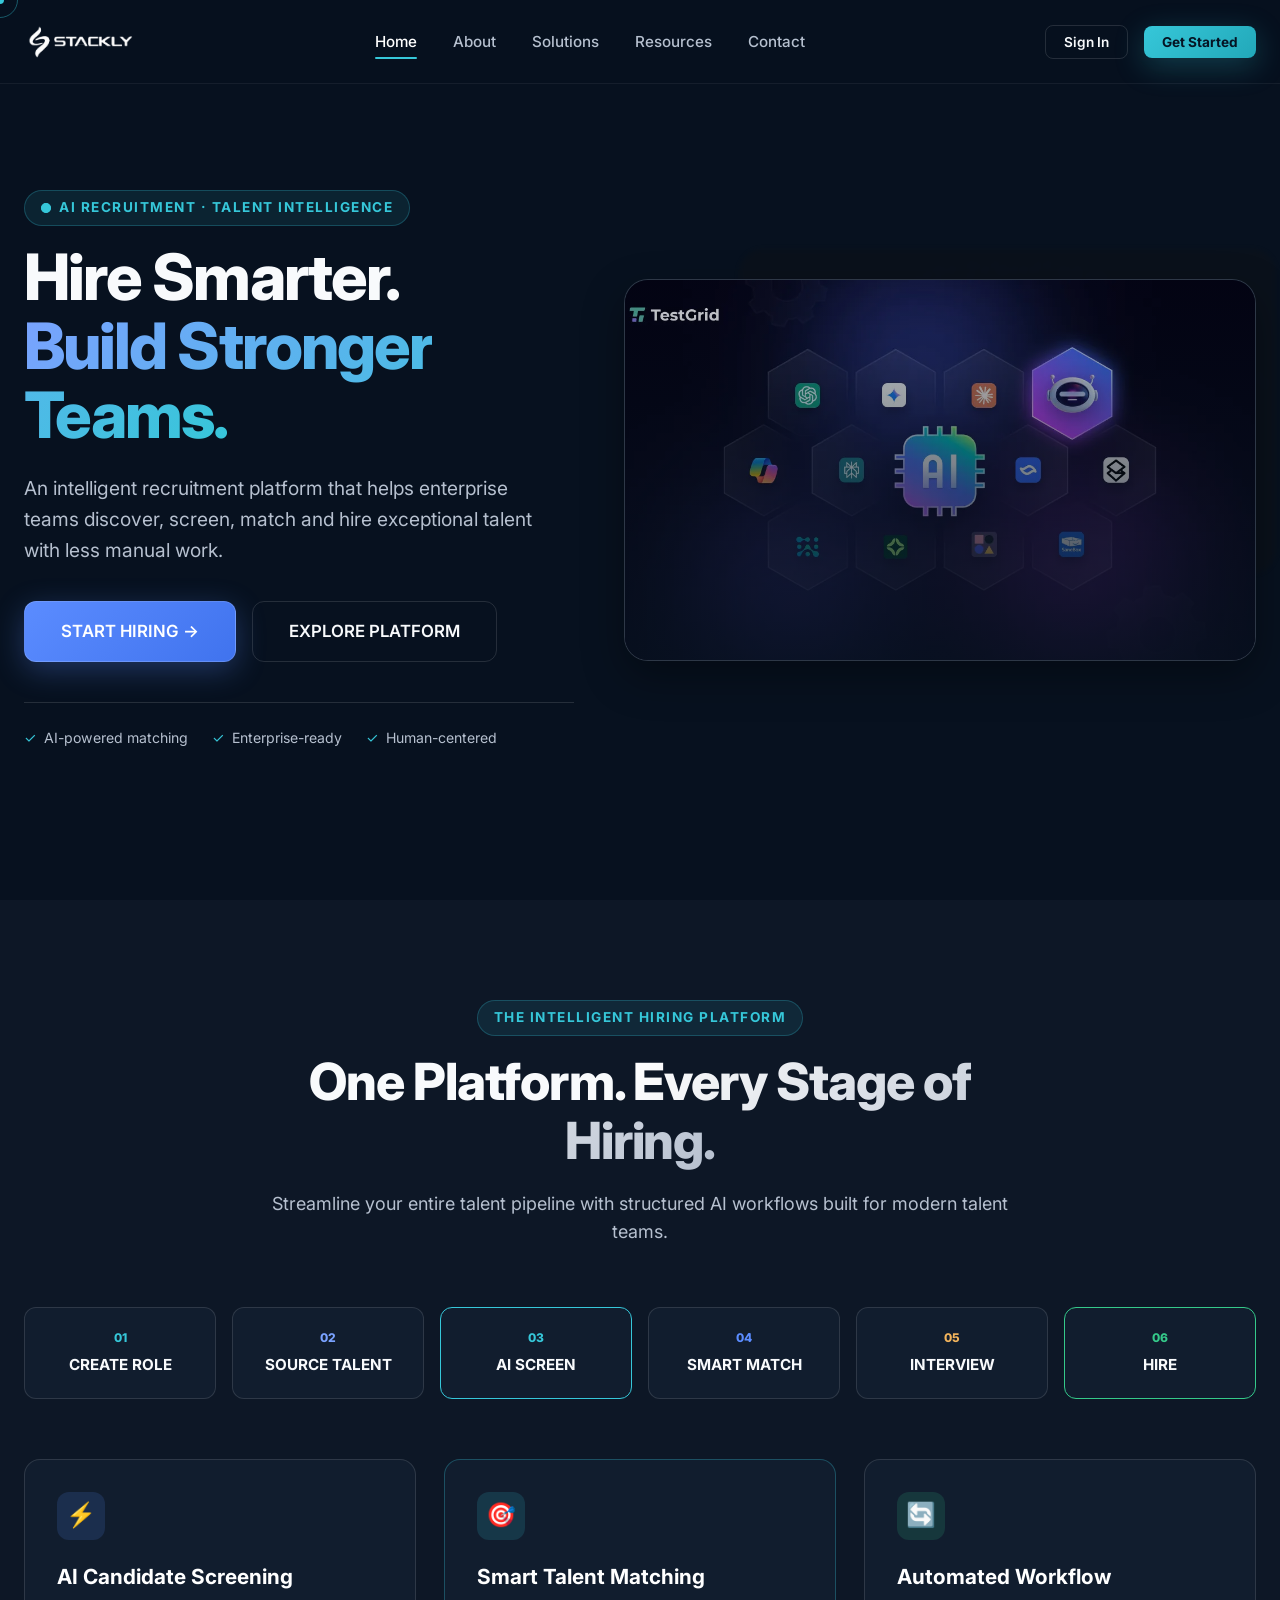
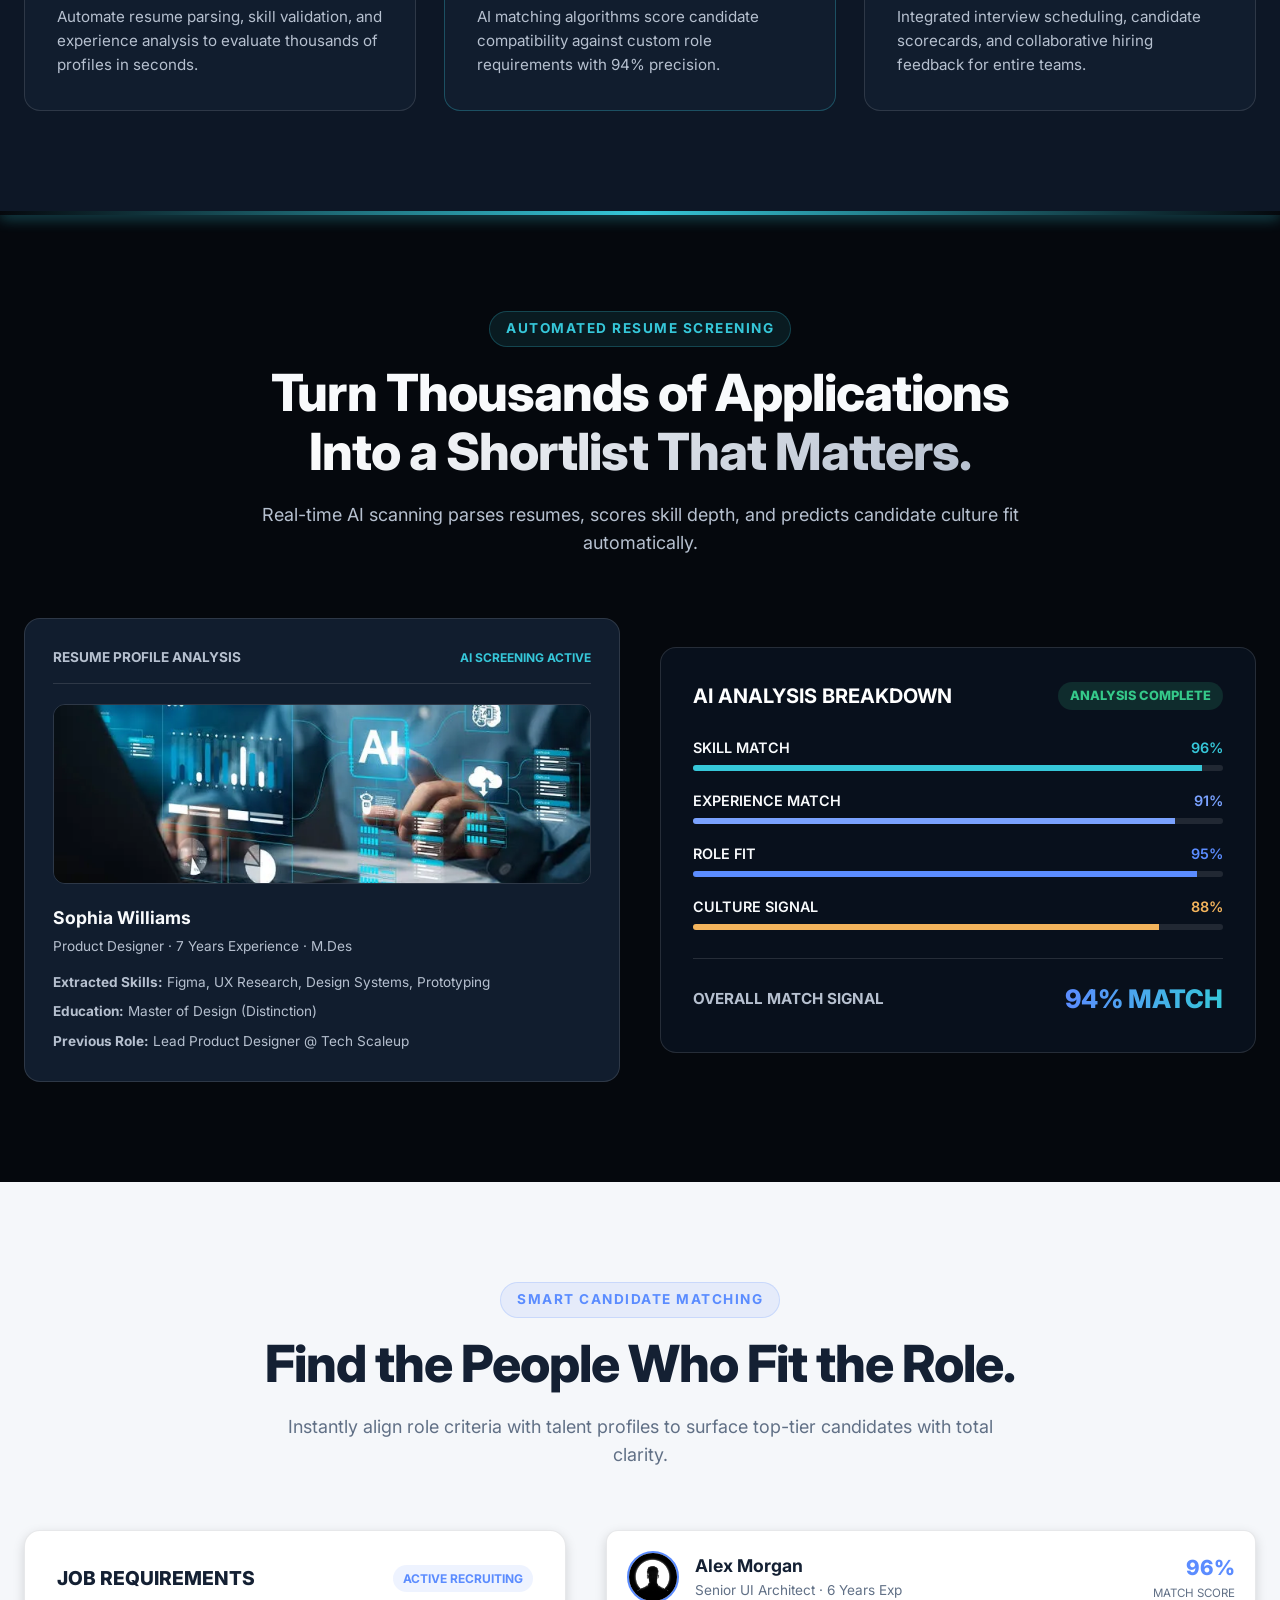
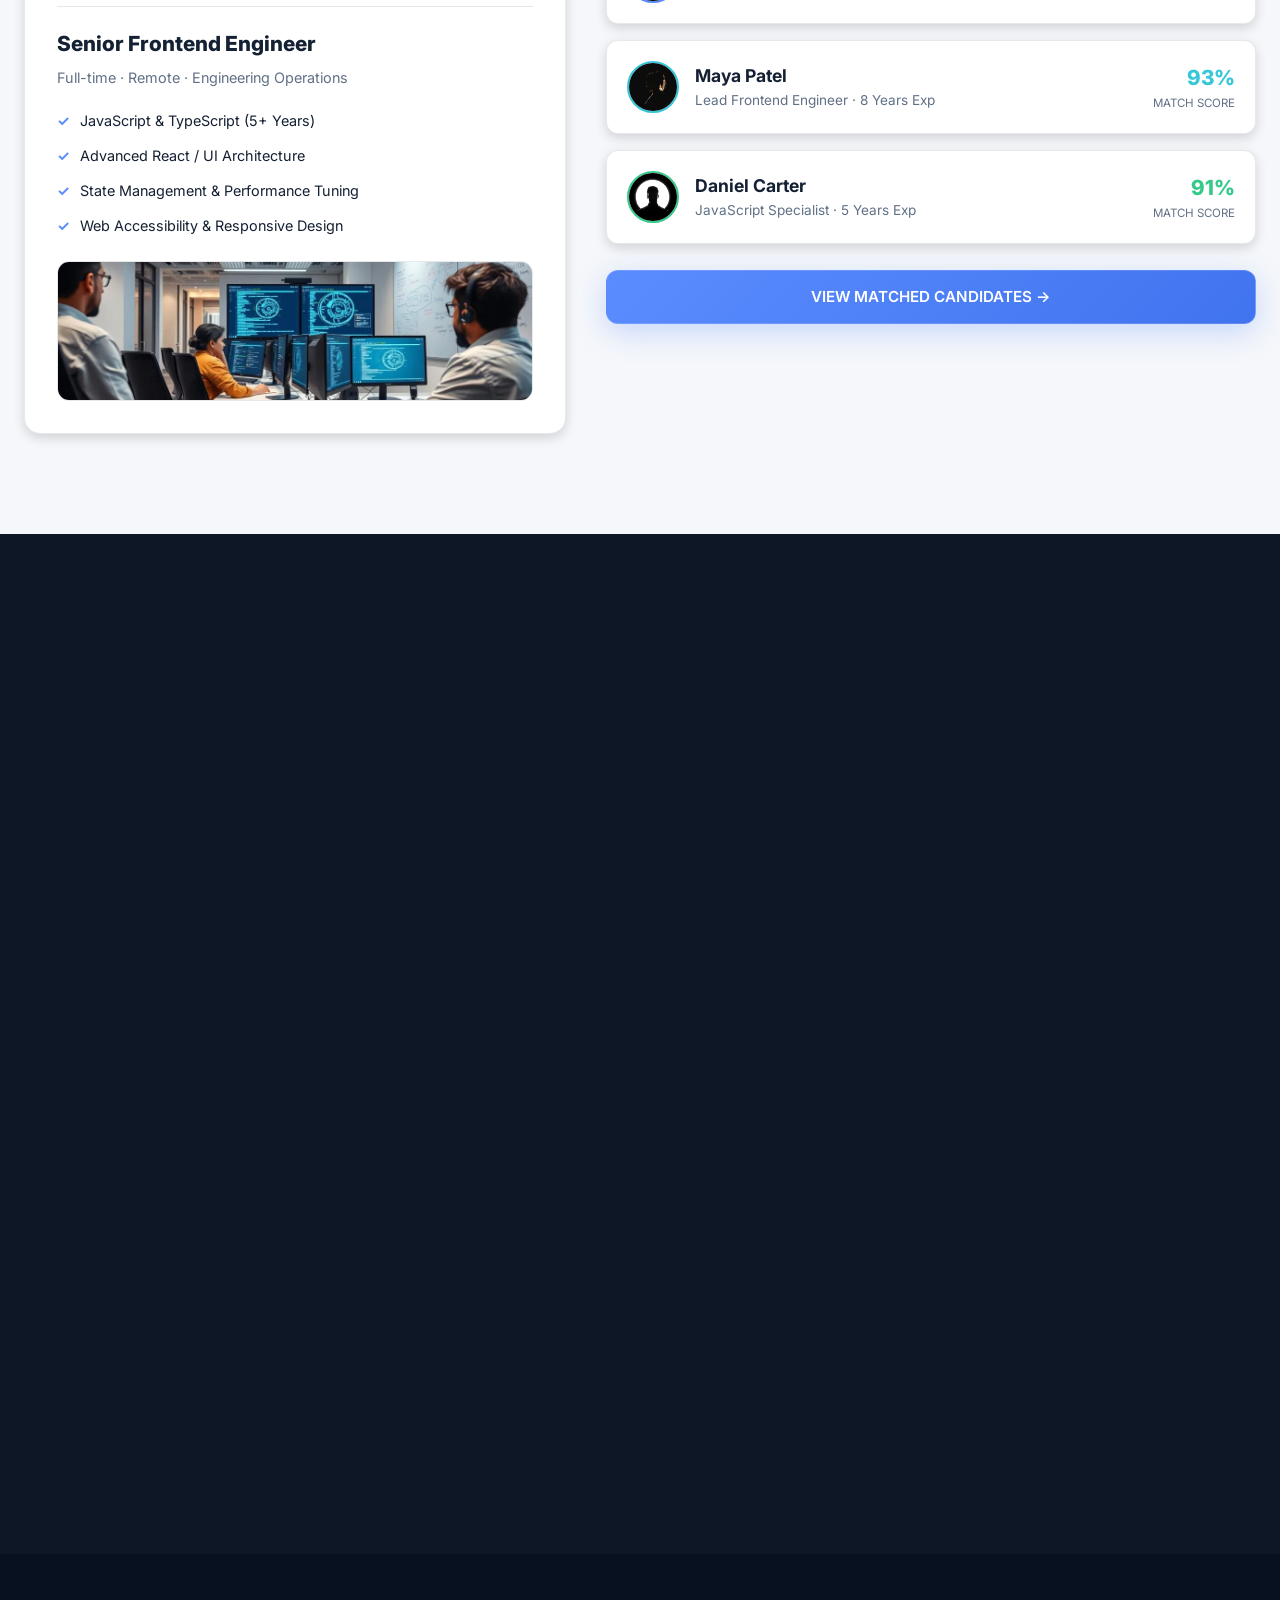
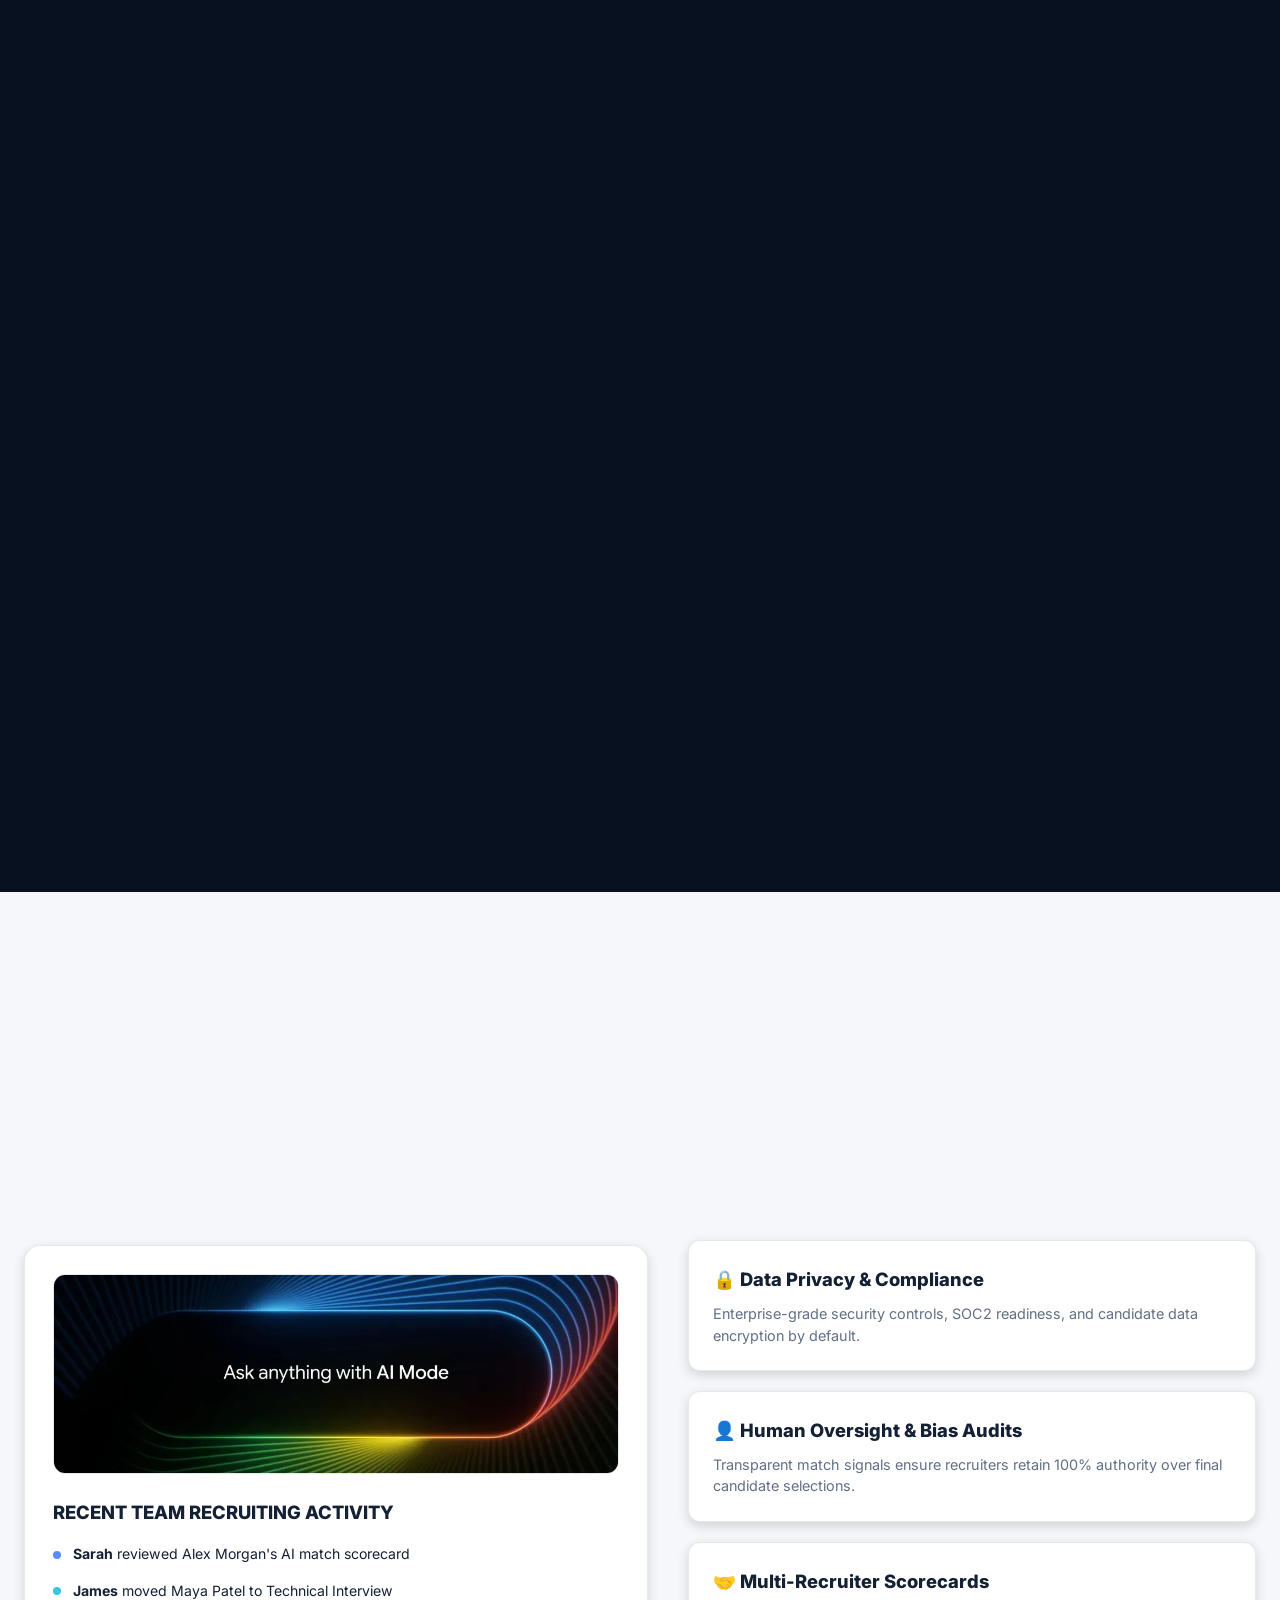
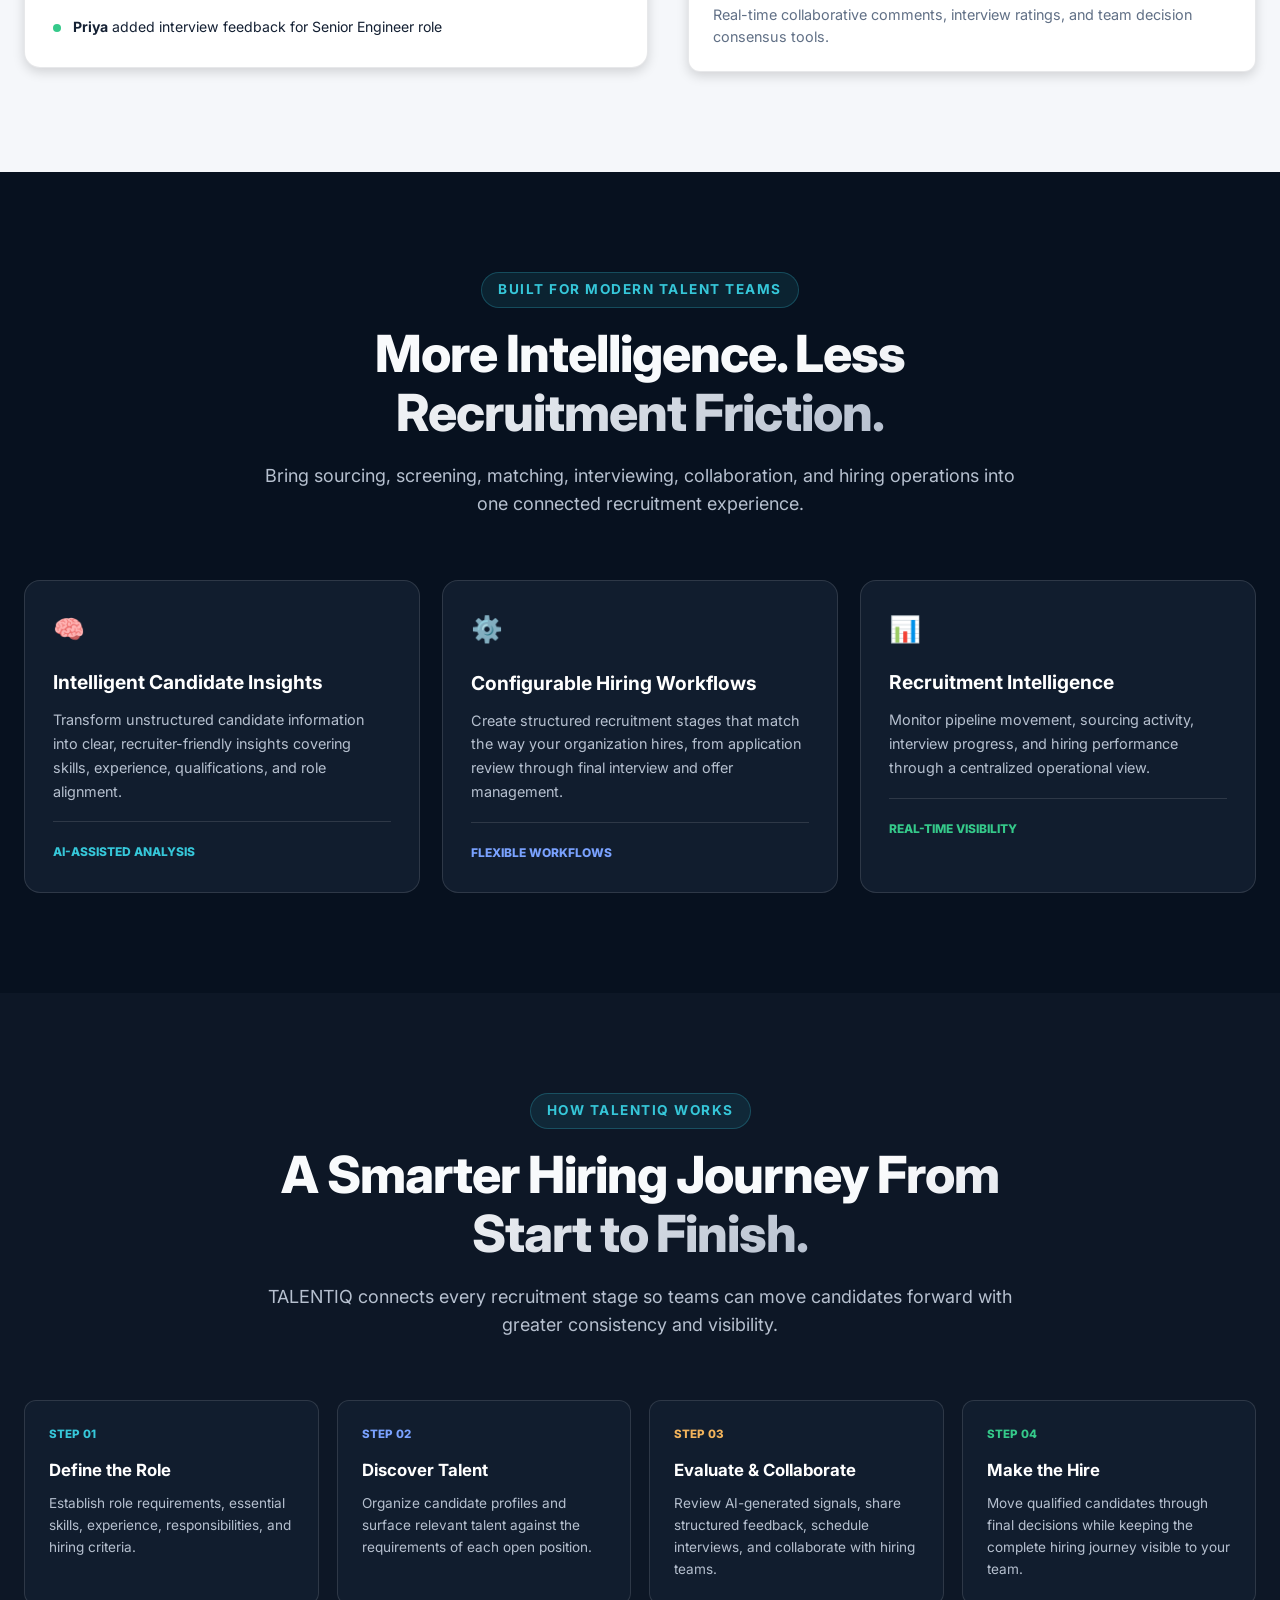
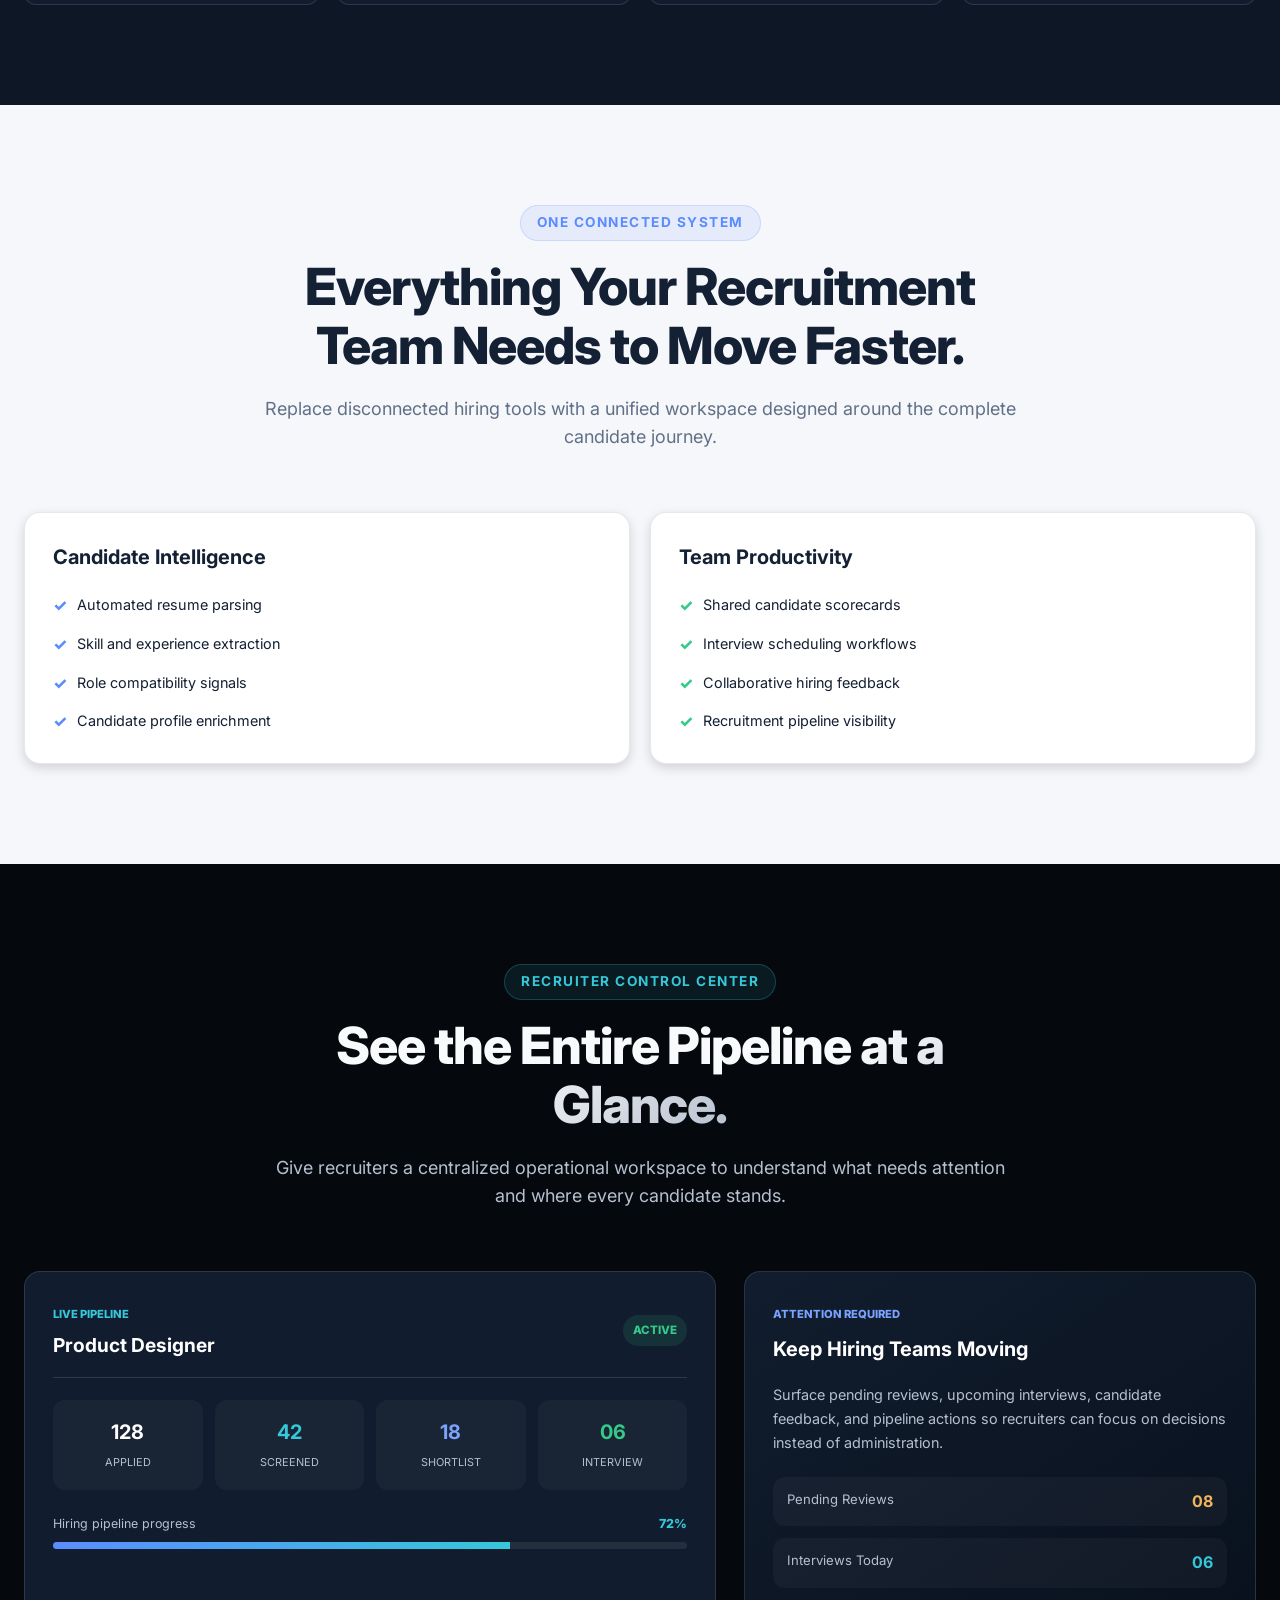
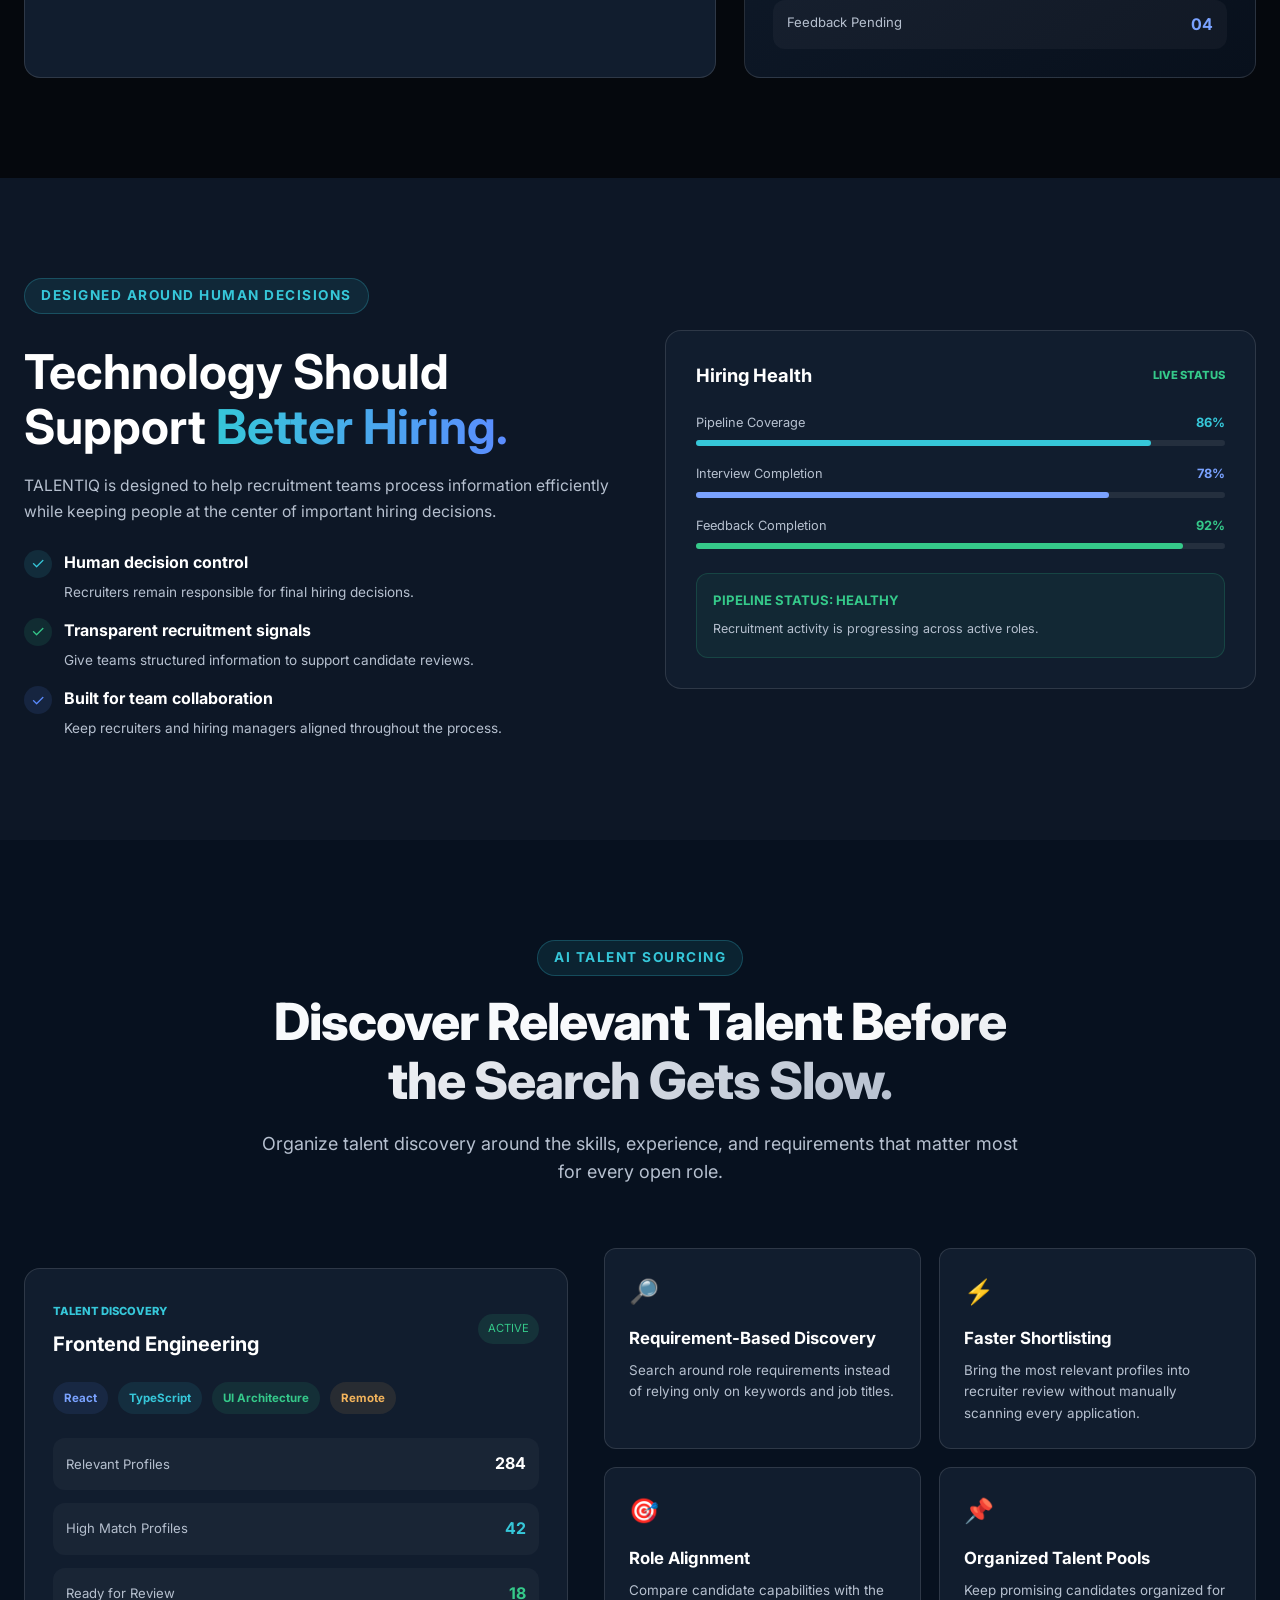
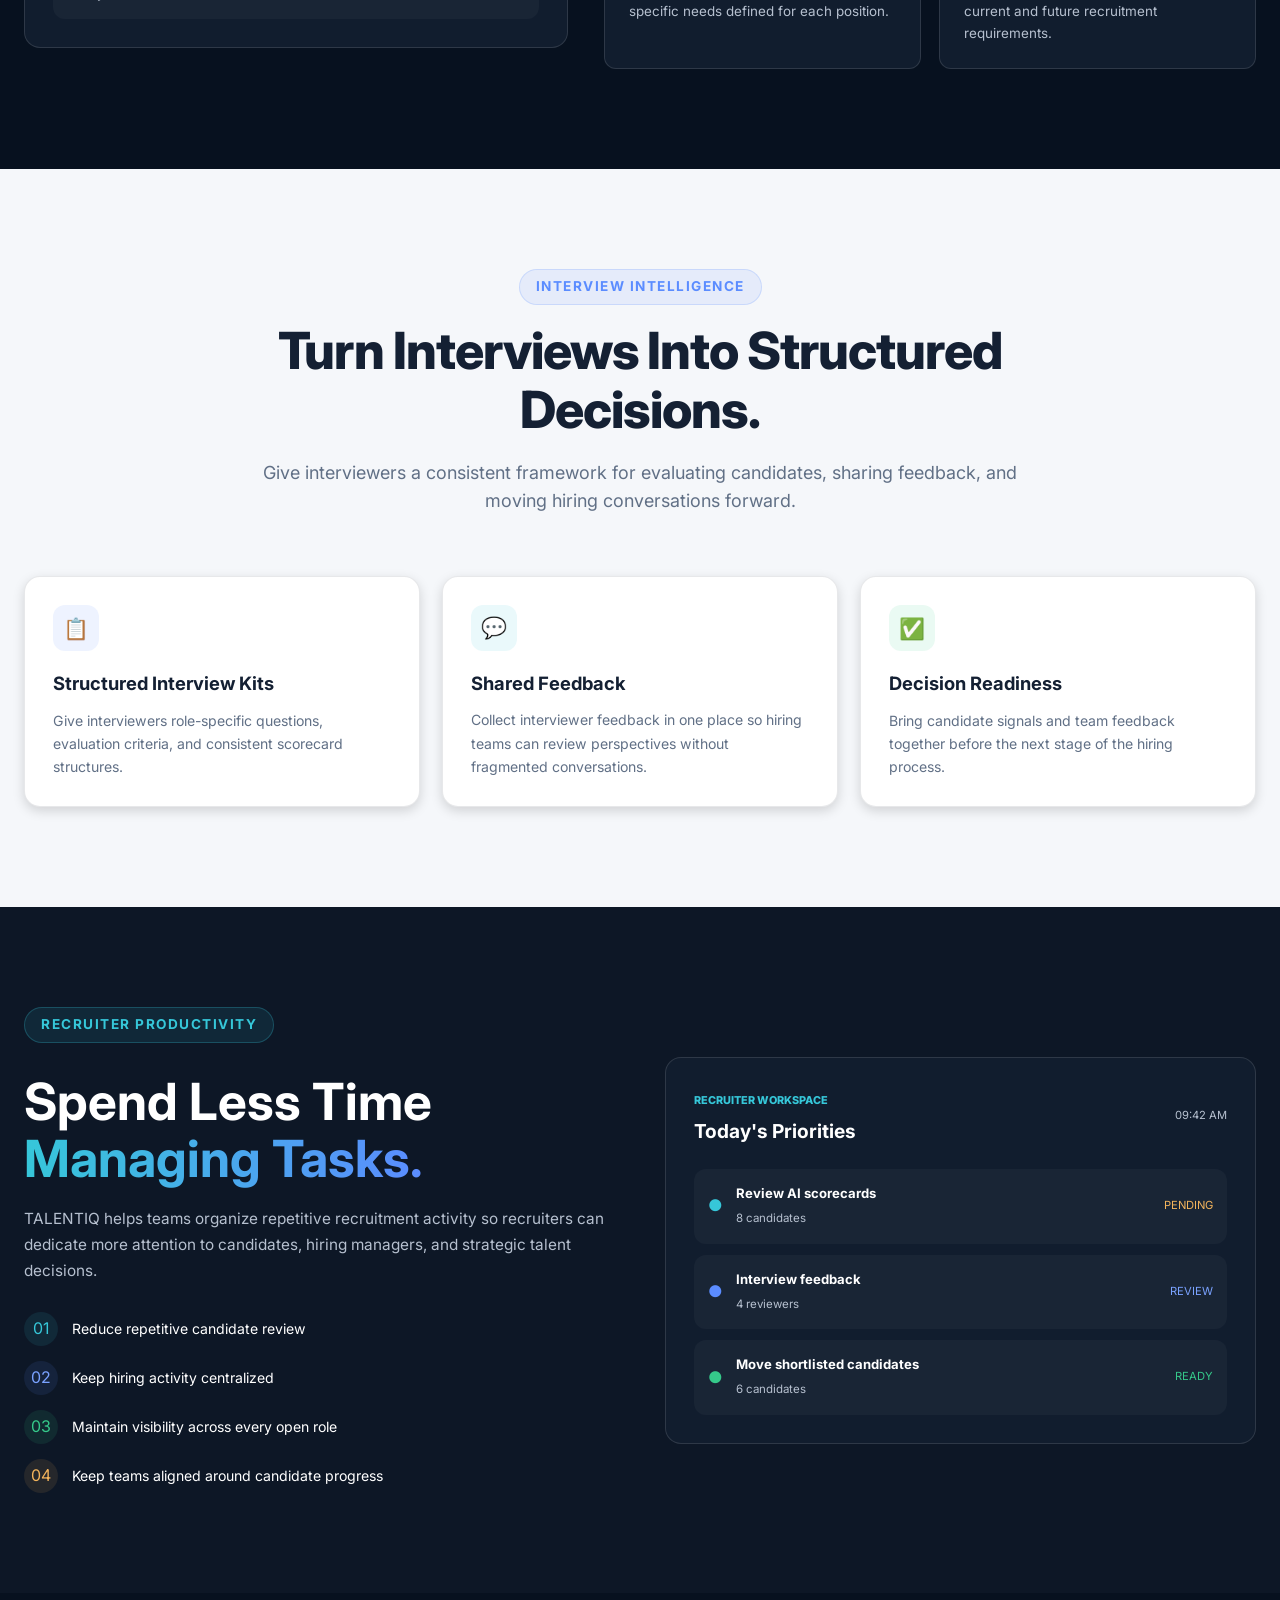
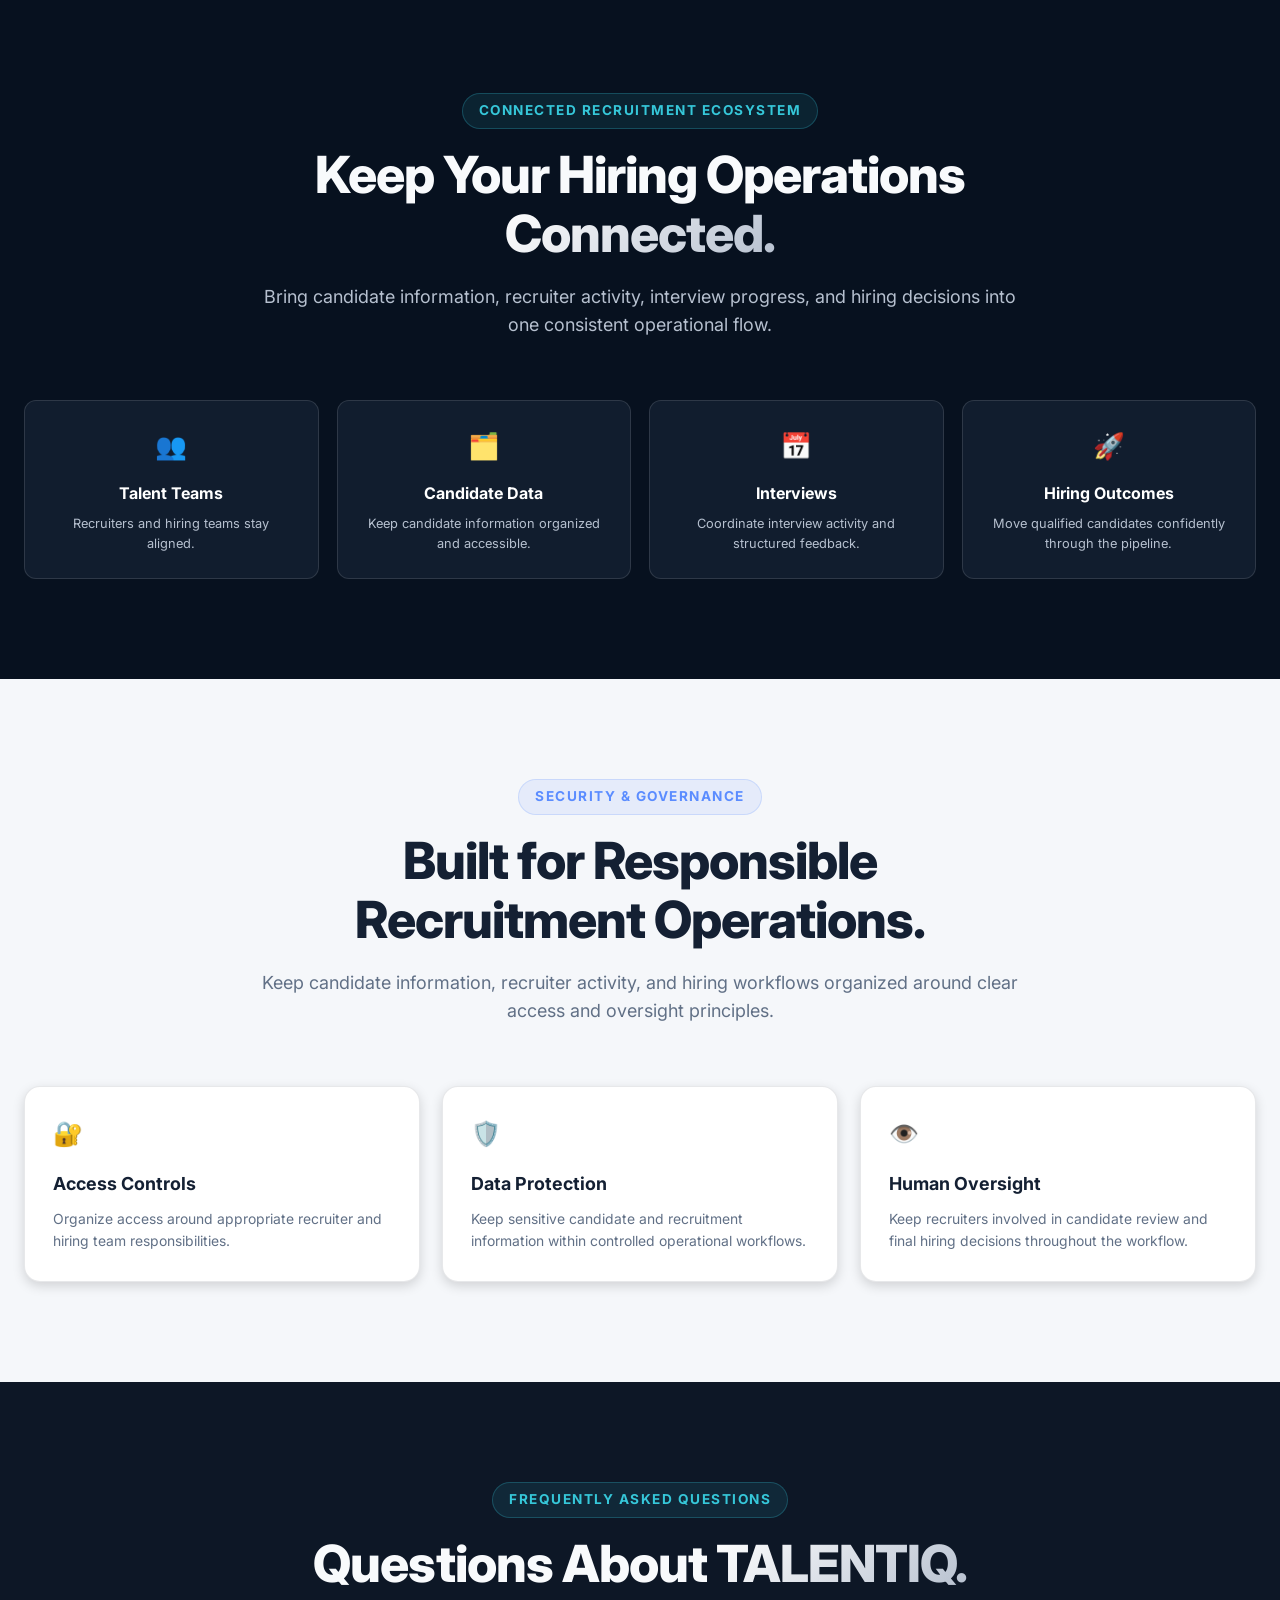
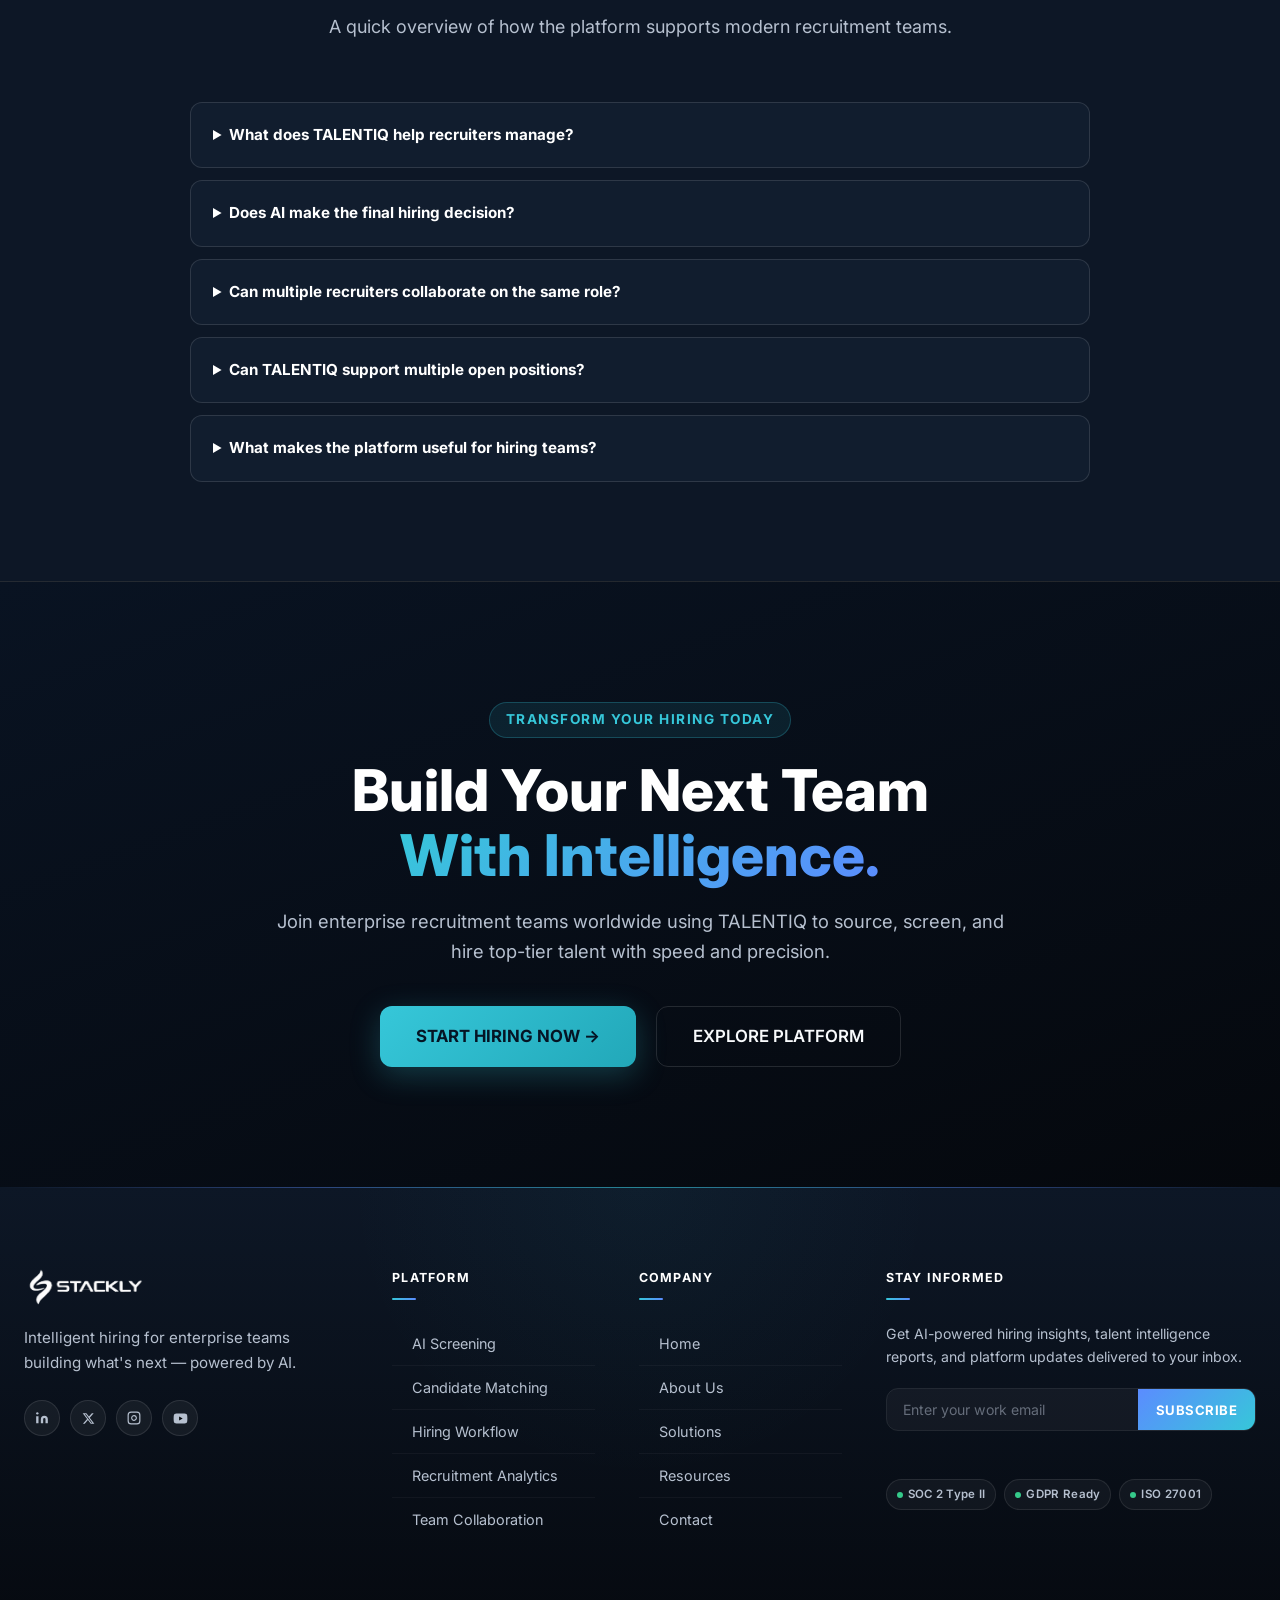
<file: index.html>
<!DOCTYPE html>
<html lang="en">

<head>
  <meta charset="UTF-8">
  <meta name="viewport" content="width=device-width, initial-scale=1.0">
  <title>Home</title>
  <meta name="description"
    content="Discover, screen, match and hire exceptional talent with TALENTIQ enterprise AI recruitment software.">

  <link rel="stylesheet" href="css/style.css">
  <link rel="stylesheet" href="css/animations.css">
  <link rel="stylesheet" href="css/responsive.css">
</head>

<body>

  <!-- Top Scroll Progress Bar -->
  <div class="scroll-progress-container">
    <div class="scroll-progress-bar" id="scrollProgressFill"></div>
  </div>

  <!-- AI System Preloader Screen -->
  <div class="preloader" id="preloader">
    <div class="preloader-scanner">
      <div class="preloader-ring"></div>
      <div class="preloader-ring-outer"></div>
      <div class="preloader-silhouette">
        <svg width="24" height="24" viewBox="0 0 24 24" fill="none" stroke="#36C7D9" stroke-width="2">
          <path d="M20 21v-2a4 4 0 0 0-4-4H8a4 4 0 0 0-4 4v2" />
          <circle cx="12" cy="7" r="4" />
        </svg>
      </div>
    </div>
    <div class="preloader-brand">AI PLATFORM</div>
    <div class="preloader-status" id="preloaderStatus">AI SYSTEM INITIALIZING...</div>
    <div class="preloader-progress-track">
      <div class="preloader-progress-fill" id="preloaderFill"></div>
    </div>
    <div class="preloader-percent" id="preloaderPercent">0%</div>
  </div>

  <!-- Global Sticky Navbar -->
  <header class="navbar">
    <div class="container navbar-container">
      <a href="index.html" class="brand-logo">
        <img src="assets/logo.webp" alt="TALENTIQ Logo" loading="eager">
      </a>

      <nav class="nav-links-wrapper">
        <ul class="nav-links">
          <li><a href="index.html" class="nav-link active">Home</a></li>
          <li><a href="about.html" class="nav-link">About</a></li>
          <li><a href="solutions.html" class="nav-link">Solutions</a></li>
          <li><a href="resources.html" class="nav-link">Resources</a></li>
          <li><a href="contact.html" class="nav-link">Contact</a></li>
        </ul>
      </nav>

      <div class="nav-cta">
        <button class="btn btn-outline btn-sm open-login-btn" data-role="user">Sign In</button>
        <button class="btn btn-cyan btn-sm magnetic-btn open-login-btn" data-role="user">Get Started</button>
      </div>

      <button class="hamburger-btn" id="hamburgerBtn" aria-label="Open Menu">
        <span></span>
        <span></span>
        <span></span>
      </button>
    </div>
  </header>

  <!-- Mobile Drawer -->
  <div class="mobile-overlay" id="mobileOverlay"></div>
  <aside class="mobile-drawer" id="mobileDrawer">
    <div class="drawer-header">
      <div class="brand-logo">
        <img src="assets/logo.webp" alt="TALENTIQ">
        <div class="brand-text">
        
        </div>
      </div>
      <button class="drawer-close-btn" id="drawerClose" aria-label="Close Menu">✕</button>
    </div>

    <ul class="drawer-menu">
      <li class="drawer-menu-item"><a href="index.html" class="active">Home</a></li>
      <li class="drawer-menu-item"><a href="about.html">About</a></li>
      <li class="drawer-menu-item"><a href="solutions.html">Solutions</a></li>
      <li class="drawer-menu-item"><a href="resources.html">Resources</a></li>
      <li class="drawer-menu-item"><a href="contact.html">Contact</a></li>
    </ul>

    <div class="drawer-actions">
      <button class="btn btn-outline btn-lg open-login-btn" data-role="user">Sign In</button>
      <button class="btn btn-primary btn-lg open-login-btn" data-role="user">Get Started</button>
    </div>
  </aside>

  <main>
    <!-- ============================================================
         SECTION 01 — PREMIUM HERO (MAJOR SECTION 1)
         ============================================================ -->
    <section class="section section-dark hero-section"
      style="min-height: 100vh; padding-top: 140px; display: flex; align-items: center;">
      <div class="container">
        <div class="grid-2col hero-composition"
          style="display: grid; grid-template-columns: 1fr 1.15fr; gap: 50px; align-items: center;">

          <!-- LEFT HERO CONTENT -->
          <div class="hero-content reveal-left">
            <div class="eyebrow">
              <span class="node-beacon"><span class="node-beacon-dot"></span><span
                  class="node-beacon-ping"></span></span>
              AI RECRUITMENT · TALENT INTELLIGENCE
            </div>

            <h1 class="hero-headline"
              style="font-size: clamp(2.8rem, 5vw, 4.2rem); font-weight: 800; line-height: 1.08; letter-spacing: -0.03em; margin-bottom: 24px;">
              Hire Smarter.<br>
              <span
                style="background: linear-gradient(135deg, var(--primary-soft) 0%, var(--cyan) 100%); -webkit-background-clip: text; -webkit-text-fill-color: transparent;">Build
                Stronger Teams.</span>
            </h1>

            <p class="hero-subtitle"
              style="font-size: 1.2rem; color: var(--text-secondary); margin-bottom: 36px; max-width: 540px; line-height: 1.6;">
              An intelligent recruitment platform that helps enterprise teams discover, screen, match and hire
              exceptional talent with less manual work.
            </p>

            <div class="hero-actions" style="display: flex; gap: 16px; margin-bottom: 40px; flex-wrap: wrap;">
              <a href="404.html" class="btn btn-primary btn-lg magnetic-btn">START HIRING →</a>
              <a href="404.html" class="btn btn-outline btn-lg magnetic-btn">EXPLORE PLATFORM</a>
            </div>

            <div class="hero-trust-list"
              style="display: flex; align-items: center; gap: 24px; color: var(--text-secondary); font-size: 0.88rem; border-top: 1px solid var(--border-dark); padding-top: 24px;">
              <div style="display: flex; align-items: center; gap: 8px;">
                <span style="color: var(--cyan);">✓</span> AI-powered matching
              </div>
              <div style="display: flex; align-items: center; gap: 8px;">
                <span style="color: var(--cyan);">✓</span> Enterprise-ready
              </div>
              <div style="display: flex; align-items: center; gap: 8px;">
                <span style="color: var(--cyan);">✓</span> Human-centered
              </div>
            </div>
          </div>

          <!-- RIGHT HERO VISUAL COMPOSITION (4 REPLACEABLE IMAGES LOADED VIA HTML SRC) -->
          <div class="hero-visual-wrapper reveal-right" style="position: relative;">

            <!-- Layer 1: Background Subtle Office Image -->
            <div
              style="position: absolute; top: -30px; right: -20px; width: 85%; height: 85%; border-radius: var(--radius-xl); overflow: hidden; opacity: 0.35; filter: blur(2px);">
              <img src="assets/hb.webp" alt="Corporate office backdrop" loading="eager"
                style="width: 100%; height: 100%; object-fit: cover;">
            </div>

            <!-- Layer 2: Core Recruitment Image Frame -->
            <div class="hero-image-frame"
              style="position: relative; border-radius: var(--radius-xl); overflow: hidden; border: 1px solid var(--border-dark); box-shadow: var(--shadow-lg); background: var(--surface);">
              <img src="assets/h1.webp" alt="AI recruitment platform visualization" loading="eager"
                style="width: 100%; height: 380px; object-fit: cover;">
              <div
                style="position: absolute; inset: 0; background: linear-gradient(180deg, rgba(7,17,31,0.2) 0%, rgba(7,17,31,0.85) 100%);">
              </div>
            </div>

            

          

          </div>

        </div>
      </div>
    </section>

    <!-- ============================================================
         SECTION 02 — AI RECRUITMENT PLATFORM (MAJOR SECTION 2)
         ============================================================ -->
    <section class="section section-secondary">
      <div class="container">
        <div class="section-header reveal">
          <span class="eyebrow">THE INTELLIGENT HIRING PLATFORM</span>
          <h2 class="section-title">One Platform. <span>Every Stage of Hiring.</span></h2>
          <p class="section-subtitle">Streamline your entire talent pipeline with structured AI workflows built for
            modern talent teams.</p>
        </div>

        <div style="display: grid; grid-template-columns: repeat(6, 1fr); gap: 16px; margin-bottom: 60px;"
          class="reveal-scale">
          <div
            style="background: var(--surface); padding: 20px 14px; border-radius: var(--radius-md); border: 1px solid var(--border-dark); text-align: center;">
            <div style="font-size: 0.75rem; font-weight: 800; color: var(--cyan); margin-bottom: 6px;">01</div>
            <h4 style="font-size: 0.95rem; font-weight: 700;">CREATE ROLE</h4>
          </div>
          <div
            style="background: var(--surface); padding: 20px 14px; border-radius: var(--radius-md); border: 1px solid var(--border-dark); text-align: center;">
            <div style="font-size: 0.75rem; font-weight: 800; color: var(--primary-soft); margin-bottom: 6px;">02</div>
            <h4 style="font-size: 0.95rem; font-weight: 700;">SOURCE TALENT</h4>
          </div>
          <div
            style="background: var(--surface); padding: 20px 14px; border-radius: var(--radius-md); border: 1px solid var(--border-dark); text-align: center; border-color: var(--cyan);">
            <div style="font-size: 0.75rem; font-weight: 800; color: var(--cyan); margin-bottom: 6px;">03</div>
            <h4 style="font-size: 0.95rem; font-weight: 700;">AI SCREEN</h4>
          </div>
          <div
            style="background: var(--surface); padding: 20px 14px; border-radius: var(--radius-md); border: 1px solid var(--border-dark); text-align: center;">
            <div style="font-size: 0.75rem; font-weight: 800; color: var(--primary); margin-bottom: 6px;">04</div>
            <h4 style="font-size: 0.95rem; font-weight: 700;">SMART MATCH</h4>
          </div>
          <div
            style="background: var(--surface); padding: 20px 14px; border-radius: var(--radius-md); border: 1px solid var(--border-dark); text-align: center;">
            <div style="font-size: 0.75rem; font-weight: 800; color: var(--warning); margin-bottom: 6px;">05</div>
            <h4 style="font-size: 0.95rem; font-weight: 700;">INTERVIEW</h4>
          </div>
          <div
            style="background: var(--surface); padding: 20px 14px; border-radius: var(--radius-md); border: 1px solid var(--border-dark); text-align: center; border-color: var(--success);">
            <div style="font-size: 0.75rem; font-weight: 800; color: var(--success); margin-bottom: 6px;">06</div>
            <h4 style="font-size: 0.95rem; font-weight: 700;">HIRE</h4>
          </div>
        </div>

        <div style="display: grid; grid-template-columns: repeat(3, 1fr); gap: 28px;" class="grid-3col">
          <div class="hover-lift"
            style="background: var(--surface); border: 1px solid var(--border-dark); border-radius: var(--radius-lg); padding: 32px;">
            <div
              style="width: 48px; height: 48px; background: rgba(91,140,255,0.15); border-radius: var(--radius-md); display: flex; align-items: center; justify-content: center; font-size: 1.5rem; color: var(--primary); margin-bottom: 20px;">
              ⚡</div>
            <h3 style="font-size: 1.3rem; font-weight: 700; margin-bottom: 12px; color: var(--white);">AI Candidate
              Screening</h3>
            <p style="color: var(--text-secondary); font-size: 0.95rem; line-height: 1.6;">Automate resume parsing,
              skill validation, and experience analysis to evaluate thousands of profiles in seconds.</p>
          </div>

          <div class="hover-lift"
            style="background: var(--surface); border: 1px solid var(--border-dark); border-radius: var(--radius-lg); padding: 32px; border-color: rgba(54,199,217,0.3);">
            <div
              style="width: 48px; height: 48px; background: rgba(54,199,217,0.15); border-radius: var(--radius-md); display: flex; align-items: center; justify-content: center; font-size: 1.5rem; color: var(--cyan); margin-bottom: 20px;">
              🎯</div>
            <h3 style="font-size: 1.3rem; font-weight: 700; margin-bottom: 12px; color: var(--white);">Smart Talent
              Matching</h3>
            <p style="color: var(--text-secondary); font-size: 0.95rem; line-height: 1.6;">AI matching algorithms score
              candidate compatibility against custom role requirements with 94% precision.</p>
          </div>

          <div class="hover-lift"
            style="background: var(--surface); border: 1px solid var(--border-dark); border-radius: var(--radius-lg); padding: 32px;">
            <div
              style="width: 48px; height: 48px; background: rgba(53,201,138,0.15); border-radius: var(--radius-md); display: flex; align-items: center; justify-content: center; font-size: 1.5rem; color: var(--success); margin-bottom: 20px;">
              🔄</div>
            <h3 style="font-size: 1.3rem; font-weight: 700; margin-bottom: 12px; color: var(--white);">Automated
              Workflow</h3>
            <p style="color: var(--text-secondary); font-size: 0.95rem; line-height: 1.6;">Integrated interview
              scheduling, candidate scorecards, and collaborative hiring feedback for entire teams.</p>
          </div>
        </div>
      </div>
    </section>

    <!-- ============================================================
         SECTION 03 — AI CANDIDATE SCREENING (MAJOR SECTION 3)
         ============================================================ -->
    <section class="section section-darkest ai-scan-overlay">
      <div class="ai-scan-bar"></div>
      <div class="container">
        <div class="section-header reveal">
          <span class="eyebrow">AUTOMATED RESUME SCREENING</span>
          <h2 class="section-title">Turn Thousands of Applications <span>Into a Shortlist That Matters.</span></h2>
          <p class="section-subtitle">Real-time AI scanning parses resumes, scores skill depth, and predicts candidate
            culture fit automatically.</p>
        </div>

        <div class="grid-2col" style="display: grid; grid-template-columns: 1fr 1fr; gap: 40px; align-items: center;">
          <!-- LEFT: RESUME PREVIEW & IMAGE -->
          <div class="reveal-left"
            style="background: var(--surface); border: 1px solid var(--border-dark); border-radius: var(--radius-lg); padding: 28px; position: relative; overflow: hidden;">
            <div
              style="display: flex; align-items: center; justify-content: space-between; margin-bottom: 20px; border-bottom: 1px solid var(--border-dark); padding-bottom: 14px;">
              <span style="font-size: 0.85rem; font-weight: 700; color: var(--text-secondary);">RESUME PROFILE
                ANALYSIS</span>
              <span style="font-size: 0.75rem; color: var(--cyan); font-weight: 700;">AI SCREENING ACTIVE</span>
            </div>

            <!-- Replaceable Image: ai-screening.webp -->
            <div
              style="height: 180px; border-radius: var(--radius-md); overflow: hidden; margin-bottom: 20px; border: 1px solid var(--border-dark);">
              <img src="assets/h2.webp" alt="AI Resume Screening Visual" loading="lazy"
                style="width: 100%; height: 100%; object-fit: cover;">
            </div>

            <div style="color: var(--text-primary);">
              <h4 style="font-size: 1.1rem; font-weight: 700; margin-bottom: 4px;">Sophia Williams</h4>
              <p style="font-size: 0.85rem; color: var(--text-secondary); margin-bottom: 14px;">Product Designer · 7
                Years Experience · M.Des</p>

              <div
                style="display: flex; flex-direction: column; gap: 8px; font-size: 0.85rem; color: var(--text-secondary);">
                <div><strong>Extracted Skills:</strong> Figma, UX Research, Design Systems, Prototyping</div>
                <div><strong>Education:</strong> Master of Design (Distinction)</div>
                <div><strong>Previous Role:</strong> Lead Product Designer @ Tech Scaleup</div>
              </div>
            </div>
          </div>

          <!-- RIGHT: AI SCORE BREAKDOWN -->
          <div class="reveal-right"
            style="background: var(--bg-deep); border: 1px solid var(--border-dark); border-radius: var(--radius-lg); padding: 32px;">
            <div style="display: flex; align-items: center; justify-content: space-between; margin-bottom: 24px;">
              <h3 style="font-size: 1.25rem; font-weight: 700; color: var(--white);">AI ANALYSIS BREAKDOWN</h3>
              <span
                style="font-size: 0.8rem; font-weight: 800; color: var(--success); background: rgba(53,201,138,0.15); padding: 4px 12px; border-radius: var(--radius-full);">ANALYSIS
                COMPLETE</span>
            </div>

            <div style="display: flex; flex-direction: column; gap: 18px;">
              <div>
                <div
                  style="display: flex; justify-content: space-between; font-size: 0.9rem; margin-bottom: 6px; font-weight: 600;">
                  <span>SKILL MATCH</span>
                  <span style="color: var(--cyan);">96%</span>
                </div>
                <div style="height: 6px; background: rgba(255,255,255,0.1); border-radius: 3px; overflow: hidden;">
                  <div style="width: 96%; height: 100%; background: var(--cyan);"></div>
                </div>
              </div>

              <div>
                <div
                  style="display: flex; justify-content: space-between; font-size: 0.9rem; margin-bottom: 6px; font-weight: 600;">
                  <span>EXPERIENCE MATCH</span>
                  <span style="color: var(--primary-soft);">91%</span>
                </div>
                <div style="height: 6px; background: rgba(255,255,255,0.1); border-radius: 3px; overflow: hidden;">
                  <div style="width: 91%; height: 100%; background: var(--primary-soft);"></div>
                </div>
              </div>

              <div>
                <div
                  style="display: flex; justify-content: space-between; font-size: 0.9rem; margin-bottom: 6px; font-weight: 600;">
                  <span>ROLE FIT</span>
                  <span style="color: var(--primary);">95%</span>
                </div>
                <div style="height: 6px; background: rgba(255,255,255,0.1); border-radius: 3px; overflow: hidden;">
                  <div style="width: 95%; height: 100%; background: var(--primary);"></div>
                </div>
              </div>

              <div>
                <div
                  style="display: flex; justify-content: space-between; font-size: 0.9rem; margin-bottom: 6px; font-weight: 600;">
                  <span>CULTURE SIGNAL</span>
                  <span style="color: var(--warning);">88%</span>
                </div>
                <div style="height: 6px; background: rgba(255,255,255,0.1); border-radius: 3px; overflow: hidden;">
                  <div style="width: 88%; height: 100%; background: var(--warning);"></div>
                </div>
              </div>
            </div>

            <div
              style="margin-top: 28px; padding-top: 20px; border-top: 1px solid var(--border-dark); display: flex; align-items: center; justify-content: space-between;">
              <span style="font-size: 0.95rem; font-weight: 700; color: var(--text-secondary);">OVERALL MATCH
                SIGNAL</span>
              <span
                style="font-size: 1.6rem; font-weight: 800; color: var(--white); background: linear-gradient(90deg, var(--primary) 0%, var(--cyan) 100%); -webkit-background-clip: text; -webkit-text-fill-color: transparent;">94%
                MATCH</span>
            </div>
          </div>
        </div>
      </div>
    </section>

    <!-- ============================================================
         SECTION 04 — SMART TALENT MATCHING (MAJOR SECTION 4)
         ============================================================ -->
    <section class="section section-light">
      <div class="container">
        <div class="section-header reveal">
          <span class="eyebrow eyebrow-light">SMART CANDIDATE MATCHING</span>
          <h2 class="section-title">Find the People <span>Who Fit the Role.</span></h2>
          <p class="section-subtitle">Instantly align role criteria with talent profiles to surface top-tier candidates
            with total clarity.</p>
        </div>

        <div class="grid-2col"
          style="display: grid; grid-template-columns: 1fr 1.2fr; gap: 40px; align-items: flex-start;">
          <!-- LEFT: JOB REQUIREMENTS -->
          <div class="reveal-left"
            style="background: var(--surface-white); border: 1px solid var(--border-light); border-radius: var(--radius-lg); padding: 32px; box-shadow: var(--shadow-sm);">
            <div
              style="display: flex; align-items: center; justify-content: space-between; margin-bottom: 20px; border-bottom: 1px solid var(--border-light); padding-bottom: 12px;">
              <h3 style="font-size: 1.2rem; font-weight: 800; color: var(--dark-text);">JOB REQUIREMENTS</h3>
              <span
                style="font-size: 0.75rem; font-weight: 700; color: var(--primary); background: rgba(91,140,255,0.1); padding: 4px 10px; border-radius: var(--radius-full);">ACTIVE
                RECRUITING</span>
            </div>

            <h4 style="font-size: 1.3rem; font-weight: 800; color: var(--dark-text); margin-bottom: 6px;">Senior
              Frontend Engineer</h4>
            <p style="font-size: 0.9rem; color: var(--dark-muted); margin-bottom: 20px;">Full-time · Remote ·
              Engineering Operations</p>

            <div style="display: flex; flex-direction: column; gap: 12px; margin-bottom: 24px;">
              <div style="display: flex; align-items: center; gap: 10px; font-size: 0.9rem; color: var(--dark-text);">
                <span style="color: var(--primary); font-weight: 700;">✓</span> JavaScript & TypeScript (5+ Years)
              </div>
              <div style="display: flex; align-items: center; gap: 10px; font-size: 0.9rem; color: var(--dark-text);">
                <span style="color: var(--primary); font-weight: 700;">✓</span> Advanced React / UI Architecture
              </div>
              <div style="display: flex; align-items: center; gap: 10px; font-size: 0.9rem; color: var(--dark-text);">
                <span style="color: var(--primary); font-weight: 700;">✓</span> State Management & Performance Tuning
              </div>
              <div style="display: flex; align-items: center; gap: 10px; font-size: 0.9rem; color: var(--dark-text);">
                <span style="color: var(--primary); font-weight: 700;">✓</span> Web Accessibility & Responsive Design
              </div>
            </div>

            <!-- Replaceable image: candidate.webp -->
            <div
              style="height: 140px; border-radius: var(--radius-md); overflow: hidden; border: 1px solid var(--border-light);">
              <img src="assets/h3.webp" alt="Talent pool candidate profile" loading="lazy"
                style="width: 100%; height: 100%; object-fit: cover;">
            </div>
          </div>

          <!-- RIGHT: MATCHED TALENT CARDS -->
          <div class="reveal-right" style="display: flex; flex-direction: column; gap: 16px;">
            <!-- Candidate 1 -->
            <div class="hover-lift"
              style="background: var(--surface-white); border: 1px solid var(--border-light); border-radius: var(--radius-md); padding: 20px; display: flex; align-items: center; justify-content: space-between; box-shadow: var(--shadow-sm);">
              <div style="display: flex; align-items: center; gap: 16px;">
                <img src="assets/profile m (1).webp" alt="Alex Morgan Candidate"
                  style="width: 52px; height: 52px; border-radius: 50%; object-fit: cover; border: 2px solid var(--primary);"
                  loading="lazy">
                <div>
                  <h4 style="font-size: 1.1rem; font-weight: 700; color: var(--dark-text);">Alex Morgan</h4>
                  <p style="font-size: 0.85rem; color: var(--dark-muted);">Senior UI Architect · 6 Years Exp</p>
                </div>
              </div>
              <div style="text-align: right;">
                <span style="font-size: 1.3rem; font-weight: 800; color: var(--primary);">96%</span>
                <span style="display: block; font-size: 0.72rem; color: var(--dark-muted);">MATCH SCORE</span>
              </div>
            </div>

            <!-- Candidate 2 -->
            <div class="hover-lift"
              style="background: var(--surface-white); border: 1px solid var(--border-light); border-radius: var(--radius-md); padding: 20px; display: flex; align-items: center; justify-content: space-between; box-shadow: var(--shadow-sm);">
              <div style="display: flex; align-items: center; gap: 16px;">
                <img src="assets/profile m (2).webp" alt="Maya Patel Candidate"
                  style="width: 52px; height: 52px; border-radius: 50%; object-fit: cover; border: 2px solid var(--cyan);"
                  loading="lazy">
                <div>
                  <h4 style="font-size: 1.1rem; font-weight: 700; color: var(--dark-text);">Maya Patel</h4>
                  <p style="font-size: 0.85rem; color: var(--dark-muted);">Lead Frontend Engineer · 8 Years Exp</p>
                </div>
              </div>
              <div style="text-align: right;">
                <span style="font-size: 1.3rem; font-weight: 800; color: var(--cyan);">93%</span>
                <span style="display: block; font-size: 0.72rem; color: var(--dark-muted);">MATCH SCORE</span>
              </div>
            </div>

            <!-- Candidate 3 -->
            <div class="hover-lift"
              style="background: var(--surface-white); border: 1px solid var(--border-light); border-radius: var(--radius-md); padding: 20px; display: flex; align-items: center; justify-content: space-between; box-shadow: var(--shadow-sm);">
              <div style="display: flex; align-items: center; gap: 16px;">
                <img src="assets/profile m (1).webp" alt="Daniel Carter Candidate"
                  style="width: 52px; height: 52px; border-radius: 50%; object-fit: cover; border: 2px solid var(--success);"
                  loading="lazy">
                <div>
                  <h4 style="font-size: 1.1rem; font-weight: 700; color: var(--dark-text);">Daniel Carter</h4>
                  <p style="font-size: 0.85rem; color: var(--dark-muted);">JavaScript Specialist · 5 Years Exp</p>
                </div>
              </div>
              <div style="text-align: right;">
                <span style="font-size: 1.3rem; font-weight: 800; color: var(--success);">91%</span>
                <span style="display: block; font-size: 0.72rem; color: var(--dark-muted);">MATCH SCORE</span>
              </div>
            </div>

            <div style="margin-top: 10px;">
              <a href="404.html" class="btn btn-primary magnetic-btn" style="width: 100%;">VIEW MATCHED CANDIDATES →</a>
            </div>
          </div>
        </div>
      </div>
    </section>

    <!-- ============================================================
         SECTION 05 — RECRUITMENT WORKFLOW (MAJOR SECTION 5)
         ============================================================ -->
    <section class="section section-secondary">
      <div class="container">
        <div class="section-header reveal">
          <span class="eyebrow">AUTOMATED HIRING WORKFLOW</span>
          <h2 class="section-title">From Application to Offer, <span>Without the Busywork.</span></h2>
          <p class="section-subtitle">Accelerate candidate velocity while maintaining full team visibility across every
            hiring milestone.</p>
        </div>

        <div
          style="display: grid; grid-template-columns: repeat(5, 1fr); gap: 20px; text-align: center; margin-bottom: 50px;"
          class="grid-3col reveal-scale">
          <div
            style="background: var(--surface); border: 1px solid var(--border-dark); border-radius: var(--radius-md); padding: 24px 16px;">
            <div style="font-size: 1.6rem; font-weight: 800; color: var(--white); margin-bottom: 4px;">128</div>
            <span
              style="font-size: 0.8rem; color: var(--text-secondary); text-transform: uppercase; font-weight: 700;">APPLICATIONS</span>
          </div>
          <div
            style="background: var(--surface); border: 1px solid var(--border-dark); border-radius: var(--radius-md); padding: 24px 16px;">
            <div style="font-size: 1.6rem; font-weight: 800; color: var(--cyan); margin-bottom: 4px;">42</div>
            <span
              style="font-size: 0.8rem; color: var(--text-secondary); text-transform: uppercase; font-weight: 700;">AI
              SCREENED</span>
          </div>
          <div
            style="background: var(--surface); border: 1px solid var(--border-dark); border-radius: var(--radius-md); padding: 24px 16px;">
            <div style="font-size: 1.6rem; font-weight: 800; color: var(--primary-soft); margin-bottom: 4px;">18</div>
            <span
              style="font-size: 0.8rem; color: var(--text-secondary); text-transform: uppercase; font-weight: 700;">SHORTLISTED</span>
          </div>
          <div
            style="background: var(--surface); border: 1px solid var(--border-dark); border-radius: var(--radius-md); padding: 24px 16px;">
            <div style="font-size: 1.6rem; font-weight: 800; color: var(--warning); margin-bottom: 4px;">6</div>
            <span
              style="font-size: 0.8rem; color: var(--text-secondary); text-transform: uppercase; font-weight: 700;">INTERVIEWS</span>
          </div>
          <div
            style="background: var(--surface); border: 1px solid var(--border-dark); border-radius: var(--radius-md); padding: 24px 16px;">
            <div style="font-size: 1.6rem; font-weight: 800; color: var(--success); margin-bottom: 4px;">2</div>
            <span
              style="font-size: 0.8rem; color: var(--text-secondary); text-transform: uppercase; font-weight: 700;">OFFERS
              MADE</span>
          </div>
        </div>

        <!-- Replaceable Image: interview.webp -->
        <div class="reveal"
          style="border-radius: var(--radius-xl); overflow: hidden; border: 1px solid var(--border-dark); box-shadow: var(--shadow-lg); position: relative;">
          <img src="assets/h4.webp" alt="Recruitment Workflow Visualization" loading="lazy"
            style="width: 100%; height: 340px; object-fit: cover;">
          <div
            style="position: absolute; inset: 0; background: linear-gradient(180deg, rgba(13,23,38,0.3) 0%, rgba(13,23,38,0.92) 100%); display: flex; align-items: flex-end; padding: 40px;">
            <div style="display: flex; align-items: center; justify-content: space-between; width: 100%;">
              <div>
                <h3 style="font-size: 1.4rem; font-weight: 800; color: var(--white); margin-bottom: 4px;">Automated
                  Interview Scheduling</h3>
                <p style="font-size: 0.95rem; color: var(--text-secondary);">Sync interviewer calendars and send
                  structured interview kits automatically.</p>
              </div>
              <a href="404.html" class="btn btn-cyan magnetic-btn">EXPLORE WORKFLOW →</a>
            </div>
          </div>
        </div>
      </div>
    </section>

    <!-- ============================================================
         SECTION 06 — HIRING ANALYTICS (MAJOR SECTION 6)
         ============================================================ -->
    <section class="section section-dark">
      <div class="container">
        <div class="section-header reveal">
          <span class="eyebrow">RECRUITMENT OPERATIONS ANALYTICS</span>
          <h2 class="section-title">Every Hiring Decision, <span>Backed by Better Data.</span></h2>
          <p class="section-subtitle">Real-time metrics on candidate velocity, funnel conversion, and team sourcing
            efficiency.</p>
        </div>

        <div style="display: grid; grid-template-columns: repeat(6, 1fr); gap: 16px; margin-bottom: 40px;"
          class="grid-3col reveal-scale">
          <div
            style="background: var(--surface); border: 1px solid var(--border-dark); border-radius: var(--radius-md); padding: 18px; text-align: center;">
            <span style="font-size: 0.72rem; color: var(--text-secondary); text-transform: uppercase;">OPEN ROLES</span>
            <div class="counter-num" data-target="24"
              style="font-size: 1.5rem; font-weight: 800; color: var(--white); margin-top: 4px;">24</div>
          </div>
          <div
            style="background: var(--surface); border: 1px solid var(--border-dark); border-radius: var(--radius-md); padding: 18px; text-align: center;">
            <span style="font-size: 0.72rem; color: var(--text-secondary); text-transform: uppercase;">ACTIVE
              CANDIDATES</span>
            <div class="counter-num" data-target="1284"
              style="font-size: 1.5rem; font-weight: 800; color: var(--cyan); margin-top: 4px;">1,284</div>
          </div>
          <div
            style="background: var(--surface); border: 1px solid var(--border-dark); border-radius: var(--radius-md); padding: 18px; text-align: center;">
            <span
              style="font-size: 0.72rem; color: var(--text-secondary); text-transform: uppercase;">SHORTLISTED</span>
            <div class="counter-num" data-target="186"
              style="font-size: 1.5rem; font-weight: 800; color: var(--primary-soft); margin-top: 4px;">186</div>
          </div>
          <div
            style="background: var(--surface); border: 1px solid var(--border-dark); border-radius: var(--radius-md); padding: 18px; text-align: center;">
            <span style="font-size: 0.72rem; color: var(--text-secondary); text-transform: uppercase;">INTERVIEWS</span>
            <div class="counter-num" data-target="72"
              style="font-size: 1.5rem; font-weight: 800; color: var(--warning); margin-top: 4px;">72</div>
          </div>
          <div
            style="background: var(--surface); border: 1px solid var(--border-dark); border-radius: var(--radius-md); padding: 18px; text-align: center;">
            <span style="font-size: 0.72rem; color: var(--text-secondary); text-transform: uppercase;">OFFERS</span>
            <div class="counter-num" data-target="18"
              style="font-size: 1.5rem; font-weight: 800; color: var(--success); margin-top: 4px;">18</div>
          </div>
          <div
            style="background: var(--surface); border: 1px solid var(--border-dark); border-radius: var(--radius-md); padding: 18px; text-align: center;">
            <span style="font-size: 0.72rem; color: var(--text-secondary); text-transform: uppercase;">TIME TO
              HIRE</span>
            <div class="counter-num" data-target="18" data-suffix=" Days"
              style="font-size: 1.5rem; font-weight: 800; color: var(--white); margin-top: 4px;">18 Days</div>
          </div>
        </div>

        <div class="grid-2col" style="display: grid; grid-template-columns: 1fr 1fr; gap: 28px;">
          <!-- SVG CHART 1: PIPELINE -->
          <div class="reveal-left"
            style="background: var(--surface); border: 1px solid var(--border-dark); border-radius: var(--radius-lg); padding: 24px;">
            <h4 style="font-size: 1.1rem; font-weight: 700; color: var(--white); margin-bottom: 16px;">Candidate Funnel
              Pipeline</h4>
            <div id="pipelineChartSvg" style="height: 220px; width: 100%;"></div>
          </div>

          <!-- SVG CHART 2: VELOCITY -->
          <div class="reveal-right"
            style="background: var(--surface); border: 1px solid var(--border-dark); border-radius: var(--radius-lg); padding: 24px;">
            <h4 style="font-size: 1.1rem; font-weight: 700; color: var(--white); margin-bottom: 16px;">Sourcing Velocity
              Trend</h4>
            <div id="velocityChartSvg" style="height: 220px; width: 100%;"></div>
          </div>
        </div>
      </div>
    </section>

    <!-- ============================================================
         SECTION 07 — TRUST + HUMAN COLLABORATION (MAJOR SECTION 7)
         ============================================================ -->
    <section class="section section-light">
      <div class="container">
        <div class="section-header reveal">
          <span class="eyebrow eyebrow-light">ETHICAL AI & TEAM COLLABORATION</span>
          <h2 class="section-title">AI-Powered. <span>Human-Led.</span></h2>
          <p class="section-subtitle">TALENTIQ assists recruiters while human teams retain full decision-making control
            and oversight.</p>
        </div>

        <div class="grid-2col" style="display: grid; grid-template-columns: 1.1fr 1fr; gap: 40px; align-items: center;">
          <!-- LEFT: COLLABORATION VISUAL & ACTIVITY -->
          <div class="reveal-left"
            style="background: var(--surface-white); border: 1px solid var(--border-light); border-radius: var(--radius-lg); padding: 28px; box-shadow: var(--shadow-sm);">
            <!-- Replaceable Image: collaboration.webp -->
            <div
              style="height: 200px; border-radius: var(--radius-md); overflow: hidden; margin-bottom: 24px; border: 1px solid var(--border-light);">
              <img src="assets/h5.webp" alt="Recruiter Team Collaboration" loading="lazy"
                style="width: 100%; height: 100%; object-fit: cover;">
            </div>

            <h4 style="font-size: 1.15rem; font-weight: 800; color: var(--dark-text); margin-bottom: 16px;">RECENT TEAM
              RECRUITING ACTIVITY</h4>

            <div style="display: flex; flex-direction: column; gap: 14px;">
              <div style="display: flex; align-items: center; gap: 12px; font-size: 0.88rem; color: var(--dark-text);">
                <span style="width: 8px; height: 8px; border-radius: 50%; background: var(--primary);"></span>
                <span><strong>Sarah</strong> reviewed Alex Morgan's AI match scorecard</span>
              </div>
              <div style="display: flex; align-items: center; gap: 12px; font-size: 0.88rem; color: var(--dark-text);">
                <span style="width: 8px; height: 8px; border-radius: 50%; background: var(--cyan);"></span>
                <span><strong>James</strong> moved Maya Patel to Technical Interview</span>
              </div>
              <div style="display: flex; align-items: center; gap: 12px; font-size: 0.88rem; color: var(--dark-text);">
                <span style="width: 8px; height: 8px; border-radius: 50%; background: var(--success);"></span>
                <span><strong>Priya</strong> added interview feedback for Senior Engineer role</span>
              </div>
            </div>
          </div>

          <!-- RIGHT: ENTERPRISE CONTROLS -->
          <div class="reveal-right" style="display: flex; flex-direction: column; gap: 20px;">
            <div
              style="background: var(--surface-white); border: 1px solid var(--border-light); border-radius: var(--radius-md); padding: 24px; box-shadow: var(--shadow-sm);">
              <h4 style="font-size: 1.15rem; font-weight: 800; color: var(--dark-text); margin-bottom: 8px;">🔒 Data
                Privacy & Compliance</h4>
              <p style="font-size: 0.9rem; color: var(--dark-muted); line-height: 1.5;">Enterprise-grade security
                controls, SOC2 readiness, and candidate data encryption by default.</p>
            </div>

            <div
              style="background: var(--surface-white); border: 1px solid var(--border-light); border-radius: var(--radius-md); padding: 24px; box-shadow: var(--shadow-sm);">
              <h4 style="font-size: 1.15rem; font-weight: 800; color: var(--dark-text); margin-bottom: 8px;">👤 Human
                Oversight & Bias Audits</h4>
              <p style="font-size: 0.9rem; color: var(--dark-muted); line-height: 1.5;">Transparent match signals ensure
                recruiters retain 100% authority over final candidate selections.</p>
            </div>

            <div
              style="background: var(--surface-white); border: 1px solid var(--border-light); border-radius: var(--radius-md); padding: 24px; box-shadow: var(--shadow-sm);">
              <h4 style="font-size: 1.15rem; font-weight: 800; color: var(--dark-text); margin-bottom: 8px;">🤝
                Multi-Recruiter Scorecards</h4>
              <p style="font-size: 0.9rem; color: var(--dark-muted); line-height: 1.5;">Real-time collaborative
                comments, interview ratings, and team decision consensus tools.</p>
            </div>
          </div>
        </div>
      </div>
    </section>



    <!-- ============================================================
     ADDITIONAL CONTENT — PLATFORM CAPABILITIES
     ============================================================ -->
<section class="section section-dark">
  <div class="container">

    <div class="section-header reveal">
      <span class="eyebrow">BUILT FOR MODERN TALENT TEAMS</span>
      <h2 class="section-title">
        More Intelligence. <span>Less Recruitment Friction.</span>
      </h2>
      <p class="section-subtitle">
        Bring sourcing, screening, matching, interviewing, collaboration,
        and hiring operations into one connected recruitment experience.
      </p>
    </div>

    <div
      style="display:grid;grid-template-columns:repeat(3,1fr);gap:22px;"
      class="grid-3col">

      <div class="hover-lift reveal-left"
        style="background:var(--surface);border:1px solid var(--border-dark);
        border-radius:var(--radius-lg);padding:28px;">

        <div style="font-size:1.6rem;margin-bottom:18px;">🧠</div>

        <h3 style="font-size:1.2rem;color:var(--white);margin-bottom:10px;">
          Intelligent Candidate Insights
        </h3>

        <p style="font-size:.9rem;color:var(--text-secondary);line-height:1.65;">
          Transform unstructured candidate information into clear,
          recruiter-friendly insights covering skills, experience,
          qualifications, and role alignment.
        </p>

        <div style="margin-top:18px;padding-top:16px;border-top:1px solid var(--border-dark);">
          <span style="font-size:.75rem;color:var(--cyan);font-weight:800;">
            AI-ASSISTED ANALYSIS
          </span>
        </div>
      </div>


      <div class="hover-lift reveal"
        style="background:var(--surface);border:1px solid var(--border-dark);
        border-radius:var(--radius-lg);padding:28px;">

        <div style="font-size:1.6rem;margin-bottom:18px;">⚙️</div>

        <h3 style="font-size:1.2rem;color:var(--white);margin-bottom:10px;">
          Configurable Hiring Workflows
        </h3>

        <p style="font-size:.9rem;color:var(--text-secondary);line-height:1.65;">
          Create structured recruitment stages that match the way your
          organization hires, from application review through final
          interview and offer management.
        </p>

        <div style="margin-top:18px;padding-top:16px;border-top:1px solid var(--border-dark);">
          <span style="font-size:.75rem;color:var(--primary-soft);font-weight:800;">
            FLEXIBLE WORKFLOWS
          </span>
        </div>
      </div>


      <div class="hover-lift reveal-right"
        style="background:var(--surface);border:1px solid var(--border-dark);
        border-radius:var(--radius-lg);padding:28px;">

        <div style="font-size:1.6rem;margin-bottom:18px;">📊</div>

        <h3 style="font-size:1.2rem;color:var(--white);margin-bottom:10px;">
          Recruitment Intelligence
        </h3>

        <p style="font-size:.9rem;color:var(--text-secondary);line-height:1.65;">
          Monitor pipeline movement, sourcing activity, interview progress,
          and hiring performance through a centralized operational view.
        </p>

        <div style="margin-top:18px;padding-top:16px;border-top:1px solid var(--border-dark);">
          <span style="font-size:.75rem;color:var(--success);font-weight:800;">
            REAL-TIME VISIBILITY
          </span>
        </div>
      </div>

    </div>
  </div>
</section>


<!-- ============================================================
     ADDITIONAL CONTENT — HOW TALENTIQ WORKS
     ============================================================ -->
<section class="section section-secondary">
  <div class="container">

    <div class="section-header reveal">
      <span class="eyebrow">HOW TALENTIQ WORKS</span>
      <h2 class="section-title">
        A Smarter Hiring Journey <span>From Start to Finish.</span>
      </h2>
      <p class="section-subtitle">
        TALENTIQ connects every recruitment stage so teams can move
        candidates forward with greater consistency and visibility.
      </p>
    </div>

    <div
      style="display:grid;grid-template-columns:repeat(4,1fr);gap:18px;"
      class="grid-3col reveal-scale">

      <div
        style="background:var(--surface);border:1px solid var(--border-dark);
        border-radius:var(--radius-md);padding:24px;">

        <div style="font-size:.72rem;color:var(--cyan);font-weight:800;margin-bottom:14px;">
          STEP 01
        </div>

        <h4 style="color:var(--white);font-size:1.05rem;margin-bottom:9px;">
          Define the Role
        </h4>

        <p style="color:var(--text-secondary);font-size:.85rem;line-height:1.6;">
          Establish role requirements, essential skills, experience,
          responsibilities, and hiring criteria.
        </p>
      </div>


      <div
        style="background:var(--surface);border:1px solid var(--border-dark);
        border-radius:var(--radius-md);padding:24px;">

        <div style="font-size:.72rem;color:var(--primary-soft);font-weight:800;margin-bottom:14px;">
          STEP 02
        </div>

        <h4 style="color:var(--white);font-size:1.05rem;margin-bottom:9px;">
          Discover Talent
        </h4>

        <p style="color:var(--text-secondary);font-size:.85rem;line-height:1.6;">
          Organize candidate profiles and surface relevant talent
          against the requirements of each open position.
        </p>
      </div>


      <div
        style="background:var(--surface);border:1px solid var(--border-dark);
        border-radius:var(--radius-md);padding:24px;">

        <div style="font-size:.72rem;color:var(--warning);font-weight:800;margin-bottom:14px;">
          STEP 03
        </div>

        <h4 style="color:var(--white);font-size:1.05rem;margin-bottom:9px;">
          Evaluate & Collaborate
        </h4>

        <p style="color:var(--text-secondary);font-size:.85rem;line-height:1.6;">
          Review AI-generated signals, share structured feedback,
          schedule interviews, and collaborate with hiring teams.
        </p>
      </div>


      <div
        style="background:var(--surface);border:1px solid var(--border-dark);
        border-radius:var(--radius-md);padding:24px;">

        <div style="font-size:.72rem;color:var(--success);font-weight:800;margin-bottom:14px;">
          STEP 04
        </div>

        <h4 style="color:var(--white);font-size:1.05rem;margin-bottom:9px;">
          Make the Hire
        </h4>

        <p style="color:var(--text-secondary);font-size:.85rem;line-height:1.6;">
          Move qualified candidates through final decisions while
          keeping the complete hiring journey visible to your team.
        </p>
      </div>

    </div>
  </div>
</section>


<!-- ============================================================
     ADDITIONAL CONTENT — FEATURE MATRIX
     ============================================================ -->
<section class="section section-light">
  <div class="container">

    <div class="section-header reveal">
      <span class="eyebrow eyebrow-light">ONE CONNECTED SYSTEM</span>
      <h2 class="section-title">
        Everything Your Recruitment Team <span>Needs to Move Faster.</span>
      </h2>
      <p class="section-subtitle">
        Replace disconnected hiring tools with a unified workspace
        designed around the complete candidate journey.
      </p>
    </div>

    <div
      style="display:grid;grid-template-columns:1fr 1fr;gap:20px;"
      class="grid-2col">

      <div class="reveal-left"
        style="background:var(--surface-white);border:1px solid var(--border-light);
        border-radius:var(--radius-lg);padding:28px;box-shadow:var(--shadow-sm);">

        <h3 style="color:var(--dark-text);font-size:1.25rem;margin-bottom:20px;">
          Candidate Intelligence
        </h3>

        <div style="display:flex;flex-direction:column;gap:13px;">

          <div style="display:flex;gap:10px;align-items:flex-start;">
            <span style="color:var(--primary);font-weight:800;">✓</span>
            <span style="font-size:.9rem;color:var(--dark-text);">
              Automated resume parsing
            </span>
          </div>

          <div style="display:flex;gap:10px;align-items:flex-start;">
            <span style="color:var(--primary);font-weight:800;">✓</span>
            <span style="font-size:.9rem;color:var(--dark-text);">
              Skill and experience extraction
            </span>
          </div>

          <div style="display:flex;gap:10px;align-items:flex-start;">
            <span style="color:var(--primary);font-weight:800;">✓</span>
            <span style="font-size:.9rem;color:var(--dark-text);">
              Role compatibility signals
            </span>
          </div>

          <div style="display:flex;gap:10px;align-items:flex-start;">
            <span style="color:var(--primary);font-weight:800;">✓</span>
            <span style="font-size:.9rem;color:var(--dark-text);">
              Candidate profile enrichment
            </span>
          </div>

        </div>
      </div>


      <div class="reveal-right"
        style="background:var(--surface-white);border:1px solid var(--border-light);
        border-radius:var(--radius-lg);padding:28px;box-shadow:var(--shadow-sm);">

        <h3 style="color:var(--dark-text);font-size:1.25rem;margin-bottom:20px;">
          Team Productivity
        </h3>

        <div style="display:flex;flex-direction:column;gap:13px;">

          <div style="display:flex;gap:10px;align-items:flex-start;">
            <span style="color:var(--success);font-weight:800;">✓</span>
            <span style="font-size:.9rem;color:var(--dark-text);">
              Shared candidate scorecards
            </span>
          </div>

          <div style="display:flex;gap:10px;align-items:flex-start;">
            <span style="color:var(--success);font-weight:800;">✓</span>
            <span style="font-size:.9rem;color:var(--dark-text);">
              Interview scheduling workflows
            </span>
          </div>

          <div style="display:flex;gap:10px;align-items:flex-start;">
            <span style="color:var(--success);font-weight:800;">✓</span>
            <span style="font-size:.9rem;color:var(--dark-text);">
              Collaborative hiring feedback
            </span>
          </div>

          <div style="display:flex;gap:10px;align-items:flex-start;">
            <span style="color:var(--success);font-weight:800;">✓</span>
            <span style="font-size:.9rem;color:var(--dark-text);">
              Recruitment pipeline visibility
            </span>
          </div>

        </div>
      </div>

    </div>
  </div>
</section>


<!-- ============================================================
     ADDITIONAL CONTENT — RECRUITER CONTROL CENTER
     ============================================================ -->
<section class="section section-darkest">
  <div class="container">

    <div class="section-header reveal">
      <span class="eyebrow">RECRUITER CONTROL CENTER</span>
      <h2 class="section-title">
        See the Entire Pipeline <span>at a Glance.</span>
      </h2>
      <p class="section-subtitle">
        Give recruiters a centralized operational workspace to understand
        what needs attention and where every candidate stands.
      </p>
    </div>

    <div
      style="display:grid;grid-template-columns:1.15fr .85fr;gap:28px;align-items:stretch;"
      class="grid-2col">

      <div class="reveal-left"
        style="background:var(--surface);border:1px solid var(--border-dark);
        border-radius:var(--radius-lg);padding:28px;">

        <div
          style="display:flex;justify-content:space-between;align-items:center;
          margin-bottom:22px;padding-bottom:16px;border-bottom:1px solid var(--border-dark);">

          <div>
            <span style="font-size:.7rem;color:var(--cyan);font-weight:800;">
              LIVE PIPELINE
            </span>

            <h3 style="font-size:1.2rem;color:var(--white);margin-top:5px;">
              Product Designer
            </h3>
          </div>

          <span
            style="font-size:.72rem;color:var(--success);
            background:rgba(53,201,138,.12);padding:6px 10px;
            border-radius:var(--radius-full);font-weight:800;">
            ACTIVE
          </span>
        </div>


        <div style="display:grid;grid-template-columns:repeat(4,1fr);gap:12px;">

          <div
            style="background:rgba(255,255,255,.035);padding:16px;
            border-radius:var(--radius-md);text-align:center;">
            <strong style="display:block;font-size:1.25rem;color:var(--white);">
              128
            </strong>
            <span style="font-size:.68rem;color:var(--text-secondary);">
              APPLIED
            </span>
          </div>

          <div
            style="background:rgba(255,255,255,.035);padding:16px;
            border-radius:var(--radius-md);text-align:center;">
            <strong style="display:block;font-size:1.25rem;color:var(--cyan);">
              42
            </strong>
            <span style="font-size:.68rem;color:var(--text-secondary);">
              SCREENED
            </span>
          </div>

          <div
            style="background:rgba(255,255,255,.035);padding:16px;
            border-radius:var(--radius-md);text-align:center;">
            <strong style="display:block;font-size:1.25rem;color:var(--primary-soft);">
              18
            </strong>
            <span style="font-size:.68rem;color:var(--text-secondary);">
              SHORTLIST
            </span>
          </div>

          <div
            style="background:rgba(255,255,255,.035);padding:16px;
            border-radius:var(--radius-md);text-align:center;">
            <strong style="display:block;font-size:1.25rem;color:var(--success);">
              06
            </strong>
            <span style="font-size:.68rem;color:var(--text-secondary);">
              INTERVIEW
            </span>
          </div>

        </div>


        <div style="margin-top:24px;">

          <div
            style="display:flex;justify-content:space-between;
            margin-bottom:8px;font-size:.78rem;">
            <span style="color:var(--text-secondary);">
              Hiring pipeline progress
            </span>

            <span style="color:var(--cyan);font-weight:800;">
              72%
            </span>
          </div>

          <div
            style="height:7px;background:rgba(255,255,255,.08);
            border-radius:10px;overflow:hidden;">

            <div
              style="width:72%;height:100%;
              background:linear-gradient(90deg,var(--primary),var(--cyan));">
            </div>

          </div>
        </div>

      </div>


      <div class="reveal-right"
        style="background:linear-gradient(145deg,var(--surface),var(--bg-deep));
        border:1px solid var(--border-dark);
        border-radius:var(--radius-lg);padding:28px;">

        <span
          style="font-size:.7rem;color:var(--primary-soft);
          font-weight:800;">
          ATTENTION REQUIRED
        </span>

        <h3
          style="font-size:1.25rem;color:var(--white);
          margin:8px 0 18px;">
          Keep Hiring Teams Moving
        </h3>

        <p
          style="font-size:.9rem;color:var(--text-secondary);
          line-height:1.65;margin-bottom:22px;">
          Surface pending reviews, upcoming interviews, candidate
          feedback, and pipeline actions so recruiters can focus on
          decisions instead of administration.
        </p>

        <div style="display:flex;flex-direction:column;gap:12px;">

          <div
            style="display:flex;justify-content:space-between;
            padding:12px 14px;background:rgba(255,255,255,.035);
            border-radius:var(--radius-md);">
            <span style="font-size:.82rem;color:var(--text-secondary);">
              Pending Reviews
            </span>
            <strong style="color:var(--warning);">08</strong>
          </div>

          <div
            style="display:flex;justify-content:space-between;
            padding:12px 14px;background:rgba(255,255,255,.035);
            border-radius:var(--radius-md);">
            <span style="font-size:.82rem;color:var(--text-secondary);">
              Interviews Today
            </span>
            <strong style="color:var(--cyan);">06</strong>
          </div>

          <div
            style="display:flex;justify-content:space-between;
            padding:12px 14px;background:rgba(255,255,255,.035);
            border-radius:var(--radius-md);">
            <span style="font-size:.82rem;color:var(--text-secondary);">
              Feedback Pending
            </span>
            <strong style="color:var(--primary-soft);">04</strong>
          </div>

        </div>

      </div>

    </div>
  </div>
</section>


<!-- ============================================================
     ADDITIONAL CONTENT — TRUST SIGNALS
     ============================================================ -->
<section class="section section-secondary">
  <div class="container">

    <div
      style="display:grid;grid-template-columns:1fr 1fr;
      gap:50px;align-items:center;"
      class="grid-2col">

      <div class="reveal-left">

        <span class="eyebrow">DESIGNED AROUND HUMAN DECISIONS</span>

        <h2
          style="font-size:clamp(2rem,4vw,3rem);
          line-height:1.15;color:var(--white);margin:14px 0 18px;">
          Technology Should Support
          <span
            style="background:linear-gradient(90deg,var(--cyan),var(--primary));
            -webkit-background-clip:text;
            -webkit-text-fill-color:transparent;">
            Better Hiring.
          </span>
        </h2>

        <p
          style="font-size:.98rem;color:var(--text-secondary);
          line-height:1.7;margin-bottom:24px;">
          TALENTIQ is designed to help recruitment teams process
          information efficiently while keeping people at the center
          of important hiring decisions.
        </p>

        <div style="display:flex;flex-direction:column;gap:14px;">

          <div style="display:flex;gap:12px;align-items:flex-start;">
            <span
              style="width:28px;height:28px;border-radius:50%;
              background:rgba(54,199,217,.12);color:var(--cyan);
              display:flex;align-items:center;justify-content:center;">
              ✓
            </span>

            <div>
              <strong style="color:var(--white);display:block;margin-bottom:3px;">
                Human decision control
              </strong>

              <span style="font-size:.85rem;color:var(--text-secondary);">
                Recruiters remain responsible for final hiring decisions.
              </span>
            </div>
          </div>


          <div style="display:flex;gap:12px;align-items:flex-start;">
            <span
              style="width:28px;height:28px;border-radius:50%;
              background:rgba(53,201,138,.12);color:var(--success);
              display:flex;align-items:center;justify-content:center;">
              ✓
            </span>

            <div>
              <strong style="color:var(--white);display:block;margin-bottom:3px;">
                Transparent recruitment signals
              </strong>

              <span style="font-size:.85rem;color:var(--text-secondary);">
                Give teams structured information to support candidate reviews.
              </span>
            </div>
          </div>


          <div style="display:flex;gap:12px;align-items:flex-start;">
            <span
              style="width:28px;height:28px;border-radius:50%;
              background:rgba(91,140,255,.12);color:var(--primary);
              display:flex;align-items:center;justify-content:center;">
              ✓
            </span>

            <div>
              <strong style="color:var(--white);display:block;margin-bottom:3px;">
                Built for team collaboration
              </strong>

              <span style="font-size:.85rem;color:var(--text-secondary);">
                Keep recruiters and hiring managers aligned throughout the process.
              </span>
            </div>
          </div>

        </div>
      </div>


      <div class="reveal-right"
        style="background:var(--surface);border:1px solid var(--border-dark);
        border-radius:var(--radius-lg);padding:30px;">

        <div
          style="display:flex;justify-content:space-between;
          align-items:center;margin-bottom:22px;">
          <h3 style="font-size:1.15rem;color:var(--white);">
            Hiring Health
          </h3>

          <span
            style="font-size:.7rem;color:var(--success);
            font-weight:800;">
            LIVE STATUS
          </span>
        </div>

        <div style="display:flex;flex-direction:column;gap:18px;">

          <div>
            <div
              style="display:flex;justify-content:space-between;
              margin-bottom:7px;font-size:.8rem;">
              <span style="color:var(--text-secondary);">
                Pipeline Coverage
              </span>
              <strong style="color:var(--cyan);">86%</strong>
            </div>

            <div
              style="height:6px;background:rgba(255,255,255,.08);
              border-radius:10px;">
              <div
                style="width:86%;height:100%;
                background:var(--cyan);border-radius:10px;">
              </div>
            </div>
          </div>


          <div>
            <div
              style="display:flex;justify-content:space-between;
              margin-bottom:7px;font-size:.8rem;">
              <span style="color:var(--text-secondary);">
                Interview Completion
              </span>
              <strong style="color:var(--primary-soft);">78%</strong>
            </div>

            <div
              style="height:6px;background:rgba(255,255,255,.08);
              border-radius:10px;">
              <div
                style="width:78%;height:100%;
                background:var(--primary-soft);border-radius:10px;">
              </div>
            </div>
          </div>


          <div>
            <div
              style="display:flex;justify-content:space-between;
              margin-bottom:7px;font-size:.8rem;">
              <span style="color:var(--text-secondary);">
                Feedback Completion
              </span>
              <strong style="color:var(--success);">92%</strong>
            </div>

            <div
              style="height:6px;background:rgba(255,255,255,.08);
              border-radius:10px;">
              <div
                style="width:92%;height:100%;
                background:var(--success);border-radius:10px;">
              </div>
            </div>
          </div>

        </div>

        <div
          style="margin-top:24px;padding:16px;
          background:rgba(53,201,138,.07);
          border:1px solid rgba(53,201,138,.18);
          border-radius:var(--radius-md);">

          <strong
            style="display:block;color:var(--success);
            font-size:.82rem;margin-bottom:4px;">
            PIPELINE STATUS: HEALTHY
          </strong>

          <span
            style="font-size:.78rem;color:var(--text-secondary);">
            Recruitment activity is progressing across active roles.
          </span>

        </div>

      </div>

    </div>
  </div>
</section>


<!-- ============================================================
     ADDITIONAL SECTION — AI TALENT SOURCING
     ============================================================ -->
<section class="section section-dark">
  <div class="container">

    <div class="section-header reveal">
      <span class="eyebrow">AI TALENT SOURCING</span>
      <h2 class="section-title">
        Discover Relevant Talent <span>Before the Search Gets Slow.</span>
      </h2>
      <p class="section-subtitle">
        Organize talent discovery around the skills, experience, and
        requirements that matter most for every open role.
      </p>
    </div>

    <div
      style="display:grid;grid-template-columns:1fr 1.2fr;gap:36px;align-items:center;"
      class="grid-2col">

      <div class="reveal-left">

        <div
          style="background:var(--surface);border:1px solid var(--border-dark);
          border-radius:var(--radius-lg);padding:28px;">

          <div
            style="display:flex;align-items:center;justify-content:space-between;
            margin-bottom:22px;">

            <div>
              <span
                style="font-size:.7rem;color:var(--cyan);font-weight:800;">
                TALENT DISCOVERY
              </span>

              <h3
                style="font-size:1.25rem;color:var(--white);margin-top:5px;">
                Frontend Engineering
              </h3>
            </div>

            <span
              style="font-size:.7rem;color:var(--success);
              background:rgba(53,201,138,.12);
              padding:6px 10px;border-radius:var(--radius-full);">
              ACTIVE
            </span>
          </div>


          <div
            style="display:flex;gap:10px;flex-wrap:wrap;margin-bottom:24px;">

            <span
              style="padding:7px 11px;border-radius:var(--radius-full);
              background:rgba(91,140,255,.1);color:var(--primary-soft);
              font-size:.72rem;font-weight:700;">
              React
            </span>

            <span
              style="padding:7px 11px;border-radius:var(--radius-full);
              background:rgba(54,199,217,.1);color:var(--cyan);
              font-size:.72rem;font-weight:700;">
              TypeScript
            </span>

            <span
              style="padding:7px 11px;border-radius:var(--radius-full);
              background:rgba(53,201,138,.1);color:var(--success);
              font-size:.72rem;font-weight:700;">
              UI Architecture
            </span>

            <span
              style="padding:7px 11px;border-radius:var(--radius-full);
              background:rgba(243,180,92,.1);color:var(--warning);
              font-size:.72rem;font-weight:700;">
              Remote
            </span>

          </div>


          <div style="display:flex;flex-direction:column;gap:13px;">

            <div
              style="display:flex;align-items:center;justify-content:space-between;
              padding:13px;background:rgba(255,255,255,.035);
              border-radius:var(--radius-md);">

              <span style="font-size:.82rem;color:var(--text-secondary);">
                Relevant Profiles
              </span>

              <strong style="color:var(--white);">
                284
              </strong>
            </div>


            <div
              style="display:flex;align-items:center;justify-content:space-between;
              padding:13px;background:rgba(255,255,255,.035);
              border-radius:var(--radius-md);">

              <span style="font-size:.82rem;color:var(--text-secondary);">
                High Match Profiles
              </span>

              <strong style="color:var(--cyan);">
                42
              </strong>
            </div>


            <div
              style="display:flex;align-items:center;justify-content:space-between;
              padding:13px;background:rgba(255,255,255,.035);
              border-radius:var(--radius-md);">

              <span style="font-size:.82rem;color:var(--text-secondary);">
                Ready for Review
              </span>

              <strong style="color:var(--success);">
                18
              </strong>
            </div>

          </div>

        </div>
      </div>


      <div class="reveal-right">

        <div
          style="display:grid;grid-template-columns:repeat(2,1fr);gap:18px;">

          <div
            style="background:var(--surface);border:1px solid var(--border-dark);
            border-radius:var(--radius-md);padding:24px;">

            <div style="font-size:1.5rem;margin-bottom:14px;">
              🔎
            </div>

            <h4 style="font-size:1.05rem;color:var(--white);margin-bottom:8px;">
              Requirement-Based Discovery
            </h4>

            <p
              style="font-size:.84rem;color:var(--text-secondary);
              line-height:1.6;">
              Search around role requirements instead of relying only
              on keywords and job titles.
            </p>

          </div>


          <div
            style="background:var(--surface);border:1px solid var(--border-dark);
            border-radius:var(--radius-md);padding:24px;">

            <div style="font-size:1.5rem;margin-bottom:14px;">
              ⚡
            </div>

            <h4 style="font-size:1.05rem;color:var(--white);margin-bottom:8px;">
              Faster Shortlisting
            </h4>

            <p
              style="font-size:.84rem;color:var(--text-secondary);
              line-height:1.6;">
              Bring the most relevant profiles into recruiter review
              without manually scanning every application.
            </p>

          </div>


          <div
            style="background:var(--surface);border:1px solid var(--border-dark);
            border-radius:var(--radius-md);padding:24px;">

            <div style="font-size:1.5rem;margin-bottom:14px;">
              🎯
            </div>

            <h4 style="font-size:1.05rem;color:var(--white);margin-bottom:8px;">
              Role Alignment
            </h4>

            <p
              style="font-size:.84rem;color:var(--text-secondary);
              line-height:1.6;">
              Compare candidate capabilities with the specific needs
              defined for each position.
            </p>

          </div>


          <div
            style="background:var(--surface);border:1px solid var(--border-dark);
            border-radius:var(--radius-md);padding:24px;">

            <div style="font-size:1.5rem;margin-bottom:14px;">
              📌
            </div>

            <h4 style="font-size:1.05rem;color:var(--white);margin-bottom:8px;">
              Organized Talent Pools
            </h4>

            <p
              style="font-size:.84rem;color:var(--text-secondary);
              line-height:1.6;">
              Keep promising candidates organized for current and
              future recruitment requirements.
            </p>

          </div>

        </div>

      </div>

    </div>
  </div>
</section>


<!-- ============================================================
     ADDITIONAL SECTION — INTERVIEW INTELLIGENCE
     ============================================================ -->
<section class="section section-light">
  <div class="container">

    <div class="section-header reveal">
      <span class="eyebrow eyebrow-light">INTERVIEW INTELLIGENCE</span>
      <h2 class="section-title">
        Turn Interviews Into <span>Structured Decisions.</span>
      </h2>
      <p class="section-subtitle">
        Give interviewers a consistent framework for evaluating candidates,
        sharing feedback, and moving hiring conversations forward.
      </p>
    </div>


    <div
      style="display:grid;grid-template-columns:repeat(3,1fr);gap:22px;"
      class="grid-3col">

      <div class="hover-lift reveal-left"
        style="background:var(--surface-white);
        border:1px solid var(--border-light);
        border-radius:var(--radius-lg);
        padding:28px;
        box-shadow:var(--shadow-sm);">

        <div
          style="width:46px;height:46px;border-radius:var(--radius-md);
          display:flex;align-items:center;justify-content:center;
          background:rgba(91,140,255,.1);
          color:var(--primary);font-size:1.3rem;margin-bottom:18px;">
          📋
        </div>

        <h3
          style="font-size:1.15rem;color:var(--dark-text);
          margin-bottom:10px;">
          Structured Interview Kits
        </h3>

        <p
          style="font-size:.88rem;color:var(--dark-muted);
          line-height:1.65;">
          Give interviewers role-specific questions, evaluation criteria,
          and consistent scorecard structures.
        </p>

      </div>


      <div class="hover-lift reveal"
        style="background:var(--surface-white);
        border:1px solid var(--border-light);
        border-radius:var(--radius-lg);
        padding:28px;
        box-shadow:var(--shadow-sm);">

        <div
          style="width:46px;height:46px;border-radius:var(--radius-md);
          display:flex;align-items:center;justify-content:center;
          background:rgba(54,199,217,.1);
          color:var(--cyan);font-size:1.3rem;margin-bottom:18px;">
          💬
        </div>

        <h3
          style="font-size:1.15rem;color:var(--dark-text);
          margin-bottom:10px;">
          Shared Feedback
        </h3>

        <p
          style="font-size:.88rem;color:var(--dark-muted);
          line-height:1.65;">
          Collect interviewer feedback in one place so hiring teams
          can review perspectives without fragmented conversations.
        </p>

      </div>


      <div class="hover-lift reveal-right"
        style="background:var(--surface-white);
        border:1px solid var(--border-light);
        border-radius:var(--radius-lg);
        padding:28px;
        box-shadow:var(--shadow-sm);">

        <div
          style="width:46px;height:46px;border-radius:var(--radius-md);
          display:flex;align-items:center;justify-content:center;
          background:rgba(53,201,138,.1);
          color:var(--success);font-size:1.3rem;margin-bottom:18px;">
          ✅
        </div>

        <h3
          style="font-size:1.15rem;color:var(--dark-text);
          margin-bottom:10px;">
          Decision Readiness
        </h3>

        <p
          style="font-size:.88rem;color:var(--dark-muted);
          line-height:1.65;">
          Bring candidate signals and team feedback together before
          the next stage of the hiring process.
        </p>

      </div>

    </div>
  </div>
</section>


<!-- ============================================================
     ADDITIONAL SECTION — RECRUITER PRODUCTIVITY
     ============================================================ -->
<section class="section section-secondary">
  <div class="container">

    <div
      style="display:grid;grid-template-columns:1fr 1fr;gap:50px;
      align-items:center;"
      class="grid-2col">

      <div class="reveal-left">

        <span class="eyebrow">
          RECRUITER PRODUCTIVITY
        </span>

        <h2
          style="font-size:clamp(2rem,4vw,3.2rem);
          line-height:1.12;color:var(--white);
          margin:14px 0 18px;">
          Spend Less Time
          <span
            style="background:linear-gradient(90deg,var(--cyan),var(--primary));
            -webkit-background-clip:text;
            -webkit-text-fill-color:transparent;">
            Managing Tasks.
          </span>
        </h2>

        <p
          style="font-size:.96rem;color:var(--text-secondary);
          line-height:1.7;margin-bottom:28px;">
          TALENTIQ helps teams organize repetitive recruitment activity
          so recruiters can dedicate more attention to candidates,
          hiring managers, and strategic talent decisions.
        </p>


        <div style="display:flex;flex-direction:column;gap:15px;">

          <div
            style="display:flex;gap:14px;align-items:center;">

            <span
              style="width:34px;height:34px;border-radius:50%;
              display:flex;align-items:center;justify-content:center;
              background:rgba(54,199,217,.1);
              color:var(--cyan);">
              01
            </span>

            <span style="font-size:.88rem;color:var(--white);">
              Reduce repetitive candidate review
            </span>

          </div>


          <div
            style="display:flex;gap:14px;align-items:center;">

            <span
              style="width:34px;height:34px;border-radius:50%;
              display:flex;align-items:center;justify-content:center;
              background:rgba(91,140,255,.1);
              color:var(--primary-soft);">
              02
            </span>

            <span style="font-size:.88rem;color:var(--white);">
              Keep hiring activity centralized
            </span>

          </div>


          <div
            style="display:flex;gap:14px;align-items:center;">

            <span
              style="width:34px;height:34px;border-radius:50%;
              display:flex;align-items:center;justify-content:center;
              background:rgba(53,201,138,.1);
              color:var(--success);">
              03
            </span>

            <span style="font-size:.88rem;color:var(--white);">
              Maintain visibility across every open role
            </span>

          </div>


          <div
            style="display:flex;gap:14px;align-items:center;">

            <span
              style="width:34px;height:34px;border-radius:50%;
              display:flex;align-items:center;justify-content:center;
              background:rgba(243,180,92,.1);
              color:var(--warning);">
              04
            </span>

            <span style="font-size:.88rem;color:var(--white);">
              Keep teams aligned around candidate progress
            </span>

          </div>

        </div>

      </div>


      <div class="reveal-right"
        style="background:var(--surface);
        border:1px solid var(--border-dark);
        border-radius:var(--radius-lg);
        padding:28px;">

        <div
          style="display:flex;justify-content:space-between;
          align-items:center;margin-bottom:22px;">

          <div>
            <span
              style="font-size:.68rem;color:var(--cyan);
              font-weight:800;">
              RECRUITER WORKSPACE
            </span>

            <h3
              style="font-size:1.2rem;color:var(--white);
              margin-top:5px;">
              Today's Priorities
            </h3>
          </div>

          <span
            style="font-size:.7rem;color:var(--text-secondary);">
            09:42 AM
          </span>

        </div>


        <div style="display:flex;flex-direction:column;gap:11px;">

          <div
            style="display:flex;align-items:center;gap:13px;
            padding:14px;background:rgba(255,255,255,.035);
            border-radius:var(--radius-md);">

            <span style="color:var(--cyan);">●</span>

            <div style="flex:1;">
              <strong
                style="display:block;color:var(--white);
                font-size:.82rem;">
                Review AI scorecards
              </strong>

              <span
                style="font-size:.72rem;color:var(--text-secondary);">
                8 candidates
              </span>
            </div>

            <span style="font-size:.7rem;color:var(--warning);">
              PENDING
            </span>

          </div>


          <div
            style="display:flex;align-items:center;gap:13px;
            padding:14px;background:rgba(255,255,255,.035);
            border-radius:var(--radius-md);">

            <span style="color:var(--primary);">●</span>

            <div style="flex:1;">
              <strong
                style="display:block;color:var(--white);
                font-size:.82rem;">
                Interview feedback
              </strong>

              <span
                style="font-size:.72rem;color:var(--text-secondary);">
                4 reviewers
              </span>
            </div>

            <span style="font-size:.7rem;color:var(--primary-soft);">
              REVIEW
            </span>

          </div>


          <div
            style="display:flex;align-items:center;gap:13px;
            padding:14px;background:rgba(255,255,255,.035);
            border-radius:var(--radius-md);">

            <span style="color:var(--success);">●</span>

            <div style="flex:1;">
              <strong
                style="display:block;color:var(--white);
                font-size:.82rem;">
                Move shortlisted candidates
              </strong>

              <span
                style="font-size:.72rem;color:var(--text-secondary);">
                6 candidates
              </span>
            </div>

            <span style="font-size:.7rem;color:var(--success);">
              READY
            </span>

          </div>

        </div>

      </div>

    </div>
  </div>
</section>


<!-- ============================================================
     ADDITIONAL SECTION — INTEGRATED RECRUITMENT ECOSYSTEM
     ============================================================ -->
<section class="section section-dark">
  <div class="container">

    <div class="section-header reveal">
      <span class="eyebrow">CONNECTED RECRUITMENT ECOSYSTEM</span>
      <h2 class="section-title">
        Keep Your Hiring Operations <span>Connected.</span>
      </h2>
      <p class="section-subtitle">
        Bring candidate information, recruiter activity, interview progress,
        and hiring decisions into one consistent operational flow.
      </p>
    </div>


    <div
      style="display:grid;grid-template-columns:repeat(4,1fr);gap:18px;"
      class="grid-3col reveal-scale">

      <div
        style="background:var(--surface);border:1px solid var(--border-dark);
        border-radius:var(--radius-md);padding:25px;text-align:center;">

        <div
          style="font-size:1.6rem;margin-bottom:14px;">
          👥
        </div>

        <h4 style="color:var(--white);margin-bottom:7px;">
          Talent Teams
        </h4>

        <p
          style="font-size:.8rem;color:var(--text-secondary);
          line-height:1.55;">
          Recruiters and hiring teams stay aligned.
        </p>

      </div>


      <div
        style="background:var(--surface);border:1px solid var(--border-dark);
        border-radius:var(--radius-md);padding:25px;text-align:center;">

        <div
          style="font-size:1.6rem;margin-bottom:14px;">
          🗂️
        </div>

        <h4 style="color:var(--white);margin-bottom:7px;">
          Candidate Data
        </h4>

        <p
          style="font-size:.8rem;color:var(--text-secondary);
          line-height:1.55;">
          Keep candidate information organized and accessible.
        </p>

      </div>


      <div
        style="background:var(--surface);border:1px solid var(--border-dark);
        border-radius:var(--radius-md);padding:25px;text-align:center;">

        <div
          style="font-size:1.6rem;margin-bottom:14px;">
          📅
        </div>

        <h4 style="color:var(--white);margin-bottom:7px;">
          Interviews
        </h4>

        <p
          style="font-size:.8rem;color:var(--text-secondary);
          line-height:1.55;">
          Coordinate interview activity and structured feedback.
        </p>

      </div>


      <div
        style="background:var(--surface);border:1px solid var(--border-dark);
        border-radius:var(--radius-md);padding:25px;text-align:center;">

        <div
          style="font-size:1.6rem;margin-bottom:14px;">
          🚀
        </div>

        <h4 style="color:var(--white);margin-bottom:7px;">
          Hiring Outcomes
        </h4>

        <p
          style="font-size:.8rem;color:var(--text-secondary);
          line-height:1.55;">
          Move qualified candidates confidently through the pipeline.
        </p>

      </div>

    </div>
  </div>
</section>


<!-- ============================================================
     ADDITIONAL SECTION — SECURITY & GOVERNANCE
     ============================================================ -->
<section class="section section-light">
  <div class="container">

    <div class="section-header reveal">
      <span class="eyebrow eyebrow-light">SECURITY & GOVERNANCE</span>
      <h2 class="section-title">
        Built for <span>Responsible Recruitment Operations.</span>
      </h2>
      <p class="section-subtitle">
        Keep candidate information, recruiter activity, and hiring
        workflows organized around clear access and oversight principles.
      </p>
    </div>


    <div
      style="display:grid;grid-template-columns:repeat(3,1fr);gap:22px;"
      class="grid-3col">

      <div
        style="background:var(--surface-white);
        border:1px solid var(--border-light);
        border-radius:var(--radius-lg);
        padding:28px;box-shadow:var(--shadow-sm);">

        <div style="font-size:1.5rem;margin-bottom:16px;">
          🔐
        </div>

        <h3
          style="font-size:1.12rem;color:var(--dark-text);
          margin-bottom:9px;">
          Access Controls
        </h3>

        <p
          style="font-size:.87rem;color:var(--dark-muted);
          line-height:1.65;">
          Organize access around appropriate recruiter and hiring
          team responsibilities.
        </p>

      </div>


      <div
        style="background:var(--surface-white);
        border:1px solid var(--border-light);
        border-radius:var(--radius-lg);
        padding:28px;box-shadow:var(--shadow-sm);">

        <div style="font-size:1.5rem;margin-bottom:16px;">
          🛡️
        </div>

        <h3
          style="font-size:1.12rem;color:var(--dark-text);
          margin-bottom:9px;">
          Data Protection
        </h3>

        <p
          style="font-size:.87rem;color:var(--dark-muted);
          line-height:1.65;">
          Keep sensitive candidate and recruitment information
          within controlled operational workflows.
        </p>

      </div>


      <div
        style="background:var(--surface-white);
        border:1px solid var(--border-light);
        border-radius:var(--radius-lg);
        padding:28px;box-shadow:var(--shadow-sm);">

        <div style="font-size:1.5rem;margin-bottom:16px;">
          👁️
        </div>

        <h3
          style="font-size:1.12rem;color:var(--dark-text);
          margin-bottom:9px;">
          Human Oversight
        </h3>

        <p
          style="font-size:.87rem;color:var(--dark-muted);
          line-height:1.65;">
          Keep recruiters involved in candidate review and final
          hiring decisions throughout the workflow.
        </p>

      </div>

    </div>
  </div>
</section>


<!-- ============================================================
     ADDITIONAL SECTION — FAQ
     ============================================================ -->
<section class="section section-secondary">
  <div class="container">

    <div class="section-header reveal">
      <span class="eyebrow">FREQUENTLY ASKED QUESTIONS</span>
      <h2 class="section-title">
        Questions About <span>TALENTIQ.</span>
      </h2>
      <p class="section-subtitle">
        A quick overview of how the platform supports modern
        recruitment teams.
      </p>
    </div>


    <div
      style="max-width:900px;margin:0 auto;
      display:flex;flex-direction:column;gap:12px;"
      class="reveal">


      <details
        style="background:var(--surface);
        border:1px solid var(--border-dark);
        border-radius:var(--radius-md);
        padding:20px 22px;">

        <summary
          style="cursor:pointer;color:var(--white);
          font-weight:700;font-size:.95rem;">
          What does TALENTIQ help recruiters manage?
        </summary>

        <p
          style="margin-top:13px;color:var(--text-secondary);
          font-size:.87rem;line-height:1.65;">
          TALENTIQ brings role creation, candidate sourcing,
          AI-assisted screening, talent matching, interviews,
          collaboration, and recruitment analytics into one workflow.
        </p>

      </details>


      <details
        style="background:var(--surface);
        border:1px solid var(--border-dark);
        border-radius:var(--radius-md);
        padding:20px 22px;">

        <summary
          style="cursor:pointer;color:var(--white);
          font-weight:700;font-size:.95rem;">
          Does AI make the final hiring decision?
        </summary>

        <p
          style="margin-top:13px;color:var(--text-secondary);
          font-size:.87rem;line-height:1.65;">
          No. AI-assisted signals are designed to support recruiter
          workflows while human teams retain control over final
          candidate decisions.
        </p>

      </details>


      <details
        style="background:var(--surface);
        border:1px solid var(--border-dark);
        border-radius:var(--radius-md);
        padding:20px 22px;">

        <summary
          style="cursor:pointer;color:var(--white);
          font-weight:700;font-size:.95rem;">
          Can multiple recruiters collaborate on the same role?
        </summary>

        <p
          style="margin-top:13px;color:var(--text-secondary);
          font-size:.87rem;line-height:1.65;">
          Yes. Teams can work around shared candidate information,
          interview feedback, scorecards, and recruitment progress.
        </p>

      </details>


      <details
        style="background:var(--surface);
        border:1px solid var(--border-dark);
        border-radius:var(--radius-md);
        padding:20px 22px;">

        <summary
          style="cursor:pointer;color:var(--white);
          font-weight:700;font-size:.95rem;">
          Can TALENTIQ support multiple open positions?
        </summary>

        <p
          style="margin-top:13px;color:var(--text-secondary);
          font-size:.87rem;line-height:1.65;">
          The platform experience is designed around multiple roles,
          candidate pipelines, hiring teams, and recruitment activities
          running simultaneously.
        </p>

      </details>


      <details
        style="background:var(--surface);
        border:1px solid var(--border-dark);
        border-radius:var(--radius-md);
        padding:20px 22px;">

        <summary
          style="cursor:pointer;color:var(--white);
          font-weight:700;font-size:.95rem;">
          What makes the platform useful for hiring teams?
        </summary>

        <p
          style="margin-top:13px;color:var(--text-secondary);
          font-size:.87rem;line-height:1.65;">
          It connects candidate intelligence, workflow automation,
          team collaboration, and recruitment analytics so teams
          can work from a shared hiring view.
        </p>

      </details>

    </div>
  </div>
</section>

    <!-- ============================================================
         SECTION 08 — FINAL CTA (MAJOR SECTION 8)
         ============================================================ -->
    <section class="section section-deep"
      style="padding: 120px 0; background: linear-gradient(160deg, #091322 0%, #05080D 100%); border-top: 1px solid var(--border-dark);">
      <div class="container text-center" style="text-align: center; max-width: 800px; margin: 0 auto;" class="reveal">
        <span class="eyebrow" style="margin-bottom: 20px;">TRANSFORM YOUR HIRING TODAY</span>
        <h2
          style="font-size: clamp(2.4rem, 4.5vw, 3.8rem); font-weight: 800; line-height: 1.12; color: var(--white); margin-bottom: 20px;">
          Build Your Next Team <br>
          <span
            style="background: linear-gradient(135deg, var(--cyan) 0%, var(--primary) 100%); -webkit-background-clip: text; -webkit-text-fill-color: transparent;">With
            Intelligence.</span>
        </h2>
        <p style="font-size: 1.15rem; color: var(--text-secondary); margin-bottom: 40px; line-height: 1.6;">
          Join enterprise recruitment teams worldwide using TALENTIQ to source, screen, and hire top-tier talent with
          speed and precision.
        </p>

        <div style="display: flex; justify-content: center; gap: 20px; flex-wrap: wrap;">
          <a href="404.html" class="btn btn-cyan btn-lg magnetic-btn">START HIRING NOW →</a>
          <a href="404.html" class="btn btn-outline btn-lg magnetic-btn">EXPLORE PLATFORM</a>
        </div>
      </div>
    </section>
  </main>

  <!-- Global Footer -->
  <footer class="footer">
    <div class="footer-inner">
      <div class="container">
        <div class="footer-grid">

          <!-- Col 01: Brand -->
          <div class="footer-brand">
            <a href="index.html" class="brand-logo">
              <img src="assets/logo.webp" alt="TALENTIQ Logo" loading="lazy">
            </a>
            <p class="footer-tagline">Intelligent hiring for enterprise teams building what's next — powered by AI.</p>

            <!-- Social Icons -->
            <div class="footer-socials">
              <a href="404.html" class="footer-social-icon" aria-label="LinkedIn" title="LinkedIn">
                <svg width="14" height="14" viewBox="0 0 24 24" fill="currentColor"><path d="M16 8a6 6 0 0 1 6 6v7h-4v-7a2 2 0 0 0-2-2 2 2 0 0 0-2 2v7h-4v-7a6 6 0 0 1 6-6z"/><rect x="2" y="9" width="4" height="12"/><circle cx="4" cy="4" r="2"/></svg>
              </a>
              <a href="404.html" class="footer-social-icon" aria-label="X (Twitter)" title="X">
                <svg width="13" height="13" viewBox="0 0 24 24" fill="currentColor"><path d="M18.244 2.25h3.308l-7.227 8.26 8.502 11.24H16.17l-5.214-6.817L4.99 21.75H1.68l7.73-8.835L1.254 2.25H8.08l4.713 6.231zm-1.161 17.52h1.833L7.084 4.126H5.117z"/></svg>
              </a>
              <a href="404.html" class="footer-social-icon" aria-label="Instagram" title="Instagram">
                <svg width="14" height="14" viewBox="0 0 24 24" fill="none" stroke="currentColor" stroke-width="2"><rect x="2" y="2" width="20" height="20" rx="5" ry="5"/><path d="M16 11.37A4 4 0 1 1 12.63 8 4 4 0 0 1 16 11.37z"/><line x1="17.5" y1="6.5" x2="17.51" y2="6.5"/></svg>
              </a>
              <a href="404.html" class="footer-social-icon" aria-label="YouTube" title="YouTube">
                <svg width="15" height="15" viewBox="0 0 24 24" fill="currentColor"><path d="M22.54 6.42a2.78 2.78 0 0 0-1.95-1.96C18.88 4 12 4 12 4s-6.88 0-8.59.46a2.78 2.78 0 0 0-1.95 1.96A29 29 0 0 0 1 12a29 29 0 0 0 .46 5.58A2.78 2.78 0 0 0 3.41 19.6C5.12 20 12 20 12 20s6.88 0 8.59-.46a2.78 2.78 0 0 0 1.95-1.95A29 29 0 0 0 23 12a29 29 0 0 0-.46-5.58z"/><polygon points="9.75 15.02 15.5 12 9.75 8.98 9.75 15.02" fill="var(--bg-dark)"/></svg>
              </a>
            </div>
          </div>

          <!-- Col 02: Platform -->
          <div class="footer-col">
            <h4 class="footer-col-title">Platform</h4>
            <ul class="footer-links">
              <li><a href="solutions.html">AI Screening</a></li>
              <li><a href="solutions.html">Candidate Matching</a></li>
              <li><a href="solutions.html">Hiring Workflow</a></li>
              <li><a href="solutions.html">Recruitment Analytics</a></li>
              <li><a href="solutions.html">Team Collaboration</a></li>
            </ul>
          </div>

          <!-- Col 03: Company -->
          <div class="footer-col">
            <h4 class="footer-col-title">Company</h4>
            <ul class="footer-links">
              <li><a href="index.html">Home</a></li>
              <li><a href="about.html">About Us</a></li>
              <li><a href="solutions.html">Solutions</a></li>
              <li><a href="resources.html">Resources</a></li>
              <li><a href="contact.html">Contact</a></li>
            </ul>
          </div>

          <!-- Col 04: Newsletter -->
          <div class="footer-newsletter-col">
            <h4 class="footer-col-title">Stay Informed</h4>
            <p class="footer-newsletter-desc">Get AI-powered hiring insights, talent intelligence reports, and platform updates delivered to your inbox.</p>

            <form class="footer-newsletter-form" id="footerNewsletterForm" novalidate>
              <div class="footer-input-group">
                <input type="email" id="footerEmailInput" placeholder="Enter your work email" autocomplete="email" required>
                <button type="submit" class="btn-subscribe">Subscribe</button>
              </div>
            </form>
            <div class="newsletter-msg" id="footerNewsletterMsg" role="status" aria-live="polite"></div>

            <!-- Compliance Badges -->
            <div class="footer-badges">
              <span class="footer-badge"><span class="badge-dot"></span>SOC 2 Type II</span>
              <span class="footer-badge"><span class="badge-dot"></span>GDPR Ready</span>
              <span class="footer-badge"><span class="badge-dot"></span>ISO 27001</span>
            </div>
          </div>

        </div><!-- /.footer-grid -->
      </div><!-- /.container -->
    </div><!-- /.footer-inner -->

    <!-- Bottom Bar -->
    <div class="footer-divider"></div>
    <div class="container">
      <div class="footer-bottom">
        <div class="footer-bottom-copy">
          <span>© 2026 TALENTIQ. All rights reserved.</span>
          <span class="footer-ai-badge">⚡ AI-Powered</span>
        </div>
        <div class="footer-bottom-links">
          <a href="about.html">Privacy Policy</a>
          <a href="about.html">Terms of Service</a>
          <a href="contact.html">Support</a>
          <a href="about.html">Security</a>
        </div>
      </div>
    </div>

  </footer>

  <!-- Login Popup Modal (Single Multi-State Modal) -->
  <div class="login-modal-overlay" id="loginModal">
    <div class="login-modal-card">
      <button class="close-modal-btn" id="closeModalBtn" aria-label="Close modal">✕</button>

      <div class="modal-header">
    
        <h3 class="modal-title">AI WORKSPACE</h3>
        <p class="modal-subtitle">Sign in to your AI recruitment platform.</p>
      </div>

      <!-- State 1: Login Section -->
      <div id="loginSection" class="form-state active">
        <div class="auth-tabs">
          <button class="auth-tab active" data-role="user">USER LOGIN</button>
          <button class="auth-tab" data-role="admin">ADMIN LOGIN</button>
        </div>

        <form id="userLoginForm">
          <div class="form-group">
            <label class="form-label" for="loginEmail">Email Address</label>
            <input type="email" id="loginEmail" class="form-input" placeholder="name@company.com" required>
          </div>

          <div class="form-group">
            <label class="form-label" for="loginPassword">Password</label>
            <div class="input-wrapper">
              <input type="password" id="loginPassword" class="form-input" placeholder="••••••••" required>
              <span class="password-toggle">🔒</span>
            </div>
          </div>

          <div class="form-row">
            <label class="checkbox-label">
              <input type="checkbox"> Remember Me
            </label>
            <a href="#" id="goToForgot" class="form-link">Forgot Password?</a>
          </div>

          <div id="loginError" class="form-error-msg"></div>

          <button type="button" id="loginSubmitBtn" class="btn btn-primary btn-lg" style="width: 100%;">SIGN IN TO
            WORKSPACE →</button>
          <button type="button" id="adminSubmitBtn" class="btn btn-cyan btn-lg"
            style="width: 100%; display: none;">LOGIN AS ADMIN →</button>
        </form>

        <p style="text-align: center; margin-top: 20px; font-size: 0.88rem; color: var(--text-secondary);">
          Don't have an account? <a href="#" id="goToSignUp" class="form-link">Create Account</a>
        </p>

        <p class="auth-notice">Your recruitment workspace is protected by enterprise-grade security controls.</p>
      </div>

      <!-- State 2: Forgot Password Section -->
      <div id="forgotSection" class="form-state">
        <h4 style="font-size: 1.2rem; font-weight: 700; color: var(--white); margin-bottom: 6px; text-align: center;">
          Recover Access</h4>
        <p style="font-size: 0.85rem; color: var(--text-secondary); text-align: center; margin-bottom: 20px;">Enter your
          registered work email to receive a password reset link.</p>

        <form>
          <div class="form-group">
            <label class="form-label" for="forgotEmail">Email Address</label>
            <input type="email" id="forgotEmail" class="form-input" placeholder="name@company.com" required>
          </div>

          <div id="forgotError" class="form-error-msg"></div>
          <div id="forgotSuccess" class="form-success-msg"></div>

          <button type="button" id="resetSubmitBtn" class="btn btn-primary btn-lg"
            style="width: 100%; margin-bottom: 14px;">SEND RESET LINK →</button>
          <button type="button" class="btn btn-outline btn-lg back-to-login" style="width: 100%;">BACK TO LOGIN</button>
        </form>
      </div>

      <!-- State 3: Sign Up Section -->
      <div id="signUpSection" class="form-state">
        <h4 style="font-size: 1.2rem; font-weight: 700; color: var(--white); margin-bottom: 6px; text-align: center;">
          Create Account</h4>
        <p style="font-size: 0.85rem; color: var(--text-secondary); text-align: center; margin-bottom: 20px;">Join
          TALENTIQ AI recruitment workspace.</p>

        <form>
          <div class="form-group">
            <label class="form-label" for="signUpName">Full Name</label>
            <input type="text" id="signUpName" class="form-input" placeholder="John Doe" required>
          </div>

          <div class="form-group">
            <label class="form-label" for="signUpEmail">Email Address</label>
            <input type="email" id="signUpEmail" class="form-input" placeholder="john@company.com" required>
          </div>

          <div class="form-group">
            <label class="form-label" for="signUpPhone">Mobile Number (Digits Only)</label>
            <input type="text" id="signUpPhone" class="form-input" placeholder="9876543210" maxlength="10" required>
          </div>

          <div class="form-group">
            <label class="form-label" for="signUpPassword">Password (Min 8 chars)</label>
            <div class="input-wrapper">
              <input type="password" id="signUpPassword" class="form-input" placeholder="••••••••" required>
              <span class="password-toggle">🔒</span>
            </div>
          </div>

          <div class="form-group">
            <label class="form-label" for="signUpConfirmPassword">Confirm Password</label>
            <div class="input-wrapper">
              <input type="password" id="signUpConfirmPassword" class="form-input" placeholder="••••••••" required>
              <span class="password-toggle">🔒</span>
            </div>
          </div>

          <div id="signUpError" class="form-error-msg"></div>
          <div id="signUpSuccess" class="form-success-msg"></div>

          <button type="button" id="signUpSubmitBtn" class="btn btn-cyan btn-lg"
            style="width: 100%; margin-bottom: 14px;">CREATE ACCOUNT →</button>
          <button type="button" class="btn btn-outline btn-lg back-to-login" style="width: 100%;">BACK TO LOGIN</button>
        </form>
      </div>

    </div>
  </div>

  <!-- Back To Top Floating Button -->
  <button class="back-to-top-btn" id="backToTopBtn" aria-label="Back to top">↑</button>

  <!-- JavaScript Modules -->
  <script src="js/main.js"></script>
  <script src="js/navigation.js"></script>
  <script src="js/animations.js"></script>
  <script src="js/modal.js"></script>
  <script src="js/forms.js"></script>
  <script src="js/analytics.js"></script>
</body>

</html>
</file>
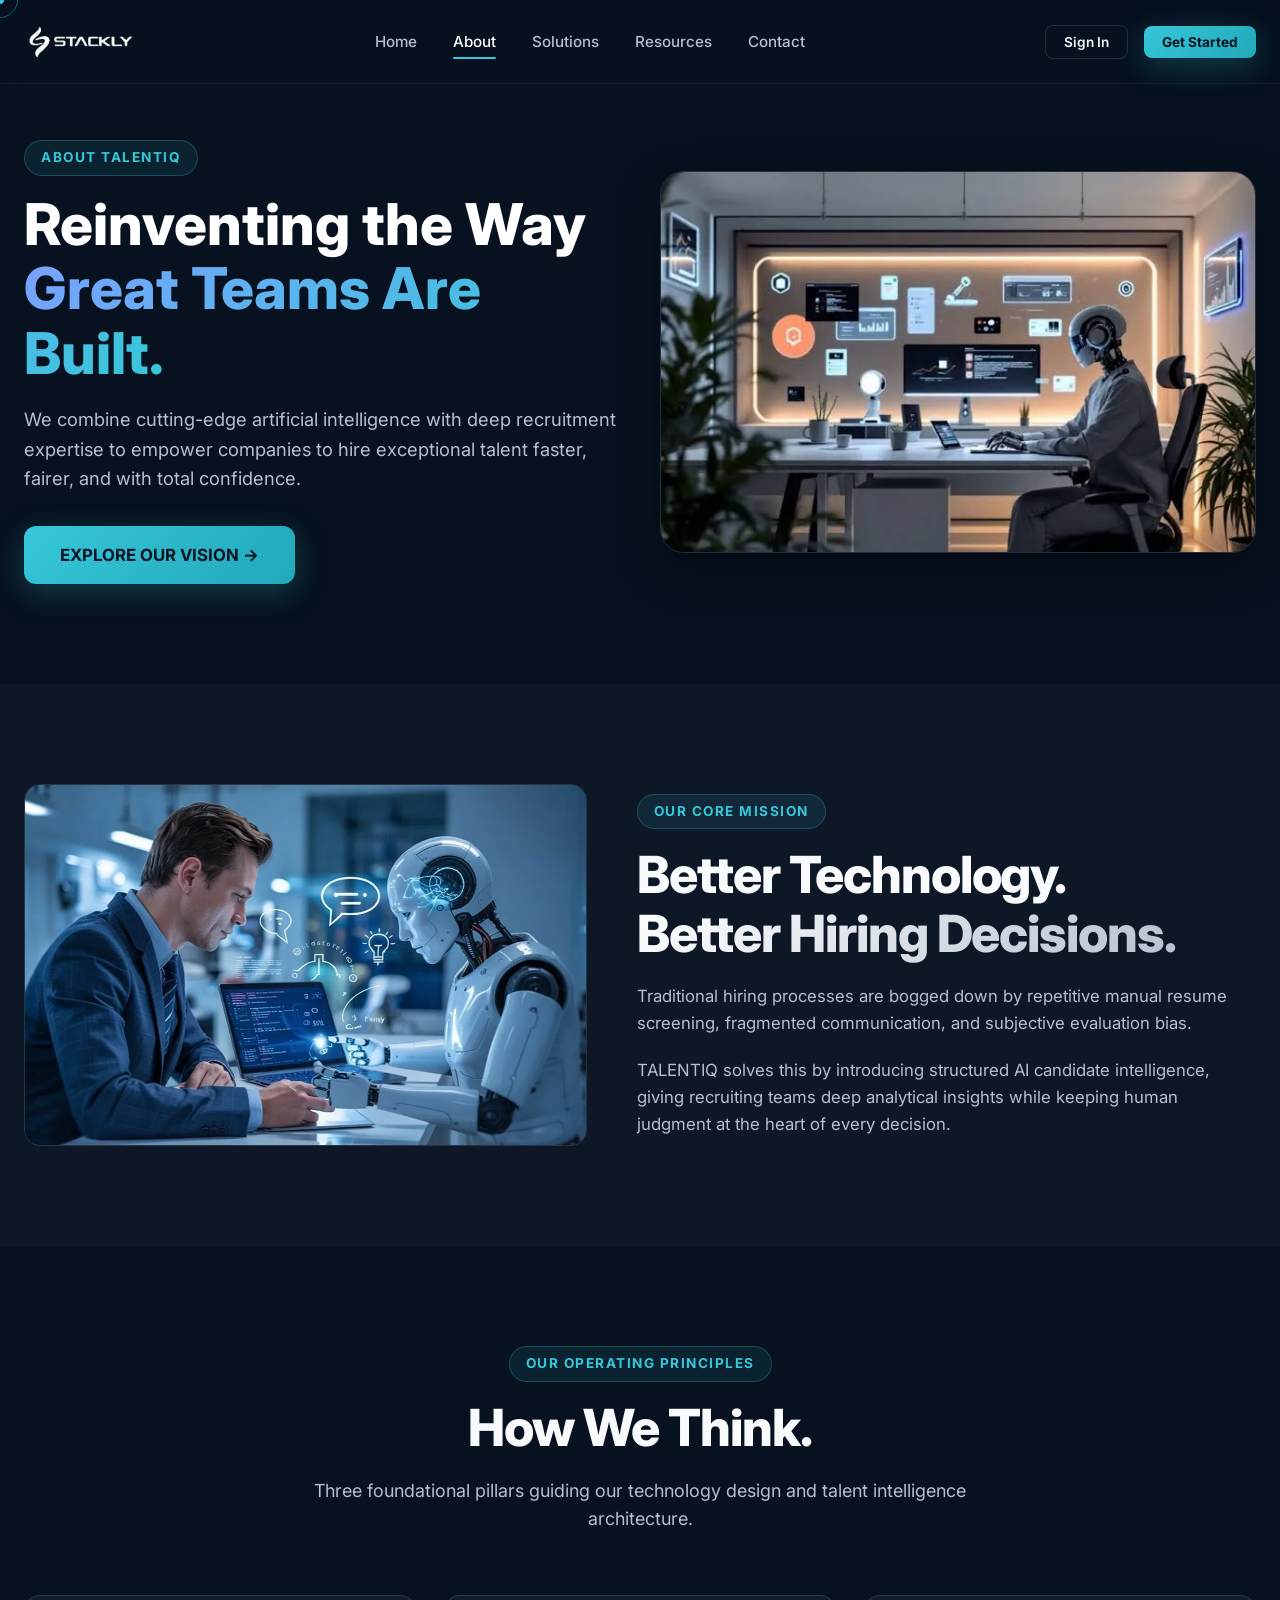
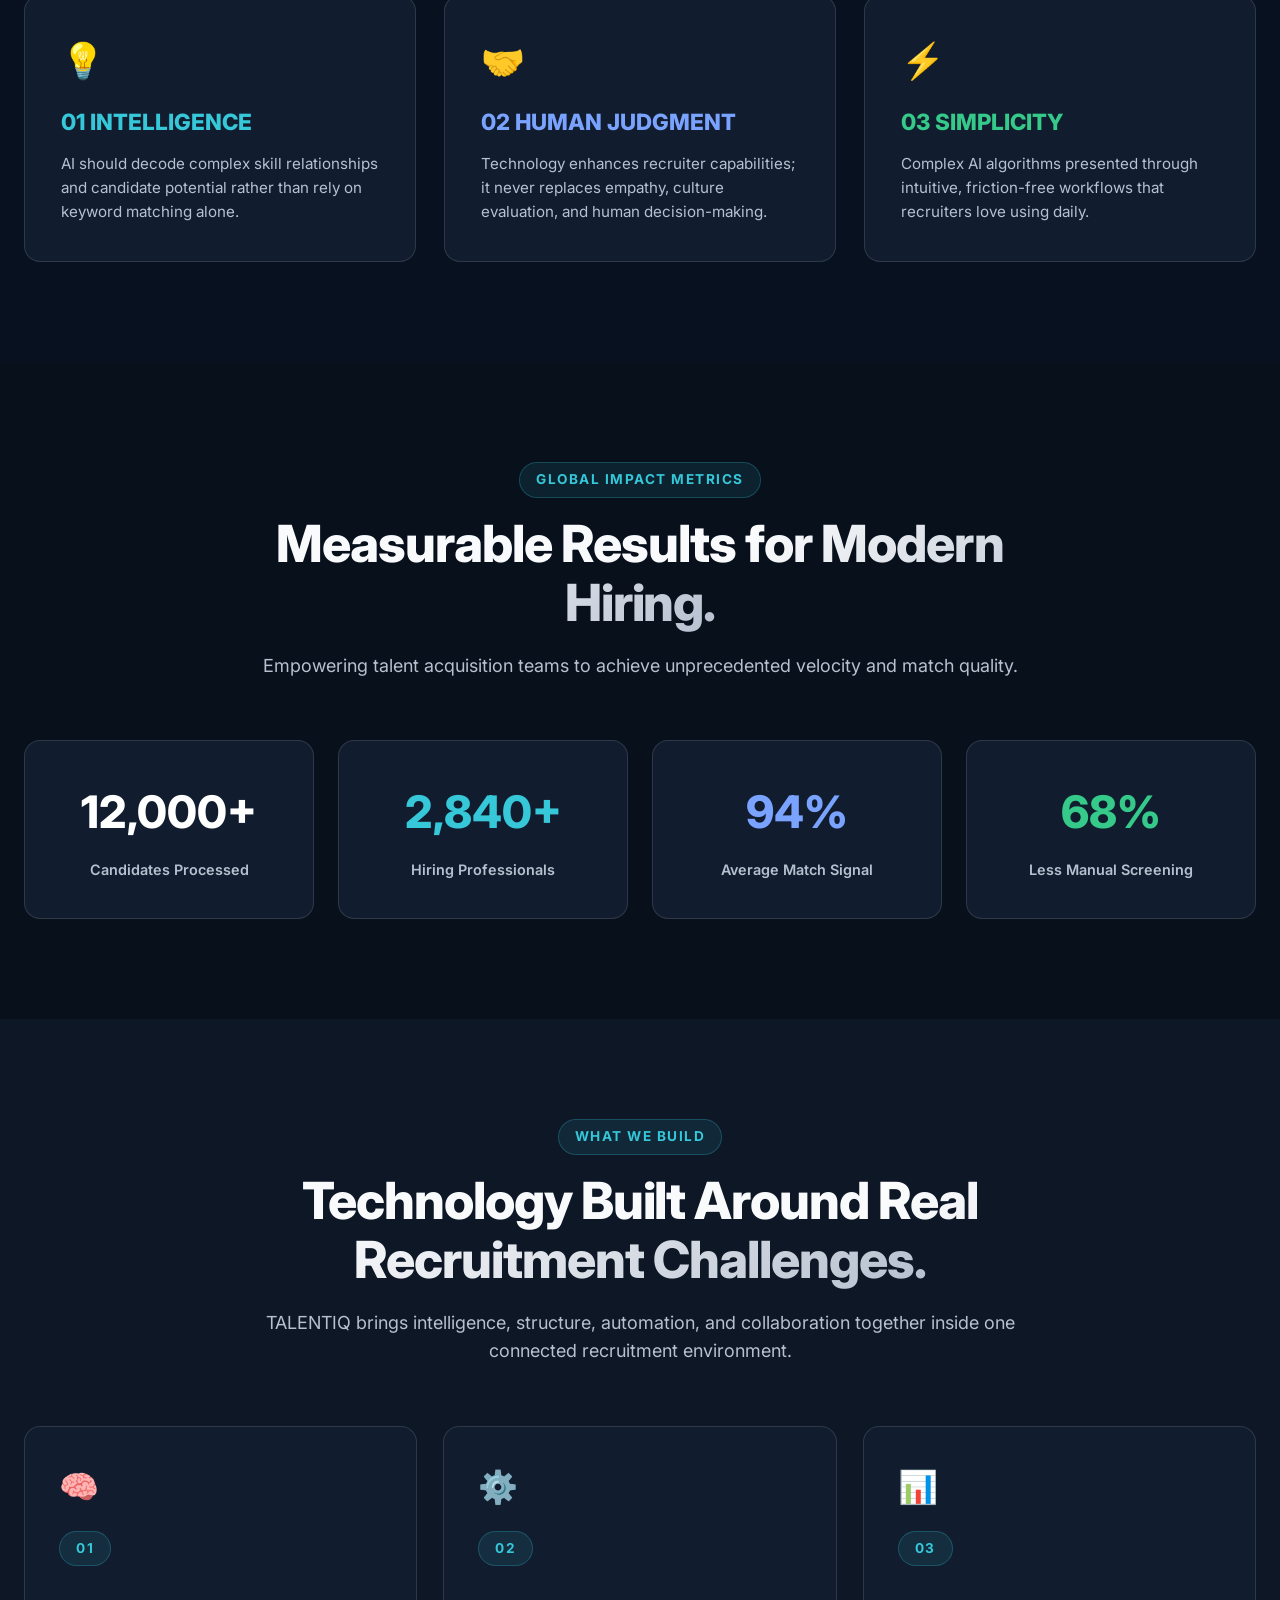
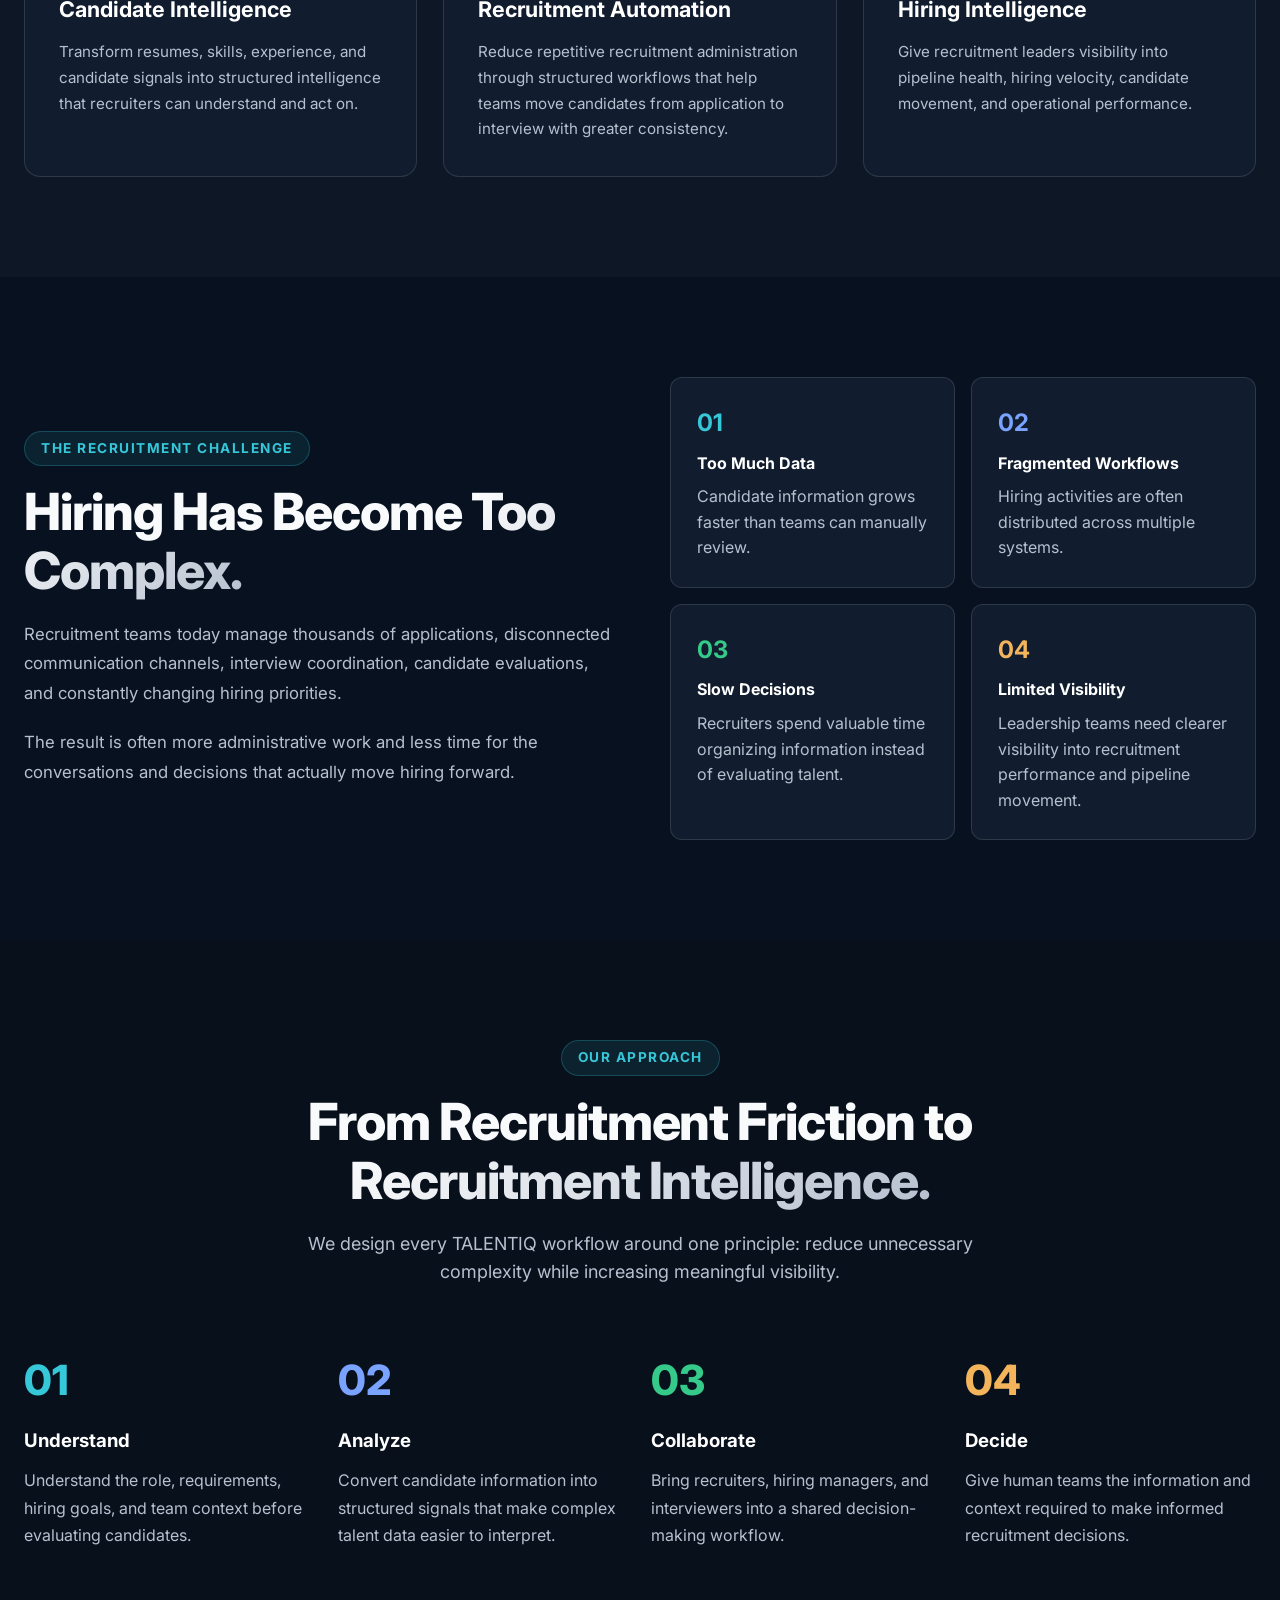
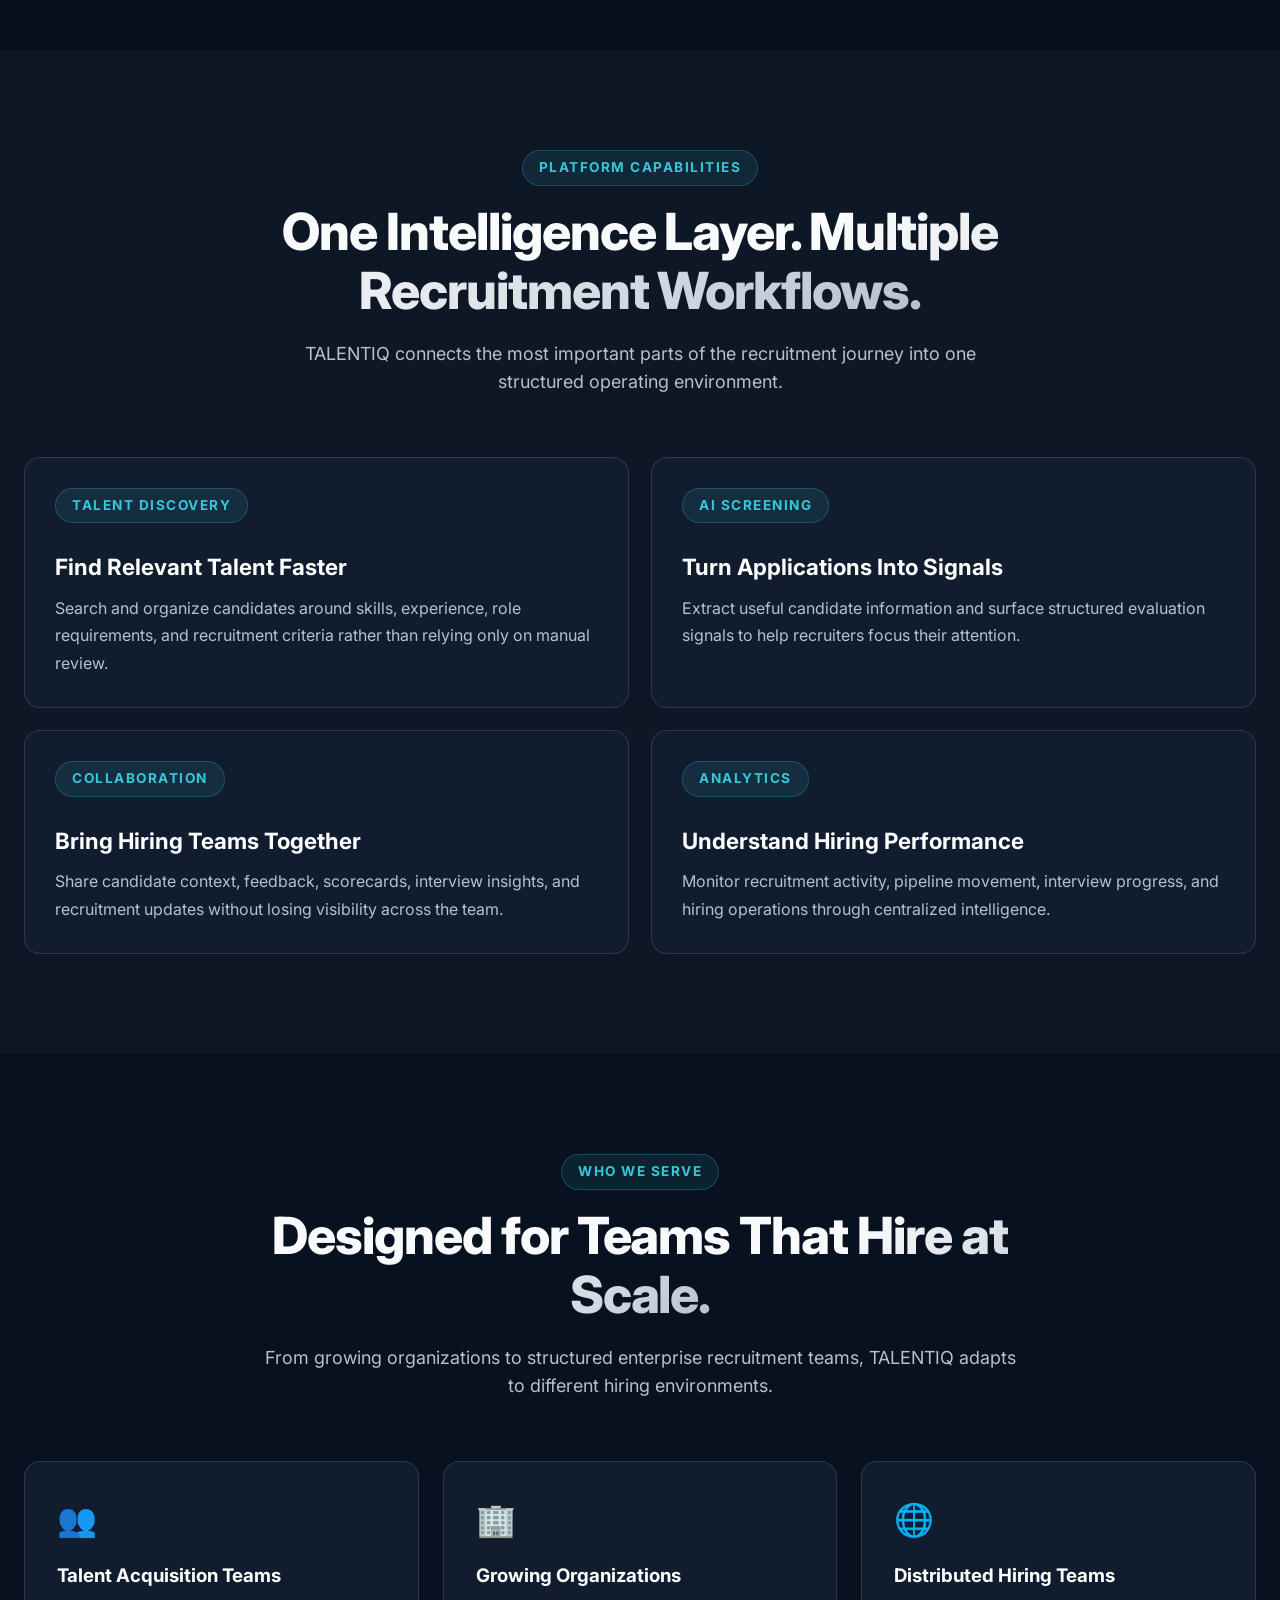
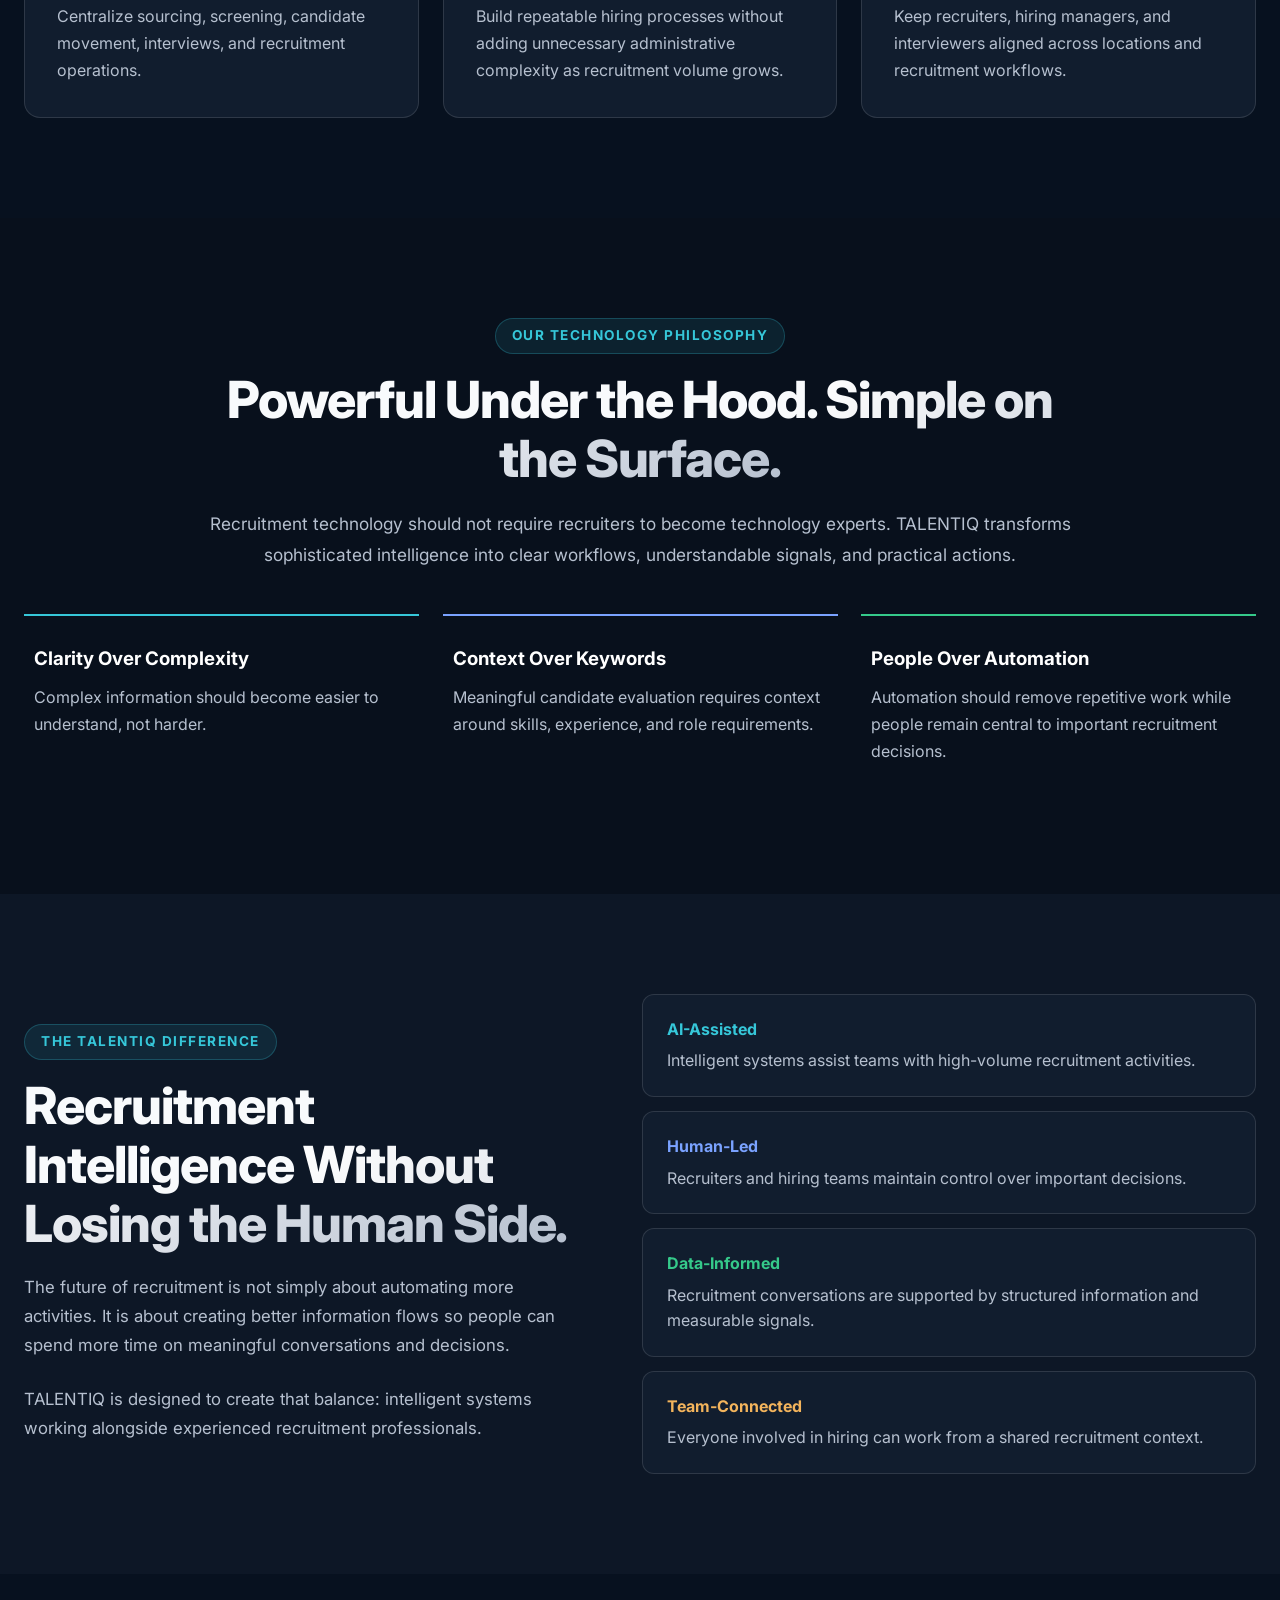
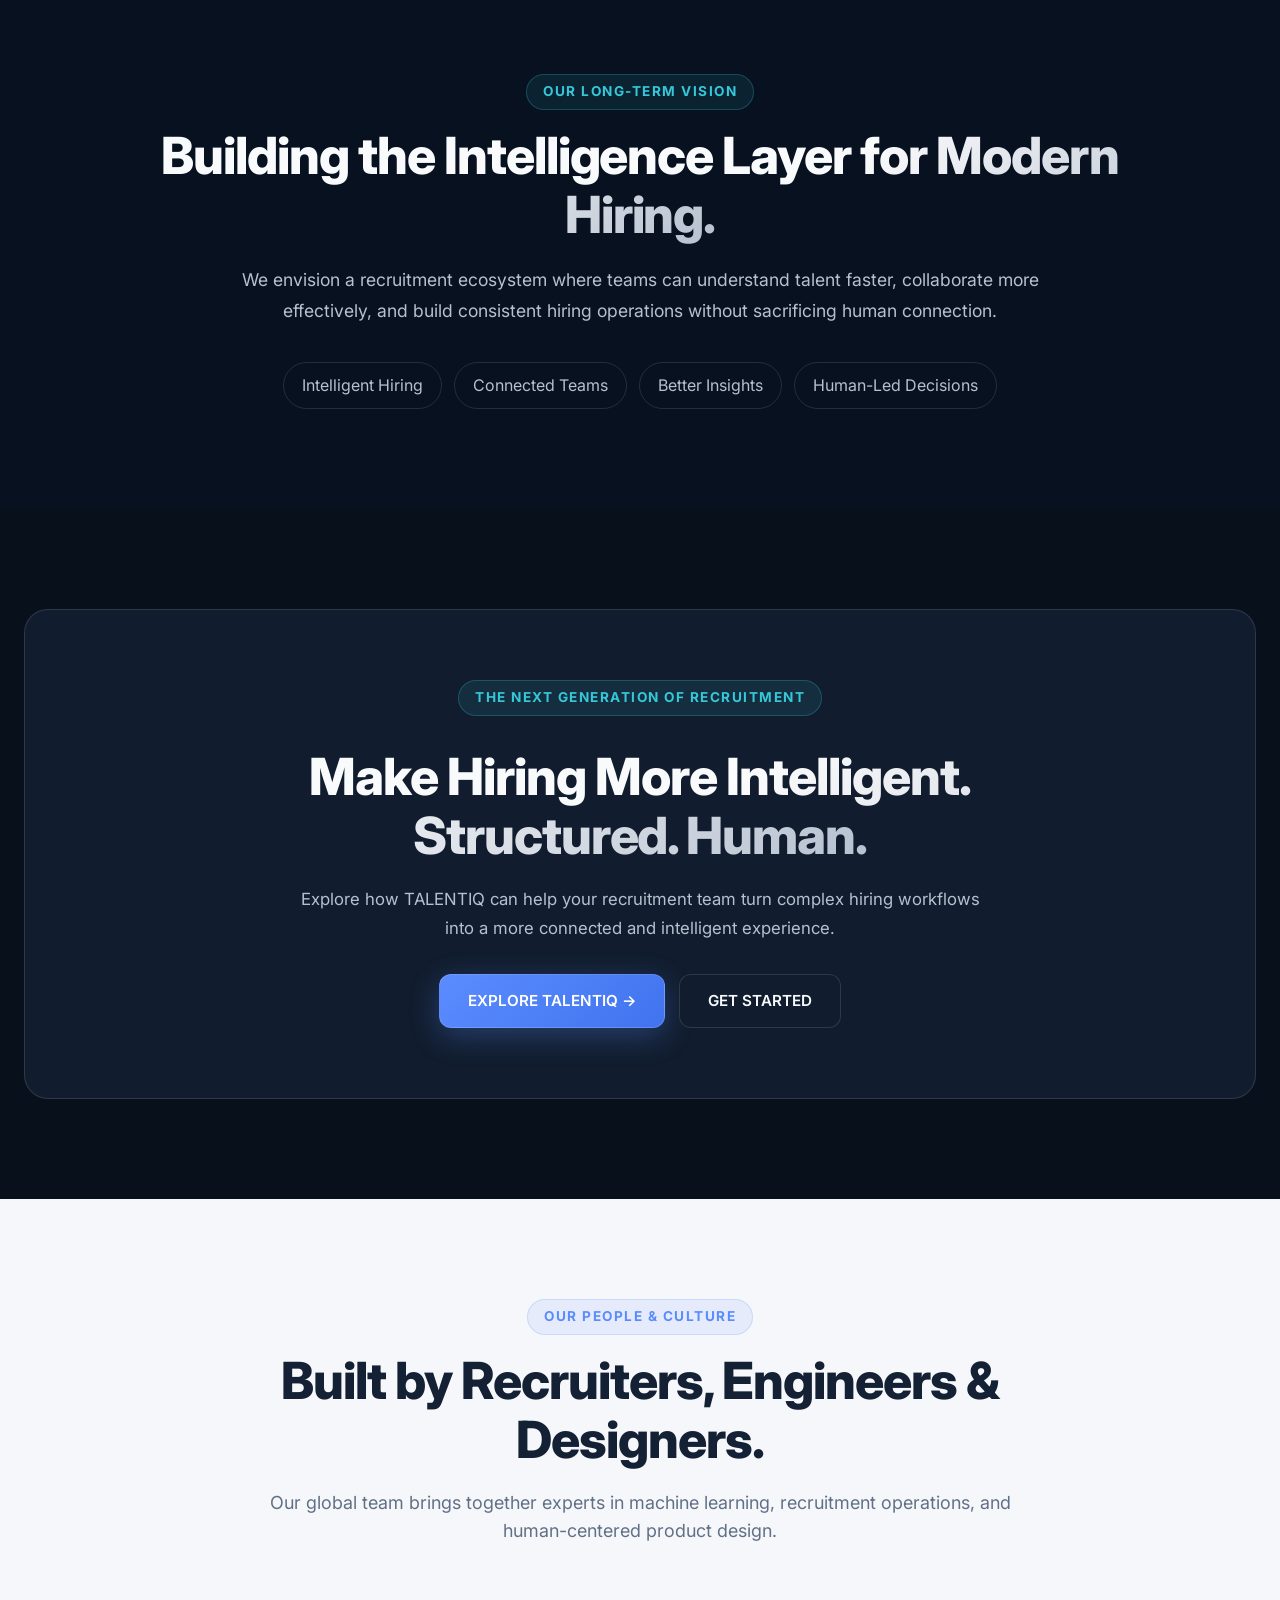
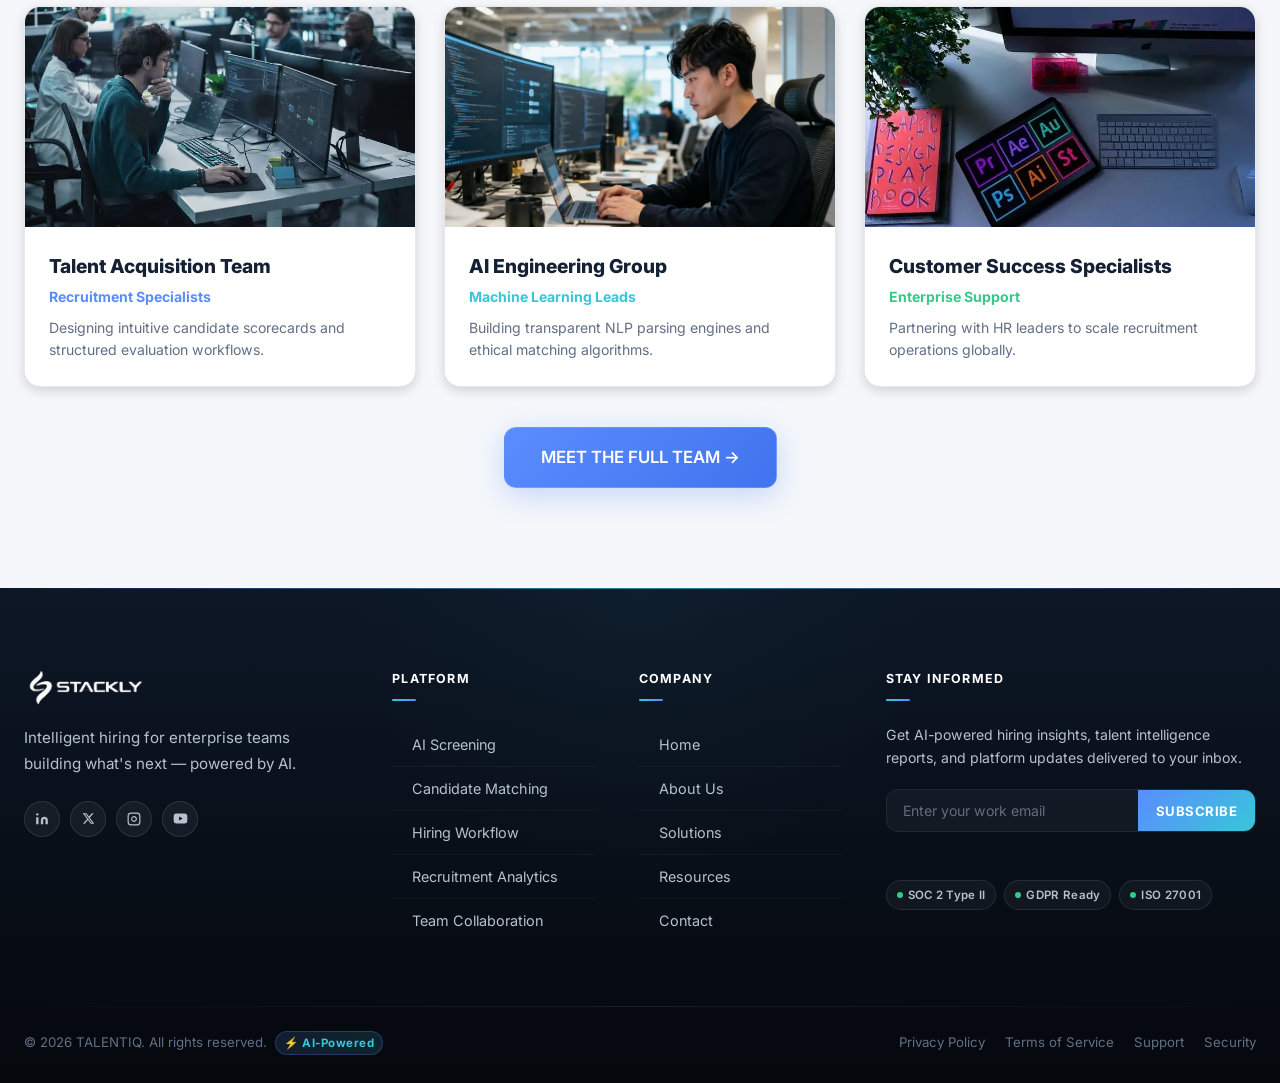
<file: about.html>
<!DOCTYPE html>
<html lang="en">
<head>
  <meta charset="UTF-8">
  <meta name="viewport" content="width=device-width, initial-scale=1.0">
  <title>About Us</title>
  <meta name="description" content="Discover how TALENTIQ is reinventing talent acquisition with enterprise AI recruitment intelligence.">
  
  <link rel="stylesheet" href="css/style.css">
  <link rel="stylesheet" href="css/animations.css">
  <link rel="stylesheet" href="css/responsive.css">
</head>
<body>

  <!-- Top Scroll Progress Bar -->
  <div class="scroll-progress-container">
    <div class="scroll-progress-bar" id="scrollProgressFill"></div>
  </div>

  <!-- AI System Preloader Screen -->
  <div class="preloader" id="preloader">
    <div class="preloader-scanner">
      <div class="preloader-ring"></div>
      <div class="preloader-silhouette">
        <svg width="24" height="24" viewBox="0 0 24 24" fill="none" stroke="#36C7D9" stroke-width="2">
          <path d="M20 21v-2a4 4 0 0 0-4-4H8a4 4 0 0 0-4 4v2"/>
          <circle cx="12" cy="7" r="4"/>
        </svg>
      </div>
    </div>
    <div class="preloader-brand">AI PLATFORM</div>
    <div class="preloader-status" id="preloaderStatus">LOADING ABOUT TALENTIQ...</div>
    <div class="preloader-progress-track">
      <div class="preloader-progress-fill" id="preloaderFill"></div>
    </div>
    <div class="preloader-percent" id="preloaderPercent">0%</div>
  </div>

  <!-- Global Sticky Navbar -->
  <header class="navbar">
    <div class="container navbar-container">
       <a href="index.html" class="brand-logo">
        <img src="assets/logo.webp" alt="TALENTIQ Logo" loading="eager">
      </a>

      <nav class="nav-links-wrapper">
        <ul class="nav-links">
          <li><a href="index.html" class="nav-link">Home</a></li>
          <li><a href="about.html" class="nav-link active">About</a></li>
          <li><a href="solutions.html" class="nav-link">Solutions</a></li>
          <li><a href="resources.html" class="nav-link">Resources</a></li>
          <li><a href="contact.html" class="nav-link">Contact</a></li>
        </ul>
      </nav>

      <div class="nav-cta">
        <button class="btn btn-outline btn-sm open-login-btn" data-role="user">Sign In</button>
        <button class="btn btn-cyan btn-sm magnetic-btn open-login-btn" data-role="user">Get Started</button>
      </div>

      <button class="hamburger-btn" id="hamburgerBtn" aria-label="Open Menu">
        <span></span>
        <span></span>
        <span></span>
      </button>
    </div>
  </header>

  <!-- Mobile Drawer -->
  <div class="mobile-overlay" id="mobileOverlay"></div>
  <aside class="mobile-drawer" id="mobileDrawer">
    <div class="drawer-header">
      <div class="brand-logo">
        <img src="assets/logo.webp" alt="TALENTIQ">
        <div class="brand-text">
        
        </div>
      </div>
      <button class="drawer-close-btn" id="drawerClose" aria-label="Close Menu">✕</button>
    </div>

    <ul class="drawer-menu">
      <li class="drawer-menu-item"><a href="index.html">Home</a></li>
      <li class="drawer-menu-item"><a href="about.html" class="active">About</a></li>
      <li class="drawer-menu-item"><a href="solutions.html">Solutions</a></li>
      <li class="drawer-menu-item"><a href="resources.html">Resources</a></li>
      <li class="drawer-menu-item"><a href="contact.html">Contact</a></li>
    </ul>

    <div class="drawer-actions">
      <button class="btn btn-outline btn-lg open-login-btn" data-role="user">Sign In</button>
      <button class="btn btn-primary btn-lg open-login-btn" data-role="user">Get Started</button>
    </div>
  </aside>

  <main>
    <!-- ============================================================
         SECTION 01 — ABOUT HERO (MAJOR SECTION 1)
         ============================================================ -->
    <section class="section section-dark" style="padding-top: 140px;">
      <div class="container">
        <div class="grid-2col" style="display: grid; grid-template-columns: 1fr 1fr; gap: 40px; align-items: center;">
          <div class="reveal-left">
            <span class="eyebrow">ABOUT TALENTIQ</span>
            <h1 style="font-size: clamp(2.5rem, 4.5vw, 3.8rem); font-weight: 800; line-height: 1.12; color: var(--white); margin-bottom: 20px;">
              Reinventing the Way <br>
              <span style="background: linear-gradient(135deg, var(--primary-soft) 0%, var(--cyan) 100%); -webkit-background-clip: text; -webkit-text-fill-color: transparent;">Great Teams Are Built.</span>
            </h1>
            <p style="font-size: 1.15rem; color: var(--text-secondary); margin-bottom: 32px; line-height: 1.6;">
              We combine cutting-edge artificial intelligence with deep recruitment expertise to empower companies to hire exceptional talent faster, fairer, and with total confidence.
            </p>
            <a href="404.html" class="btn btn-cyan btn-lg magnetic-btn">EXPLORE OUR VISION →</a>
          </div>

          <!-- Replaceable image: team.webp -->
          <div class="reveal-right" style="border-radius: var(--radius-xl); overflow: hidden; border: 1px solid var(--border-dark); box-shadow: var(--shadow-lg);">
            <img src="assets/a1.webp" alt="TALENTIQ Team Collaborative Workspace" loading="eager" style="width: 100%; height: 380px; object-fit: cover;">
          </div>
        </div>
      </div>
    </section>




    

    <!-- ============================================================
         SECTION 02 — OUR MISSION (MAJOR SECTION 2)
         ============================================================ -->
    <section class="section section-secondary">
      <div class="container">
        <div class="grid-2col" style="display: grid; grid-template-columns: 1fr 1.1fr; gap: 50px; align-items: center;">
          <!-- Replaceable image: office.webp -->
          <div class="reveal-left" style="border-radius: var(--radius-lg); overflow: hidden; border: 1px solid var(--border-dark);">
            <img src="assets/a2.webp" alt="Corporate Office Innovation" loading="lazy" style="width: 100%; height: 360px; object-fit: cover;">
          </div>

          <div class="reveal-right">
            <span class="eyebrow">OUR CORE MISSION</span>
            <h2 class="section-title">Better Technology. <br><span>Better Hiring Decisions.</span></h2>
            <p style="font-size: 1.05rem; color: var(--text-secondary); margin-bottom: 20px; line-height: 1.6;">
              Traditional hiring processes are bogged down by repetitive manual resume screening, fragmented communication, and subjective evaluation bias.
            </p>
            <p style="font-size: 1.05rem; color: var(--text-secondary); line-height: 1.6;">
              TALENTIQ solves this by introducing structured AI candidate intelligence, giving recruiting teams deep analytical insights while keeping human judgment at the heart of every decision.
            </p>
          </div>
        </div>
      </div>
    </section>

    <!-- ============================================================
         SECTION 03 — HOW WE THINK (MAJOR SECTION 3)
         ============================================================ -->
    <section class="section section-dark">
      <div class="container">
        <div class="section-header reveal">
          <span class="eyebrow">OUR OPERATING PRINCIPLES</span>
          <h2 class="section-title">How We Think.</h2>
          <p class="section-subtitle">Three foundational pillars guiding our technology design and talent intelligence architecture.</p>
        </div>

        <div style="display: grid; grid-template-columns: repeat(3, 1fr); gap: 28px;" class="grid-3col">
          <div class="reveal-scale hover-lift" style="background: var(--surface); border: 1px solid var(--border-dark); border-radius: var(--radius-lg); padding: 36px;">
            <div style="font-size: 2.2rem; margin-bottom: 16px;">💡</div>
            <h3 style="font-size: 1.4rem; font-weight: 800; color: var(--cyan); margin-bottom: 12px;">01 INTELLIGENCE</h3>
            <p style="color: var(--text-secondary); font-size: 0.95rem; line-height: 1.6;">AI should decode complex skill relationships and candidate potential rather than rely on keyword matching alone.</p>
          </div>

          <div class="reveal-scale hover-lift delay-100" style="background: var(--surface); border: 1px solid var(--border-dark); border-radius: var(--radius-lg); padding: 36px;">
            <div style="font-size: 2.2rem; margin-bottom: 16px;">🤝</div>
            <h3 style="font-size: 1.4rem; font-weight: 800; color: var(--primary-soft); margin-bottom: 12px;">02 HUMAN JUDGMENT</h3>
            <p style="color: var(--text-secondary); font-size: 0.95rem; line-height: 1.6;">Technology enhances recruiter capabilities; it never replaces empathy, culture evaluation, and human decision-making.</p>
          </div>

          <div class="reveal-scale hover-lift delay-200" style="background: var(--surface); border: 1px solid var(--border-dark); border-radius: var(--radius-lg); padding: 36px;">
            <div style="font-size: 2.2rem; margin-bottom: 16px;">⚡</div>
            <h3 style="font-size: 1.4rem; font-weight: 800; color: var(--success); margin-bottom: 12px;">03 SIMPLICITY</h3>
            <p style="color: var(--text-secondary); font-size: 0.95rem; line-height: 1.6;">Complex AI algorithms presented through intuitive, friction-free workflows that recruiters love using daily.</p>
          </div>
        </div>
      </div>
    </section>

    <!-- ============================================================
         SECTION 04 — COMPANY IMPACT (MAJOR SECTION 4)
         ============================================================ -->
    <section class="section section-deep">
      <div class="container">
        <div class="section-header reveal">
          <span class="eyebrow">GLOBAL IMPACT METRICS</span>
          <h2 class="section-title">Measurable Results <span>for Modern Hiring.</span></h2>
          <p class="section-subtitle">Empowering talent acquisition teams to achieve unprecedented velocity and match quality.</p>
        </div>

        <div style="display: grid; grid-template-columns: repeat(4, 1fr); gap: 24px; text-align: center;" class="grid-2col reveal-scale">
          <div style="background: var(--surface); border: 1px solid var(--border-dark); border-radius: var(--radius-lg); padding: 36px 20px;">
            <div class="counter-num" data-target="12000" data-suffix="+" style="font-size: 2.8rem; font-weight: 800; color: var(--white); margin-bottom: 8px;">12,000+</div>
            <span style="font-size: 0.9rem; color: var(--text-secondary); font-weight: 600;">Candidates Processed</span>
          </div>

          <div style="background: var(--surface); border: 1px solid var(--border-dark); border-radius: var(--radius-lg); padding: 36px 20px;">
            <div class="counter-num" data-target="2840" data-suffix="+" style="font-size: 2.8rem; font-weight: 800; color: var(--cyan); margin-bottom: 8px;">2,840+</div>
            <span style="font-size: 0.9rem; color: var(--text-secondary); font-weight: 600;">Hiring Professionals</span>
          </div>

          <div style="background: var(--surface); border: 1px solid var(--border-dark); border-radius: var(--radius-lg); padding: 36px 20px;">
            <div class="counter-num" data-target="94" data-suffix="%" style="font-size: 2.8rem; font-weight: 800; color: var(--primary-soft); margin-bottom: 8px;">94%</div>
            <span style="font-size: 0.9rem; color: var(--text-secondary); font-weight: 600;">Average Match Signal</span>
          </div>

          <div style="background: var(--surface); border: 1px solid var(--border-dark); border-radius: var(--radius-lg); padding: 36px 20px;">
            <div class="counter-num" data-target="68" data-suffix="%" style="font-size: 2.8rem; font-weight: 800; color: var(--success); margin-bottom: 8px;">68%</div>
            <span style="font-size: 0.9rem; color: var(--text-secondary); font-weight: 600;">Less Manual Screening</span>
          </div>
        </div>
      </div>
    </section>




    <!-- ============================================================
     SECTION 05 — WHAT WE BUILD
     ============================================================ -->
<section class="section section-secondary">
  <div class="container">

    <div class="section-header reveal">
      <span class="eyebrow">WHAT WE BUILD</span>

      <h2 class="section-title">
        Technology Built Around
        <span>Real Recruitment Challenges.</span>
      </h2>

      <p class="section-subtitle">
        TALENTIQ brings intelligence, structure, automation, and collaboration
        together inside one connected recruitment environment.
      </p>
    </div>

    <div
      style="
        display:grid;
        grid-template-columns:repeat(3,1fr);
        gap:26px;
      "
      class="grid-3col"
    >

      <div
        class="reveal-scale hover-lift"
        style="
          background:var(--surface);
          border:1px solid var(--border-dark);
          border-radius:var(--radius-lg);
          padding:34px;
        "
      >
        <div style="font-size:2rem; margin-bottom:18px;">🧠</div>

        <span class="eyebrow">01</span>

        <h3
          style="
            color:var(--white);
            font-size:1.35rem;
            margin:10px 0 12px;
          "
        >
          Candidate Intelligence
        </h3>

        <p
          style="
            color:var(--text-secondary);
            line-height:1.7;
            font-size:.95rem;
          "
        >
          Transform resumes, skills, experience, and candidate signals into
          structured intelligence that recruiters can understand and act on.
        </p>
      </div>


      <div
        class="reveal-scale hover-lift delay-100"
        style="
          background:var(--surface);
          border:1px solid var(--border-dark);
          border-radius:var(--radius-lg);
          padding:34px;
        "
      >
        <div style="font-size:2rem; margin-bottom:18px;">⚙️</div>

        <span class="eyebrow">02</span>

        <h3
          style="
            color:var(--white);
            font-size:1.35rem;
            margin:10px 0 12px;
          "
        >
          Recruitment Automation
        </h3>

        <p
          style="
            color:var(--text-secondary);
            line-height:1.7;
            font-size:.95rem;
          "
        >
          Reduce repetitive recruitment administration through structured
          workflows that help teams move candidates from application to
          interview with greater consistency.
        </p>
      </div>


      <div
        class="reveal-scale hover-lift delay-200"
        style="
          background:var(--surface);
          border:1px solid var(--border-dark);
          border-radius:var(--radius-lg);
          padding:34px;
        "
      >
        <div style="font-size:2rem; margin-bottom:18px;">📊</div>

        <span class="eyebrow">03</span>

        <h3
          style="
            color:var(--white);
            font-size:1.35rem;
            margin:10px 0 12px;
          "
        >
          Hiring Intelligence
        </h3>

        <p
          style="
            color:var(--text-secondary);
            line-height:1.7;
            font-size:.95rem;
          "
        >
          Give recruitment leaders visibility into pipeline health, hiring
          velocity, candidate movement, and operational performance.
        </p>
      </div>

    </div>
  </div>
</section>


<!-- ============================================================
     SECTION 06 — THE PROBLEM WE SOLVE
     ============================================================ -->
<section class="section section-dark">
  <div class="container">

    <div
      style="
        display:grid;
        grid-template-columns:1fr 1fr;
        gap:60px;
        align-items:center;
      "
      class="grid-2col"
    >

      <div class="reveal-left">

        <span class="eyebrow">THE RECRUITMENT CHALLENGE</span>

        <h2 class="section-title">
          Hiring Has Become
          <span>Too Complex.</span>
        </h2>

        <p
          style="
            color:var(--text-secondary);
            font-size:1.05rem;
            line-height:1.75;
            margin-bottom:20px;
          "
        >
          Recruitment teams today manage thousands of applications,
          disconnected communication channels, interview coordination,
          candidate evaluations, and constantly changing hiring priorities.
        </p>

        <p
          style="
            color:var(--text-secondary);
            font-size:1.05rem;
            line-height:1.75;
          "
        >
          The result is often more administrative work and less time for the
          conversations and decisions that actually move hiring forward.
        </p>

      </div>


      <div
        class="reveal-right"
        style="
          display:grid;
          grid-template-columns:1fr 1fr;
          gap:16px;
        "
      >

        <div
          style="
            background:var(--surface);
            border:1px solid var(--border-dark);
            border-radius:var(--radius-md);
            padding:26px;
          "
        >
          <strong
            style="
              display:block;
              color:var(--cyan);
              font-size:1.5rem;
              margin-bottom:8px;
            "
          >
            01
          </strong>

          <h4 style="color:var(--white); margin-bottom:8px;">
            Too Much Data
          </h4>

          <p style="color:var(--text-secondary); line-height:1.6;">
            Candidate information grows faster than teams can manually review.
          </p>
        </div>


        <div
          style="
            background:var(--surface);
            border:1px solid var(--border-dark);
            border-radius:var(--radius-md);
            padding:26px;
          "
        >
          <strong
            style="
              display:block;
              color:var(--primary-soft);
              font-size:1.5rem;
              margin-bottom:8px;
            "
          >
            02
          </strong>

          <h4 style="color:var(--white); margin-bottom:8px;">
            Fragmented Workflows
          </h4>

          <p style="color:var(--text-secondary); line-height:1.6;">
            Hiring activities are often distributed across multiple systems.
          </p>
        </div>


        <div
          style="
            background:var(--surface);
            border:1px solid var(--border-dark);
            border-radius:var(--radius-md);
            padding:26px;
          "
        >
          <strong
            style="
              display:block;
              color:var(--success);
              font-size:1.5rem;
              margin-bottom:8px;
            "
          >
            03
          </strong>

          <h4 style="color:var(--white); margin-bottom:8px;">
            Slow Decisions
          </h4>

          <p style="color:var(--text-secondary); line-height:1.6;">
            Recruiters spend valuable time organizing information instead of
            evaluating talent.
          </p>
        </div>


        <div
          style="
            background:var(--surface);
            border:1px solid var(--border-dark);
            border-radius:var(--radius-md);
            padding:26px;
          "
        >
          <strong
            style="
              display:block;
              color:var(--warning);
              font-size:1.5rem;
              margin-bottom:8px;
            "
          >
            04
          </strong>

          <h4 style="color:var(--white); margin-bottom:8px;">
            Limited Visibility
          </h4>

          <p style="color:var(--text-secondary); line-height:1.6;">
            Leadership teams need clearer visibility into recruitment
            performance and pipeline movement.
          </p>
        </div>

      </div>

    </div>
  </div>
</section>


<!-- ============================================================
     SECTION 07 — OUR APPROACH
     ============================================================ -->
<section class="section section-deep">
  <div class="container">

    <div class="section-header reveal">

      <span class="eyebrow">OUR APPROACH</span>

      <h2 class="section-title">
        From Recruitment Friction
        <span>to Recruitment Intelligence.</span>
      </h2>

      <p class="section-subtitle">
        We design every TALENTIQ workflow around one principle:
        reduce unnecessary complexity while increasing meaningful visibility.
      </p>

    </div>


    <div
      style="
        display:grid;
        grid-template-columns:repeat(4,1fr);
        gap:22px;
      "
      class="grid-3col"
    >

      <div class="reveal hover-lift">

        <div
          style="
            font-size:2.6rem;
            font-weight:800;
            color:var(--cyan);
            margin-bottom:12px;
          "
        >
          01
        </div>

        <h3 style="color:var(--white); margin-bottom:12px;">
          Understand
        </h3>

        <p
          style="
            color:var(--text-secondary);
            line-height:1.7;
          "
        >
          Understand the role, requirements, hiring goals, and team context
          before evaluating candidates.
        </p>

      </div>


      <div class="reveal hover-lift delay-100">

        <div
          style="
            font-size:2.6rem;
            font-weight:800;
            color:var(--primary-soft);
            margin-bottom:12px;
          "
        >
          02
        </div>

        <h3 style="color:var(--white); margin-bottom:12px;">
          Analyze
        </h3>

        <p
          style="
            color:var(--text-secondary);
            line-height:1.7;
          "
        >
          Convert candidate information into structured signals that make
          complex talent data easier to interpret.
        </p>

      </div>


      <div class="reveal hover-lift delay-200">

        <div
          style="
            font-size:2.6rem;
            font-weight:800;
            color:var(--success);
            margin-bottom:12px;
          "
        >
          03
        </div>

        <h3 style="color:var(--white); margin-bottom:12px;">
          Collaborate
        </h3>

        <p
          style="
            color:var(--text-secondary);
            line-height:1.7;
          "
        >
          Bring recruiters, hiring managers, and interviewers into a shared
          decision-making workflow.
        </p>

      </div>


      <div class="reveal hover-lift delay-300">

        <div
          style="
            font-size:2.6rem;
            font-weight:800;
            color:var(--warning);
            margin-bottom:12px;
          "
        >
          04
        </div>

        <h3 style="color:var(--white); margin-bottom:12px;">
          Decide
        </h3>

        <p
          style="
            color:var(--text-secondary);
            line-height:1.7;
          "
        >
          Give human teams the information and context required to make
          informed recruitment decisions.
        </p>

      </div>

    </div>

  </div>
</section>


<!-- ============================================================
     SECTION 08 — PLATFORM CAPABILITIES
     ============================================================ -->
<section class="section section-secondary">
  <div class="container">

    <div class="section-header reveal">

      <span class="eyebrow">PLATFORM CAPABILITIES</span>

      <h2 class="section-title">
        One Intelligence Layer.
        <span>Multiple Recruitment Workflows.</span>
      </h2>

      <p class="section-subtitle">
        TALENTIQ connects the most important parts of the recruitment journey
        into one structured operating environment.
      </p>

    </div>


    <div
      style="
        display:grid;
        grid-template-columns:repeat(2,1fr);
        gap:22px;
      "
      class="grid-2col"
    >

      <div
        class="reveal-left hover-lift"
        style="
          padding:30px;
          border:1px solid var(--border-dark);
          border-radius:var(--radius-lg);
          background:var(--surface);
        "
      >

        <span class="eyebrow">TALENT DISCOVERY</span>

        <h3 style="color:var(--white); font-size:1.4rem; margin:10px 0;">
          Find Relevant Talent Faster
        </h3>

        <p style="color:var(--text-secondary); line-height:1.7;">
          Search and organize candidates around skills, experience, role
          requirements, and recruitment criteria rather than relying only on
          manual review.
        </p>

      </div>


      <div
        class="reveal-right hover-lift"
        style="
          padding:30px;
          border:1px solid var(--border-dark);
          border-radius:var(--radius-lg);
          background:var(--surface);
        "
      >

        <span class="eyebrow">AI SCREENING</span>

        <h3 style="color:var(--white); font-size:1.4rem; margin:10px 0;">
          Turn Applications Into Signals
        </h3>

        <p style="color:var(--text-secondary); line-height:1.7;">
          Extract useful candidate information and surface structured
          evaluation signals to help recruiters focus their attention.
        </p>

      </div>


      <div
        class="reveal-left hover-lift"
        style="
          padding:30px;
          border:1px solid var(--border-dark);
          border-radius:var(--radius-lg);
          background:var(--surface);
        "
      >

        <span class="eyebrow">COLLABORATION</span>

        <h3 style="color:var(--white); font-size:1.4rem; margin:10px 0;">
          Bring Hiring Teams Together
        </h3>

        <p style="color:var(--text-secondary); line-height:1.7;">
          Share candidate context, feedback, scorecards, interview insights,
          and recruitment updates without losing visibility across the team.
        </p>

      </div>


      <div
        class="reveal-right hover-lift"
        style="
          padding:30px;
          border:1px solid var(--border-dark);
          border-radius:var(--radius-lg);
          background:var(--surface);
        "
      >

        <span class="eyebrow">ANALYTICS</span>

        <h3 style="color:var(--white); font-size:1.4rem; margin:10px 0;">
          Understand Hiring Performance
        </h3>

        <p style="color:var(--text-secondary); line-height:1.7;">
          Monitor recruitment activity, pipeline movement, interview progress,
          and hiring operations through centralized intelligence.
        </p>

      </div>

    </div>

  </div>
</section>


<!-- ============================================================
     SECTION 09 — WHO WE SERVE
     ============================================================ -->
<section class="section section-dark">
  <div class="container">

    <div class="section-header reveal">

      <span class="eyebrow">WHO WE SERVE</span>

      <h2 class="section-title">
        Designed for Teams That
        <span>Hire at Scale.</span>
      </h2>

      <p class="section-subtitle">
        From growing organizations to structured enterprise recruitment
        teams, TALENTIQ adapts to different hiring environments.
      </p>

    </div>


    <div
      style="
        display:grid;
        grid-template-columns:repeat(3,1fr);
        gap:24px;
      "
      class="grid-3col"
    >

      <div
        class="reveal-scale"
        style="
          padding:32px;
          background:var(--surface);
          border:1px solid var(--border-dark);
          border-radius:var(--radius-lg);
        "
      >
        <div style="font-size:2rem; margin-bottom:16px;">👥</div>

        <h3 style="color:var(--white); margin-bottom:12px;">
          Talent Acquisition Teams
        </h3>

        <p style="color:var(--text-secondary); line-height:1.7;">
          Centralize sourcing, screening, candidate movement, interviews, and
          recruitment operations.
        </p>
      </div>


      <div
        class="reveal-scale delay-100"
        style="
          padding:32px;
          background:var(--surface);
          border:1px solid var(--border-dark);
          border-radius:var(--radius-lg);
        "
      >
        <div style="font-size:2rem; margin-bottom:16px;">🏢</div>

        <h3 style="color:var(--white); margin-bottom:12px;">
          Growing Organizations
        </h3>

        <p style="color:var(--text-secondary); line-height:1.7;">
          Build repeatable hiring processes without adding unnecessary
          administrative complexity as recruitment volume grows.
        </p>
      </div>


      <div
        class="reveal-scale delay-200"
        style="
          padding:32px;
          background:var(--surface);
          border:1px solid var(--border-dark);
          border-radius:var(--radius-lg);
        "
      >
        <div style="font-size:2rem; margin-bottom:16px;">🌐</div>

        <h3 style="color:var(--white); margin-bottom:12px;">
          Distributed Hiring Teams
        </h3>

        <p style="color:var(--text-secondary); line-height:1.7;">
          Keep recruiters, hiring managers, and interviewers aligned across
          locations and recruitment workflows.
        </p>
      </div>

    </div>

  </div>
</section>


<!-- ============================================================
     SECTION 10 — OUR TECHNOLOGY PHILOSOPHY
     ============================================================ -->
<section class="section section-deep">
  <div class="container">

    <div
      style="
        max-width:900px;
        margin:0 auto;
        text-align:center;
      "
      class="reveal"
    >

      <span class="eyebrow">OUR TECHNOLOGY PHILOSOPHY</span>

      <h2 class="section-title">
        Powerful Under the Hood.
        <span>Simple on the Surface.</span>
      </h2>

      <p
        style="
          color:var(--text-secondary);
          font-size:1.08rem;
          line-height:1.8;
          margin-bottom:45px;
        "
      >
        Recruitment technology should not require recruiters to become
        technology experts. TALENTIQ transforms sophisticated intelligence
        into clear workflows, understandable signals, and practical actions.
      </p>

    </div>


    <div
      style="
        display:grid;
        grid-template-columns:repeat(3,1fr);
        gap:24px;
      "
      class="grid-3col"
    >

      <div
        class="reveal hover-lift"
        style="
          border-top:2px solid var(--cyan);
          padding:28px 10px;
        "
      >
        <h3 style="color:var(--white); margin-bottom:10px;">
          Clarity Over Complexity
        </h3>

        <p style="color:var(--text-secondary); line-height:1.7;">
          Complex information should become easier to understand, not harder.
        </p>
      </div>


      <div
        class="reveal hover-lift delay-100"
        style="
          border-top:2px solid var(--primary-soft);
          padding:28px 10px;
        "
      >
        <h3 style="color:var(--white); margin-bottom:10px;">
          Context Over Keywords
        </h3>

        <p style="color:var(--text-secondary); line-height:1.7;">
          Meaningful candidate evaluation requires context around skills,
          experience, and role requirements.
        </p>
      </div>


      <div
        class="reveal hover-lift delay-200"
        style="
          border-top:2px solid var(--success);
          padding:28px 10px;
        "
      >
        <h3 style="color:var(--white); margin-bottom:10px;">
          People Over Automation
        </h3>

        <p style="color:var(--text-secondary); line-height:1.7;">
          Automation should remove repetitive work while people remain central
          to important recruitment decisions.
        </p>
      </div>

    </div>

  </div>
</section>


<!-- ============================================================
     SECTION 11 — THE TALENTIQ DIFFERENCE
     ============================================================ -->
<section class="section section-secondary">
  <div class="container">

    <div
      style="
        display:grid;
        grid-template-columns:1fr 1.1fr;
        gap:60px;
        align-items:center;
      "
      class="grid-2col"
    >

      <div class="reveal-left">

        <span class="eyebrow">THE TALENTIQ DIFFERENCE</span>

        <h2 class="section-title">
          Recruitment Intelligence
          <span>Without Losing the Human Side.</span>
        </h2>

        <p
          style="
            color:var(--text-secondary);
            font-size:1.05rem;
            line-height:1.75;
            margin-bottom:24px;
          "
        >
          The future of recruitment is not simply about automating more
          activities. It is about creating better information flows so people
          can spend more time on meaningful conversations and decisions.
        </p>

        <p
          style="
            color:var(--text-secondary);
            font-size:1.05rem;
            line-height:1.75;
          "
        >
          TALENTIQ is designed to create that balance: intelligent systems
          working alongside experienced recruitment professionals.
        </p>

      </div>


      <div
        class="reveal-right"
        style="
          display:flex;
          flex-direction:column;
          gap:14px;
        "
      >

        <div
          style="
            padding:22px 24px;
            background:var(--surface);
            border:1px solid var(--border-dark);
            border-radius:var(--radius-md);
          "
        >
          <strong style="color:var(--cyan);">
            AI-Assisted
          </strong>

          <p style="color:var(--text-secondary); margin-top:6px;">
            Intelligent systems assist teams with high-volume recruitment
            activities.
          </p>
        </div>


        <div
          style="
            padding:22px 24px;
            background:var(--surface);
            border:1px solid var(--border-dark);
            border-radius:var(--radius-md);
          "
        >
          <strong style="color:var(--primary-soft);">
            Human-Led
          </strong>

          <p style="color:var(--text-secondary); margin-top:6px;">
            Recruiters and hiring teams maintain control over important
            decisions.
          </p>
        </div>


        <div
          style="
            padding:22px 24px;
            background:var(--surface);
            border:1px solid var(--border-dark);
            border-radius:var(--radius-md);
          "
        >
          <strong style="color:var(--success);">
            Data-Informed
          </strong>

          <p style="color:var(--text-secondary); margin-top:6px;">
            Recruitment conversations are supported by structured information
            and measurable signals.
          </p>
        </div>


        <div
          style="
            padding:22px 24px;
            background:var(--surface);
            border:1px solid var(--border-dark);
            border-radius:var(--radius-md);
          "
        >
          <strong style="color:var(--warning);">
            Team-Connected
          </strong>

          <p style="color:var(--text-secondary); margin-top:6px;">
            Everyone involved in hiring can work from a shared recruitment
            context.
          </p>
        </div>

      </div>

    </div>

  </div>
</section>


<!-- ============================================================
     SECTION 12 — OUR LONG-TERM VISION
     ============================================================ -->
<section class="section section-dark">
  <div class="container">

    <div
      style="
        max-width:1000px;
        margin:0 auto;
        text-align:center;
      "
      class="reveal"
    >

      <span class="eyebrow">OUR LONG-TERM VISION</span>

      <h2 class="section-title">
        Building the Intelligence Layer
        <span>for Modern Hiring.</span>
      </h2>

      <p
        style="
          color:var(--text-secondary);
          font-size:1.1rem;
          line-height:1.8;
          max-width:800px;
          margin:0 auto 35px;
        "
      >
        We envision a recruitment ecosystem where teams can understand talent
        faster, collaborate more effectively, and build consistent hiring
        operations without sacrificing human connection.
      </p>

      <div
        style="
          display:flex;
          justify-content:center;
          flex-wrap:wrap;
          gap:12px;
        "
      >

        <span
          style="
            padding:10px 18px;
            border:1px solid var(--border-dark);
            border-radius:999px;
            color:var(--text-secondary);
          "
        >
          Intelligent Hiring
        </span>

        <span
          style="
            padding:10px 18px;
            border:1px solid var(--border-dark);
            border-radius:999px;
            color:var(--text-secondary);
          "
        >
          Connected Teams
        </span>

        <span
          style="
            padding:10px 18px;
            border:1px solid var(--border-dark);
            border-radius:999px;
            color:var(--text-secondary);
          "
        >
          Better Insights
        </span>

        <span
          style="
            padding:10px 18px;
            border:1px solid var(--border-dark);
            border-radius:999px;
            color:var(--text-secondary);
          "
        >
          Human-Led Decisions
        </span>

      </div>

    </div>

  </div>
</section>


<!-- ============================================================
     SECTION 13 — FINAL ABOUT CTA
     ============================================================ -->
<section class="section section-deep">
  <div class="container">

    <div
      class="reveal-scale"
      style="
        text-align:center;
        padding:70px 40px;
        border:1px solid var(--border-dark);
        border-radius:var(--radius-xl);
        background:var(--surface);
      "
    >

      <span class="eyebrow">THE NEXT GENERATION OF RECRUITMENT</span>

      <h2
        class="section-title"
        style="max-width:850px; margin:15px auto 20px;"
      >
        Make Hiring More
        <span>Intelligent. Structured. Human.</span>
      </h2>

      <p
        style="
          max-width:700px;
          margin:0 auto 32px;
          color:var(--text-secondary);
          font-size:1.05rem;
          line-height:1.7;
        "
      >
        Explore how TALENTIQ can help your recruitment team turn complex
        hiring workflows into a more connected and intelligent experience.
      </p>

      <div
        style="
          display:flex;
          justify-content:center;
          gap:14px;
          flex-wrap:wrap;
        "
      >

        <a
          href="404.html"
          class="btn btn-primary"
        >
          EXPLORE TALENTIQ →
        </a>

        <a
          href="404.html"
          class="btn btn-secondary"
        >
          GET STARTED
        </a>

      </div>

    </div>

  </div>
</section>

    <!-- ============================================================
         SECTION 05 — PEOPLE & CULTURE (MAJOR SECTION 5)
         ============================================================ -->
    <section class="section section-light">
      <div class="container">
        <div class="section-header reveal">
          <span class="eyebrow eyebrow-light">OUR PEOPLE & CULTURE</span>
          <h2 class="section-title">Built by Recruiters, <span>Engineers & Designers.</span></h2>
          <p class="section-subtitle">Our global team brings together experts in machine learning, recruitment operations, and human-centered product design.</p>
        </div>

        <div style="display: grid; grid-template-columns: repeat(3, 1fr); gap: 28px; margin-bottom: 40px;" class="grid-3col">
          <!-- Team Member 1 -->
          <div class="reveal-scale hover-lift" style="background: var(--surface-white); border: 1px solid var(--border-light); border-radius: var(--radius-lg); overflow: hidden; box-shadow: var(--shadow-sm);">
            <!-- Replaceable image: recruiter.webp -->
            <div style="height: 220px; overflow: hidden;">
              <img src="assets/a3.webp" alt="Recruiting Team Specialist" loading="lazy" style="width: 100%; height: 100%; object-fit: cover;">
            </div>
            <div style="padding: 24px;">
              <h4 style="font-size: 1.2rem; font-weight: 800; color: var(--dark-text); margin-bottom: 4px;">Talent Acquisition Team</h4>
              <p style="font-size: 0.88rem; color: var(--primary); font-weight: 700; margin-bottom: 8px;">Recruitment Specialists</p>
              <p style="font-size: 0.88rem; color: var(--dark-muted);">Designing intuitive candidate scorecards and structured evaluation workflows.</p>
            </div>
          </div>

          <!-- Team Member 2 -->
          <div class="reveal-scale hover-lift delay-100" style="background: var(--surface-white); border: 1px solid var(--border-light); border-radius: var(--radius-lg); overflow: hidden; box-shadow: var(--shadow-sm);">
            <!-- Replaceable image: hero-ai.webp -->
            <div style="height: 220px; overflow: hidden;">
              <img src="assets/a4.webp" alt="AI Engineering Team" loading="lazy" style="width: 100%; height: 100%; object-fit: cover;">
            </div>
            <div style="padding: 24px;">
              <h4 style="font-size: 1.2rem; font-weight: 800; color: var(--dark-text); margin-bottom: 4px;">AI Engineering Group</h4>
              <p style="font-size: 0.88rem; color: var(--cyan); font-weight: 700; margin-bottom: 8px;">Machine Learning Leads</p>
              <p style="font-size: 0.88rem; color: var(--dark-muted);">Building transparent NLP parsing engines and ethical matching algorithms.</p>
            </div>
          </div>

          <!-- Team Member 3 -->
          <div class="reveal-scale hover-lift delay-200" style="background: var(--surface-white); border: 1px solid var(--border-light); border-radius: var(--radius-lg); overflow: hidden; box-shadow: var(--shadow-sm);">
            <!-- Replaceable image: hero-candidate.webp -->
            <div style="height: 220px; overflow: hidden;">
              <img src="assets/a5.webp" alt="Product Design Team" loading="lazy" style="width: 100%; height: 100%; object-fit: cover;">
            </div>
            <div style="padding: 24px;">
              <h4 style="font-size: 1.2rem; font-weight: 800; color: var(--dark-text); margin-bottom: 4px;">Customer Success Specialists</h4>
              <p style="font-size: 0.88rem; color: var(--success); font-weight: 700; margin-bottom: 8px;">Enterprise Support</p>
              <p style="font-size: 0.88rem; color: var(--dark-muted);">Partnering with HR leaders to scale recruitment operations globally.</p>
            </div>
          </div>
        </div>

        <div style="text-align: center;">
          <a href="404.html" class="btn btn-primary btn-lg magnetic-btn">MEET THE FULL TEAM →</a>
        </div>
      </div>
    </section>
  </main>

  <!-- Login Modal -->

  <div class="login-modal-overlay" id="loginModal">
    <div class="login-modal-card">
      <button class="close-modal-btn" id="closeModalBtn" aria-label="Close modal">✕</button>

      <div class="modal-header">
        
        <h3 class="modal-title">AI WORKSPACE</h3>
        <p class="modal-subtitle">Sign in to your AI recruitment platform.</p>
      </div>

      <div id="loginSection" class="form-state active">
        <div class="auth-tabs">
          <button class="auth-tab active" data-role="user">USER LOGIN</button>
          <button class="auth-tab" data-role="admin">ADMIN LOGIN</button>
        </div>

        <form id="userLoginForm">
          <div class="form-group">
            <label class="form-label" for="loginEmail">Email Address</label>
            <input type="email" id="loginEmail" class="form-input" placeholder="name@company.com" required>
          </div>

          <div class="form-group">
            <label class="form-label" for="loginPassword">Password</label>
            <div class="input-wrapper">
              <input type="password" id="loginPassword" class="form-input" placeholder="••••••••" required>
              <span class="password-toggle">🔒</span>
            </div>
          </div>

          <div class="form-row">
            <label class="checkbox-label"><input type="checkbox"> Remember Me</label>
            <a href="#" id="goToForgot" class="form-link">Forgot Password?</a>
          </div>

          <div id="loginError" class="form-error-msg"></div>

          <button type="button" id="loginSubmitBtn" class="btn btn-primary btn-lg" style="width: 100%;">SIGN IN TO WORKSPACE →</button>
          <button type="button" id="adminSubmitBtn" class="btn btn-cyan btn-lg" style="width: 100%; display: none;">LOGIN AS ADMIN →</button>
        </form>

        <p style="text-align: center; margin-top: 20px; font-size: 0.88rem; color: var(--text-secondary);">
          Don't have an account? <a href="#" id="goToSignUp" class="form-link">Create Account</a>
        </p>
      </div>

      <div id="forgotSection" class="form-state">
        <h4 style="font-size: 1.2rem; font-weight: 700; color: var(--white); margin-bottom: 6px; text-align: center;">Recover Access</h4>
        <p style="font-size: 0.85rem; color: var(--text-secondary); text-align: center; margin-bottom: 20px;">Enter your registered work email.</p>
        <form>
          <div class="form-group">
            <label class="form-label" for="forgotEmail">Email Address</label>
            <input type="email" id="forgotEmail" class="form-input" placeholder="name@company.com" required>
          </div>
          <div id="forgotError" class="form-error-msg"></div>
          <div id="forgotSuccess" class="form-success-msg"></div>
          <button type="button" id="resetSubmitBtn" class="btn btn-primary btn-lg" style="width: 100%; margin-bottom: 14px;">SEND RESET LINK →</button>
          <button type="button" class="btn btn-outline btn-lg back-to-login" style="width: 100%;">BACK TO LOGIN</button>
        </form>
      </div>

      <div id="signUpSection" class="form-state">
        <h4 style="font-size: 1.2rem; font-weight: 700; color: var(--white); margin-bottom: 6px; text-align: center;">Create Account</h4>
        <form>
          <div class="form-group">
            <label class="form-label" for="signUpName">Full Name</label>
            <input type="text" id="signUpName" class="form-input" placeholder="John Doe" required>
          </div>
          <div class="form-group">
            <label class="form-label" for="signUpEmail">Email Address</label>
            <input type="email" id="signUpEmail" class="form-input" placeholder="john@company.com" required>
          </div>
          <div class="form-group">
            <label class="form-label" for="signUpPhone">Mobile Number (Digits Only)</label>
            <input type="text" id="signUpPhone" class="form-input" placeholder="9876543210" maxlength="10" required>
          </div>
          <div class="form-group">
            <label class="form-label" for="signUpPassword">Password (Min 8 chars)</label>
            <div class="input-wrapper">
              <input type="password" id="signUpPassword" class="form-input" placeholder="••••••••" required>
              <span class="password-toggle">🔒</span>
            </div>
          </div>
          <div class="form-group">
            <label class="form-label" for="signUpConfirmPassword">Confirm Password</label>
            <div class="input-wrapper">
              <input type="password" id="signUpConfirmPassword" class="form-input" placeholder="••••••••" required>
              <span class="password-toggle">🔒</span>
            </div>
          </div>
          <div id="signUpError" class="form-error-msg"></div>
          <div id="signUpSuccess" class="form-success-msg"></div>
          <button type="button" id="signUpSubmitBtn" class="btn btn-cyan btn-lg" style="width: 100%; margin-bottom: 14px;">CREATE ACCOUNT →</button>
          <button type="button" class="btn btn-outline btn-lg back-to-login" style="width: 100%;">BACK TO LOGIN</button>
        </form>
      </div>

    </div>
  </div>


  <!-- Global Footer -->
  <footer class="footer">
    <div class="footer-inner">
      <div class="container">
        <div class="footer-grid">

          <!-- Col 01: Brand -->
          <div class="footer-brand">
            <a href="index.html" class="brand-logo">
              <img src="assets/logo.webp" alt="TALENTIQ Logo" loading="lazy">
            </a>
            <p class="footer-tagline">Intelligent hiring for enterprise teams building what's next — powered by AI.</p>
            <div class="footer-socials">
              <a href="404.html" class="footer-social-icon" aria-label="LinkedIn" title="LinkedIn">
                <svg width="14" height="14" viewBox="0 0 24 24" fill="currentColor"><path d="M16 8a6 6 0 0 1 6 6v7h-4v-7a2 2 0 0 0-2-2 2 2 0 0 0-2 2v7h-4v-7a6 6 0 0 1 6-6z"/><rect x="2" y="9" width="4" height="12"/><circle cx="4" cy="4" r="2"/></svg>
              </a>
              <a href="404.html" class="footer-social-icon" aria-label="X (Twitter)" title="X">
                <svg width="13" height="13" viewBox="0 0 24 24" fill="currentColor"><path d="M18.244 2.25h3.308l-7.227 8.26 8.502 11.24H16.17l-5.214-6.817L4.99 21.75H1.68l7.73-8.835L1.254 2.25H8.08l4.713 6.231zm-1.161 17.52h1.833L7.084 4.126H5.117z"/></svg>
              </a>
              <a href="404.html" class="footer-social-icon" aria-label="Instagram" title="Instagram">
                <svg width="14" height="14" viewBox="0 0 24 24" fill="none" stroke="currentColor" stroke-width="2"><rect x="2" y="2" width="20" height="20" rx="5" ry="5"/><path d="M16 11.37A4 4 0 1 1 12.63 8 4 4 0 0 1 16 11.37z"/><line x1="17.5" y1="6.5" x2="17.51" y2="6.5"/></svg>
              </a>
              <a href="404.html" class="footer-social-icon" aria-label="YouTube" title="YouTube">
                <svg width="15" height="15" viewBox="0 0 24 24" fill="currentColor"><path d="M22.54 6.42a2.78 2.78 0 0 0-1.95-1.96C18.88 4 12 4 12 4s-6.88 0-8.59.46a2.78 2.78 0 0 0-1.95 1.96A29 29 0 0 0 1 12a29 29 0 0 0 .46 5.58A2.78 2.78 0 0 0 3.41 19.6C5.12 20 12 20 12 20s6.88 0 8.59-.46a2.78 2.78 0 0 0 1.95-1.95A29 29 0 0 0 23 12a29 29 0 0 0-.46-5.58z"/><polygon points="9.75 15.02 15.5 12 9.75 8.98 9.75 15.02" fill="var(--bg-dark)"/></svg>
              </a>
            </div>
          </div>

          <!-- Col 02: Platform -->
          <div class="footer-col">
            <h4 class="footer-col-title">Platform</h4>
            <ul class="footer-links">
              <li><a href="solutions.html">AI Screening</a></li>
              <li><a href="solutions.html">Candidate Matching</a></li>
              <li><a href="solutions.html">Hiring Workflow</a></li>
              <li><a href="solutions.html">Recruitment Analytics</a></li>
              <li><a href="solutions.html">Team Collaboration</a></li>
            </ul>
          </div>

          <!-- Col 03: Company -->
          <div class="footer-col">
            <h4 class="footer-col-title">Company</h4>
            <ul class="footer-links">
              <li><a href="index.html">Home</a></li>
              <li><a href="about.html">About Us</a></li>
              <li><a href="solutions.html">Solutions</a></li>
              <li><a href="resources.html">Resources</a></li>
              <li><a href="contact.html">Contact</a></li>
            </ul>
          </div>

          <!-- Col 04: Newsletter -->
          <div class="footer-newsletter-col">
            <h4 class="footer-col-title">Stay Informed</h4>
            <p class="footer-newsletter-desc">Get AI-powered hiring insights, talent intelligence reports, and platform updates delivered to your inbox.</p>
            <form class="footer-newsletter-form" id="footerNewsletterForm" novalidate>
              <div class="footer-input-group">
                <input type="email" id="footerEmailInput" placeholder="Enter your work email" autocomplete="email" required>
                <button type="submit" class="btn-subscribe">Subscribe</button>
              </div>
            </form>
            <div class="newsletter-msg" id="footerNewsletterMsg" role="status" aria-live="polite"></div>
            <div class="footer-badges">
              <span class="footer-badge"><span class="badge-dot"></span>SOC 2 Type II</span>
              <span class="footer-badge"><span class="badge-dot"></span>GDPR Ready</span>
              <span class="footer-badge"><span class="badge-dot"></span>ISO 27001</span>
            </div>
          </div>

        </div><!-- /.footer-grid -->
      </div><!-- /.container -->
    </div><!-- /.footer-inner -->

    <div class="footer-divider"></div>
    <div class="container">
      <div class="footer-bottom">
        <div class="footer-bottom-copy">
          <span>© 2026 TALENTIQ. All rights reserved.</span>
          <span class="footer-ai-badge">⚡ AI-Powered</span>
        </div>
        <div class="footer-bottom-links">
          <a href="about.html">Privacy Policy</a>
          <a href="about.html">Terms of Service</a>
          <a href="contact.html">Support</a>
          <a href="about.html">Security</a>
        </div>
      </div>
    </div>
  </footer>

  <button class="back-to-top-btn" id="backToTopBtn" aria-label="Back to top">↑</button>


  <script src="js/main.js"></script>
  <script src="js/navigation.js"></script>
  <script src="js/animations.js"></script>
  <script src="js/modal.js"></script>
  <script src="js/forms.js"></script>
  <script src="js/analytics.js"></script>
</body>
</html>
</file>
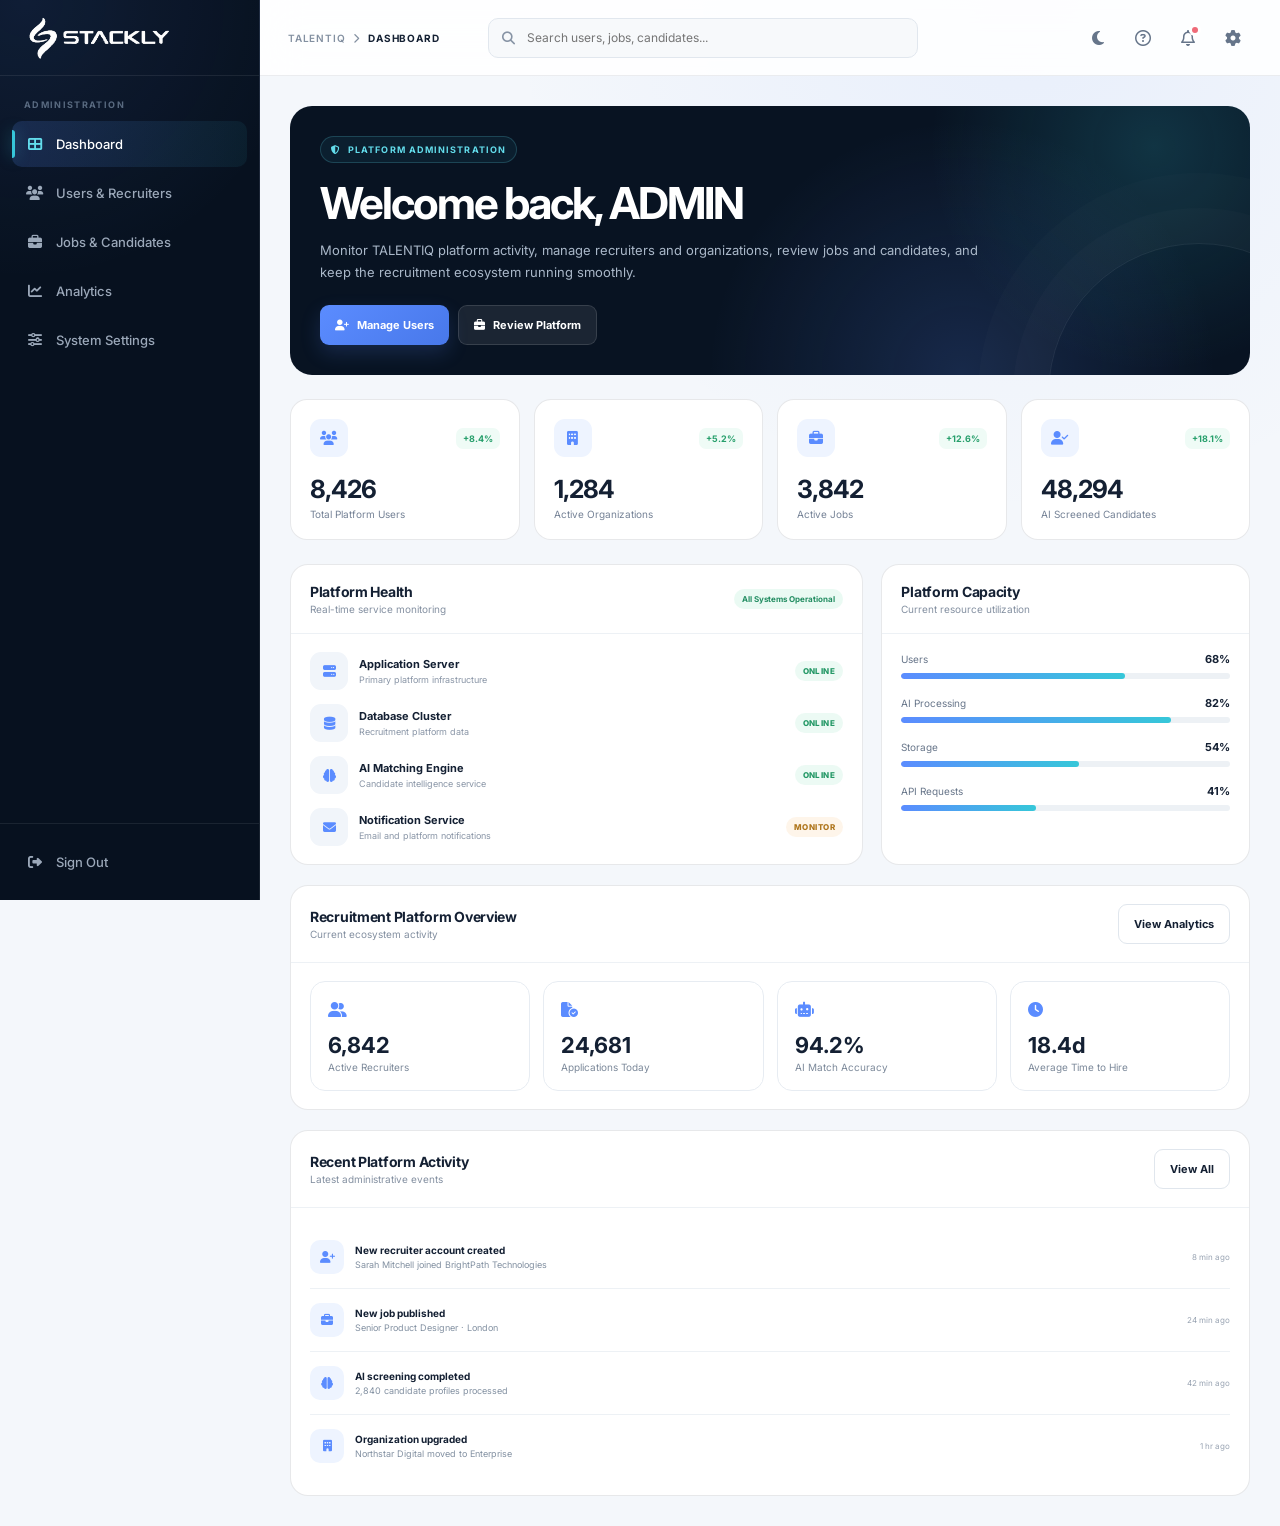
<file: admin-dashboard.html>
<!DOCTYPE html>
<html lang="en">

<head>
    <meta charset="UTF-8">
    <meta name="viewport" content="width=device-width, initial-scale=1.0">

    <title> Admin Dashboard</title>

    <!-- Google Fonts -->
    <link rel="preconnect" href="https://fonts.googleapis.com">
    <link rel="preconnect" href="https://fonts.gstatic.com" crossorigin>
    <link
        href="https://fonts.googleapis.com/css2?family=DM+Sans:wght@400;500;600;700&family=Inter:wght@400;500;600;700;800&display=swap"
        rel="stylesheet">

    <!-- Font Awesome -->
    <link rel="stylesheet" href="https://cdnjs.cloudflare.com/ajax/libs/font-awesome/6.7.2/css/all.min.css">

    <style>
        /* =========================================================
           TALENTIQ ADMIN DASHBOARD
           SINGLE PAGE
           HTML + CSS + VANILLA JS
        ========================================================= */

        :root {
            --bg-primary: #07111F;
            --bg-secondary: #0D1726;
            --bg-dark: #05080D;

            --surface: #111D2E;
            --surface-2: #162337;
            --surface-white: #FFFFFF;

            --primary: #5B8CFF;
            --primary-soft: #7AA2FF;

            --cyan: #36C7D9;
            --cyan-soft: #63DCEB;

            --success: #35C98A;
            --warning: #F3B45C;
            --danger: #EF6A78;
            --purple: #9B7CFF;

            --white: #FFFFFF;
            --text-primary: #F8FAFC;
            --text-secondary: #B6C0CF;

            --dark-text: #142033;
            --dark-muted: #617086;

            --border-dark: rgba(255, 255, 255, .10);
            --border-light: rgba(20, 32, 51, .10);

            --glass-dark: rgba(255, 255, 255, .055);

            --sidebar-width: 260px;
            --topbar-height: 76px;

            --radius-sm: 10px;
            --radius-md: 16px;
            --radius-lg: 22px;
        }

        * {
            margin: 0;
            padding: 0;
            box-sizing: border-box;
        }

        html {
            scroll-behavior: smooth;
        }

        body {
            min-height: 100vh;
            background:
                radial-gradient(circle at 80% 0%, rgba(91, 140, 255, .08), transparent 28%),
                #F4F7FB;
            color: var(--dark-text);
            font-family: "Inter", sans-serif;
            overflow-x: hidden;
        }

        button,
        input,
        select {
            font: inherit;
        }

        button {
            border: 0;
            cursor: pointer;
        }

        a {
            color: inherit;
            text-decoration: none;
        }

        /* =========================================================
           PRELOADER
        ========================================================= */

        .preloader {
            position: fixed;
            inset: 0;
            z-index: 9999;
            background: #05080D;
            display: grid;
            place-items: center;
            transition: opacity .5s ease, visibility .5s ease;
        }

        .preloader.hide {
            opacity: 0;
            visibility: hidden;
        }

        .loader-content {
            text-align: center;
        }

        .loader-logo {
            width: 54px;
            height: 54px;
            margin: auto;
            border-radius: 16px;
            display: grid;
            place-items: center;
            color: white;
            font-size: 22px;
            font-weight: 800;
            background: linear-gradient(135deg, var(--primary), var(--cyan));
            box-shadow: 0 0 45px rgba(54, 199, 217, .25);
            animation: loaderPulse 1.5s infinite;
        }

        .loader-content h3 {
            margin-top: 18px;
            color: white;
            font-size: 18px;
            letter-spacing: .08em;
        }

        .loader-content span {
            display: block;
            margin-top: 7px;
            color: #718096;
            font-size: 11px;
            letter-spacing: .18em;
            text-transform: uppercase;
        }

        @keyframes loaderPulse {
            50% {
                transform: scale(1.08);
                box-shadow: 0 0 70px rgba(54, 199, 217, .42);
            }
        }

        /* =========================================================
           APP
        ========================================================= */

        .app-shell {
            min-height: 100vh;
            display: flex;
        }

        /* =========================================================
           SIDEBAR
        ========================================================= */

        .sidebar {
            position: fixed;
            left: 0;
            top: 0;
            bottom: 0;
            width: var(--sidebar-width);
            z-index: 1000;
            display: flex;
            flex-direction: column;
            background:
                radial-gradient(circle at 10% 0%, rgba(91, 140, 255, .10), transparent 30%),
                #07111F;
            border-right: 1px solid rgba(255, 255, 255, .08);
            color: white;
        }

        .brand {
            height: 76px;
            display: flex;
            align-items: center;
            gap: 12px;
            padding: 0 22px;
            border-bottom: 1px solid rgba(255, 255, 255, .08);
        }

        .brand-mark {
            width: 37px;
            height: 37px;
            border-radius: 11px;
            display: grid;
            place-items: center;
            background: linear-gradient(135deg, var(--primary), var(--cyan));
            color: white;
            font-size: 17px;
            font-weight: 800;
            box-shadow: 0 8px 28px rgba(54, 199, 217, .18);
        }

        .brand-text strong {
            display: block;
            font-size: 15px;
            letter-spacing: .04em;
        }

        .brand-text span {
            display: block;
            margin-top: 2px;
            color: #748399;
            font-size: 9px;
            letter-spacing: .14em;
        }

        .admin-badge {
            margin: 18px 18px 8px;
            padding: 9px 11px;
            border: 1px solid rgba(54, 199, 217, .15);
            background: rgba(54, 199, 217, .05);
            border-radius: 9px;
            color: var(--cyan-soft);
            font-size: 9px;
            font-weight: 700;
            letter-spacing: .14em;
            text-transform: uppercase;
        }

        .sidebar-nav {
            padding: 10px 12px;
            flex: 1;
            overflow-y: auto;
        }

        .nav-label {
            padding: 13px 12px 8px;
            color: #596A80;
            font-size: 9px;
            font-weight: 700;
            letter-spacing: .15em;
            text-transform: uppercase;
        }

        .sidebar-link {
            width: 100%;
            min-height: 46px;
            margin: 3px 0;
            padding: 0 13px;
            display: flex;
            align-items: center;
            gap: 12px;
            position: relative;
            background: transparent;
            border-radius: 10px;
            color: #9BA8B9;
            text-align: left;
            transition: .25s ease;
        }

        .sidebar-link i {
            width: 19px;
            text-align: center;
            font-size: 14px;
        }

        .sidebar-link span {
            font-size: 13px;
            font-weight: 500;
        }

        .sidebar-link:hover {
            color: white;
            background: rgba(255, 255, 255, .05);
        }

        .sidebar-link.active {
            color: white;
            background: linear-gradient(90deg,
                    rgba(91, 140, 255, .17),
                    rgba(54, 199, 217, .07));
        }

        .sidebar-link.active::before {
            content: "";
            position: absolute;
            left: 0;
            top: 9px;
            bottom: 9px;
            width: 3px;
            border-radius: 0 5px 5px 0;
            background: var(--cyan);
            box-shadow: 0 0 14px rgba(54, 199, 217, .5);
        }

        .sidebar-link.active i {
            color: var(--cyan-soft);
        }

        .sidebar-bottom {
            padding: 12px;
            border-top: 1px solid rgba(255, 255, 255, .08);
        }

        .admin-mini {
            padding: 13px;
            margin-bottom: 8px;
            display: flex;
            align-items: center;
            gap: 10px;
            border: 1px solid rgba(255, 255, 255, .07);
            border-radius: 12px;
            background: rgba(255, 255, 255, .035);
        }

        .admin-avatar {
            width: 35px;
            height: 35px;
            flex: 0 0 35px;
            border-radius: 50%;
            display: grid;
            place-items: center;
            background: linear-gradient(135deg, #5B8CFF, #36C7D9);
            color: white;
            font-weight: 700;
            font-size: 12px;
        }

        .admin-mini strong {
            display: block;
            color: white;
            font-size: 11px;
        }

        .admin-mini span {
            display: block;
            margin-top: 3px;
            color: #68798F;
            font-size: 9px;
        }

        /* =========================================================
           MAIN
        ========================================================= */

        .main-content {
            width: calc(100% - var(--sidebar-width));
            margin-left: var(--sidebar-width);
            min-height: 100vh;
        }

        /* =========================================================
           TOPBAR
        ========================================================= */

        .topbar {
            height: var(--topbar-height);
            position: sticky;
            top: 0;
            z-index: 800;
            display: flex;
            align-items: center;
            gap: 20px;
            padding: 0 28px;
            background: rgba(255, 255, 255, .88);
            border-bottom: 1px solid rgba(20, 32, 51, .08);
            backdrop-filter: blur(20px);
        }

        .hamburger {
            width: 40px;
            height: 40px;
            display: none;
            place-items: center;
            background: #F1F4F8;
            border-radius: 10px;
            color: var(--dark-text);
        }

        .breadcrumb-area {
            min-width: 180px;
        }

        .breadcrumb {
            display: flex;
            align-items: center;
            gap: 8px;
            color: #8390A1;
            font-size: 10px;
            font-weight: 600;
            letter-spacing: .08em;
            text-transform: uppercase;
        }

        .breadcrumb strong {
            color: var(--dark-text);
        }

        .top-search {
            flex: 1;
            max-width: 430px;
            position: relative;
        }

        .top-search i {
            position: absolute;
            left: 14px;
            top: 50%;
            transform: translateY(-50%);
            color: #8794A5;
            font-size: 13px;
        }

        .top-search input {
            width: 100%;
            height: 40px;
            padding: 0 15px 0 38px;
            outline: none;
            border: 1px solid #E1E7EE;
            border-radius: 10px;
            background: #F7F9FB;
            color: var(--dark-text);
            font-size: 12px;
            transition: .25s ease;
        }

        .top-search input:focus {
            border-color: rgba(91, 140, 255, .55);
            background: white;
            box-shadow: 0 0 0 4px rgba(91, 140, 255, .08);
        }

        .top-actions {
            margin-left: auto;
            display: flex;
            align-items: center;
            gap: 7px;
        }

        .top-icon {
            width: 38px;
            height: 38px;
            position: relative;
            display: grid;
            place-items: center;
            background: transparent;
            color: #66758A;
            border-radius: 10px;
            transition: .2s ease;
        }

        .top-icon:hover {
            background: #F1F4F8;
            color: var(--dark-text);
        }

        .notification-dot {
            width: 6px;
            height: 6px;
            position: absolute;
            top: 8px;
            right: 9px;
            border-radius: 50%;
            background: var(--danger);
            box-shadow: 0 0 0 3px white;
        }

        .profile-trigger {
            margin-left: 6px;
            padding: 5px 8px 5px 5px;
            display: flex;
            align-items: center;
            gap: 9px;
            border-radius: 12px;
            background: transparent;
            transition: .2s ease;
        }

        .profile-trigger:hover {
            background: #F1F4F8;
        }

        .profile-avatar {
            width: 34px;
            height: 34px;
            border-radius: 50%;
            display: grid;
            place-items: center;
            background: linear-gradient(135deg, #5B8CFF, #36C7D9);
            color: white;
            font-weight: 700;
            font-size: 11px;
        }

        .profile-info {
            text-align: left;
        }

        .profile-info strong {
            display: block;
            color: var(--dark-text);
            font-size: 11px;
        }

        .profile-info span {
            display: block;
            margin-top: 2px;
            color: #7B8899;
            font-size: 9px;
        }

        /* =========================================================
           CONTENT
        ========================================================= */

        .content-wrap {
            max-width: 1600px;
            margin: auto;
            padding: 30px;
        }

        .page-section {
            display: none;
            animation: sectionIn .35s ease both;
        }

        .page-section.active {
            display: block;
        }

        @keyframes sectionIn {
            from {
                opacity: 0;
                transform: translateY(10px);
            }

            to {
                opacity: 1;
                transform: translateY(0);
            }
        }

        .page-heading {
            display: flex;
            justify-content: space-between;
            align-items: flex-end;
            gap: 20px;
            margin-bottom: 25px;
        }

        .eyebrow {
            margin-bottom: 8px;
            color: var(--primary);
            font-size: 10px;
            font-weight: 800;
            letter-spacing: .14em;
            text-transform: uppercase;
        }

        .page-heading h1 {
            color: var(--dark-text);
            font-size: clamp(25px, 3vw, 36px);
            line-height: 1.1;
            letter-spacing: -.035em;
        }

        .page-heading p {
            max-width: 650px;
            margin-top: 8px;
            color: var(--dark-muted);
            font-size: 13px;
            line-height: 1.7;
        }

        /* =========================================================
           BUTTONS
        ========================================================= */

        .btn {
            min-height: 40px;
            padding: 0 15px;
            display: inline-flex;
            align-items: center;
            justify-content: center;
            gap: 8px;
            border-radius: 9px;
            font-size: 11px;
            font-weight: 700;
            transition: .25s ease;
        }

        .btn-primary {
            color: white;
            background: linear-gradient(135deg, #5B8CFF, #4878EA);
            box-shadow: 0 8px 20px rgba(91, 140, 255, .18);
        }

        .btn-primary:hover {
            transform: translateY(-2px);
            box-shadow: 0 12px 25px rgba(91, 140, 255, .25);
        }

        .btn-light {
            color: var(--dark-text);
            background: white;
            border: 1px solid #E0E6ED;
        }

        .btn-light:hover {
            border-color: #C9D4E1;
            transform: translateY(-1px);
        }

        .btn-danger {
            color: var(--danger);
            background: rgba(239, 106, 120, .08);
        }

        .heading-actions {
            display: flex;
            gap: 8px;
            flex-wrap: wrap;
        }

        /* =========================================================
           DASHBOARD HERO
        ========================================================= */

        .admin-hero {
            position: relative;
            overflow: hidden;
            min-height: 240px;
            padding: 30px;
            border-radius: 22px;
            background:
                radial-gradient(circle at 90% 15%, rgba(54, 199, 217, .18), transparent 25%),
                radial-gradient(circle at 70% 100%, rgba(91, 140, 255, .18), transparent 35%),
                #081322;
            color: white;
            margin-bottom: 24px;
        }

        .admin-hero::after {
            content: "";
            width: 300px;
            height: 300px;
            position: absolute;
            right: -100px;
            bottom: -170px;
            border-radius: 50%;
            border: 1px solid rgba(255, 255, 255, .08);
            box-shadow:
                0 0 0 35px rgba(255, 255, 255, .015),
                0 0 0 70px rgba(255, 255, 255, .012);
        }

        .hero-content {
            max-width: 700px;
            position: relative;
            z-index: 2;
        }

        .hero-label {
            width: fit-content;
            padding: 7px 10px;
            display: flex;
            align-items: center;
            gap: 7px;
            border: 1px solid rgba(99, 220, 235, .2);
            border-radius: 100px;
            background: rgba(54, 199, 217, .07);
            color: var(--cyan-soft);
            font-size: 9px;
            font-weight: 700;
            letter-spacing: .12em;
            text-transform: uppercase;
        }

        .hero-content h2 {
            margin-top: 17px;
            font-size: clamp(27px, 4vw, 44px);
            line-height: 1.05;
            letter-spacing: -.045em;
        }

        .hero-content p {
            max-width: 660px;
            margin-top: 13px;
            color: #AAB8C9;
            font-size: 13px;
            line-height: 1.7;
        }

        .hero-actions {
            margin-top: 22px;
            display: flex;
            gap: 9px;
            flex-wrap: wrap;
        }

        .hero-actions .btn-light {
            background: rgba(255, 255, 255, .08);
            color: white;
            border-color: rgba(255, 255, 255, .12);
        }

        /* =========================================================
           STATS
        ========================================================= */

        .stats-grid {
            display: grid;
            grid-template-columns: repeat(4, 1fr);
            gap: 14px;
            margin-bottom: 24px;
        }

        .stat-card {
            padding: 19px;
            border: 1px solid var(--border-light);
            border-radius: 17px;
            background: white;
            transition: .25s ease;
        }

        .stat-card:hover {
            transform: translateY(-3px);
            box-shadow: 0 14px 35px rgba(18, 38, 63, .07);
        }

        .stat-top {
            display: flex;
            justify-content: space-between;
            align-items: center;
        }

        .stat-icon {
            width: 38px;
            height: 38px;
            display: grid;
            place-items: center;
            border-radius: 11px;
            background: #EEF4FF;
            color: var(--primary);
            font-size: 14px;
        }

        .stat-change {
            padding: 5px 7px;
            border-radius: 7px;
            background: rgba(53, 201, 138, .08);
            color: #269F6B;
            font-size: 9px;
            font-weight: 700;
        }

        .stat-card h3 {
            margin-top: 17px;
            font-size: 25px;
            letter-spacing: -.04em;
        }

        .stat-card p {
            margin-top: 4px;
            color: #758296;
            font-size: 10px;
        }

        /* =========================================================
           PANELS
        ========================================================= */

        .panel-grid {
            display: grid;
            grid-template-columns: 1.4fr .9fr;
            gap: 18px;
            margin-bottom: 20px;
        }

        .panel {
            border: 1px solid var(--border-light);
            border-radius: 18px;
            background: white;
            overflow: hidden;
        }

        .panel-head {
            padding: 18px 19px;
            display: flex;
            align-items: center;
            justify-content: space-between;
            gap: 15px;
            border-bottom: 1px solid #EDF1F5;
        }

        .panel-head h3 {
            font-size: 14px;
            letter-spacing: -.02em;
        }

        .panel-head p {
            margin-top: 3px;
            color: #8490A1;
            font-size: 10px;
        }

        .panel-body {
            padding: 18px 19px;
        }

        /* =========================================================
           PLATFORM HEALTH
        ========================================================= */

        .health-grid {
            display: grid;
            gap: 14px;
        }

        .health-item {
            display: grid;
            grid-template-columns: 38px 1fr auto;
            align-items: center;
            gap: 11px;
        }

        .health-icon {
            width: 38px;
            height: 38px;
            display: grid;
            place-items: center;
            border-radius: 11px;
            background: #F1F5FA;
            color: var(--primary);
            font-size: 13px;
        }

        .health-info strong {
            display: block;
            font-size: 11px;
        }

        .health-info span {
            display: block;
            margin-top: 3px;
            color: #8995A6;
            font-size: 9px;
        }

        .health-status {
            padding: 5px 8px;
            border-radius: 100px;
            font-size: 8px;
            font-weight: 800;
            letter-spacing: .06em;
            text-transform: uppercase;
        }

        .online {
            color: #249866;
            background: rgba(53, 201, 138, .09);
        }

        .attention {
            color: #AF761D;
            background: rgba(243, 180, 92, .13);
        }

        /* =========================================================
           PLATFORM METRICS
        ========================================================= */

        .metric-list {
            display: grid;
            gap: 17px;
        }

        .metric-row {
            display: flex;
            justify-content: space-between;
            align-items: center;
            margin-bottom: 7px;
        }

        .metric-row span {
            color: #68768A;
            font-size: 10px;
        }

        .metric-row strong {
            font-size: 11px;
        }

        .progress {
            height: 6px;
            overflow: hidden;
            border-radius: 100px;
            background: #EDF1F5;
        }

        .progress span {
            display: block;
            height: 100%;
            border-radius: inherit;
            background: linear-gradient(90deg, var(--primary), var(--cyan));
        }

        /* =========================================================
           QUICK OVERVIEW
        ========================================================= */

        .overview-grid {
            display: grid;
            grid-template-columns: repeat(4, 1fr);
            gap: 13px;
        }

        .overview-card {
            padding: 17px;
            border: 1px solid #E7ECF2;
            border-radius: 15px;
            transition: .2s ease;
        }

        .overview-card:hover {
            border-color: #CBD8EA;
            transform: translateY(-2px);
        }

        .overview-card i {
            color: var(--primary);
            font-size: 15px;
        }

        .overview-card strong {
            display: block;
            margin-top: 13px;
            font-size: 22px;
        }

        .overview-card span {
            display: block;
            margin-top: 3px;
            color: #7C899A;
            font-size: 10px;
        }

        /* =========================================================
           ACTIVITY
        ========================================================= */

        .activity-list {
            display: grid;
        }

        .activity-item {
            padding: 14px 0;
            display: grid;
            grid-template-columns: 34px 1fr auto;
            align-items: center;
            gap: 11px;
            border-bottom: 1px solid #EDF1F5;
        }

        .activity-item:last-child {
            border-bottom: 0;
        }

        .activity-icon {
            width: 34px;
            height: 34px;
            display: grid;
            place-items: center;
            border-radius: 10px;
            background: #EEF4FF;
            color: var(--primary);
            font-size: 12px;
        }

        .activity-item strong {
            display: block;
            font-size: 10px;
        }

        .activity-item p {
            margin-top: 3px;
            color: #8290A1;
            font-size: 9px;
        }

        .activity-time {
            color: #97A2B1;
            font-size: 8px;
            white-space: nowrap;
        }

        /* =========================================================
           TABLE
        ========================================================= */

        .table-wrap {
            overflow-x: auto;
        }

        .data-table {
            width: 100%;
            min-width: 750px;
            border-collapse: collapse;
        }

        .data-table th {
            padding: 12px 18px;
            color: #8290A1;
            background: #F8FAFC;
            border-bottom: 1px solid #E9EEF3;
            font-size: 9px;
            font-weight: 700;
            text-align: left;
            text-transform: uppercase;
            letter-spacing: .07em;
        }

        .data-table td {
            padding: 14px 18px;
            border-bottom: 1px solid #EDF1F5;
            color: #435166;
            font-size: 10px;
        }

        .data-table tbody tr:hover {
            background: #FAFCFF;
        }

        .user-cell {
            display: flex;
            align-items: center;
            gap: 9px;
        }

        .table-avatar {
            width: 32px;
            height: 32px;
            flex: 0 0 32px;
            display: grid;
            place-items: center;
            border-radius: 50%;
            background: linear-gradient(135deg, #DCE7FF, #D5F4F7);
            color: #3864B8;
            font-size: 9px;
            font-weight: 800;
        }

        .user-cell strong {
            display: block;
            color: var(--dark-text);
            font-size: 10px;
        }

        .user-cell span {
            display: block;
            margin-top: 2px;
            color: #8793A3;
            font-size: 8px;
        }

        .status {
            display: inline-flex;
            padding: 5px 8px;
            border-radius: 100px;
            font-size: 8px;
            font-weight: 700;
        }

        .status.active {
            color: #238D62;
            background: rgba(53, 201, 138, .10);
        }

        .status.pending {
            color: #A86F15;
            background: rgba(243, 180, 92, .12);
        }

        .status.suspended {
            color: #BD4D5C;
            background: rgba(239, 106, 120, .10);
        }

        .status.review {
            color: #566BC5;
            background: rgba(91, 140, 255, .10);
        }

        .table-action {
            width: 30px;
            height: 30px;
            display: grid;
            place-items: center;
            background: #F3F6F9;
            color: #68778B;
            border-radius: 8px;
            transition: .2s;
        }

        .table-action:hover {
            color: var(--primary);
            background: #EAF1FF;
        }

        /* =========================================================
           TOOLBAR
        ========================================================= */

        .toolbar {
            margin-bottom: 15px;
            padding: 12px;
            display: flex;
            justify-content: space-between;
            align-items: center;
            gap: 10px;
            flex-wrap: wrap;
            border: 1px solid #E4EAF0;
            border-radius: 14px;
            background: white;
        }

        .filter-search {
            min-width: 250px;
            position: relative;
        }

        .filter-search i {
            position: absolute;
            left: 12px;
            top: 50%;
            transform: translateY(-50%);
            color: #91A0B1;
            font-size: 11px;
        }

        .filter-search input {
            width: 100%;
            height: 36px;
            padding: 0 12px 0 33px;
            border: 1px solid #E1E7EE;
            border-radius: 8px;
            outline: none;
            font-size: 10px;
        }

        .filter-select {
            height: 36px;
            padding: 0 30px 0 11px;
            border: 1px solid #E1E7EE;
            border-radius: 8px;
            outline: none;
            color: #647286;
            background: white;
            font-size: 10px;
        }

        /* =========================================================
           ADMIN USER CARDS
        ========================================================= */

        .user-grid {
            display: grid;
            grid-template-columns: repeat(3, 1fr);
            gap: 14px;
        }

        .user-card {
            padding: 18px;
            border: 1px solid #E4EAF0;
            border-radius: 16px;
            background: white;
            transition: .25s ease;
        }

        .user-card:hover {
            transform: translateY(-3px);
            box-shadow: 0 14px 30px rgba(20, 32, 51, .06);
        }

        .user-card-top {
            display: flex;
            justify-content: space-between;
            align-items: flex-start;
        }

        .large-avatar {
            width: 46px;
            height: 46px;
            display: grid;
            place-items: center;
            border-radius: 14px;
            background: linear-gradient(135deg, #DCE7FF, #D7F4F6);
            color: #3C65B6;
            font-weight: 800;
            font-size: 12px;
        }

        .user-card h3 {
            margin-top: 14px;
            font-size: 13px;
        }

        .user-card .role {
            margin-top: 4px;
            color: #8491A2;
            font-size: 9px;
        }

        .user-meta {
            margin-top: 15px;
            display: grid;
            gap: 7px;
        }

        .user-meta div {
            display: flex;
            justify-content: space-between;
            color: #788597;
            font-size: 9px;
        }

        .user-meta strong {
            color: #445268;
        }

        .user-card-actions {
            margin-top: 16px;
            padding-top: 13px;
            display: flex;
            gap: 7px;
            border-top: 1px solid #EDF1F5;
        }

        .small-btn {
            height: 32px;
            padding: 0 10px;
            border-radius: 8px;
            background: #F3F6F9;
            color: #566477;
            font-size: 9px;
            font-weight: 700;
        }

        .small-btn:hover {
            background: #EAF1FF;
            color: var(--primary);
        }

        /* =========================================================
           ANALYTICS
        ========================================================= */

        .analytics-grid {
            display: grid;
            grid-template-columns: 1.5fr .8fr;
            gap: 18px;
        }

        .chart {
            height: 280px;
            padding: 20px;
            position: relative;
        }

        .chart-bars {
            height: 210px;
            display: flex;
            align-items: flex-end;
            justify-content: space-around;
            gap: 14px;
            padding: 15px 8px 0;
            border-bottom: 1px solid #E8EDF2;
        }

        .bar-group {
            height: 100%;
            flex: 1;
            display: flex;
            align-items: flex-end;
            justify-content: center;
            gap: 4px;
        }

        .bar {
            width: 13px;
            max-width: 20px;
            border-radius: 5px 5px 0 0;
            background: linear-gradient(to top, var(--primary), var(--cyan));
            animation: barIn .8s ease both;
        }

        .bar:nth-child(2) {
            background: #DDE7FA;
        }

        @keyframes barIn {
            from {
                height: 0 !important;
            }
        }

        .chart-labels {
            display: flex;
            justify-content: space-around;
            margin-top: 9px;
            color: #8996A6;
            font-size: 8px;
        }

        .analytics-stats {
            display: grid;
            gap: 10px;
        }

        .analytics-stat {
            padding: 14px;
            border-radius: 13px;
            background: #F7F9FB;
        }

        .analytics-stat span {
            color: #8490A0;
            font-size: 9px;
        }

        .analytics-stat strong {
            display: block;
            margin-top: 6px;
            font-size: 20px;
        }

        .analytics-stat small {
            display: block;
            margin-top: 3px;
            color: #35A879;
            font-size: 8px;
            font-weight: 700;
        }

        /* =========================================================
           SETTINGS
        ========================================================= */

        .settings-grid {
            display: grid;
            grid-template-columns: 1fr 1fr;
            gap: 17px;
        }

        .setting-card {
            padding: 20px;
            border: 1px solid #E4EAF0;
            border-radius: 17px;
            background: white;
        }

        .setting-card h3 {
            font-size: 13px;
        }

        .setting-card>p {
            margin-top: 5px;
            color: #8591A2;
            font-size: 10px;
            line-height: 1.6;
        }

        .setting-row {
            padding: 14px 0;
            display: flex;
            justify-content: space-between;
            align-items: center;
            gap: 15px;
            border-bottom: 1px solid #EDF1F5;
        }

        .setting-row:last-child {
            border-bottom: 0;
        }

        .setting-row strong {
            display: block;
            font-size: 10px;
        }

        .setting-row span {
            display: block;
            margin-top: 3px;
            color: #8B97A6;
            font-size: 8px;
        }

        .toggle {
            width: 38px;
            height: 21px;
            padding: 3px;
            border-radius: 100px;
            background: #CBD4DF;
            transition: .25s;
        }

        .toggle span {
            width: 15px;
            height: 15px;
            display: block;
            border-radius: 50%;
            background: white;
            margin: 0;
            transition: .25s;
        }

        .toggle.on {
            background: var(--primary);
        }

        .toggle.on span {
            transform: translateX(17px);
        }

        /* =========================================================
           MODAL
        ========================================================= */

        .modal-overlay {
            position: fixed;
            inset: 0;
            z-index: 3000;
            padding: 20px;
            display: none;
            place-items: center;
            background: rgba(4, 10, 18, .65);
            backdrop-filter: blur(10px);
        }

        .modal-overlay.show {
            display: grid;
        }

        .modal {
            width: min(520px, 100%);
            max-height: 90vh;
            overflow-y: auto;
            padding: 24px;
            border: 1px solid rgba(255, 255, 255, .12);
            border-radius: 20px;
            background: #101B2B;
            color: white;
            box-shadow: 0 30px 90px rgba(0, 0, 0, .35);
            animation: modalIn .3s ease;
        }

        @keyframes modalIn {
            from {
                opacity: 0;
                transform: scale(.96) translateY(10px);
            }

            to {
                opacity: 1;
                transform: scale(1) translateY(0);
            }
        }

        .modal-head {
            display: flex;
            justify-content: space-between;
            align-items: center;
        }

        .modal-head h3 {
            font-size: 17px;
        }

        .modal-close {
            width: 34px;
            height: 34px;
            display: grid;
            place-items: center;
            border-radius: 9px;
            color: #A6B2C2;
            background: rgba(255, 255, 255, .06);
        }

        .modal-close:hover {
            color: white;
            background: rgba(255, 255, 255, .12);
        }

        .modal-body {
            margin-top: 18px;
            color: #AAB7C8;
            font-size: 12px;
            line-height: 1.7;
        }

        /* =========================================================
           TOAST
        ========================================================= */

        .toast {
            position: fixed;
            right: 25px;
            bottom: 25px;
            z-index: 5000;
            min-width: 260px;
            padding: 13px 16px;
            display: flex;
            align-items: center;
            gap: 10px;
            color: white;
            background: #0D1929;
            border: 1px solid rgba(255, 255, 255, .1);
            border-radius: 12px;
            box-shadow: 0 18px 50px rgba(0, 0, 0, .25);
            transform: translateY(120px);
            opacity: 0;
            transition: .3s ease;
            font-size: 10px;
        }

        .toast.show {
            transform: translateY(0);
            opacity: 1;
        }

        .toast i {
            color: var(--cyan);
        }

        /* =========================================================
           MOBILE DRAWER
        ========================================================= */

        .mobile-overlay {
            position: fixed;
            inset: 0;
            z-index: 1100;
            display: none;
            background: rgba(0, 0, 0, .55);
        }

        .mobile-overlay.show {
            display: block;
        }

        .mobile-drawer {
            width: min(85vw, 350px);
            position: fixed;
            left: 0;
            top: 0;
            bottom: 0;
            z-index: 1200;
            display: none;
            flex-direction: column;
            background: #07111F;
            color: white;
            transform: translateX(-105%);
            transition: transform .3s ease;
            box-shadow: 20px 0 50px rgba(0, 0, 0, .25);
        }

        .mobile-drawer.show {
            transform: translateX(0);
        }

        .drawer-head {
            height: 70px;
            padding: 0 18px;
            display: flex;
            align-items: center;
            justify-content: space-between;
            border-bottom: 1px solid rgba(255, 255, 255, .08);
        }

        .drawer-close {
            width: 38px;
            height: 38px;
            display: grid;
            place-items: center;
            border-radius: 9px;
            color: white;
            background: rgba(255, 255, 255, .06);
        }

        .drawer-nav {
            padding: 12px;
            overflow-y: auto;
        }

        /* =========================================================
           RESPONSIVE
        ========================================================= */

        @media (max-width: 1200px) {

            .stats-grid {
                grid-template-columns: repeat(2, 1fr);
            }

            .overview-grid {
                grid-template-columns: repeat(2, 1fr);
            }

            .user-grid {
                grid-template-columns: repeat(2, 1fr);
            }
        }

        @media (max-width: 1024px) {

            :root {
                --sidebar-width: 230px;
            }

            .panel-grid,
            .analytics-grid {
                grid-template-columns: 1fr;
            }

            .settings-grid {
                grid-template-columns: 1fr;
            }

            .content-wrap {
                padding: 24px;
            }

            .top-search {
                max-width: 300px;
            }
        }

        @media (max-width: 768px) {

            .sidebar {
                display: none;
            }

            .main-content {
                width: 100%;
                margin-left: 0;
            }

            .topbar {
                height: 66px;
                padding: 0 15px;
                gap: 10px;
            }

            .hamburger {
                display: grid;
            }

            .breadcrumb-area {
                min-width: 0;
            }

            .breadcrumb {
                font-size: 9px;
            }

            .top-search {
                display: none;
            }

            .profile-info {
                display: none;
            }

            .content-wrap {
                padding: 18px 15px 30px;
            }

            .page-heading {
                align-items: flex-start;
                flex-direction: column;
            }

            .admin-hero {
                padding: 23px;
            }

            .hero-content h2 {
                font-size: 30px;
            }

            .stats-grid {
                grid-template-columns: repeat(2, 1fr);
                gap: 10px;
            }

            .stat-card {
                padding: 15px;
            }

            .stat-card h3 {
                font-size: 21px;
            }

            .overview-grid {
                grid-template-columns: repeat(2, 1fr);
            }

            .user-grid {
                grid-template-columns: 1fr;
            }

            .toolbar {
                align-items: stretch;
            }

            .filter-search {
                width: 100%;
                min-width: 0;
            }

            .filter-select {
                flex: 1;
            }

            .mobile-drawer {
                display: flex;
            }
        }

        @media (max-width: 480px) {

            .top-actions .top-icon:nth-child(1),
            .top-actions .top-icon:nth-child(2) {
                display: none;
            }

            .top-actions {
                gap: 2px;
            }

            .admin-hero {
                min-height: auto;
            }

            .hero-actions {
                flex-direction: column;
                align-items: stretch;
            }

            .hero-actions .btn {
                width: 100%;
            }

            .stats-grid {
                gap: 8px;
            }

            .stat-card {
                padding: 13px;
            }

            .stat-icon {
                width: 32px;
                height: 32px;
            }

            .stat-change {
                font-size: 8px;
            }

            .stat-card h3 {
                font-size: 19px;
            }

            .overview-grid {
                grid-template-columns: 1fr;
            }

            .page-heading h1 {
                font-size: 27px;
            }

            .heading-actions {
                width: 100%;
            }

            .heading-actions .btn {
                flex: 1;
            }

            .toast {
                left: 15px;
                right: 15px;
                min-width: 0;
                bottom: 15px;
            }
        }

        @media (prefers-reduced-motion: reduce) {

            *,
            *::before,
            *::after {
                animation-duration: .01ms !important;
                animation-iteration-count: 1 !important;
                scroll-behavior: auto !important;
                transition-duration: .01ms !important;
            }
        }


        .brand {
    display: flex;
    align-items: center;
}

.brand-logo-link {
    display: inline-flex;
    align-items: center;
    justify-content: center;
    padding: 0;
    margin: 0;

    background: transparent;
    border: none;
    box-shadow: none;
    text-decoration: none;
}

.brand-logo {
    display: block;
    width: 150px;
    height: auto;

    object-fit: contain;
    background: transparent;
    border: none;
    box-shadow: none;
}
    </style>
</head>

<body>

    <!-- =========================================================
     PRELOADER
========================================================= -->

  


    <!-- =========================================================
     MOBILE OVERLAY
========================================================= -->

    <div class="mobile-overlay" id="mobileOverlay"></div>


    <!-- =========================================================
     MOBILE DRAWER
========================================================= -->

    <aside class="mobile-drawer" id="mobileDrawer">

        <div class="drawer-head">

            <div class="brand" style="height:auto;padding:0;border:0;">
                <div class="brand-mark">T</div>

                <div class="brand-text">
                    <strong>TALENTIQ</strong>
                    <span>AI RECRUITMENT</span>
                </div>
            </div>

            <button class="drawer-close" id="drawerClose">
                <i class="fa-solid fa-xmark"></i>
            </button>

        </div>

        <div class="admin-badge" style="margin-top:15px;">
            <i class="fa-solid fa-shield-halved"></i>
            Platform Admin
        </div>

        <nav class="drawer-nav">

            <button class="sidebar-link active" data-section="dashboard">
                <i class="fa-solid fa-table-cells-large"></i>
                <span>Dashboard</span>
            </button>

            <button class="sidebar-link" data-section="users">
                <i class="fa-solid fa-users"></i>
                <span>Users & Recruiters</span>
            </button>

            <button class="sidebar-link" data-section="jobs">
                <i class="fa-solid fa-briefcase"></i>
                <span>Jobs & Candidates</span>
            </button>

            <button class="sidebar-link" data-section="analytics">
                <i class="fa-solid fa-chart-line"></i>
                <span>Analytics</span>
            </button>

            <button class="sidebar-link" data-section="settings">
                <i class="fa-solid fa-sliders"></i>
                <span>System Settings</span>
            </button>

        </nav>

    </aside>


    <!-- =========================================================
     APP
========================================================= -->

    <div class="app-shell">

        <!-- =====================================================
         DESKTOP SIDEBAR
    ====================================================== -->

        <aside class="sidebar" id="sidebar">

            <div class="brand">

    <a href="user-dashboard.html" class="brand-logo-link" aria-label="Go to User Dashboard">
        <img src="assets/logo.webp"
             alt="TALENTIQ"
             class="brand-logo"
             loading="eager">
    </a>

</div>

           

            <nav class="sidebar-nav">

                <div class="nav-label">
                    Administration
                </div>

                <button class="sidebar-link active" data-section="dashboard">

                    <i class="fa-solid fa-table-cells-large"></i>

                    <span>Dashboard</span>

                </button>


                <button class="sidebar-link" data-section="users">

                    <i class="fa-solid fa-users"></i>

                    <span>Users & Recruiters</span>

                </button>


                <button class="sidebar-link" data-section="jobs">

                    <i class="fa-solid fa-briefcase"></i>

                    <span>Jobs & Candidates</span>

                </button>


                <button class="sidebar-link" data-section="analytics">

                    <i class="fa-solid fa-chart-line"></i>

                    <span>Analytics</span>

                </button>


                <button class="sidebar-link" data-section="settings">

                    <i class="fa-solid fa-sliders"></i>

                    <span>System Settings</span>

                </button>

            </nav>


            <div class="sidebar-bottom">

                

                <button class="sidebar-link" data-action="signout">

                    <i class="fa-solid fa-right-from-bracket"></i>

                    <span>Sign Out</span>

                </button>

            </div>

        </aside>


        <!-- =====================================================
         MAIN
    ====================================================== -->

        <main class="main-content">


            <!-- =================================================
             TOPBAR
        ================================================== -->

            <header class="topbar">

                <button class="hamburger" id="hamburger">
                    <i class="fa-solid fa-bars"></i>
                </button>


                <div class="breadcrumb-area">

                    <div class="breadcrumb">

                        <span>TALENTIQ</span>

                        <i class="fa-solid fa-chevron-right"></i>

                        <strong id="breadcrumbCurrent">
                            DASHBOARD
                        </strong>

                    </div>

                </div>


                <div class="top-search">

                    <i class="fa-solid fa-magnifying-glass"></i>

                    <input type="search" id="globalSearch" placeholder="Search users, jobs, candidates...">

                </div>


                <div class="top-actions">

                    <button class="top-icon" title="Theme" id="themeButton">

                        <i class="fa-solid fa-moon"></i>

                    </button>


                    <button class="top-icon" title="Help" data-toast="Help center opened">

                        <i class="fa-regular fa-circle-question"></i>

                    </button>


                    <button class="top-icon" title="Notifications" data-section-target="notifications">

                        <i class="fa-regular fa-bell"></i>

                        <span class="notification-dot"></span>

                    </button>


                    <button class="top-icon" title="Settings" data-section-target="settings">

                        <i class="fa-solid fa-gear"></i>

                    </button>


                    
            </header>


            <!-- =================================================
             CONTENT
        ================================================== -->

            <div class="content-wrap">


                <!-- =================================================
                 DASHBOARD
            ================================================== -->

                <section class="page-section active" id="dashboard">

                    <div class="admin-hero">

                        <div class="hero-content">

                            <div class="hero-label">
                                <i class="fa-solid fa-shield-halved"></i>
                                Platform Administration
                            </div>

                            <h2>
                                Welcome back, ADMIN
                            </h2>

                            <p>
                                Monitor TALENTIQ platform activity, manage
                                recruiters and organizations, review jobs and
                                candidates, and keep the recruitment ecosystem
                                running smoothly.
                            </p>

                            <div class="hero-actions">

                                <button class="btn btn-primary" data-section-target="users">
                                    <i class="fa-solid fa-user-plus"></i>
                                    Manage Users
                                </button>

                                <button class="btn btn-light" data-section-target="jobs">
                                    <i class="fa-solid fa-briefcase"></i>
                                    Review Platform
                                </button>

                            </div>

                        </div>

                    </div>


                    <!-- STATS -->

                    <div class="stats-grid">

                        <article class="stat-card">

                            <div class="stat-top">

                                <div class="stat-icon">
                                    <i class="fa-solid fa-users"></i>
                                </div>

                                <span class="stat-change">
                                    +8.4%
                                </span>

                            </div>

                            <h3>8,426</h3>

                            <p>Total Platform Users</p>

                        </article>


                        <article class="stat-card">

                            <div class="stat-top">

                                <div class="stat-icon">
                                    <i class="fa-solid fa-building"></i>
                                </div>

                                <span class="stat-change">
                                    +5.2%
                                </span>

                            </div>

                            <h3>1,284</h3>

                            <p>Active Organizations</p>

                        </article>


                        <article class="stat-card">

                            <div class="stat-top">

                                <div class="stat-icon">
                                    <i class="fa-solid fa-briefcase"></i>
                                </div>

                                <span class="stat-change">
                                    +12.6%
                                </span>

                            </div>

                            <h3>3,842</h3>

                            <p>Active Jobs</p>

                        </article>


                        <article class="stat-card">

                            <div class="stat-top">

                                <div class="stat-icon">
                                    <i class="fa-solid fa-user-check"></i>
                                </div>

                                <span class="stat-change">
                                    +18.1%
                                </span>

                            </div>

                            <h3>48,294</h3>

                            <p>AI Screened Candidates</p>

                        </article>

                    </div>


                    <!-- PLATFORM HEALTH -->

                    <div class="panel-grid">

                        <div class="panel">

                            <div class="panel-head">

                                <div>
                                    <h3>Platform Health</h3>
                                    <p>Real-time service monitoring</p>
                                </div>

                                <span class="status active">
                                    All Systems Operational
                                </span>

                            </div>


                            <div class="panel-body">

                                <div class="health-grid">

                                    <div class="health-item">

                                        <div class="health-icon">
                                            <i class="fa-solid fa-server"></i>
                                        </div>

                                        <div class="health-info">
                                            <strong>Application Server</strong>
                                            <span>Primary platform infrastructure</span>
                                        </div>

                                        <span class="health-status online">
                                            Online
                                        </span>

                                    </div>


                                    <div class="health-item">

                                        <div class="health-icon">
                                            <i class="fa-solid fa-database"></i>
                                        </div>

                                        <div class="health-info">
                                            <strong>Database Cluster</strong>
                                            <span>Recruitment platform data</span>
                                        </div>

                                        <span class="health-status online">
                                            Online
                                        </span>

                                    </div>


                                    <div class="health-item">

                                        <div class="health-icon">
                                            <i class="fa-solid fa-brain"></i>
                                        </div>

                                        <div class="health-info">
                                            <strong>AI Matching Engine</strong>
                                            <span>Candidate intelligence service</span>
                                        </div>

                                        <span class="health-status online">
                                            Online
                                        </span>

                                    </div>


                                    <div class="health-item">

                                        <div class="health-icon">
                                            <i class="fa-solid fa-envelope"></i>
                                        </div>

                                        <div class="health-info">
                                            <strong>Notification Service</strong>
                                            <span>Email and platform notifications</span>
                                        </div>

                                        <span class="health-status attention">
                                            Monitor
                                        </span>

                                    </div>

                                </div>

                            </div>

                        </div>


                        <div class="panel">

                            <div class="panel-head">

                                <div>
                                    <h3>Platform Capacity</h3>
                                    <p>Current resource utilization</p>
                                </div>

                            </div>

                            <div class="panel-body">

                                <div class="metric-list">

                                    <div>

                                        <div class="metric-row">
                                            <span>Users</span>
                                            <strong>68%</strong>
                                        </div>

                                        <div class="progress">
                                            <span style="width:68%"></span>
                                        </div>

                                    </div>


                                    <div>

                                        <div class="metric-row">
                                            <span>AI Processing</span>
                                            <strong>82%</strong>
                                        </div>

                                        <div class="progress">
                                            <span style="width:82%"></span>
                                        </div>

                                    </div>


                                    <div>

                                        <div class="metric-row">
                                            <span>Storage</span>
                                            <strong>54%</strong>
                                        </div>

                                        <div class="progress">
                                            <span style="width:54%"></span>
                                        </div>

                                    </div>


                                    <div>

                                        <div class="metric-row">
                                            <span>API Requests</span>
                                            <strong>41%</strong>
                                        </div>

                                        <div class="progress">
                                            <span style="width:41%"></span>
                                        </div>

                                    </div>

                                </div>

                            </div>

                        </div>

                    </div>


                    <!-- OVERVIEW -->

                    <div class="panel" style="margin-bottom:20px;">

                        <div class="panel-head">

                            <div>
                                <h3>Recruitment Platform Overview</h3>
                                <p>Current ecosystem activity</p>
                            </div>

                            <button class="btn btn-light" data-section-target="analytics">
                                View Analytics
                            </button>

                        </div>

                        <div class="panel-body">

                            <div class="overview-grid">

                                <div class="overview-card">
                                    <i class="fa-solid fa-user-group"></i>
                                    <strong>6,842</strong>
                                    <span>Active Recruiters</span>
                                </div>

                                <div class="overview-card">
                                    <i class="fa-solid fa-file-circle-check"></i>
                                    <strong>24,681</strong>
                                    <span>Applications Today</span>
                                </div>

                                <div class="overview-card">
                                    <i class="fa-solid fa-robot"></i>
                                    <strong>94.2%</strong>
                                    <span>AI Match Accuracy</span>
                                </div>

                                <div class="overview-card">
                                    <i class="fa-solid fa-clock"></i>
                                    <strong>18.4d</strong>
                                    <span>Average Time to Hire</span>
                                </div>

                            </div>

                        </div>

                    </div>


                    <!-- RECENT ACTIVITY -->

                    <div class="panel">

                        <div class="panel-head">

                            <div>
                                <h3>Recent Platform Activity</h3>
                                <p>Latest administrative events</p>
                            </div>

                            <button class="btn btn-light" data-toast="Activity log opened">
                                View All
                            </button>

                        </div>

                        <div class="panel-body">

                            <div class="activity-list">

                                <div class="activity-item">

                                    <div class="activity-icon">
                                        <i class="fa-solid fa-user-plus"></i>
                                    </div>

                                    <div>
                                        <strong>New recruiter account created</strong>
                                        <p>Sarah Mitchell joined BrightPath Technologies</p>
                                    </div>

                                    <span class="activity-time">
                                        8 min ago
                                    </span>

                                </div>


                                <div class="activity-item">

                                    <div class="activity-icon">
                                        <i class="fa-solid fa-briefcase"></i>
                                    </div>

                                    <div>
                                        <strong>New job published</strong>
                                        <p>Senior Product Designer · London</p>
                                    </div>

                                    <span class="activity-time">
                                        24 min ago
                                    </span>

                                </div>


                                <div class="activity-item">

                                    <div class="activity-icon">
                                        <i class="fa-solid fa-brain"></i>
                                    </div>

                                    <div>
                                        <strong>AI screening completed</strong>
                                        <p>2,840 candidate profiles processed</p>
                                    </div>

                                    <span class="activity-time">
                                        42 min ago
                                    </span>

                                </div>


                                <div class="activity-item">

                                    <div class="activity-icon">
                                        <i class="fa-solid fa-building"></i>
                                    </div>

                                    <div>
                                        <strong>Organization upgraded</strong>
                                        <p>Northstar Digital moved to Enterprise</p>
                                    </div>

                                    <span class="activity-time">
                                        1 hr ago
                                    </span>

                                </div>

                            </div>

                        </div>

                    </div>

                </section>


                <!-- =================================================
                 USERS & RECRUITERS
            ================================================== -->

                <section class="page-section" id="users">

                    <div class="page-heading">

                        <div>

                            <div class="eyebrow">
                                Platform Management
                            </div>

                            <h1>Users & Recruiters</h1>

                            <p>
                                Manage recruiter accounts, organizations,
                                access levels and platform activity.
                            </p>

                        </div>

                        <div class="heading-actions">

                            <button class="btn btn-primary" data-toast="Create user form opened">
                                <i class="fa-solid fa-user-plus"></i>
                                Add User
                            </button>

                            <button class="btn btn-light" data-toast="Exporting user data">
                                <i class="fa-solid fa-download"></i>
                                Export
                            </button>

                        </div>

                    </div>


                    <div class="stats-grid">

                        <article class="stat-card">
                            <div class="stat-top">
                                <div class="stat-icon">
                                    <i class="fa-solid fa-users"></i>
                                </div>
                                <span class="stat-change">+8.4%</span>
                            </div>
                            <h3>8,426</h3>
                            <p>Total Users</p>
                        </article>

                        <article class="stat-card">
                            <div class="stat-top">
                                <div class="stat-icon">
                                    <i class="fa-solid fa-user-check"></i>
                                </div>
                                <span class="stat-change">+6.2%</span>
                            </div>
                            <h3>6,842</h3>
                            <p>Active Recruiters</p>
                        </article>

                        <article class="stat-card">
                            <div class="stat-top">
                                <div class="stat-icon">
                                    <i class="fa-solid fa-user-clock"></i>
                                </div>
                                <span class="stat-change">+12</span>
                            </div>
                            <h3>126</h3>
                            <p>Pending Verification</p>
                        </article>

                        <article class="stat-card">
                            <div class="stat-top">
                                <div class="stat-icon">
                                    <i class="fa-solid fa-user-slash"></i>
                                </div>
                                <span class="stat-change">-2.1%</span>
                            </div>
                            <h3>84</h3>
                            <p>Suspended Accounts</p>
                        </article>

                    </div>


                    <div class="toolbar">

                        <div class="filter-search">

                            <i class="fa-solid fa-magnifying-glass"></i>

                            <input type="text" class="section-search" data-target="userGrid"
                                placeholder="Search users or organizations...">

                        </div>

                        <select class="filter-select">
                            <option>All Roles</option>
                            <option>Recruiter</option>
                            <option>Hiring Manager</option>
                            <option>Admin</option>
                        </select>

                        <select class="filter-select">
                            <option>All Status</option>
                            <option>Active</option>
                            <option>Pending</option>
                            <option>Suspended</option>
                        </select>

                    </div>


                    <div class="user-grid" id="userGrid">

                        <article class="user-card searchable-item">

                            <div class="user-card-top">
                                <div class="large-avatar">SM</div>

                                <span class="status active">
                                    Active
                                </span>
                            </div>

                            <h3>Sarah Mitchell</h3>

                            <p class="role">
                                Senior Recruiter
                            </p>

                            <div class="user-meta">

                                <div>
                                    <span>Organization</span>
                                    <strong>BrightPath</strong>
                                </div>

                                <div>
                                    <span>Jobs</span>
                                    <strong>28</strong>
                                </div>

                                <div>
                                    <span>Joined</span>
                                    <strong>Jan 2025</strong>
                                </div>

                            </div>

                            <div class="user-card-actions">

                                <button class="small-btn" data-toast="Sarah Mitchell profile opened">
                                    View Profile
                                </button>

                                <button class="small-btn" data-toast="User management opened">
                                    Manage
                                </button>

                            </div>

                        </article>


                        <article class="user-card searchable-item">

                            <div class="user-card-top">
                                <div class="large-avatar">RM</div>

                                <span class="status active">
                                    Active
                                </span>
                            </div>

                            <h3>Ryan Morgan</h3>

                            <p class="role">
                                Talent Acquisition Lead
                            </p>

                            <div class="user-meta">

                                <div>
                                    <span>Organization</span>
                                    <strong>Northstar</strong>
                                </div>

                                <div>
                                    <span>Jobs</span>
                                    <strong>41</strong>
                                </div>

                                <div>
                                    <span>Joined</span>
                                    <strong>Mar 2025</strong>
                                </div>

                            </div>

                            <div class="user-card-actions">

                                <button class="small-btn" data-toast="Ryan Morgan profile opened">
                                    View Profile
                                </button>

                                <button class="small-btn" data-toast="User management opened">
                                    Manage
                                </button>

                            </div>

                        </article>


                        <article class="user-card searchable-item">

                            <div class="user-card-top">
                                <div class="large-avatar">EC</div>

                                <span class="status pending">
                                    Pending
                                </span>
                            </div>

                            <h3>Emily Carter</h3>

                            <p class="role">
                                Recruitment Manager
                            </p>

                            <div class="user-meta">

                                <div>
                                    <span>Organization</span>
                                    <strong>Vertex Labs</strong>
                                </div>

                                <div>
                                    <span>Jobs</span>
                                    <strong>12</strong>
                                </div>

                                <div>
                                    <span>Joined</span>
                                    <strong>Aug 2026</strong>
                                </div>

                            </div>

                            <div class="user-card-actions">

                                <button class="small-btn" data-toast="Emily Carter verification opened">
                                    Review
                                </button>

                                <button class="small-btn" data-toast="Verification approved">
                                    Approve
                                </button>

                            </div>

                        </article>


                        <article class="user-card searchable-item">

                            <div class="user-card-top">
                                <div class="large-avatar">DK</div>

                                <span class="status active">
                                    Active
                                </span>
                            </div>

                            <h3>David Kim</h3>

                            <p class="role">
                                Hiring Manager
                            </p>

                            <div class="user-meta">

                                <div>
                                    <span>Organization</span>
                                    <strong>QuantumSoft</strong>
                                </div>

                                <div>
                                    <span>Jobs</span>
                                    <strong>17</strong>
                                </div>

                                <div>
                                    <span>Joined</span>
                                    <strong>Jun 2025</strong>
                                </div>

                            </div>

                            <div class="user-card-actions">

                                <button class="small-btn" data-toast="David Kim profile opened">
                                    View Profile
                                </button>

                                <button class="small-btn" data-toast="User management opened">
                                    Manage
                                </button>

                            </div>

                        </article>


                        <article class="user-card searchable-item">

                            <div class="user-card-top">
                                <div class="large-avatar">JW</div>

                                <span class="status suspended">
                                    Suspended
                                </span>
                            </div>

                            <h3>Jessica Wilson</h3>

                            <p class="role">
                                Recruiter
                            </p>

                            <div class="user-meta">

                                <div>
                                    <span>Organization</span>
                                    <strong>Elevate Group</strong>
                                </div>

                                <div>
                                    <span>Jobs</span>
                                    <strong>9</strong>
                                </div>

                                <div>
                                    <span>Joined</span>
                                    <strong>Apr 2025</strong>
                                </div>

                            </div>

                            <div class="user-card-actions">

                                <button class="small-btn" data-toast="Account review opened">
                                    Review
                                </button>

                                <button class="small-btn" data-toast="Account action opened">
                                    Manage
                                </button>

                            </div>

                        </article>


                        <article class="user-card searchable-item">

                            <div class="user-card-top">
                                <div class="large-avatar">OL</div>

                                <span class="status active">
                                    Active
                                </span>
                            </div>

                            <h3>Oliver Lewis</h3>

                            <p class="role">
                                Head of Talent
                            </p>

                            <div class="user-meta">

                                <div>
                                    <span>Organization</span>
                                    <strong>Atlas Digital</strong>
                                </div>

                                <div>
                                    <span>Jobs</span>
                                    <strong>36</strong>
                                </div>

                                <div>
                                    <span>Joined</span>
                                    <strong>Feb 2025</strong>
                                </div>

                            </div>

                            <div class="user-card-actions">

                                <button class="small-btn" data-toast="Oliver Lewis profile opened">
                                    View Profile
                                </button>

                                <button class="small-btn" data-toast="User management opened">
                                    Manage
                                </button>

                            </div>

                        </article>

                    </div>

                </section>


                <!-- =================================================
                 JOBS & CANDIDATES
            ================================================== -->

                <section class="page-section" id="jobs">

                    <div class="page-heading">

                        <div>

                            <div class="eyebrow">
                                Recruitment Ecosystem
                            </div>

                            <h1>Jobs & Candidates</h1>

                            <p>
                                Monitor recruitment activity across the entire
                                TALENTIQ platform.
                            </p>

                        </div>

                        <div class="heading-actions">

                            <button class="btn btn-primary" data-toast="Job management opened">
                                <i class="fa-solid fa-briefcase"></i>
                                Manage Jobs
                            </button>

                        </div>

                    </div>


                    <div class="stats-grid">

                        <article class="stat-card">
                            <div class="stat-top">
                                <div class="stat-icon">
                                    <i class="fa-solid fa-briefcase"></i>
                                </div>
                                <span class="stat-change">+12.6%</span>
                            </div>
                            <h3>3,842</h3>
                            <p>Active Jobs</p>
                        </article>

                        <article class="stat-card">
                            <div class="stat-top">
                                <div class="stat-icon">
                                    <i class="fa-solid fa-file-lines"></i>
                                </div>
                                <span class="stat-change">+18.4%</span>
                            </div>
                            <h3>24,681</h3>
                            <p>Applications</p>
                        </article>

                        <article class="stat-card">
                            <div class="stat-top">
                                <div class="stat-icon">
                                    <i class="fa-solid fa-users"></i>
                                </div>
                                <span class="stat-change">+14.2%</span>
                            </div>
                            <h3>48,294</h3>
                            <p>Candidates</p>
                        </article>

                        <article class="stat-card">
                            <div class="stat-top">
                                <div class="stat-icon">
                                    <i class="fa-solid fa-star"></i>
                                </div>
                                <span class="stat-change">+9.8%</span>
                            </div>
                            <h3>8,426</h3>
                            <p>AI Shortlisted</p>
                        </article>

                    </div>


                    <div class="panel">

                        <div class="panel-head">

                            <div>
                                <h3>Recent Jobs Across Platform</h3>
                                <p>Latest recruitment positions</p>
                            </div>

                            <button class="btn btn-light" data-toast="Full jobs list opened">
                                View All
                            </button>

                        </div>


                        <div class="table-wrap">

                            <table class="data-table">

                                <thead>

                                    <tr>
                                        <th>Position</th>
                                        <th>Organization</th>
                                        <th>Location</th>
                                        <th>Applications</th>
                                        <th>AI Match</th>
                                        <th>Status</th>
                                        <th>Action</th>
                                    </tr>

                                </thead>

                                <tbody>

                                    <tr>

                                        <td>
                                            <strong>Senior Frontend Engineer</strong>
                                        </td>

                                        <td>Northstar Digital</td>

                                        <td>London, UK</td>

                                        <td>284</td>

                                        <td>92%</td>

                                        <td>
                                            <span class="status active">
                                                Active
                                            </span>
                                        </td>

                                        <td>
                                            <button class="table-action" data-toast="Job details opened">
                                                <i class="fa-solid fa-arrow-up-right-from-square"></i>
                                            </button>
                                        </td>

                                    </tr>


                                    <tr>

                                        <td>
                                            <strong>Product Designer</strong>
                                        </td>

                                        <td>BrightPath</td>

                                        <td>Manchester, UK</td>

                                        <td>196</td>

                                        <td>94%</td>

                                        <td>
                                            <span class="status active">
                                                Active
                                            </span>
                                        </td>

                                        <td>
                                            <button class="table-action" data-toast="Job details opened">
                                                <i class="fa-solid fa-arrow-up-right-from-square"></i>
                                            </button>
                                        </td>

                                    </tr>


                                    <tr>

                                        <td>
                                            <strong>Backend Engineer</strong>
                                        </td>

                                        <td>QuantumSoft</td>

                                        <td>Sydney, Australia</td>

                                        <td>342</td>

                                        <td>89%</td>

                                        <td>
                                            <span class="status review">
                                                Reviewing
                                            </span>
                                        </td>

                                        <td>
                                            <button class="table-action" data-toast="Job details opened">
                                                <i class="fa-solid fa-arrow-up-right-from-square"></i>
                                            </button>
                                        </td>

                                    </tr>


                                    <tr>

                                        <td>
                                            <strong>Product Manager</strong>
                                        </td>

                                        <td>Atlas Digital</td>

                                        <td>Melbourne, Australia</td>

                                        <td>158</td>

                                        <td>91%</td>

                                        <td>
                                            <span class="status active">
                                                Active
                                            </span>
                                        </td>

                                        <td>
                                            <button class="table-action" data-toast="Job details opened">
                                                <i class="fa-solid fa-arrow-up-right-from-square"></i>
                                            </button>
                                        </td>

                                    </tr>


                                    <tr>

                                        <td>
                                            <strong>DevOps Engineer</strong>
                                        </td>

                                        <td>Vertex Labs</td>

                                        <td>Bengaluru, India</td>

                                        <td>218</td>

                                        <td>87%</td>

                                        <td>
                                            <span class="status pending">
                                                Pending
                                            </span>
                                        </td>

                                        <td>
                                            <button class="table-action" data-toast="Job details opened">
                                                <i class="fa-solid fa-arrow-up-right-from-square"></i>
                                            </button>
                                        </td>

                                    </tr>

                                </tbody>

                            </table>

                        </div>

                    </div>


                    <div class="panel" style="margin-top:18px;">

                        <div class="panel-head">

                            <div>
                                <h3>Top Candidate Activity</h3>
                                <p>AI-powered candidate movement</p>
                            </div>

                        </div>

                        <div class="table-wrap">

                            <table class="data-table">

                                <thead>
                                    <tr>
                                        <th>Candidate</th>
                                        <th>Current Role</th>
                                        <th>Location</th>
                                        <th>AI Match</th>
                                        <th>Applications</th>
                                        <th>Stage</th>
                                        <th>Action</th>
                                    </tr>
                                </thead>

                                <tbody>

                                    <tr>

                                        <td>
                                            <div class="user-cell">

                                                <div class="table-avatar">
                                                    SW
                                                </div>

                                                <div>
                                                    <strong>Sophia Williams</strong>
                                                    <span>7 Years Experience</span>
                                                </div>

                                            </div>
                                        </td>

                                        <td>Senior Product Designer</td>
                                        <td>London, UK</td>
                                        <td>94%</td>
                                        <td>4</td>

                                        <td>
                                            <span class="status active">
                                                Shortlisted
                                            </span>
                                        </td>

                                        <td>
                                            <button class="table-action" data-toast="Candidate profile opened">
                                                <i class="fa-solid fa-eye"></i>
                                            </button>
                                        </td>

                                    </tr>


                                    <tr>

                                        <td>
                                            <div class="user-cell">

                                                <div class="table-avatar">
                                                    DC
                                                </div>

                                                <div>
                                                    <strong>Daniel Carter</strong>
                                                    <span>6 Years Experience</span>
                                                </div>

                                            </div>
                                        </td>

                                        <td>Senior Frontend Engineer</td>
                                        <td>Manchester, UK</td>
                                        <td>91%</td>
                                        <td>6</td>

                                        <td>
                                            <span class="status review">
                                                Interview
                                            </span>
                                        </td>

                                        <td>
                                            <button class="table-action" data-toast="Candidate profile opened">
                                                <i class="fa-solid fa-eye"></i>
                                            </button>
                                        </td>

                                    </tr>


                                    <tr>

                                        <td>
                                            <div class="user-cell">

                                                <div class="table-avatar">
                                                    OB
                                                </div>

                                                <div>
                                                    <strong>Olivia Brown</strong>
                                                    <span>8 Years Experience</span>
                                                </div>

                                            </div>
                                        </td>

                                        <td>Product Manager</td>
                                        <td>Sydney, Australia</td>
                                        <td>89%</td>
                                        <td>3</td>

                                        <td>
                                            <span class="status pending">
                                                AI Screening
                                            </span>
                                        </td>

                                        <td>
                                            <button class="table-action" data-toast="Candidate profile opened">
                                                <i class="fa-solid fa-eye"></i>
                                            </button>
                                        </td>

                                    </tr>

                                </tbody>

                            </table>

                        </div>

                    </div>

                </section>


                <!-- =================================================
                 ANALYTICS
            ================================================== -->

                <section class="page-section" id="analytics">

                    <div class="page-heading">

                        <div>

                            <div class="eyebrow">
                                Platform Intelligence
                            </div>

                            <h1>Analytics</h1>

                            <p>
                                Monitor platform growth, recruitment activity,
                                AI performance and organizational engagement.
                            </p>

                        </div>

                        <div class="heading-actions">

                            <button class="btn btn-primary" data-toast="Analytics report generated">
                                <i class="fa-solid fa-file-export"></i>
                                Generate Report
                            </button>

                        </div>

                    </div>


                    <div class="stats-grid">

                        <article class="stat-card">

                            <div class="stat-top">
                                <div class="stat-icon">
                                    <i class="fa-solid fa-arrow-trend-up"></i>
                                </div>
                                <span class="stat-change">+18.4%</span>
                            </div>

                            <h3>28.6%</h3>
                            <p>Platform Growth</p>

                        </article>


                        <article class="stat-card">

                            <div class="stat-top">
                                <div class="stat-icon">
                                    <i class="fa-solid fa-brain"></i>
                                </div>
                                <span class="stat-change">+4.8%</span>
                            </div>

                            <h3>94.2%</h3>
                            <p>AI Match Accuracy</p>

                        </article>


                        <article class="stat-card">

                            <div class="stat-top">
                                <div class="stat-icon">
                                    <i class="fa-solid fa-clock"></i>
                                </div>
                                <span class="stat-change">-12.4%</span>
                            </div>

                            <h3>18.4d</h3>
                            <p>Average Time to Hire</p>

                        </article>


                        <article class="stat-card">

                            <div class="stat-top">
                                <div class="stat-icon">
                                    <i class="fa-solid fa-building"></i>
                                </div>
                                <span class="stat-change">+9.7%</span>
                            </div>

                            <h3>1,284</h3>
                            <p>Active Organizations</p>

                        </article>

                    </div>


                    <div class="analytics-grid">

                        <div class="panel">

                            <div class="panel-head">

                                <div>
                                    <h3>Platform Activity</h3>
                                    <p>Monthly recruitment activity</p>
                                </div>

                                <select class="filter-select">
                                    <option>Last 6 Months</option>
                                    <option>Last 12 Months</option>
                                </select>

                            </div>


                            <div class="chart">

                                <div class="chart-bars">

                                    <div class="bar-group">
                                        <div class="bar" style="height:48%"></div>
                                        <div class="bar" style="height:31%"></div>
                                    </div>

                                    <div class="bar-group">
                                        <div class="bar" style="height:59%"></div>
                                        <div class="bar" style="height:38%"></div>
                                    </div>

                                    <div class="bar-group">
                                        <div class="bar" style="height:65%"></div>
                                        <div class="bar" style="height:43%"></div>
                                    </div>

                                    <div class="bar-group">
                                        <div class="bar" style="height:73%"></div>
                                        <div class="bar" style="height:49%"></div>
                                    </div>

                                    <div class="bar-group">
                                        <div class="bar" style="height:82%"></div>
                                        <div class="bar" style="height:56%"></div>
                                    </div>

                                    <div class="bar-group">
                                        <div class="bar" style="height:94%"></div>
                                        <div class="bar" style="height:68%"></div>
                                    </div>

                                </div>


                                <div class="chart-labels">
                                    <span>Apr</span>
                                    <span>May</span>
                                    <span>Jun</span>
                                    <span>Jul</span>
                                    <span>Aug</span>
                                    <span>Sep</span>
                                </div>

                            </div>

                        </div>


                        <div class="panel">

                            <div class="panel-head">

                                <div>
                                    <h3>Key Metrics</h3>
                                    <p>Current performance</p>
                                </div>

                            </div>

                            <div class="panel-body">

                                <div class="analytics-stats">

                                    <div class="analytics-stat">
                                        <span>Candidate Quality</span>
                                        <strong>94%</strong>
                                        <small>+3.2% this month</small>
                                    </div>

                                    <div class="analytics-stat">
                                        <span>Offer Acceptance</span>
                                        <strong>88%</strong>
                                        <small>+5.4% this month</small>
                                    </div>

                                    <div class="analytics-stat">
                                        <span>Recruiter Engagement</span>
                                        <strong>76%</strong>
                                        <small>+8.1% this month</small>
                                    </div>

                                    <div class="analytics-stat">
                                        <span>AI Screening Efficiency</span>
                                        <strong>82%</strong>
                                        <small>+6.8% this month</small>
                                    </div>

                                </div>

                            </div>

                        </div>

                    </div>


                    <div class="panel" style="margin-top:18px;">

                        <div class="panel-head">

                            <div>
                                <h3>Hiring Funnel</h3>
                                <p>Platform-wide candidate progression</p>
                            </div>

                        </div>

                        <div class="panel-body">

                            <div class="overview-grid">

                                <div class="overview-card">
                                    <i class="fa-solid fa-paper-plane"></i>
                                    <strong>84,284</strong>
                                    <span>Applications</span>
                                </div>

                                <div class="overview-card">
                                    <i class="fa-solid fa-filter"></i>
                                    <strong>48,294</strong>
                                    <span>AI Screened</span>
                                </div>

                                <div class="overview-card">
                                    <i class="fa-solid fa-star"></i>
                                    <strong>8,426</strong>
                                    <span>Shortlisted</span>
                                </div>

                                <div class="overview-card">
                                    <i class="fa-solid fa-handshake"></i>
                                    <strong>2,184</strong>
                                    <span>Offers</span>
                                </div>

                            </div>

                        </div>

                    </div>

                </section>


                <!-- =================================================
                 SYSTEM SETTINGS
            ================================================== -->

                <section class="page-section" id="settings">

                    <div class="page-heading">

                        <div>

                            <div class="eyebrow">
                                Administration
                            </div>

                            <h1>System Settings</h1>

                            <p>
                                Configure platform behaviour, notifications,
                                AI services and administrator security.
                            </p>

                        </div>

                        <button class="btn btn-primary" data-toast="System settings saved">
                            <i class="fa-solid fa-check"></i>
                            Save Changes
                        </button>

                    </div>


                    <div class="settings-grid">

                        <div class="setting-card">

                            <h3>Platform Configuration</h3>

                            <p>
                                Control the core behaviour of the TALENTIQ
                                recruitment platform.
                            </p>


                            <div class="setting-row">

                                <div>
                                    <strong>New Recruiter Registration</strong>
                                    <span>
                                        Allow organizations to create recruiter accounts
                                    </span>
                                </div>

                                <button class="toggle on" data-toggle>
                                    <span></span>
                                </button>

                            </div>


                            <div class="setting-row">

                                <div>
                                    <strong>Organization Verification</strong>
                                    <span>
                                        Require administrator verification
                                    </span>
                                </div>

                                <button class="toggle on" data-toggle>
                                    <span></span>
                                </button>

                            </div>


                            <div class="setting-row">

                                <div>
                                    <strong>Candidate Import</strong>
                                    <span>
                                        Allow bulk candidate imports
                                    </span>
                                </div>

                                <button class="toggle on" data-toggle>
                                    <span></span>
                                </button>

                            </div>

                        </div>


                        <div class="setting-card">

                            <h3>AI Intelligence</h3>

                            <p>
                                Manage TALENTIQ AI recruitment intelligence
                                capabilities.
                            </p>


                            <div class="setting-row">

                                <div>
                                    <strong>AI Candidate Matching</strong>
                                    <span>
                                        Automatically calculate candidate matches
                                    </span>
                                </div>

                                <button class="toggle on" data-toggle>
                                    <span></span>
                                </button>

                            </div>


                            <div class="setting-row">

                                <div>
                                    <strong>AI Candidate Ranking</strong>
                                    <span>
                                        Rank profiles against job requirements
                                    </span>
                                </div>

                                <button class="toggle on" data-toggle>
                                    <span></span>
                                </button>

                            </div>


                            <div class="setting-row">

                                <div>
                                    <strong>AI Activity Alerts</strong>
                                    <span>
                                        Notify recruiters about AI insights
                                    </span>
                                </div>

                                <button class="toggle on" data-toggle>
                                    <span></span>
                                </button>

                            </div>

                        </div>


                        <div class="setting-card">

                            <h3>Notifications</h3>

                            <p>
                                Configure system-wide communication preferences.
                            </p>


                            <div class="setting-row">

                                <div>
                                    <strong>Email Notifications</strong>
                                    <span>
                                        Platform and account emails
                                    </span>
                                </div>

                                <button class="toggle on" data-toggle>
                                    <span></span>
                                </button>

                            </div>


                            <div class="setting-row">

                                <div>
                                    <strong>System Alerts</strong>
                                    <span>
                                        Critical platform status notifications
                                    </span>
                                </div>

                                <button class="toggle on" data-toggle>
                                    <span></span>
                                </button>

                            </div>


                            <div class="setting-row">

                                <div>
                                    <strong>Weekly Reports</strong>
                                    <span>
                                        Automated platform performance summaries
                                    </span>
                                </div>

                                <button class="toggle" data-toggle>
                                    <span></span>
                                </button>

                            </div>

                        </div>


                        <div class="setting-card">

                            <h3>Security</h3>

                            <p>
                                Manage administrator security controls and
                                platform protection.
                            </p>


                            <div class="setting-row">

                                <div>
                                    <strong>Two-Factor Authentication</strong>
                                    <span>
                                        Require 2FA for platform administrators
                                    </span>
                                </div>

                                <button class="toggle on" data-toggle>
                                    <span></span>
                                </button>

                            </div>


                            <div class="setting-row">

                                <div>
                                    <strong>Admin Login Alerts</strong>
                                    <span>
                                        Notify administrators about new logins
                                    </span>
                                </div>

                                <button class="toggle on" data-toggle>
                                    <span></span>
                                </button>

                            </div>


                            <div class="setting-row">

                                <div>
                                    <strong>Session Monitoring</strong>
                                    <span>
                                        Monitor active administrator sessions
                                    </span>
                                </div>

                                <button class="toggle on" data-toggle>
                                    <span></span>
                                </button>

                            </div>

                        </div>

                    </div>

                </section>


                <!-- =================================================
                 NOTIFICATIONS
                 Hidden secondary section
            ================================================== -->

                <section class="page-section" id="notifications">

                    <div class="page-heading">

                        <div>

                            <div class="eyebrow">
                                Platform Alerts
                            </div>

                            <h1>Notifications</h1>

                            <p>
                                Recent platform alerts and administrative events.
                            </p>

                        </div>

                    </div>


                    <div class="panel">

                        <div class="panel-body">

                            <div class="activity-list">

                                <div class="activity-item">

                                    <div class="activity-icon">
                                        <i class="fa-solid fa-user-plus"></i>
                                    </div>

                                    <div>
                                        <strong>New recruiter verification request</strong>
                                        <p>Emily Carter submitted a verification request.</p>
                                    </div>

                                    <span class="activity-time">
                                        8 min ago
                                    </span>

                                </div>


                                <div class="activity-item">

                                    <div class="activity-icon">
                                        <i class="fa-solid fa-brain"></i>
                                    </div>

                                    <div>
                                        <strong>AI processing completed</strong>
                                        <p>2,840 candidate profiles were processed.</p>
                                    </div>

                                    <span class="activity-time">
                                        42 min ago
                                    </span>

                                </div>


                                <div class="activity-item">

                                    <div class="activity-icon">
                                        <i class="fa-solid fa-shield-halved"></i>
                                    </div>

                                    <div>
                                        <strong>Security monitoring active</strong>
                                        <p>All administrator sessions are operating normally.</p>
                                    </div>

                                    <span class="activity-time">
                                        1 hr ago
                                    </span>

                                </div>

                            </div>

                        </div>

                    </div>

                </section>

            </div>

        </main>

    </div>


    <!-- =========================================================
     MODAL
========================================================= -->

    <div class="modal-overlay" id="modalOverlay">

        <div class="modal">

            <div class="modal-head">

                <h3 id="modalTitle">
                    TALENTIQ
                </h3>

                <button class="modal-close" id="modalClose">

                    <i class="fa-solid fa-xmark"></i>

                </button>

            </div>

            <div class="modal-body" id="modalBody">

            </div>

        </div>

    </div>


    <!-- =========================================================
     TOAST
========================================================= -->

    <div class="toast" id="toast">

        <i class="fa-solid fa-circle-check"></i>

        <span id="toastMessage">
            Action completed
        </span>

    </div>


    <script>

        /* =========================================================
           ELEMENTS
        ========================================================= */

        const preloader = document.getElementById("preloader");

        const desktopLinks =
            document.querySelectorAll(".sidebar .sidebar-link[data-section]");

        const mobileLinks =
            document.querySelectorAll(".mobile-drawer .sidebar-link[data-section]");

        const allSectionLinks =
            document.querySelectorAll("[data-section]");

        const sections =
            document.querySelectorAll(".page-section");

        const breadcrumbCurrent =
            document.getElementById("breadcrumbCurrent");

        const mobileOverlay =
            document.getElementById("mobileOverlay");

        const mobileDrawer =
            document.getElementById("mobileDrawer");

        const hamburger =
            document.getElementById("hamburger");

        const drawerClose =
            document.getElementById("drawerClose");

        const toast =
            document.getElementById("toast");

        const toastMessage =
            document.getElementById("toastMessage");

        const modalOverlay =
            document.getElementById("modalOverlay");

        const modalClose =
            document.getElementById("modalClose");

        const modalTitle =
            document.getElementById("modalTitle");

        const modalBody =
            document.getElementById("modalBody");


        /* =========================================================
           SECTION NAMES
        ========================================================= */

        const sectionNames = {

            dashboard: "DASHBOARD",

            users: "USERS & RECRUITERS",

            jobs: "JOBS & CANDIDATES",

            analytics: "ANALYTICS",

            settings: "SYSTEM SETTINGS",

            notifications: "NOTIFICATIONS"

        };


        /* =========================================================
           SHOW SECTION
        ========================================================= */

        function showSection(sectionId) {

            const target =
                document.getElementById(sectionId);

            if (!target) return;

            sections.forEach(section => {
                section.classList.remove("active");
            });

            target.classList.add("active");


            allSectionLinks.forEach(link => {

                if (link.dataset.section === sectionId) {
                    link.classList.add("active");
                } else {
                    link.classList.remove("active");
                }

            });


            breadcrumbCurrent.textContent =
                sectionNames[sectionId] || sectionId.toUpperCase();


            closeMobileDrawer();


            window.scrollTo({
                top: 0,
                behavior: "smooth"
            });

        }


        /* =========================================================
           SIDEBAR CLICK
        ========================================================= */

        allSectionLinks.forEach(link => {

            link.addEventListener("click", () => {

                const sectionId =
                    link.dataset.section;

                showSection(sectionId);

            });

        });


        /* =========================================================
           BUTTONS -> SECTION
        ========================================================= */

        document.querySelectorAll("[data-section-target]")
            .forEach(button => {

                button.addEventListener("click", () => {

                    const sectionId =
                        button.dataset.sectionTarget;

                    showSection(sectionId);

                });

            });


        /* =========================================================
           MOBILE DRAWER
        ========================================================= */

        function openMobileDrawer() {

            mobileOverlay.classList.add("show");

            mobileDrawer.classList.add("show");

            document.body.style.overflow = "hidden";

        }


        function closeMobileDrawer() {

            mobileOverlay.classList.remove("show");

            mobileDrawer.classList.remove("show");

            document.body.style.overflow = "";

        }


        hamburger.addEventListener(
            "click",
            openMobileDrawer
        );


        drawerClose.addEventListener(
            "click",
            closeMobileDrawer
        );


        mobileOverlay.addEventListener(
            "click",
            closeMobileDrawer
        );


        document.addEventListener(
            "keydown",
            event => {

                if (event.key === "Escape") {

                    closeMobileDrawer();

                    closeModal();

                }

            }
        );


        /* =========================================================
           TOAST
        ========================================================= */

        let toastTimer;

        function showToast(message) {

            toastMessage.textContent = message;

            toast.classList.add("show");

            clearTimeout(toastTimer);

            toastTimer = setTimeout(() => {

                toast.classList.remove("show");

            }, 2600);

        }


        document.addEventListener(
            "click",
            event => {

                const button =
                    event.target.closest("[data-toast]");

                if (!button) return;

                showToast(
                    button.dataset.toast
                );

            }
        );


        /* =========================================================
           TOGGLE SETTINGS
        ========================================================= */

        document.querySelectorAll("[data-toggle]")
            .forEach(toggle => {

                toggle.addEventListener("click", () => {

                    toggle.classList.toggle("on");

                    const enabled =
                        toggle.classList.contains("on");

                    showToast(
                        enabled
                            ? "Setting enabled"
                            : "Setting disabled"
                    );

                });

            });


        /* =========================================================
           GLOBAL SEARCH
        ========================================================= */

        const globalSearch =
            document.getElementById("globalSearch");

        globalSearch.addEventListener(
            "input",
            event => {

                const value =
                    event.target.value
                        .trim()
                        .toLowerCase();

                const activeSection =
                    document.querySelector(
                        ".page-section.active"
                    );

                if (!activeSection) return;


                const items =
                    activeSection.querySelectorAll(
                        ".searchable-item, tbody tr"
                    );


                if (!items.length) {

                    if (value) {
                        showToast(
                            "Search is available in supported sections"
                        );
                    }

                    return;
                }


                items.forEach(item => {

                    const text =
                        item.textContent.toLowerCase();

                    item.style.display =
                        !value || text.includes(value)
                            ? ""
                            : "none";

                });

            }
        );


        /* =========================================================
           SECTION SEARCH
        ========================================================= */

        document.querySelectorAll(".section-search")
            .forEach(input => {

                input.addEventListener(
                    "input",
                    () => {

                        const targetId =
                            input.dataset.target;

                        const target =
                            document.getElementById(targetId);

                        if (!target) return;

                        const value =
                            input.value
                                .trim()
                                .toLowerCase();

                        target
                            .querySelectorAll(
                                ".searchable-item"
                            )
                            .forEach(item => {

                                const text =
                                    item.textContent
                                        .toLowerCase();

                                item.style.display =
                                    !value ||
                                        text.includes(value)
                                        ? ""
                                        : "none";

                            });

                    }
                );

            });


        /* =========================================================
           THEME
        ========================================================= */

        const themeButton =
            document.getElementById("themeButton");

        let darkMode = false;

        themeButton.addEventListener(
            "click",
            () => {

                darkMode = !darkMode;

                if (darkMode) {

                    document.body.style.background =
                        "#0A111D";

                    document
                        .querySelectorAll(".panel, .stat-card, .user-card, .toolbar, .setting-card")
                        .forEach(card => {

                            card.style.background =
                                "#111D2E";

                            card.style.borderColor =
                                "rgba(255,255,255,.08)";

                            card.style.color =
                                "#F8FAFC";

                        });

                    document
                        .querySelectorAll(".page-heading h1, .stat-card h3, .panel-head h3, .user-card h3")
                        .forEach(text => {

                            text.style.color =
                                "#F8FAFC";

                        });

                    themeButton.innerHTML =
                        '<i class="fa-solid fa-sun"></i>';

                    showToast("Dark appearance enabled");

                } else {

                    location.reload();

                }

            }
        );


        /* =========================================================
           PROFILE ACTION
        ========================================================= */

        const profileTrigger =
            document.getElementById("profileTrigger");

        profileTrigger.addEventListener(
            "click",
            () => {

                openModal(
                    "James Anderson",
                    `
                    <strong style="color:#fff;">
                        Platform Administrator
                    </strong>

                    <br><br>

                    <span>
                        Administrator account controls are
                        available through the System Settings
                        section.
                    </span>

                    <br><br>

                    <button
                        class="btn btn-primary"
                        data-modal-section="settings">
                        Open System Settings
                    </button>
                `
                );

            }
        );


        /* =========================================================
           MODAL
        ========================================================= */

        function openModal(title, body) {

            modalTitle.textContent = title;

            modalBody.innerHTML = body;

            modalOverlay.classList.add("show");

            document.body.style.overflow = "hidden";

        }


        function closeModal() {

            modalOverlay.classList.remove("show");

            document.body.style.overflow = "";

        }


        modalClose.addEventListener(
            "click",
            closeModal
        );


        modalOverlay.addEventListener(
            "click",
            event => {

                if (event.target === modalOverlay) {
                    closeModal();
                }

            }
        );


        document.addEventListener(
            "click",
            event => {

                const button =
                    event.target.closest(
                        "[data-modal-section]"
                    );

                if (!button) return;

                const section =
                    button.dataset.modalSection;

                closeModal();

                showSection(section);

            }
        );


        /* =========================================================
           SIGN OUT
        ========================================================= */

        document.querySelectorAll(
            '[data-action="signout"]'
        ).forEach(button => {

            button.addEventListener(
                "click",
                () => {

                    openModal(
                        "Sign Out",
                        `
                        <p>
                            Are you sure you want to sign out
                            from the TALENTIQ administrator
                            dashboard?
                        </p>

                        <div style="
                            display:flex;
                            gap:8px;
                            margin-top:20px;
                        ">

                            <button
                                class="btn btn-light"
                                onclick="closeModal()">
                                Cancel
                            </button>

                            <button
                                class="btn btn-primary"
                                onclick="showToast('Signed out successfully'); closeModal();">
                                Sign Out
                            </button>

                        </div>
                    `
                    );

                }
            );

        });


        /* =========================================================
           PRELOADER
        ========================================================= */

        window.addEventListener(
            "load",
            () => {

                setTimeout(() => {

                    preloader.classList.add("hide");

                }, 550);

            }
        );


        /* =========================================================
           INITIAL HASH SUPPORT
           Example:
           admin-dashboard.html#users
        ========================================================= */

        const initialHash =
            window.location.hash.replace("#", "");

        if (
            initialHash &&
            document.getElementById(initialHash)
        ) {

            showSection(initialHash);

        }


        /* =========================================================
           HASH UPDATE
        ========================================================= */

        allSectionLinks.forEach(link => {

            link.addEventListener(
                "click",
                () => {

                    const section =
                        link.dataset.section;

                    if (section) {

                        history.replaceState(
                            null,
                            "",
                            "#" + section
                        );

                    }

                }
            );

        });

    </script>

</body>

</html>
</file>
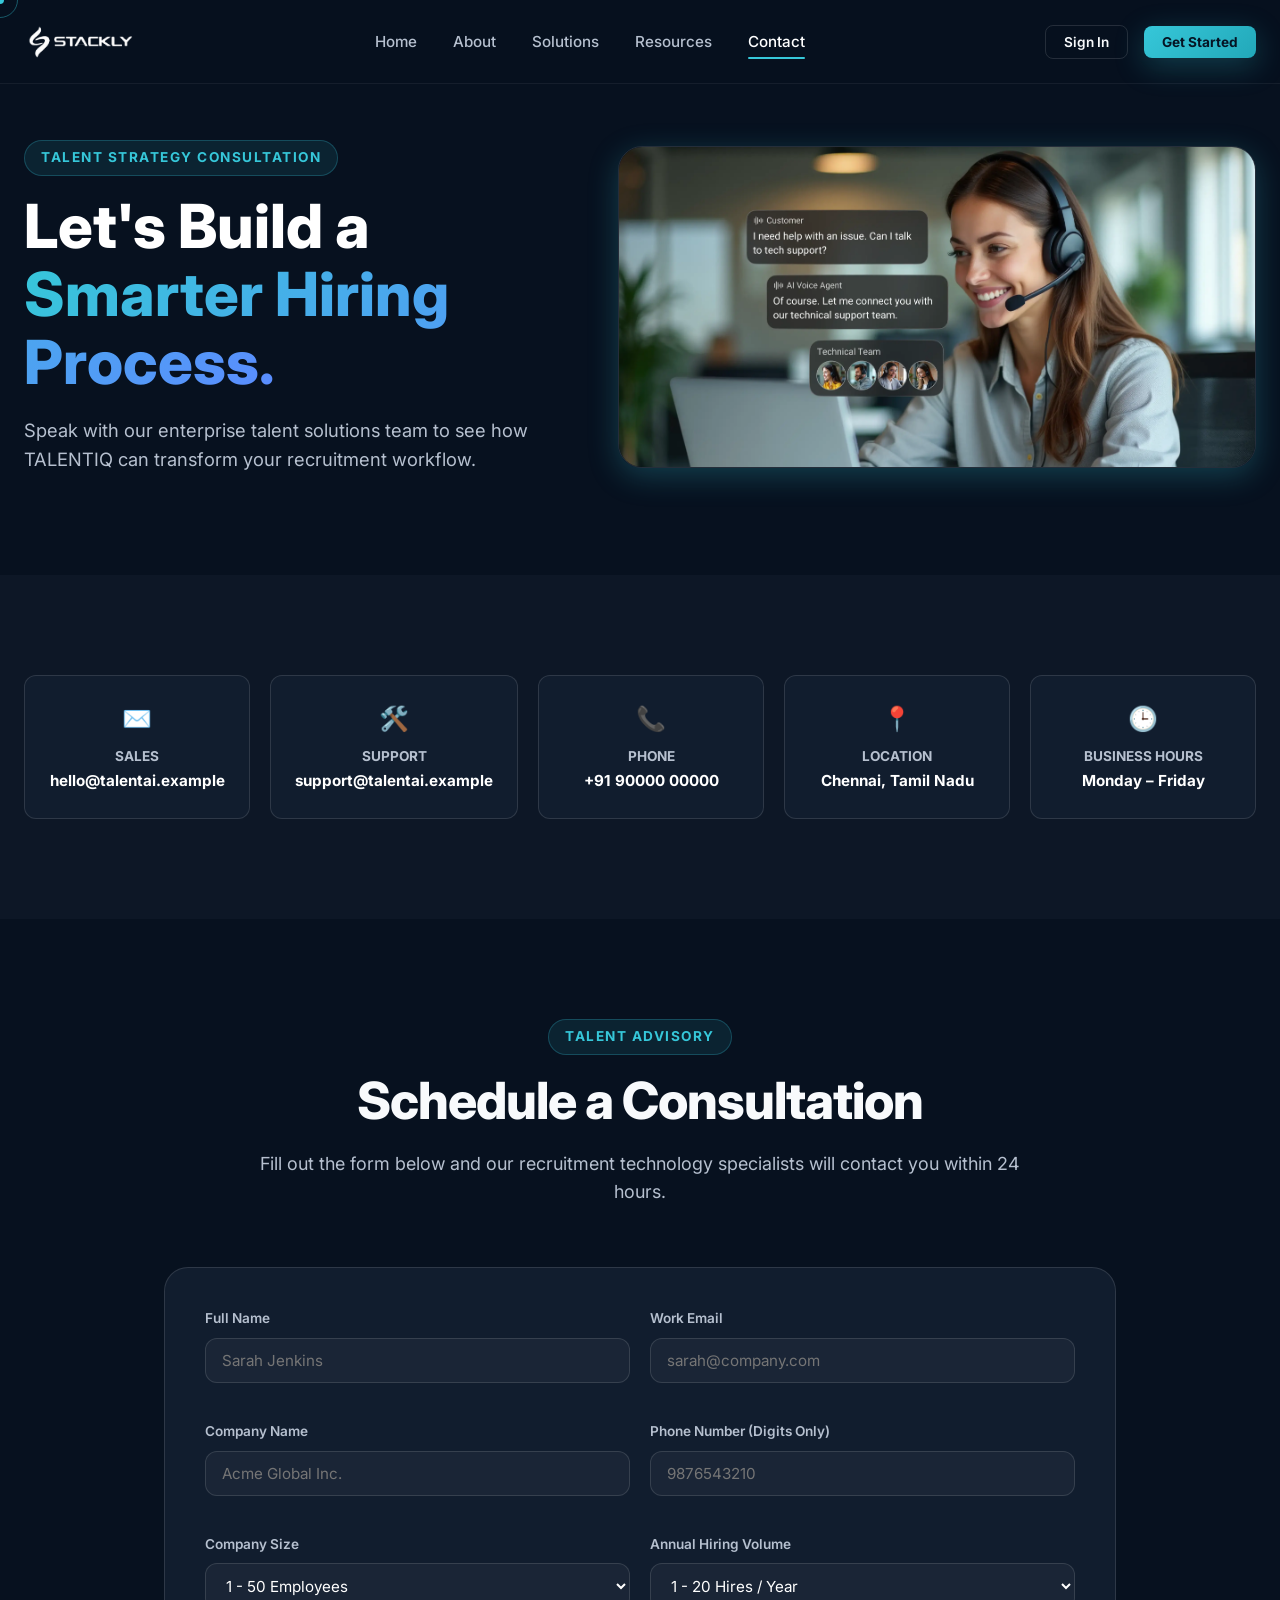
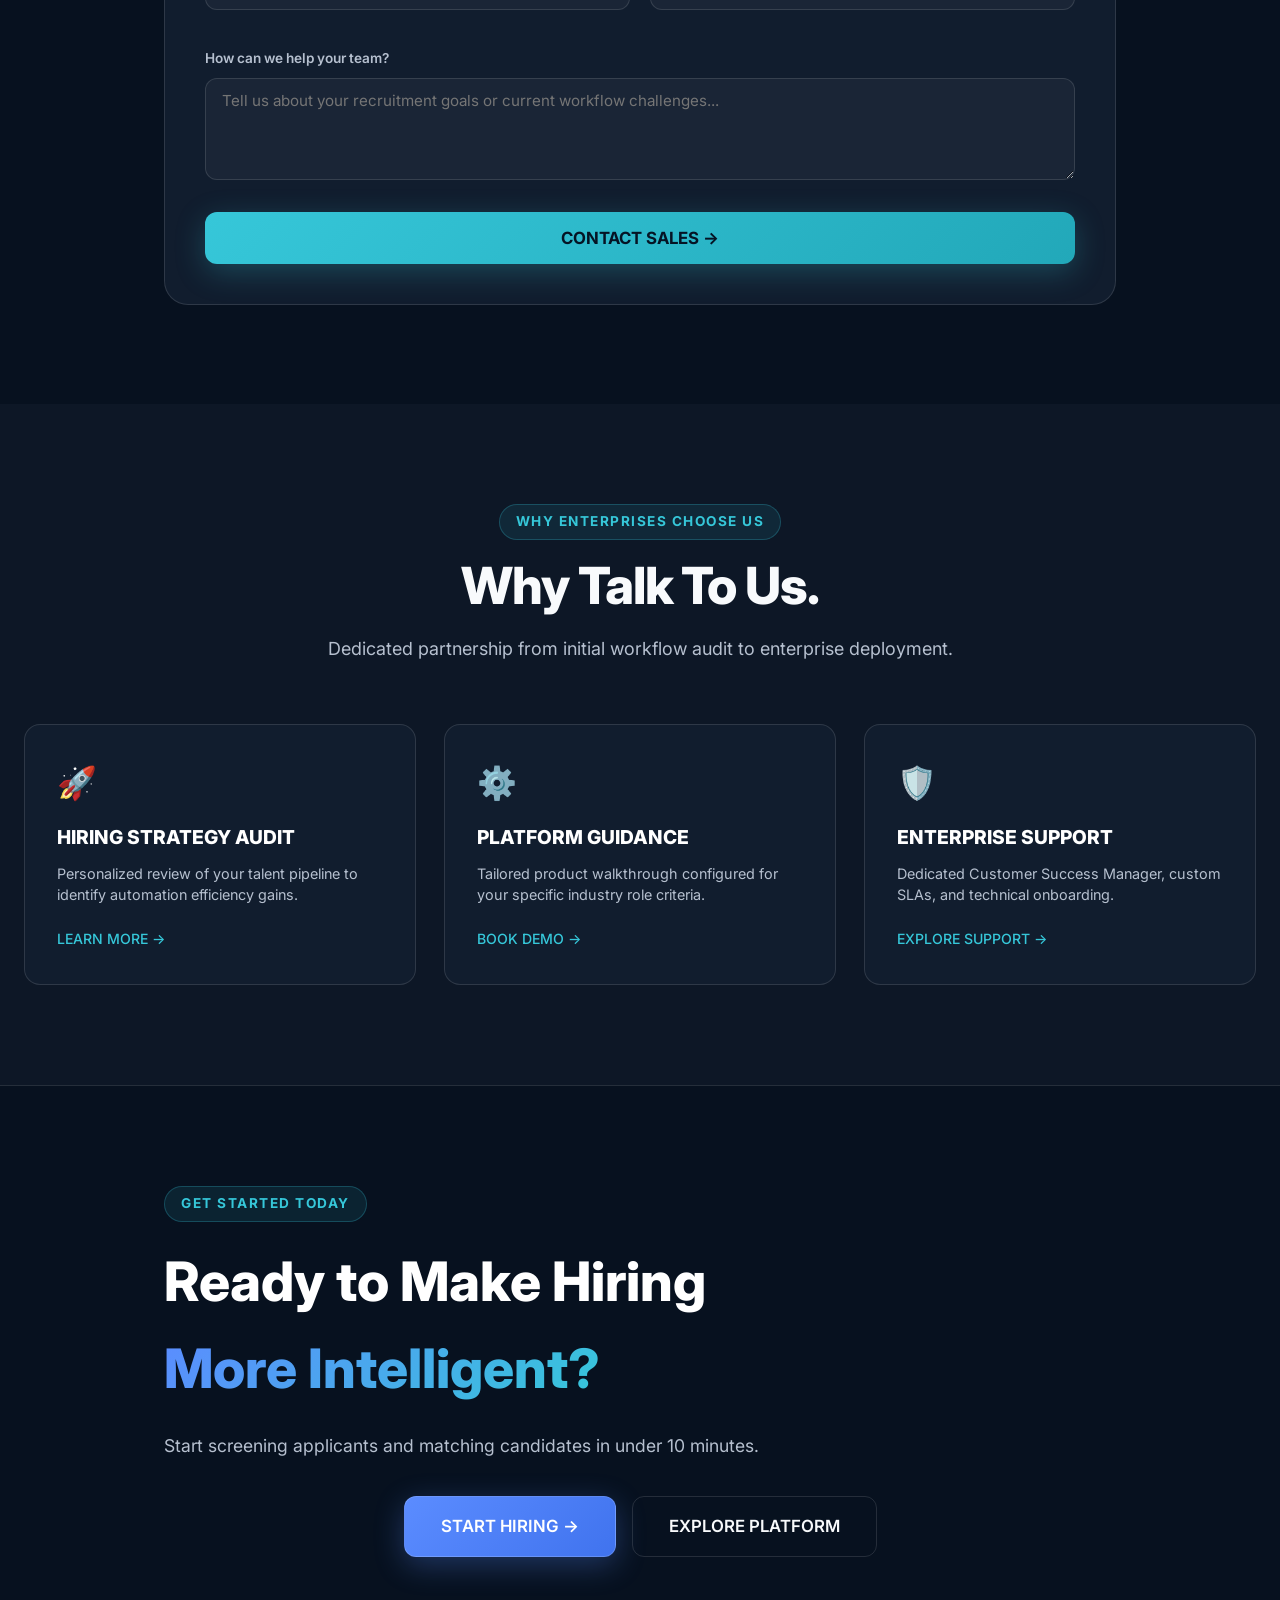
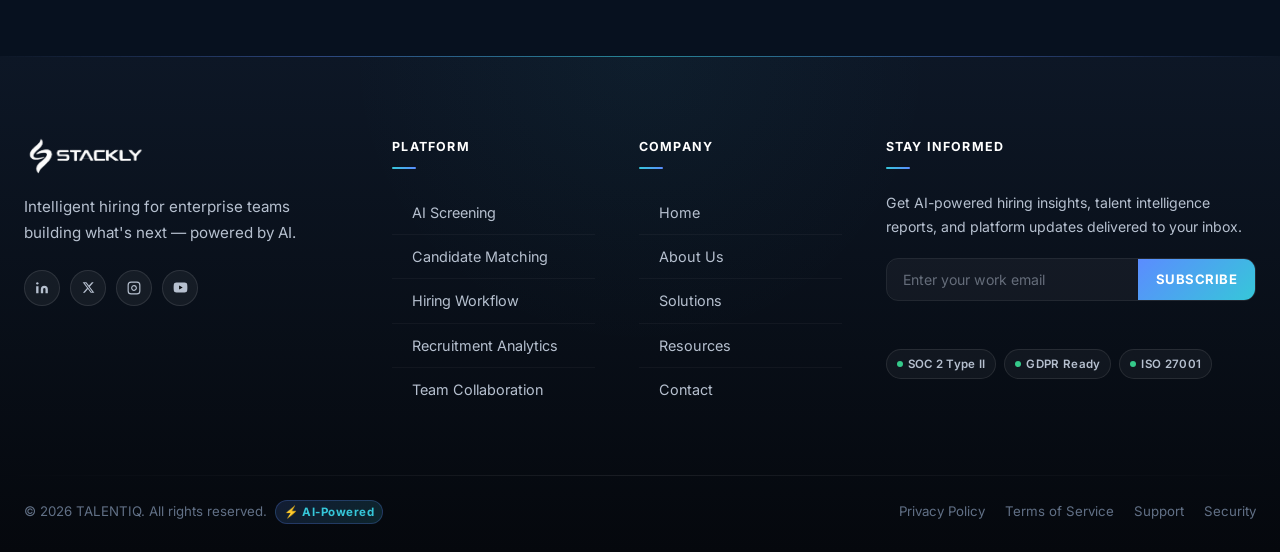
<file: contact.html>
<!DOCTYPE html>
<html lang="en">
<head>
  <meta charset="UTF-8">
  <meta name="viewport" content="width=device-width, initial-scale=1.0">
  <title>Contact </title>
  <meta name="description" content="Get in touch with TALENTIQ enterprise sales, talent strategy advisors, and technical support.">
  
  <link rel="stylesheet" href="css/style.css">
  <link rel="stylesheet" href="css/animations.css">
  <link rel="stylesheet" href="css/responsive.css">
</head>
<body>

  <div class="scroll-progress-container">
    <div class="scroll-progress-bar" id="scrollProgressFill"></div>
  </div>

  <div class="preloader" id="preloader">
    <div class="preloader-scanner">
      <div class="preloader-ring"></div>
      <div class="preloader-silhouette">
        <svg width="24" height="24" viewBox="0 0 24 24" fill="none" stroke="#36C7D9" stroke-width="2">
          <path d="M20 21v-2a4 4 0 0 0-4-4H8a4 4 0 0 0-4 4v2"/>
          <circle cx="12" cy="7" r="4"/>
        </svg>
      </div>
    </div>
    <div class="preloader-brand">AI PLATFORM</div>
    <div class="preloader-status" id="preloaderStatus">LOADING CONTACT PAGE...</div>
    <div class="preloader-progress-track">
      <div class="preloader-progress-fill" id="preloaderFill"></div>
    </div>
    <div class="preloader-percent" id="preloaderPercent">0%</div>
  </div>

  <header class="navbar">
    <div class="container navbar-container">
       <a href="index.html" class="brand-logo">
        <img src="assets/logo.webp" alt="TALENTIQ Logo" loading="eager">
      </a>

      <nav class="nav-links-wrapper">
        <ul class="nav-links">
          <li><a href="index.html" class="nav-link">Home</a></li>
          <li><a href="about.html" class="nav-link">About</a></li>
          <li><a href="solutions.html" class="nav-link">Solutions</a></li>
          <li><a href="resources.html" class="nav-link">Resources</a></li>
          <li><a href="contact.html" class="nav-link active">Contact</a></li>
        </ul>
      </nav>

      <div class="nav-cta">
        <button class="btn btn-outline btn-sm open-login-btn" data-role="user">Sign In</button>
        <button class="btn btn-cyan btn-sm magnetic-btn open-login-btn" data-role="user">Get Started</button>
      </div>

      <button class="hamburger-btn" id="hamburgerBtn" aria-label="Open Menu">
        <span></span>
        <span></span>
        <span></span>
      </button>
    </div>
  </header>

  <div class="mobile-overlay" id="mobileOverlay"></div>
  <aside class="mobile-drawer" id="mobileDrawer">
    <div class="drawer-header">
      <div class="brand-logo">
        <img src="assets/logo.webp" alt="TALENTIQ">
        <div class="brand-text">
        
        </div>
      </div>
      <button class="drawer-close-btn" id="drawerClose" aria-label="Close Menu">✕</button>
    </div>

    <ul class="drawer-menu">
      <li class="drawer-menu-item"><a href="index.html">Home</a></li>
      <li class="drawer-menu-item"><a href="about.html">About</a></li>
      <li class="drawer-menu-item"><a href="solutions.html">Solutions</a></li>
      <li class="drawer-menu-item"><a href="resources.html">Resources</a></li>
      <li class="drawer-menu-item"><a href="contact.html" class="active">Contact</a></li>
    </ul>

    <div class="drawer-actions">
      <button class="btn btn-outline btn-lg open-login-btn" data-role="user">Sign In</button>
      <button class="btn btn-primary btn-lg open-login-btn" data-role="user">Get Started</button>
    </div>
  </aside>

  <main>
    <!-- ============================================================
         SECTION 01 — CONTACT HERO (MAJOR SECTION 1)
         ============================================================ -->
    <section class="section section-dark" style="padding-top: 140px;">
      <div class="container">
        <div class="grid-2col" style="display: grid; grid-template-columns: 1fr 1.15fr; gap: 40px; align-items: center;">
          <div class="reveal-left">
            <span class="eyebrow">TALENT STRATEGY CONSULTATION</span>
            <h1 style="font-size: clamp(2.5rem, 4.8vw, 3.8rem); font-weight: 800; line-height: 1.12; color: var(--white); margin-bottom: 20px;">
              Let's Build a <br>
              <span style="background: linear-gradient(135deg, var(--cyan) 0%, var(--primary) 100%); -webkit-background-clip: text; -webkit-text-fill-color: transparent;">Smarter Hiring Process.</span>
            </h1>
            <p style="font-size: 1.15rem; color: var(--text-secondary); line-height: 1.6;">
              Speak with our enterprise talent solutions team to see how TALENTIQ can transform your recruitment workflow.
            </p>
          </div>

          <!-- Replaceable image: recruiter.webp -->
          <div class="reveal-right" style="border-radius: var(--radius-xl); overflow: hidden; border: 1px solid var(--border-dark); box-shadow: var(--shadow-cyan);">
            <img src="assets/c1.webp" alt="Recruiting Team Advisory" loading="eager" style="width: 100%; height: 320px; object-fit: cover;">
          </div>
        </div>
      </div>
    </section>

    <!-- ============================================================
         SECTION 02 — CONTACT INFORMATION (MAJOR SECTION 2)
         ============================================================ -->
    <section class="section section-secondary">
      <div class="container">
        <div style="display: grid; grid-template-columns: repeat(5, 1fr); gap: 20px;" class="grid-3col reveal-scale">
          <div style="background: var(--surface); border: 1px solid var(--border-dark); border-radius: var(--radius-md); padding: 24px; text-align: center;">
            <div style="font-size: 1.5rem; margin-bottom: 8px; color: var(--cyan);">✉️</div>
            <h4 style="font-size: 0.85rem; color: var(--text-secondary); text-transform: uppercase;">SALES</h4>
            <a href="mailto:hello@talentai.example" style="font-size: 0.95rem; font-weight: 700; color: var(--white);">hello@talentai.example</a>
          </div>

          <div style="background: var(--surface); border: 1px solid var(--border-dark); border-radius: var(--radius-md); padding: 24px; text-align: center;">
            <div style="font-size: 1.5rem; margin-bottom: 8px; color: var(--primary-soft);">🛠️</div>
            <h4 style="font-size: 0.85rem; color: var(--text-secondary); text-transform: uppercase;">SUPPORT</h4>
            <a href="mailto:support@talentai.example" style="font-size: 0.95rem; font-weight: 700; color: var(--white);">support@talentai.example</a>
          </div>

          <div style="background: var(--surface); border: 1px solid var(--border-dark); border-radius: var(--radius-md); padding: 24px; text-align: center;">
            <div style="font-size: 1.5rem; margin-bottom: 8px; color: var(--success);">📞</div>
            <h4 style="font-size: 0.85rem; color: var(--text-secondary); text-transform: uppercase;">PHONE</h4>
            <span style="font-size: 0.95rem; font-weight: 700; color: var(--white);">+91 90000 00000</span>
          </div>

          <div style="background: var(--surface); border: 1px solid var(--border-dark); border-radius: var(--radius-md); padding: 24px; text-align: center;">
            <div style="font-size: 1.5rem; margin-bottom: 8px; color: var(--warning);">📍</div>
            <h4 style="font-size: 0.85rem; color: var(--text-secondary); text-transform: uppercase;">LOCATION</h4>
            <span style="font-size: 0.95rem; font-weight: 700; color: var(--white);">Chennai, Tamil Nadu</span>
          </div>

          <div style="background: var(--surface); border: 1px solid var(--border-dark); border-radius: var(--radius-md); padding: 24px; text-align: center;">
            <div style="font-size: 1.5rem; margin-bottom: 8px; color: var(--cyan);">🕒</div>
            <h4 style="font-size: 0.85rem; color: var(--text-secondary); text-transform: uppercase;">BUSINESS HOURS</h4>
            <span style="font-size: 0.95rem; font-weight: 700; color: var(--white);">Monday – Friday</span>
          </div>
        </div>
      </div>
    </section>

    <!-- ============================================================
         SECTION 03 — CONTACT FORM (MAJOR SECTION 3)
         ============================================================ -->
    <section class="section section-dark">
      <div class="container container-narrow">
        <div class="section-header reveal">
          <span class="eyebrow">TALENT ADVISORY</span>
          <h2 class="section-title">Schedule a Consultation</h2>
          <p class="section-subtitle">Fill out the form below and our recruitment technology specialists will contact you within 24 hours.</p>
        </div>

        <div class="reveal" style="background: var(--surface); border: 1px solid var(--border-dark); border-radius: var(--radius-xl); padding: 40px;">
          <form id="contactForm">
            <div style="display: grid; grid-template-columns: 1fr 1fr; gap: 20px; margin-bottom: 20px;" class="grid-2col">
              <div class="form-group">
                <label class="form-label" for="contactName">Full Name</label>
                <input type="text" id="contactName" class="form-input" placeholder="Sarah Jenkins" required>
              </div>

              <div class="form-group">
                <label class="form-label" for="contactEmail">Work Email</label>
                <input type="email" id="contactEmail" class="form-input" placeholder="sarah@company.com" required>
              </div>
            </div>

            <div style="display: grid; grid-template-columns: 1fr 1fr; gap: 20px; margin-bottom: 20px;" class="grid-2col">
              <div class="form-group">
                <label class="form-label" for="contactCompany">Company Name</label>
                <input type="text" id="contactCompany" class="form-input" placeholder="Acme Global Inc." required>
              </div>

              <div class="form-group">
                <label class="form-label" for="contactPhone">Phone Number (Digits Only)</label>
                <input type="text" id="contactPhone" class="form-input" placeholder="9876543210" required>
              </div>
            </div>

            <div style="display: grid; grid-template-columns: 1fr 1fr; gap: 20px; margin-bottom: 20px;" class="grid-2col">
              <div class="form-group">
                <label class="form-label" for="contactSize">Company Size</label>
                <select id="contactSize" class="form-input" style="background: rgba(255,255,255,0.04); color: var(--white);">
                  <option value="1-50">1 - 50 Employees</option>
                  <option value="51-200">51 - 200 Employees</option>
                  <option value="201-1000">201 - 1,000 Employees</option>
                  <option value="1000+">1,000+ Enterprise</option>
                </select>
              </div>

              <div class="form-group">
                <label class="form-label" for="contactVolume">Annual Hiring Volume</label>
                <select id="contactVolume" class="form-input" style="background: rgba(255,255,255,0.04); color: var(--white);">
                  <option value="1-20">1 - 20 Hires / Year</option>
                  <option value="21-100">21 - 100 Hires / Year</option>
                  <option value="100+">100+ High Volume Hires</option>
                </select>
              </div>
            </div>

            <div class="form-group" style="margin-bottom: 24px;">
              <label class="form-label" for="contactMessage">How can we help your team?</label>
              <textarea id="contactMessage" class="form-input" rows="4" placeholder="Tell us about your recruitment goals or current workflow challenges..." required style="resize: vertical;"></textarea>
            </div>

            <div id="contactFormMsg" style="display: none; margin-bottom: 16px;"></div>

            <button type="submit" class="btn btn-cyan btn-lg magnetic-btn" style="width: 100%;">CONTACT SALES →</button>
          </form>
        </div>
      </div>
    </section>

    <!-- ============================================================
         SECTION 04 — WHY TALK TO US (MAJOR SECTION 4)
         ============================================================ -->
    <section class="section section-secondary">
      <div class="container">
        <div class="section-header reveal">
          <span class="eyebrow">WHY ENTERPRISES CHOOSE US</span>
          <h2 class="section-title">Why Talk To Us.</h2>
          <p class="section-subtitle">Dedicated partnership from initial workflow audit to enterprise deployment.</p>
        </div>

        <div style="display: grid; grid-template-columns: repeat(3, 1fr); gap: 28px;" class="grid-3col">
          <div class="reveal-scale hover-lift" style="background: var(--surface); border: 1px solid var(--border-dark); border-radius: var(--radius-lg); padding: 32px;">
            <div style="font-size: 2rem; margin-bottom: 14px; color: var(--cyan);">🚀</div>
            <h4 style="font-size: 1.2rem; font-weight: 800; color: var(--white); margin-bottom: 10px;">HIRING STRATEGY AUDIT</h4>
            <p style="font-size: 0.9rem; color: var(--text-secondary); line-height: 1.5; margin-bottom: 20px;">Personalized review of your talent pipeline to identify automation efficiency gains.</p>
            <a href="404.html" class="form-link" style="font-size: 0.88rem;">LEARN MORE →</a>
          </div>

          <div class="reveal-scale hover-lift delay-100" style="background: var(--surface); border: 1px solid var(--border-dark); border-radius: var(--radius-lg); padding: 32px;">
            <div style="font-size: 2rem; margin-bottom: 14px; color: var(--primary-soft);">⚙️</div>
            <h4 style="font-size: 1.2rem; font-weight: 800; color: var(--white); margin-bottom: 10px;">PLATFORM GUIDANCE</h4>
            <p style="font-size: 0.9rem; color: var(--text-secondary); line-height: 1.5; margin-bottom: 20px;">Tailored product walkthrough configured for your specific industry role criteria.</p>
            <a href="404.html" class="form-link" style="font-size: 0.88rem;">BOOK DEMO →</a>
          </div>

          <div class="reveal-scale hover-lift delay-200" style="background: var(--surface); border: 1px solid var(--border-dark); border-radius: var(--radius-lg); padding: 32px;">
            <div style="font-size: 2rem; margin-bottom: 14px; color: var(--success);">🛡️</div>
            <h4 style="font-size: 1.2rem; font-weight: 800; color: var(--white); margin-bottom: 10px;">ENTERPRISE SUPPORT</h4>
            <p style="font-size: 0.9rem; color: var(--text-secondary); line-height: 1.5; margin-bottom: 20px;">Dedicated Customer Success Manager, custom SLAs, and technical onboarding.</p>
            <a href="404.html" class="form-link" style="font-size: 0.88rem;">EXPLORE SUPPORT →</a>
          </div>
        </div>
      </div>
    </section>

    <!-- ============================================================
         SECTION 05 — FINAL CONTACT CTA (MAJOR SECTION 5)
         ============================================================ -->
    <section class="section section-dark text-center" style="padding: 100px 0; border-top: 1px solid var(--border-dark);">
      <div class="container container-narrow reveal">
        <span class="eyebrow" style="margin-bottom: 16px;">GET STARTED TODAY</span>
        <h2 style="font-size: clamp(2.2rem, 4.5vw, 3.4rem); font-weight: 800; color: var(--white); margin-bottom: 20px;">
          Ready to Make Hiring <br>
          <span style="background: linear-gradient(135deg, var(--primary) 0%, var(--cyan) 100%); -webkit-background-clip: text; -webkit-text-fill-color: transparent;">More Intelligent?</span>
        </h2>
        <p style="font-size: 1.1rem; color: var(--text-secondary); margin-bottom: 36px;">
          Start screening applicants and matching candidates in under 10 minutes.
        </p>

        <div style="display: flex; justify-content: center; gap: 16px; flex-wrap: wrap;">
          <a href="404.html" class="btn btn-primary btn-lg magnetic-btn">START HIRING →</a>
          <a href="404.html" class="btn btn-outline btn-lg magnetic-btn">EXPLORE PLATFORM</a>
        </div>
      </div>
    </section>
  </main>



  <!-- Login Modal -->
  <div class="login-modal-overlay" id="loginModal">
    <div class="login-modal-card">
      <button class="close-modal-btn" id="closeModalBtn" aria-label="Close modal">✕</button>

      <div class="modal-header">
        
        <h3 class="modal-title"> AI WORKSPACE</h3>
        <p class="modal-subtitle">Sign in to your AI recruitment platform.</p>
      </div>

      <div id="loginSection" class="form-state active">
        <div class="auth-tabs">
          <button class="auth-tab active" data-role="user">USER LOGIN</button>
          <button class="auth-tab" data-role="admin">ADMIN LOGIN</button>
        </div>

        <form id="userLoginForm">
          <div class="form-group">
            <label class="form-label" for="loginEmail">Email Address</label>
            <input type="email" id="loginEmail" class="form-input" placeholder="name@company.com" required>
          </div>

          <div class="form-group">
            <label class="form-label" for="loginPassword">Password</label>
            <div class="input-wrapper">
              <input type="password" id="loginPassword" class="form-input" placeholder="••••••••" required>
              <span class="password-toggle">🔒</span>
            </div>
          </div>

          <div class="form-row">
            <label class="checkbox-label"><input type="checkbox"> Remember Me</label>
            <a href="#" id="goToForgot" class="form-link">Forgot Password?</a>
          </div>

          <div id="loginError" class="form-error-msg"></div>

          <button type="button" id="loginSubmitBtn" class="btn btn-primary btn-lg" style="width: 100%;">SIGN IN TO WORKSPACE →</button>
          <button type="button" id="adminSubmitBtn" class="btn btn-cyan btn-lg" style="width: 100%; display: none;">LOGIN AS ADMIN →</button>
        </form>

        <p style="text-align: center; margin-top: 20px; font-size: 0.88rem; color: var(--text-secondary);">
          Don't have an account? <a href="#" id="goToSignUp" class="form-link">Create Account</a>
        </p>
      </div>

      <div id="forgotSection" class="form-state">
        <h4 style="font-size: 1.2rem; font-weight: 700; color: var(--white); margin-bottom: 6px; text-align: center;">Recover Access</h4>
        <p style="font-size: 0.85rem; color: var(--text-secondary); text-align: center; margin-bottom: 20px;">Enter your registered work email.</p>
        <form>
          <div class="form-group">
            <label class="form-label" for="forgotEmail">Email Address</label>
            <input type="email" id="forgotEmail" class="form-input" placeholder="name@company.com" required>
          </div>
          <div id="forgotError" class="form-error-msg"></div>
          <div id="forgotSuccess" class="form-success-msg"></div>
          <button type="button" id="resetSubmitBtn" class="btn btn-primary btn-lg" style="width: 100%; margin-bottom: 14px;">SEND RESET LINK →</button>
          <button type="button" class="btn btn-outline btn-lg back-to-login" style="width: 100%;">BACK TO LOGIN</button>
        </form>
      </div>

      <div id="signUpSection" class="form-state">
        <h4 style="font-size: 1.2rem; font-weight: 700; color: var(--white); margin-bottom: 6px; text-align: center;">Create Account</h4>
        <form>
          <div class="form-group">
            <label class="form-label" for="signUpName">Full Name</label>
            <input type="text" id="signUpName" class="form-input" placeholder="John Doe" required>
          </div>
          <div class="form-group">
            <label class="form-label" for="signUpEmail">Email Address</label>
            <input type="email" id="signUpEmail" class="form-input" placeholder="john@company.com" required>
          </div>
          <div class="form-group">
            <label class="form-label" for="signUpPhone">Mobile Number (Digits Only)</label>
            <input type="text" id="signUpPhone" class="form-input" placeholder="9876543210" maxlength="10" required>
          </div>
          <div class="form-group">
            <label class="form-label" for="signUpPassword">Password (Min 8 chars)</label>
            <div class="input-wrapper">
              <input type="password" id="signUpPassword" class="form-input" placeholder="••••••••" required>
              <span class="password-toggle">🔒</span>
            </div>
          </div>
          <div class="form-group">
            <label class="form-label" for="signUpConfirmPassword">Confirm Password</label>
            <div class="input-wrapper">
              <input type="password" id="signUpConfirmPassword" class="form-input" placeholder="••••••••" required>
              <span class="password-toggle">🔒</span>
            </div>
          </div>
          <div id="signUpError" class="form-error-msg"></div>
          <div id="signUpSuccess" class="form-success-msg"></div>
          <button type="button" id="signUpSubmitBtn" class="btn btn-cyan btn-lg" style="width: 100%; margin-bottom: 14px;">CREATE ACCOUNT →</button>
          <button type="button" class="btn btn-outline btn-lg back-to-login" style="width: 100%;">BACK TO LOGIN</button>
        </form>
      </div>

    </div>
  </div>


  <!-- Global Footer -->
  <footer class="footer">
    <div class="footer-inner">
      <div class="container">
        <div class="footer-grid">

          <!-- Col 01: Brand -->
          <div class="footer-brand">
            <a href="index.html" class="brand-logo">
              <img src="assets/logo.webp" alt="TALENTIQ Logo" loading="lazy">
            </a>
            <p class="footer-tagline">Intelligent hiring for enterprise teams building what's next — powered by AI.</p>
            <div class="footer-socials">
              <a href="404.html" class="footer-social-icon" aria-label="LinkedIn" title="LinkedIn">
                <svg width="14" height="14" viewBox="0 0 24 24" fill="currentColor"><path d="M16 8a6 6 0 0 1 6 6v7h-4v-7a2 2 0 0 0-2-2 2 2 0 0 0-2 2v7h-4v-7a6 6 0 0 1 6-6z"/><rect x="2" y="9" width="4" height="12"/><circle cx="4" cy="4" r="2"/></svg>
              </a>
              <a href="404.html" class="footer-social-icon" aria-label="X (Twitter)" title="X">
                <svg width="13" height="13" viewBox="0 0 24 24" fill="currentColor"><path d="M18.244 2.25h3.308l-7.227 8.26 8.502 11.24H16.17l-5.214-6.817L4.99 21.75H1.68l7.73-8.835L1.254 2.25H8.08l4.713 6.231zm-1.161 17.52h1.833L7.084 4.126H5.117z"/></svg>
              </a>
              <a href="404.html" class="footer-social-icon" aria-label="Instagram" title="Instagram">
                <svg width="14" height="14" viewBox="0 0 24 24" fill="none" stroke="currentColor" stroke-width="2"><rect x="2" y="2" width="20" height="20" rx="5" ry="5"/><path d="M16 11.37A4 4 0 1 1 12.63 8 4 4 0 0 1 16 11.37z"/><line x1="17.5" y1="6.5" x2="17.51" y2="6.5"/></svg>
              </a>
              <a href="404.html" class="footer-social-icon" aria-label="YouTube" title="YouTube">
                <svg width="15" height="15" viewBox="0 0 24 24" fill="currentColor"><path d="M22.54 6.42a2.78 2.78 0 0 0-1.95-1.96C18.88 4 12 4 12 4s-6.88 0-8.59.46a2.78 2.78 0 0 0-1.95 1.96A29 29 0 0 0 1 12a29 29 0 0 0 .46 5.58A2.78 2.78 0 0 0 3.41 19.6C5.12 20 12 20 12 20s6.88 0 8.59-.46a2.78 2.78 0 0 0 1.95-1.95A29 29 0 0 0 23 12a29 29 0 0 0-.46-5.58z"/><polygon points="9.75 15.02 15.5 12 9.75 8.98 9.75 15.02" fill="var(--bg-dark)"/></svg>
              </a>
            </div>
          </div>

          <!-- Col 02: Platform -->
          <div class="footer-col">
            <h4 class="footer-col-title">Platform</h4>
            <ul class="footer-links">
              <li><a href="solutions.html">AI Screening</a></li>
              <li><a href="solutions.html">Candidate Matching</a></li>
              <li><a href="solutions.html">Hiring Workflow</a></li>
              <li><a href="solutions.html">Recruitment Analytics</a></li>
              <li><a href="solutions.html">Team Collaboration</a></li>
            </ul>
          </div>

          <!-- Col 03: Company -->
          <div class="footer-col">
            <h4 class="footer-col-title">Company</h4>
            <ul class="footer-links">
              <li><a href="index.html">Home</a></li>
              <li><a href="about.html">About Us</a></li>
              <li><a href="solutions.html">Solutions</a></li>
              <li><a href="resources.html">Resources</a></li>
              <li><a href="contact.html">Contact</a></li>
            </ul>
          </div>

          <!-- Col 04: Newsletter -->
          <div class="footer-newsletter-col">
            <h4 class="footer-col-title">Stay Informed</h4>
            <p class="footer-newsletter-desc">Get AI-powered hiring insights, talent intelligence reports, and platform updates delivered to your inbox.</p>
            <form class="footer-newsletter-form" id="footerNewsletterForm" novalidate>
              <div class="footer-input-group">
                <input type="email" id="footerEmailInput" placeholder="Enter your work email" autocomplete="email" required>
                <button type="submit" class="btn-subscribe">Subscribe</button>
              </div>
            </form>
            <div class="newsletter-msg" id="footerNewsletterMsg" role="status" aria-live="polite"></div>
            <div class="footer-badges">
              <span class="footer-badge"><span class="badge-dot"></span>SOC 2 Type II</span>
              <span class="footer-badge"><span class="badge-dot"></span>GDPR Ready</span>
              <span class="footer-badge"><span class="badge-dot"></span>ISO 27001</span>
            </div>
          </div>

        </div><!-- /.footer-grid -->
      </div><!-- /.container -->
    </div><!-- /.footer-inner -->

    <div class="footer-divider"></div>
    <div class="container">
      <div class="footer-bottom">
        <div class="footer-bottom-copy">
          <span>© 2026 TALENTIQ. All rights reserved.</span>
          <span class="footer-ai-badge">⚡ AI-Powered</span>
        </div>
        <div class="footer-bottom-links">
          <a href="about.html">Privacy Policy</a>
          <a href="about.html">Terms of Service</a>
          <a href="contact.html">Support</a>
          <a href="about.html">Security</a>
        </div>
      </div>
    </div>
  </footer>

  <button class="back-to-top-btn" id="backToTopBtn" aria-label="Back to top">↑</button>


  <script src="js/main.js"></script>
  <script src="js/navigation.js"></script>
  <script src="js/animations.js"></script>
  <script src="js/modal.js"></script>
  <script src="js/forms.js"></script>
  <script src="js/analytics.js"></script>
</body>
</html>
</file>
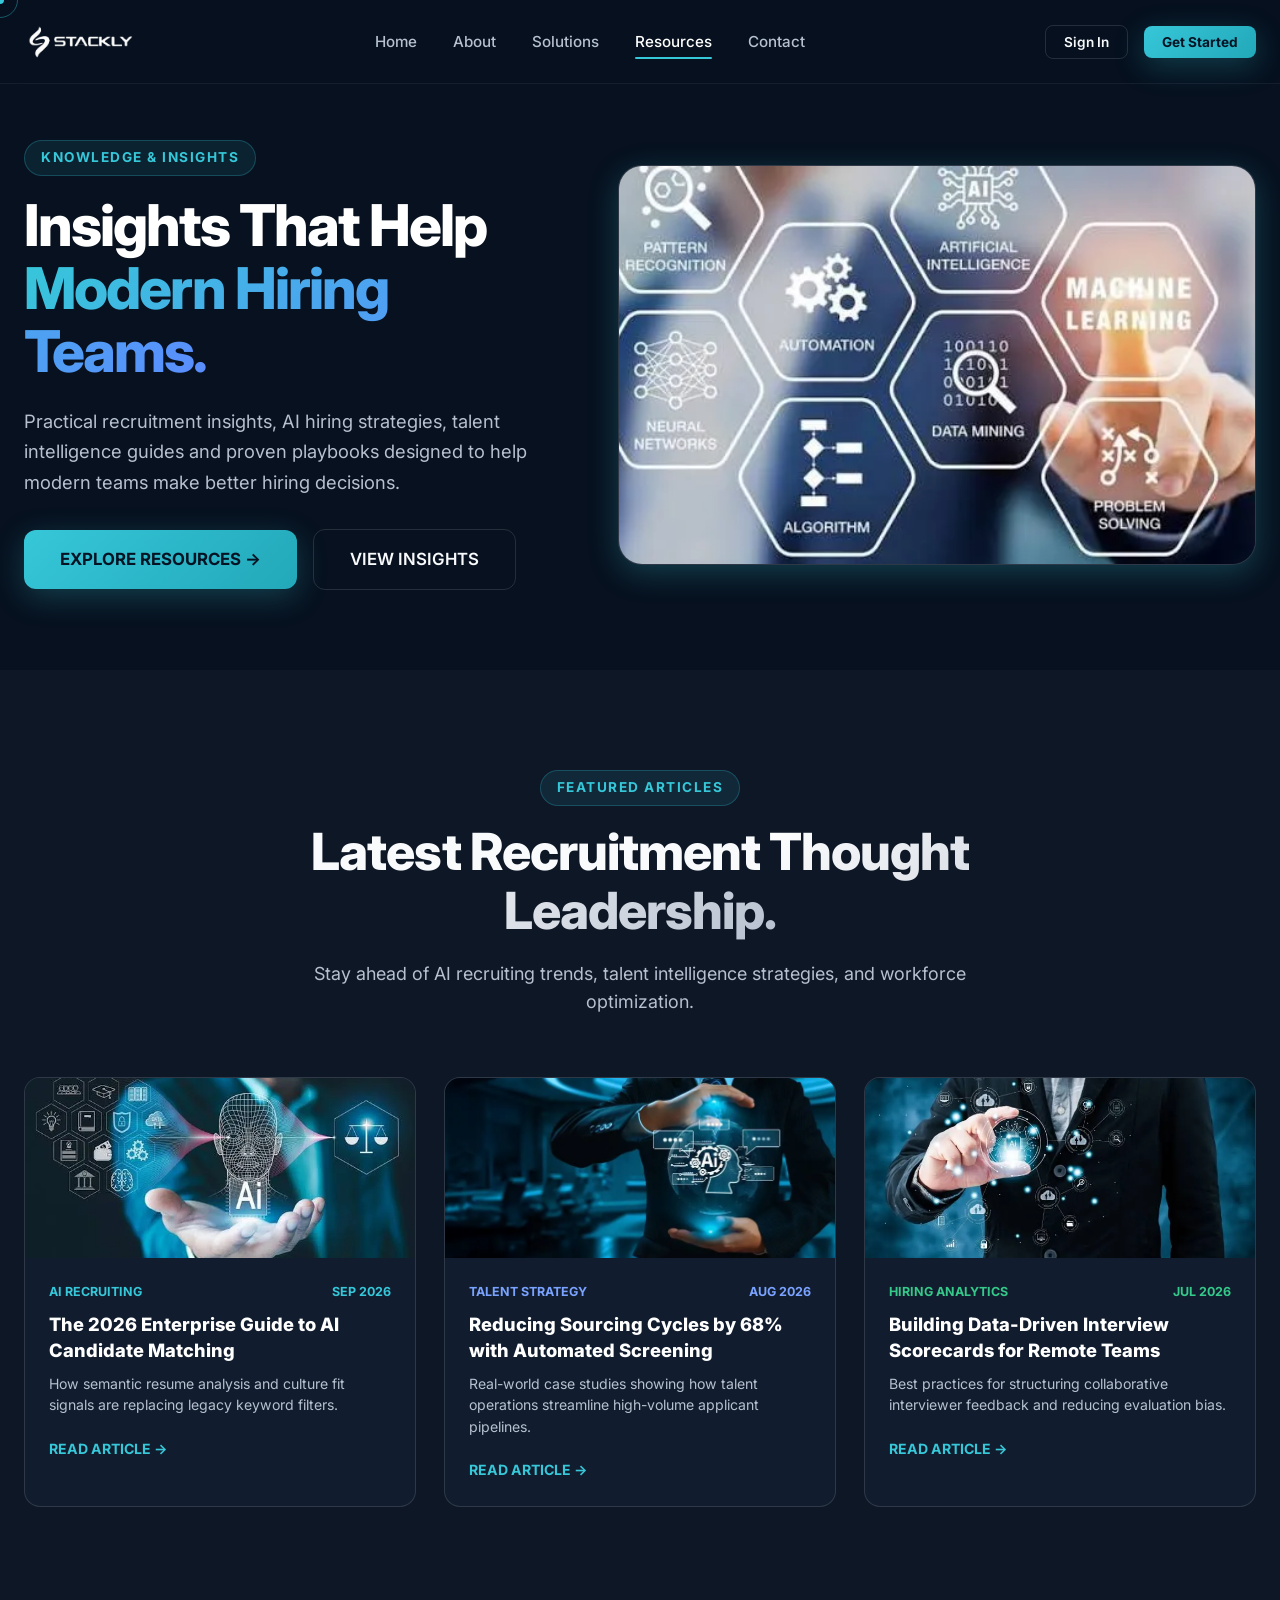
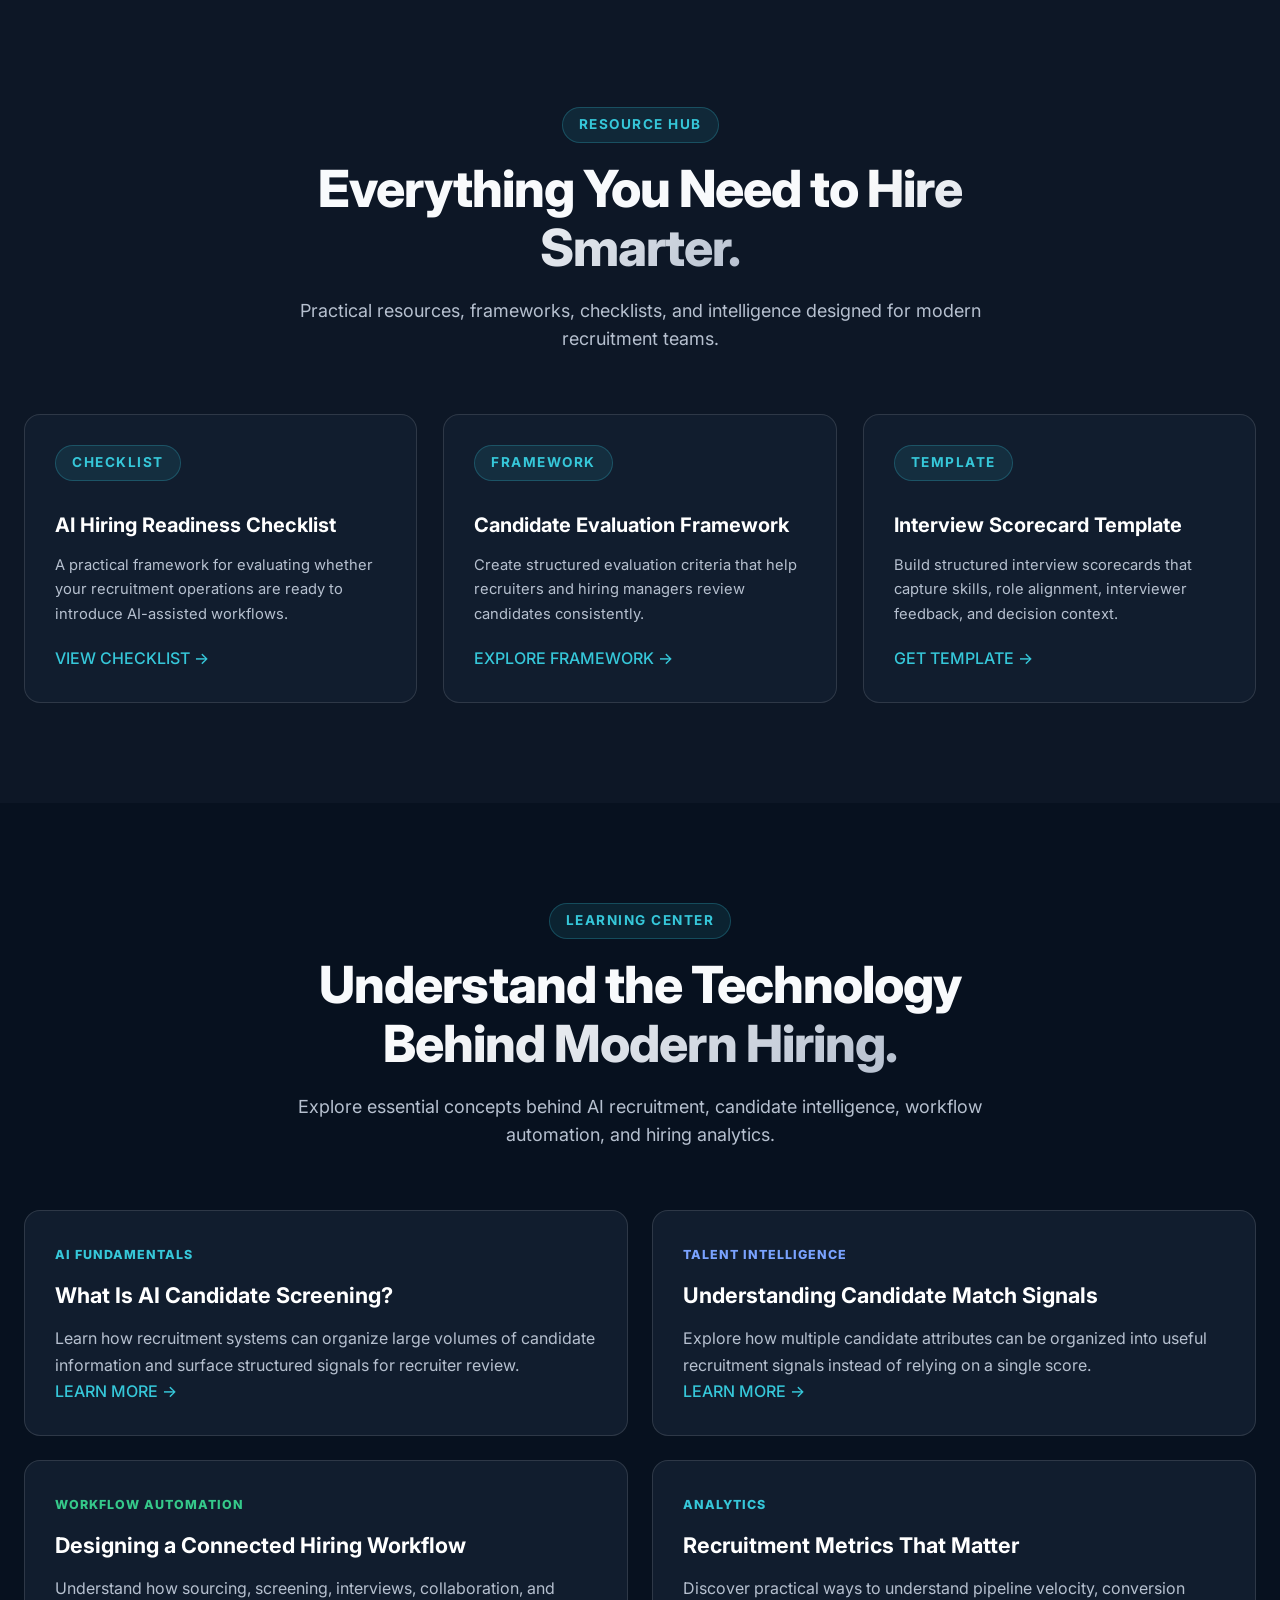
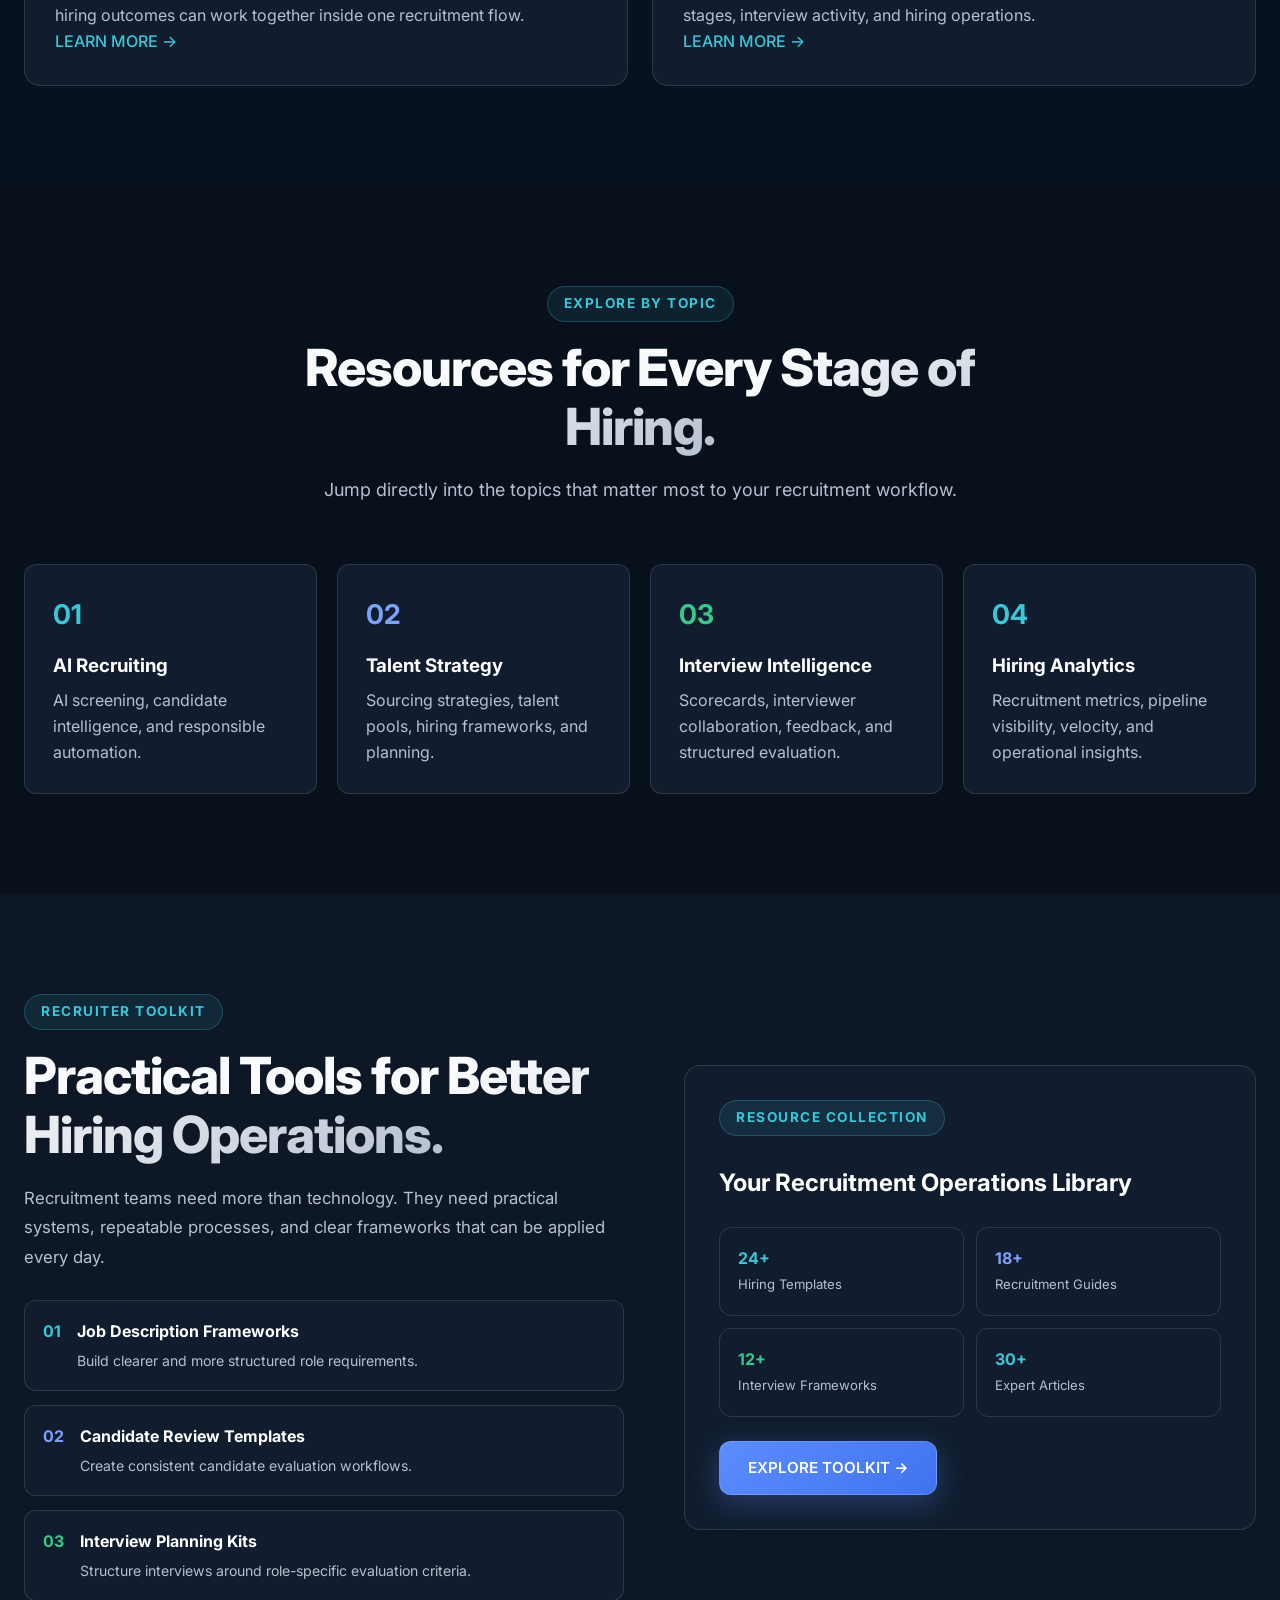
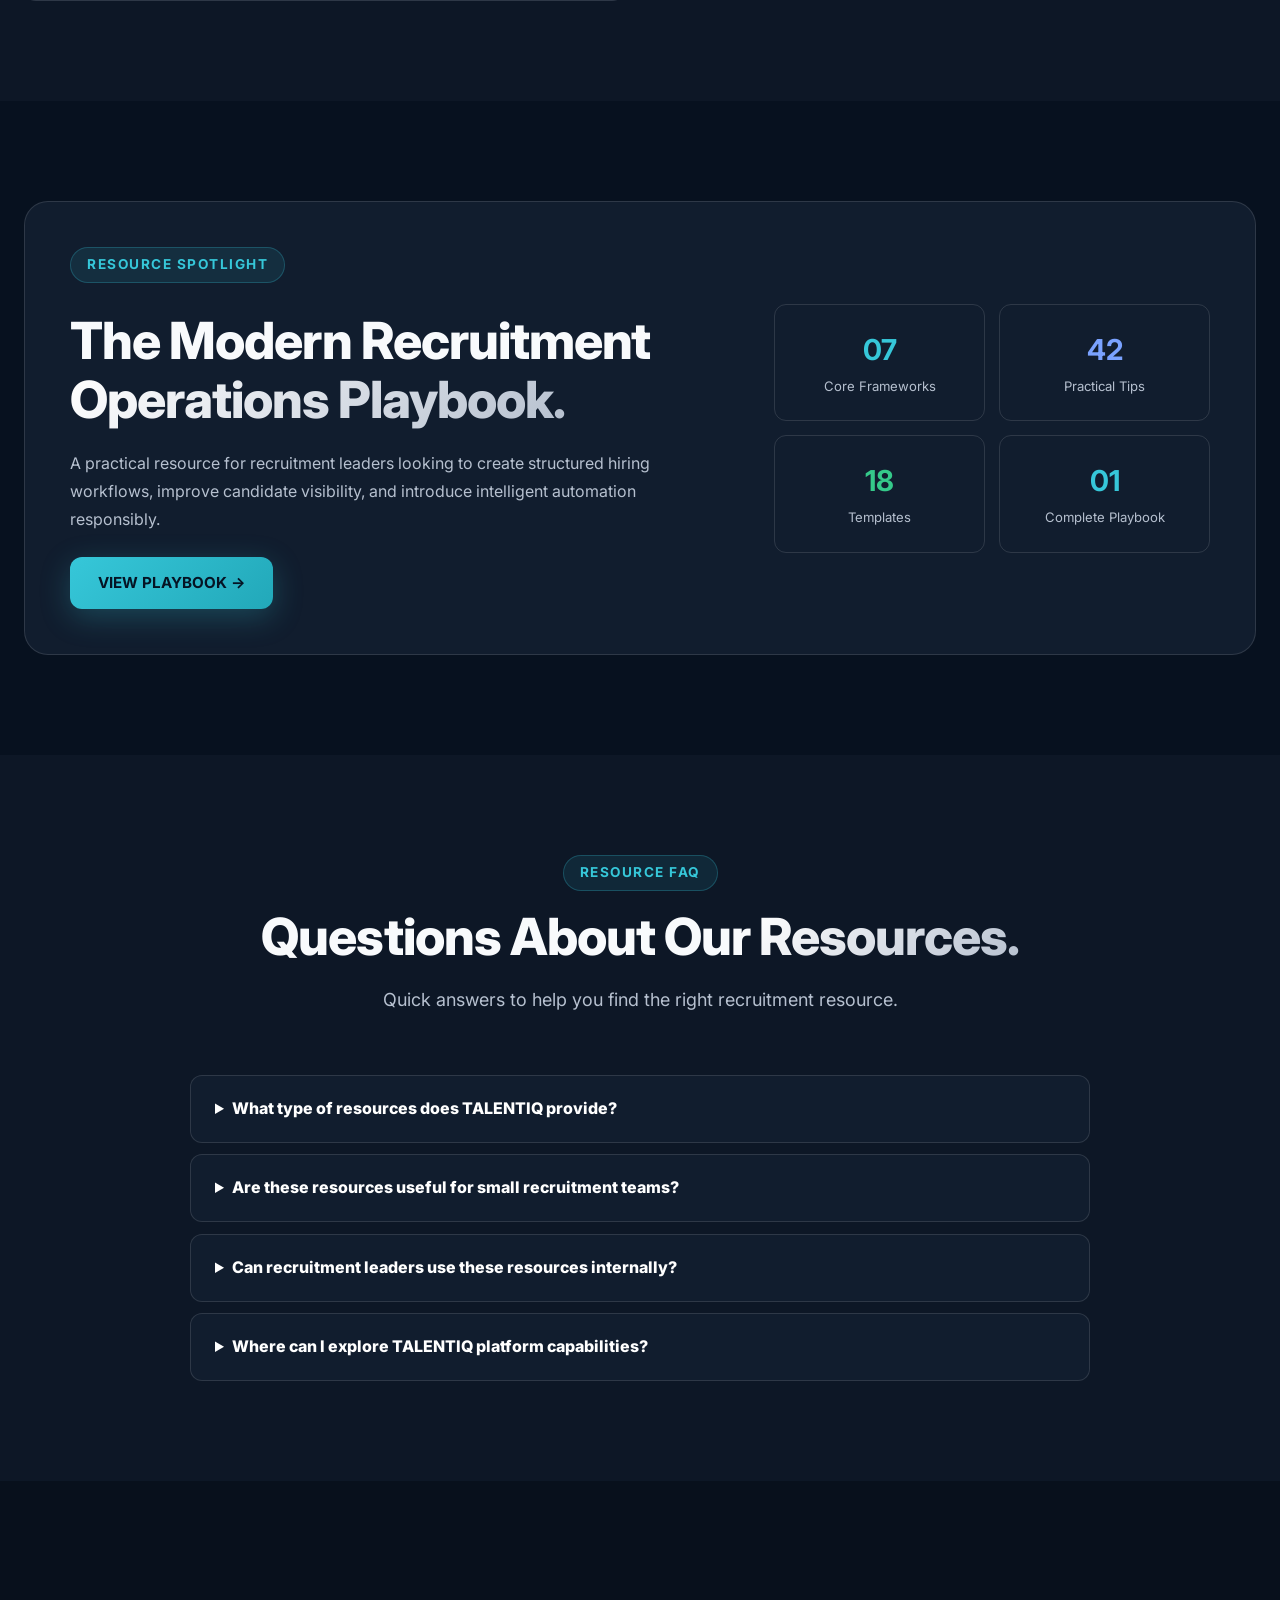
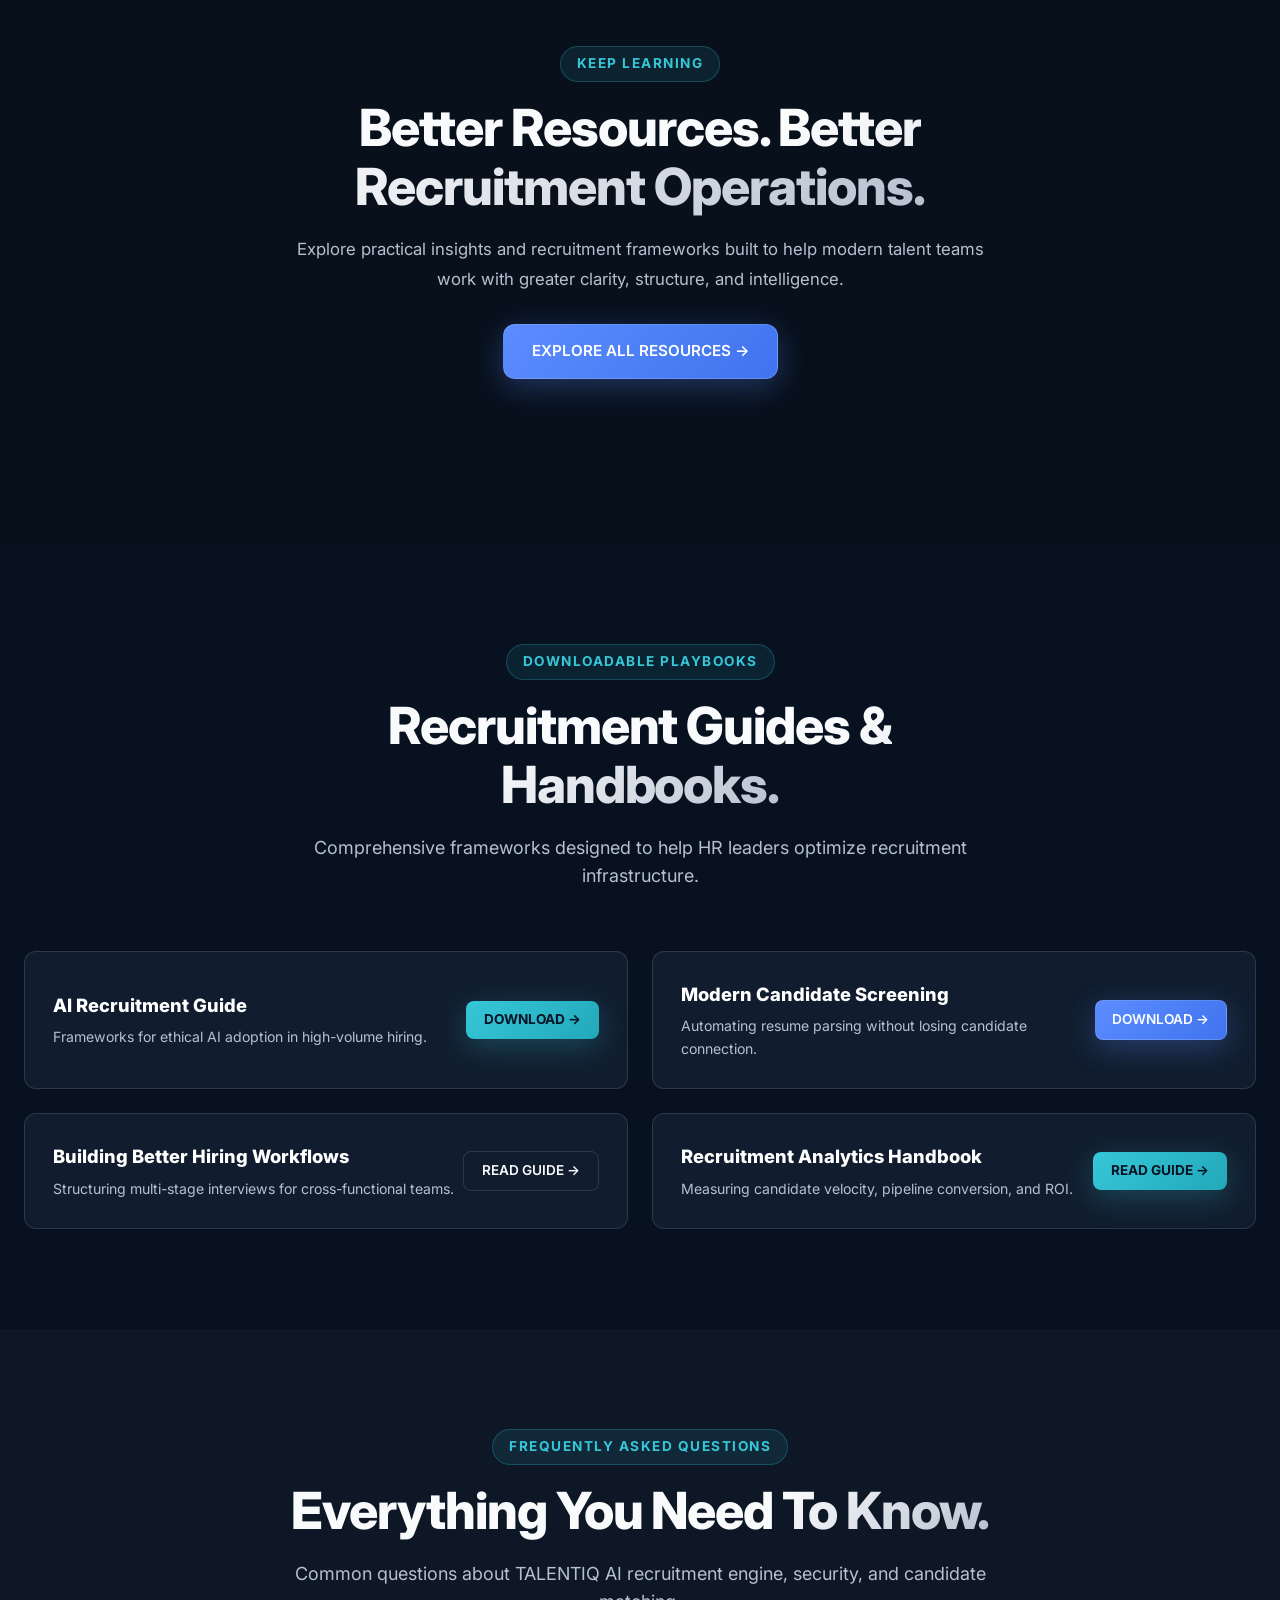
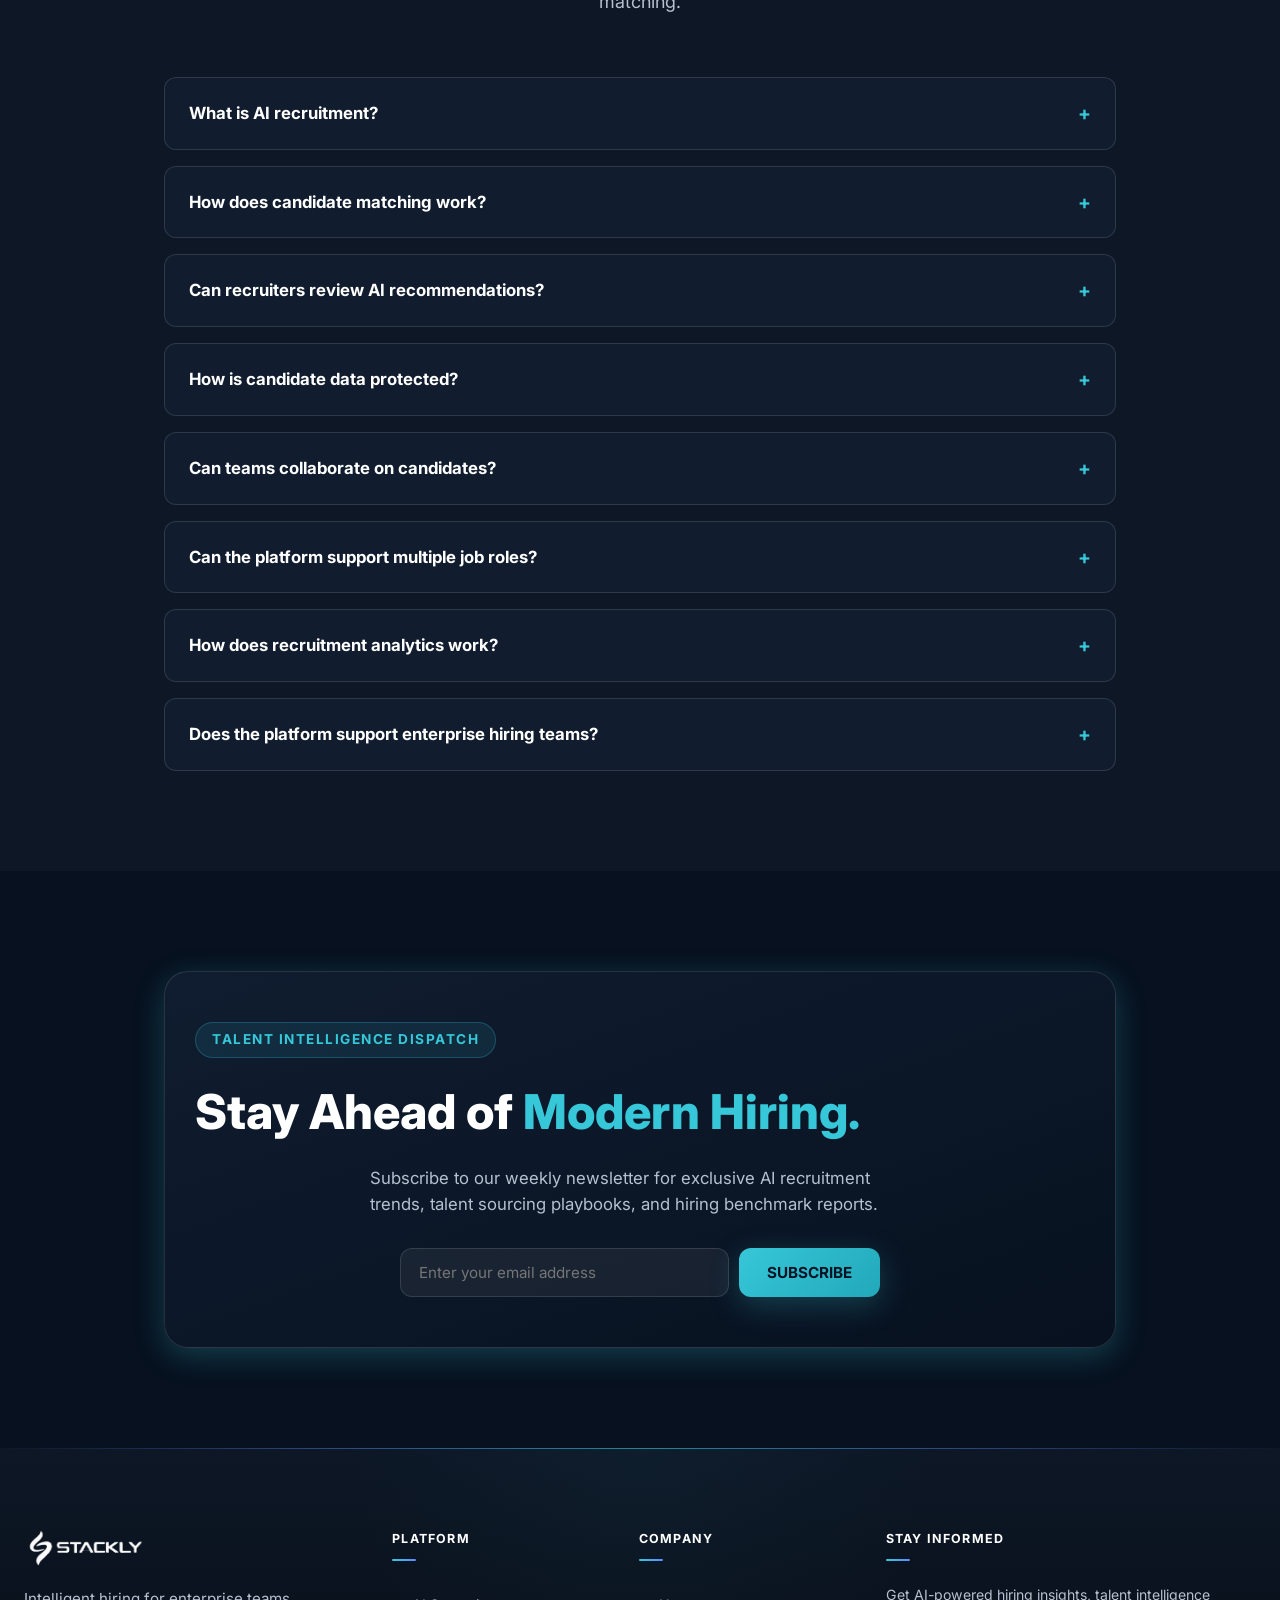
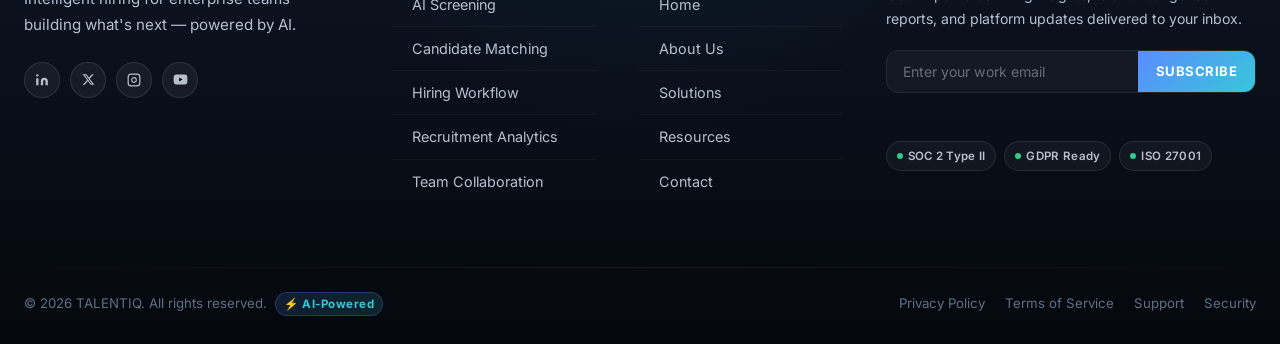
<file: resources.html>
<!DOCTYPE html>
<html lang="en">
<head>
  <meta charset="UTF-8">
  <meta name="viewport" content="width=device-width, initial-scale=1.0">
  <title>Resources</title>
  <meta name="description" content="Explore recruitment guides, AI hiring insights, enterprise talent analytics handbooks, and FAQ.">
  
  <link rel="stylesheet" href="css/style.css">
  <link rel="stylesheet" href="css/animations.css">
  <link rel="stylesheet" href="css/responsive.css">
</head>
<body>

  <div class="scroll-progress-container">
    <div class="scroll-progress-bar" id="scrollProgressFill"></div>
  </div>

  <div class="preloader" id="preloader">
    <div class="preloader-scanner">
      <div class="preloader-ring"></div>
      <div class="preloader-silhouette">
        <svg width="24" height="24" viewBox="0 0 24 24" fill="none" stroke="#36C7D9" stroke-width="2">
          <path d="M20 21v-2a4 4 0 0 0-4-4H8a4 4 0 0 0-4 4v2"/>
          <circle cx="12" cy="7" r="4"/>
        </svg>
      </div>
    </div>
    <div class="preloader-brand">AI PLATFORM</div>
    <div class="preloader-status" id="preloaderStatus">LOADING RESOURCES...</div>
    <div class="preloader-progress-track">
      <div class="preloader-progress-fill" id="preloaderFill"></div>
    </div>
    <div class="preloader-percent" id="preloaderPercent">0%</div>
  </div>

  <header class="navbar">
    <div class="container navbar-container">
      <a href="index.html" class="brand-logo">
        <img src="assets/logo.webp" alt="TALENTIQ Logo" loading="eager">
      </a>

      <nav class="nav-links-wrapper">
        <ul class="nav-links">
          <li><a href="index.html" class="nav-link">Home</a></li>
          <li><a href="about.html" class="nav-link">About</a></li>
          <li><a href="solutions.html" class="nav-link">Solutions</a></li>
          <li><a href="resources.html" class="nav-link active">Resources</a></li>
          <li><a href="contact.html" class="nav-link">Contact</a></li>
        </ul>
      </nav>

      <div class="nav-cta">
        <button class="btn btn-outline btn-sm open-login-btn" data-role="user">Sign In</button>
        <button class="btn btn-cyan btn-sm magnetic-btn open-login-btn" data-role="user">Get Started</button>
      </div>

      <button class="hamburger-btn" id="hamburgerBtn" aria-label="Open Menu">
        <span></span>
        <span></span>
        <span></span>
      </button>
    </div>
  </header>

  <div class="mobile-overlay" id="mobileOverlay"></div>
  <aside class="mobile-drawer" id="mobileDrawer">
    <div class="drawer-header">
      <div class="brand-logo">
        <img src="assets/logo.webp" alt="TALENTIQ">
        <div class="brand-text">
     
        </div>
      </div>
      <button class="drawer-close-btn" id="drawerClose" aria-label="Close Menu">✕</button>
    </div>

    <ul class="drawer-menu">
      <li class="drawer-menu-item"><a href="index.html">Home</a></li>
      <li class="drawer-menu-item"><a href="about.html">About</a></li>
      <li class="drawer-menu-item"><a href="solutions.html">Solutions</a></li>
      <li class="drawer-menu-item"><a href="resources.html" class="active">Resources</a></li>
      <li class="drawer-menu-item"><a href="contact.html">Contact</a></li>
    </ul>

    <div class="drawer-actions">
      <button class="btn btn-outline btn-lg open-login-btn" data-role="user">Sign In</button>
      <button class="btn btn-primary btn-lg open-login-btn" data-role="user">Get Started</button>
    </div>
  </aside>

  <main>
    <!-- ============================================================
         SECTION 01 — RESOURCES HERO (MAJOR SECTION 1)
         ============================================================ -->
    <section class="section section-dark resources-hero">
    <div class="container">

        <div class="resources-hero-grid">

            <!-- LEFT CONTENT -->
            <div class="resources-hero-content reveal-left">

                <span class="eyebrow">KNOWLEDGE & INSIGHTS</span>

                <h1>
                    Insights That Help
                    <br>
                    <span>
                        Modern Hiring Teams.
                    </span>
                </h1>

                <p>
                    Practical recruitment insights, AI hiring strategies,
                    talent intelligence guides and proven playbooks designed
                    to help modern teams make better hiring decisions.
                </p>

                <div class="resources-hero-actions">

                    <a href="resources.html"
                       class="btn btn-cyan btn-lg magnetic-btn">
                        EXPLORE RESOURCES →
                    </a>

                    <a href="#insights"
                       class="btn btn-outline btn-lg magnetic-btn">
                        VIEW INSIGHTS
                    </a>

                </div>

            </div>


            <!-- RIGHT IMAGE -->
            <div class="resources-hero-visual reveal-right">

                <img src="assets/r1.webp"
                     alt="TALENTIQ recruitment insights and analytics"
                     loading="eager">

            </div>

        </div>

    </div>
</section>

    <!-- ============================================================
         SECTION 02 — FEATURED INSIGHTS (MAJOR SECTION 2)
         ============================================================ -->
    <section class="section section-secondary">
      <div class="container">
        <div class="section-header reveal">
          <span class="eyebrow">FEATURED ARTICLES</span>
          <h2 class="section-title">Latest Recruitment <span>Thought Leadership.</span></h2>
          <p class="section-subtitle">Stay ahead of AI recruiting trends, talent intelligence strategies, and workforce optimization.</p>
        </div>

        <div style="display: grid; grid-template-columns: repeat(3, 1fr); gap: 28px;" class="grid-3col">
          <!-- Article 1 -->
          <div class="reveal-scale hover-lift" style="background: var(--surface); border: 1px solid var(--border-dark); border-radius: var(--radius-lg); overflow: hidden;">
            <!-- Replaceable image: resources.webp -->
            <div style="height: 180px; overflow: hidden;">
              <img src="assets/r2.webp" alt="AI Recruitment Strategy" loading="lazy" style="width: 100%; height: 100%; object-fit: cover;">
            </div>
            <div style="padding: 24px;">
              <div style="display: flex; justify-content: space-between; font-size: 0.78rem; color: var(--cyan); margin-bottom: 10px; font-weight: 700;">
                <span>AI RECRUITING</span>
                <span>SEP 2026</span>
              </div>
              <h3 style="font-size: 1.15rem; font-weight: 800; color: var(--white); margin-bottom: 10px; line-height: 1.4;">The 2026 Enterprise Guide to AI Candidate Matching</h3>
              <p style="font-size: 0.88rem; color: var(--text-secondary); margin-bottom: 20px; line-height: 1.5;">How semantic resume analysis and culture fit signals are replacing legacy keyword filters.</p>
              <a href="404.html" class="form-link" style="font-size: 0.88rem; font-weight: 700;">READ ARTICLE →</a>
            </div>
          </div>

          <!-- Article 2 -->
          <div class="reveal-scale hover-lift delay-100" style="background: var(--surface); border: 1px solid var(--border-dark); border-radius: var(--radius-lg); overflow: hidden;">
            <!-- Replaceable image: analytics.webp -->
            <div style="height: 180px; overflow: hidden;">
              <img src="assets/r3.webp" alt="Talent Strategy Article" loading="lazy" style="width: 100%; height: 100%; object-fit: cover;">
            </div>
            <div style="padding: 24px;">
              <div style="display: flex; justify-content: space-between; font-size: 0.78rem; color: var(--primary-soft); margin-bottom: 10px; font-weight: 700;">
                <span>TALENT STRATEGY</span>
                <span>AUG 2026</span>
              </div>
              <h3 style="font-size: 1.15rem; font-weight: 800; color: var(--white); margin-bottom: 10px; line-height: 1.4;">Reducing Sourcing Cycles by 68% with Automated Screening</h3>
              <p style="font-size: 0.88rem; color: var(--text-secondary); margin-bottom: 20px; line-height: 1.5;">Real-world case studies showing how talent operations streamline high-volume applicant pipelines.</p>
              <a href="404.html" class="form-link" style="font-size: 0.88rem; font-weight: 700;">READ ARTICLE →</a>
            </div>
          </div>

          <!-- Article 3 -->
          <div class="reveal-scale hover-lift delay-200" style="background: var(--surface); border: 1px solid var(--border-dark); border-radius: var(--radius-lg); overflow: hidden;">
            <!-- Replaceable image: collaboration.webp -->
            <div style="height: 180px; overflow: hidden;">
              <img src="assets/r4.webp" alt="Hiring Analytics Article" loading="lazy" style="width: 100%; height: 100%; object-fit: cover;">
            </div>
            <div style="padding: 24px;">
              <div style="display: flex; justify-content: space-between; font-size: 0.78rem; color: var(--success); margin-bottom: 10px; font-weight: 700;">
                <span>HIRING ANALYTICS</span>
                <span>JUL 2026</span>
              </div>
              <h3 style="font-size: 1.15rem; font-weight: 800; color: var(--white); margin-bottom: 10px; line-height: 1.4;">Building Data-Driven Interview Scorecards for Remote Teams</h3>
              <p style="font-size: 0.88rem; color: var(--text-secondary); margin-bottom: 20px; line-height: 1.5;">Best practices for structuring collaborative interviewer feedback and reducing evaluation bias.</p>
              <a href="404.html" class="form-link" style="font-size: 0.88rem; font-weight: 700;">READ ARTICLE →</a>
            </div>
          </div>
        </div>
      </div>
    </section>


    <!-- ============================================================
     SECTION 04 — RECRUITMENT RESOURCES HUB
     ============================================================ -->
<section class="section section-secondary">
  <div class="container">

    <div class="section-header reveal">
      <span class="eyebrow">RESOURCE HUB</span>

      <h2 class="section-title">
        Everything You Need to
        <span>Hire Smarter.</span>
      </h2>

      <p class="section-subtitle">
        Practical resources, frameworks, checklists, and intelligence
        designed for modern recruitment teams.
      </p>
    </div>


    <div
      class="resource-grid"
      style="
        display:grid;
        grid-template-columns:repeat(3,1fr);
        gap:26px;
      "
    >

      <article
        class="resource-card cyan-glow reveal-scale"
        style="
          background:var(--surface);
          border:1px solid var(--border-dark);
          border-radius:var(--radius-lg);
          padding:30px;
        "
      >
        <span class="eyebrow">CHECKLIST</span>

        <h3
          style="
            color:var(--white);
            font-size:1.25rem;
            margin:12px 0;
          "
        >
          AI Hiring Readiness Checklist
        </h3>

        <p
          style="
            color:var(--text-secondary);
            line-height:1.65;
            font-size:.92rem;
          "
        >
          A practical framework for evaluating whether your recruitment
          operations are ready to introduce AI-assisted workflows.
        </p>

        <a
          href="404.html"
          class="form-link"
          style="display:inline-block; margin-top:20px;"
        >
          VIEW CHECKLIST →
        </a>
      </article>


      <article
        class="resource-card purple-glow reveal-scale delay-100"
        style="
          background:var(--surface);
          border:1px solid var(--border-dark);
          border-radius:var(--radius-lg);
          padding:30px;
        "
      >
        <span class="eyebrow">FRAMEWORK</span>

        <h3
          style="
            color:var(--white);
            font-size:1.25rem;
            margin:12px 0;
          "
        >
          Candidate Evaluation Framework
        </h3>

        <p
          style="
            color:var(--text-secondary);
            line-height:1.65;
            font-size:.92rem;
          "
        >
          Create structured evaluation criteria that help recruiters and
          hiring managers review candidates consistently.
        </p>

        <a
          href="404.html"
          class="form-link"
          style="display:inline-block; margin-top:20px;"
        >
          EXPLORE FRAMEWORK →
        </a>
      </article>


      <article
        class="resource-card green-glow reveal-scale delay-200"
        style="
          background:var(--surface);
          border:1px solid var(--border-dark);
          border-radius:var(--radius-lg);
          padding:30px;
        "
      >
        <span class="eyebrow">TEMPLATE</span>

        <h3
          style="
            color:var(--white);
            font-size:1.25rem;
            margin:12px 0;
          "
        >
          Interview Scorecard Template
        </h3>

        <p
          style="
            color:var(--text-secondary);
            line-height:1.65;
            font-size:.92rem;
          "
        >
          Build structured interview scorecards that capture skills,
          role alignment, interviewer feedback, and decision context.
        </p>

        <a
          href="404.html"
          class="form-link"
          style="display:inline-block; margin-top:20px;"
        >
          GET TEMPLATE →
        </a>
      </article>

    </div>

  </div>
</section>


<!-- ============================================================
     SECTION 05 — AI RECRUITMENT LEARNING CENTER
     ============================================================ -->
<section class="section section-dark">
  <div class="container">

    <div class="section-header reveal">
      <span class="eyebrow">LEARNING CENTER</span>

      <h2 class="section-title">
        Understand the Technology
        <span>Behind Modern Hiring.</span>
      </h2>

      <p class="section-subtitle">
        Explore essential concepts behind AI recruitment, candidate
        intelligence, workflow automation, and hiring analytics.
      </p>
    </div>


    <div
      style="
        display:grid;
        grid-template-columns:repeat(2,1fr);
        gap:24px;
      "
      class="grid-2col"
    >

      <div
        class="resource-card cyan-glow reveal-left"
        style="
          background:var(--surface);
          border:1px solid var(--border-dark);
          border-radius:var(--radius-lg);
          padding:30px;
        "
      >

        <span
          style="
            color:var(--cyan);
            font-size:.78rem;
            font-weight:800;
            letter-spacing:.08em;
          "
        >
          AI FUNDAMENTALS
        </span>

        <h3
          style="
            color:var(--white);
            font-size:1.35rem;
            margin:12px 0;
          "
        >
          What Is AI Candidate Screening?
        </h3>

        <p
          style="
            color:var(--text-secondary);
            line-height:1.7;
          "
        >
          Learn how recruitment systems can organize large volumes of
          candidate information and surface structured signals for recruiter
          review.
        </p>

        <a href="404.html" class="form-link">
          LEARN MORE →
        </a>

      </div>


      <div
        class="resource-card purple-glow reveal-right"
        style="
          background:var(--surface);
          border:1px solid var(--border-dark);
          border-radius:var(--radius-lg);
          padding:30px;
        "
      >

        <span
          style="
            color:var(--primary-soft);
            font-size:.78rem;
            font-weight:800;
            letter-spacing:.08em;
          "
        >
          TALENT INTELLIGENCE
        </span>

        <h3
          style="
            color:var(--white);
            font-size:1.35rem;
            margin:12px 0;
          "
        >
          Understanding Candidate Match Signals
        </h3>

        <p
          style="
            color:var(--text-secondary);
            line-height:1.7;
          "
        >
          Explore how multiple candidate attributes can be organized into
          useful recruitment signals instead of relying on a single score.
        </p>

        <a href="404.html" class="form-link">
          LEARN MORE →
        </a>

      </div>


      <div
        class="resource-card green-glow reveal-left"
        style="
          background:var(--surface);
          border:1px solid var(--border-dark);
          border-radius:var(--radius-lg);
          padding:30px;
        "
      >

        <span
          style="
            color:var(--success);
            font-size:.78rem;
            font-weight:800;
            letter-spacing:.08em;
          "
        >
          WORKFLOW AUTOMATION
        </span>

        <h3
          style="
            color:var(--white);
            font-size:1.35rem;
            margin:12px 0;
          "
        >
          Designing a Connected Hiring Workflow
        </h3>

        <p
          style="
            color:var(--text-secondary);
            line-height:1.7;
          "
        >
          Understand how sourcing, screening, interviews, collaboration,
          and hiring outcomes can work together inside one recruitment flow.
        </p>

        <a href="404.html" class="form-link">
          LEARN MORE →
        </a>

      </div>


      <div
        class="resource-card cyan-glow reveal-right"
        style="
          background:var(--surface);
          border:1px solid var(--border-dark);
          border-radius:var(--radius-lg);
          padding:30px;
        "
      >

        <span
          style="
            color:var(--cyan);
            font-size:.78rem;
            font-weight:800;
            letter-spacing:.08em;
          "
        >
          ANALYTICS
        </span>

        <h3
          style="
            color:var(--white);
            font-size:1.35rem;
            margin:12px 0;
          "
        >
          Recruitment Metrics That Matter
        </h3>

        <p
          style="
            color:var(--text-secondary);
            line-height:1.7;
          "
        >
          Discover practical ways to understand pipeline velocity,
          conversion stages, interview activity, and hiring operations.
        </p>

        <a href="404.html" class="form-link">
          LEARN MORE →
        </a>

      </div>

    </div>

  </div>
</section>


<!-- ============================================================
     SECTION 06 — RESOURCE CATEGORIES
     ============================================================ -->
<section class="section section-deep">
  <div class="container">

    <div class="section-header reveal">
      <span class="eyebrow">EXPLORE BY TOPIC</span>

      <h2 class="section-title">
        Resources for Every
        <span>Stage of Hiring.</span>
      </h2>

      <p class="section-subtitle">
        Jump directly into the topics that matter most to your recruitment
        workflow.
      </p>
    </div>


    <div
      style="
        display:grid;
        grid-template-columns:repeat(4,1fr);
        gap:20px;
      "
      class="grid-3col"
    >

      <a
        href="404.html"
        class="resource-card cyan-glow reveal"
        style="
          display:block;
          text-decoration:none;
          background:var(--surface);
          border:1px solid var(--border-dark);
          border-radius:var(--radius-md);
          padding:28px;
        "
      >
        <strong
          style="
            display:block;
            color:var(--cyan);
            font-size:1.7rem;
            margin-bottom:14px;
          "
        >
          01
        </strong>

        <h3 style="color:var(--white); margin-bottom:8px;">
          AI Recruiting
        </h3>

        <p style="color:var(--text-secondary); line-height:1.6;">
          AI screening, candidate intelligence, and responsible automation.
        </p>
      </a>


      <a
        href="404.html"
        class="resource-card purple-glow reveal delay-100"
        style="
          display:block;
          text-decoration:none;
          background:var(--surface);
          border:1px solid var(--border-dark);
          border-radius:var(--radius-md);
          padding:28px;
        "
      >
        <strong
          style="
            display:block;
            color:var(--primary-soft);
            font-size:1.7rem;
            margin-bottom:14px;
          "
        >
          02
        </strong>

        <h3 style="color:var(--white); margin-bottom:8px;">
          Talent Strategy
        </h3>

        <p style="color:var(--text-secondary); line-height:1.6;">
          Sourcing strategies, talent pools, hiring frameworks, and planning.
        </p>
      </a>


      <a
        href="404.html"
        class="resource-card green-glow reveal delay-200"
        style="
          display:block;
          text-decoration:none;
          background:var(--surface);
          border:1px solid var(--border-dark);
          border-radius:var(--radius-md);
          padding:28px;
        "
      >
        <strong
          style="
            display:block;
            color:var(--success);
            font-size:1.7rem;
            margin-bottom:14px;
          "
        >
          03
        </strong>

        <h3 style="color:var(--white); margin-bottom:8px;">
          Interview Intelligence
        </h3>

        <p style="color:var(--text-secondary); line-height:1.6;">
          Scorecards, interviewer collaboration, feedback, and structured
          evaluation.
        </p>
      </a>


      <a
        href="404.html"
        class="resource-card cyan-glow reveal delay-300"
        style="
          display:block;
          text-decoration:none;
          background:var(--surface);
          border:1px solid var(--border-dark);
          border-radius:var(--radius-md);
          padding:28px;
        "
      >
        <strong
          style="
            display:block;
            color:var(--cyan);
            font-size:1.7rem;
            margin-bottom:14px;
          "
        >
          04
        </strong>

        <h3 style="color:var(--white); margin-bottom:8px;">
          Hiring Analytics
        </h3>

        <p style="color:var(--text-secondary); line-height:1.6;">
          Recruitment metrics, pipeline visibility, velocity, and operational
          insights.
        </p>
      </a>

    </div>

  </div>
</section>


<!-- ============================================================
     SECTION 07 — RECRUITER TOOLKIT
     ============================================================ -->
<section class="section section-secondary">
  <div class="container">

    <div
      style="
        display:grid;
        grid-template-columns:1.05fr 1fr;
        gap:60px;
        align-items:center;
      "
      class="grid-2col"
    >

      <div class="reveal-left">

        <span class="eyebrow">RECRUITER TOOLKIT</span>

        <h2 class="section-title">
          Practical Tools for
          <span>Better Hiring Operations.</span>
        </h2>

        <p
          style="
            color:var(--text-secondary);
            font-size:1.05rem;
            line-height:1.75;
            margin-bottom:28px;
          "
        >
          Recruitment teams need more than technology. They need practical
          systems, repeatable processes, and clear frameworks that can be
          applied every day.
        </p>

        <div style="display:flex; flex-direction:column; gap:14px;">

          <div
            style="
              display:flex;
              gap:16px;
              padding:18px;
              border:1px solid var(--border-dark);
              border-radius:var(--radius-md);
              background:var(--surface);
            "
          >
            <strong style="color:var(--cyan);">01</strong>

            <div>
              <h4 style="color:var(--white); margin-bottom:5px;">
                Job Description Frameworks
              </h4>

              <p style="color:var(--text-secondary); font-size:.88rem;">
                Build clearer and more structured role requirements.
              </p>
            </div>
          </div>


          <div
            style="
              display:flex;
              gap:16px;
              padding:18px;
              border:1px solid var(--border-dark);
              border-radius:var(--radius-md);
              background:var(--surface);
            "
          >
            <strong style="color:var(--primary-soft);">02</strong>

            <div>
              <h4 style="color:var(--white); margin-bottom:5px;">
                Candidate Review Templates
              </h4>

              <p style="color:var(--text-secondary); font-size:.88rem;">
                Create consistent candidate evaluation workflows.
              </p>
            </div>
          </div>


          <div
            style="
              display:flex;
              gap:16px;
              padding:18px;
              border:1px solid var(--border-dark);
              border-radius:var(--radius-md);
              background:var(--surface);
            "
          >
            <strong style="color:var(--success);">03</strong>

            <div>
              <h4 style="color:var(--white); margin-bottom:5px;">
                Interview Planning Kits
              </h4>

              <p style="color:var(--text-secondary); font-size:.88rem;">
                Structure interviews around role-specific evaluation criteria.
              </p>
            </div>
          </div>

        </div>

      </div>


      <div
        class="reveal-right resource-card purple-glow"
        style="
          background:var(--surface);
          border:1px solid var(--border-dark);
          border-radius:var(--radius-lg);
          padding:34px;
        "
      >

        <span class="eyebrow">RESOURCE COLLECTION</span>

        <h3
          style="
            color:var(--white);
            font-size:1.5rem;
            margin:12px 0 24px;
          "
        >
          Your Recruitment Operations Library
        </h3>

        <div
          style="
            display:grid;
            grid-template-columns:1fr 1fr;
            gap:12px;
          "
        >

          <div
            style="
              padding:18px;
              border:1px solid var(--border-dark);
              border-radius:var(--radius-md);
            "
          >
            <strong style="display:block; color:var(--cyan);">
              24+
            </strong>

            <span style="color:var(--text-secondary); font-size:.82rem;">
              Hiring Templates
            </span>
          </div>


          <div
            style="
              padding:18px;
              border:1px solid var(--border-dark);
              border-radius:var(--radius-md);
            "
          >
            <strong style="display:block; color:var(--primary-soft);">
              18+
            </strong>

            <span style="color:var(--text-secondary); font-size:.82rem;">
              Recruitment Guides
            </span>
          </div>


          <div
            style="
              padding:18px;
              border:1px solid var(--border-dark);
              border-radius:var(--radius-md);
            "
          >
            <strong style="display:block; color:var(--success);">
              12+
            </strong>

            <span style="color:var(--text-secondary); font-size:.82rem;">
              Interview Frameworks
            </span>
          </div>


          <div
            style="
              padding:18px;
              border:1px solid var(--border-dark);
              border-radius:var(--radius-md);
            "
          >
            <strong style="display:block; color:var(--cyan);">
              30+
            </strong>

            <span style="color:var(--text-secondary); font-size:.82rem;">
              Expert Articles
            </span>
          </div>

        </div>

        <a
          href="404.html"
          class="btn btn-primary"
          style="margin-top:24px;"
        >
          EXPLORE TOOLKIT →
        </a>

      </div>

    </div>

  </div>
</section>


<!-- ============================================================
     SECTION 08 — RESOURCE SPOTLIGHT
     ============================================================ -->
<section class="section section-dark">
  <div class="container">

    <div
      class="reveal-scale resource-card cyan-glow"
      style="
        background:var(--surface);
        border:1px solid var(--border-dark);
        border-radius:var(--radius-xl);
        padding:45px;
        display:grid;
        grid-template-columns:1.2fr .8fr;
        gap:50px;
        align-items:center;
      "
    >

      <div>

        <span class="eyebrow">RESOURCE SPOTLIGHT</span>

        <h2
          class="section-title"
          style="margin-top:12px;"
        >
          The Modern Recruitment
          <span>Operations Playbook.</span>
        </h2>

        <p
          style="
            color:var(--text-secondary);
            line-height:1.75;
            font-size:1rem;
            margin-bottom:24px;
          "
        >
          A practical resource for recruitment leaders looking to create
          structured hiring workflows, improve candidate visibility, and
          introduce intelligent automation responsibly.
        </p>

        <a
          href="404.html"
          class="btn btn-cyan"
        >
          VIEW PLAYBOOK →
        </a>

      </div>


      <div
        style="
          display:grid;
          grid-template-columns:1fr 1fr;
          gap:14px;
        "
      >

        <div
          style="
            padding:22px;
            border:1px solid var(--border-dark);
            border-radius:var(--radius-md);
            text-align:center;
          "
        >
          <strong
            style="
              display:block;
              font-size:1.8rem;
              color:var(--cyan);
            "
          >
            07
          </strong>

          <span style="color:var(--text-secondary); font-size:.82rem;">
            Core Frameworks
          </span>
        </div>


        <div
          style="
            padding:22px;
            border:1px solid var(--border-dark);
            border-radius:var(--radius-md);
            text-align:center;
          "
        >
          <strong
            style="
              display:block;
              font-size:1.8rem;
              color:var(--primary-soft);
            "
          >
            42
          </strong>

          <span style="color:var(--text-secondary); font-size:.82rem;">
            Practical Tips
          </span>
        </div>


        <div
          style="
            padding:22px;
            border:1px solid var(--border-dark);
            border-radius:var(--radius-md);
            text-align:center;
          "
        >
          <strong
            style="
              display:block;
              font-size:1.8rem;
              color:var(--success);
            "
          >
            18
          </strong>

          <span style="color:var(--text-secondary); font-size:.82rem;">
            Templates
          </span>
        </div>


        <div
          style="
            padding:22px;
            border:1px solid var(--border-dark);
            border-radius:var(--radius-md);
            text-align:center;
          "
        >
          <strong
            style="
              display:block;
              font-size:1.8rem;
              color:var(--cyan);
            "
          >
            01
          </strong>

          <span style="color:var(--text-secondary); font-size:.82rem;">
            Complete Playbook
          </span>
        </div>

      </div>

    </div>

  </div>
</section>


<!-- ============================================================
     SECTION 09 — FAQ
     ============================================================ -->
<section class="section section-secondary">
  <div class="container">

    <div class="section-header reveal">

      <span class="eyebrow">RESOURCE FAQ</span>

      <h2 class="section-title">
        Questions About Our
        <span>Resources.</span>
      </h2>

      <p class="section-subtitle">
        Quick answers to help you find the right recruitment resource.
      </p>

    </div>


    <div
      style="
        max-width:900px;
        margin:0 auto;
        display:flex;
        flex-direction:column;
        gap:12px;
      "
    >

      <details
        class="resource-card cyan-glow reveal"
        style="
          background:var(--surface);
          border:1px solid var(--border-dark);
          border-radius:var(--radius-md);
          padding:20px 24px;
        "
      >
        <summary
          style="
            cursor:pointer;
            color:var(--white);
            font-weight:800;
          "
        >
          What type of resources does TALENTIQ provide?
        </summary>

        <p
          style="
            color:var(--text-secondary);
            line-height:1.7;
            margin-top:14px;
          "
        >
          TALENTIQ provides articles, recruitment guides, checklists,
          frameworks, templates, interview resources, and hiring analytics
          materials.
        </p>
      </details>


      <details
        class="resource-card purple-glow reveal"
        style="
          background:var(--surface);
          border:1px solid var(--border-dark);
          border-radius:var(--radius-md);
          padding:20px 24px;
        "
      >
        <summary
          style="
            cursor:pointer;
            color:var(--white);
            font-weight:800;
          "
        >
          Are these resources useful for small recruitment teams?
        </summary>

        <p
          style="
            color:var(--text-secondary);
            line-height:1.7;
            margin-top:14px;
          "
        >
          Yes. The frameworks are designed around common recruitment
          challenges and can be adapted to different team sizes and hiring
          environments.
        </p>
      </details>


      <details
        class="resource-card green-glow reveal"
        style="
          background:var(--surface);
          border:1px solid var(--border-dark);
          border-radius:var(--radius-md);
          padding:20px 24px;
        "
      >
        <summary
          style="
            cursor:pointer;
            color:var(--white);
            font-weight:800;
          "
        >
          Can recruitment leaders use these resources internally?
        </summary>

        <p
          style="
            color:var(--text-secondary);
            line-height:1.7;
            margin-top:14px;
          "
        >
          The guides and frameworks can be used as reference material when
          designing internal hiring processes, evaluation workflows, and
          recruitment operations.
        </p>
      </details>


      <details
        class="resource-card cyan-glow reveal"
        style="
          background:var(--surface);
          border:1px solid var(--border-dark);
          border-radius:var(--radius-md);
          padding:20px 24px;
        "
      >
        <summary
          style="
            cursor:pointer;
            color:var(--white);
            font-weight:800;
          "
        >
          Where can I explore TALENTIQ platform capabilities?
        </summary>

        <p
          style="
            color:var(--text-secondary);
            line-height:1.7;
            margin-top:14px;
          "
        >
          Explore the platform sections to learn more about candidate
          screening, smart matching, recruitment workflows, analytics,
          collaboration, and hiring intelligence.
        </p>
      </details>

    </div>

  </div>
</section>


<!-- ============================================================
     SECTION 10 — FINAL RESOURCE CTA
     ============================================================ -->
<section class="section section-deep">
  <div class="container">

    <div
      class="reveal-scale"
      style="
        text-align:center;
        max-width:900px;
        margin:0 auto;
        padding:65px 35px;
      "
    >

      <span class="eyebrow">KEEP LEARNING</span>

      <h2 class="section-title">
        Better Resources.
        <span>Better Recruitment Operations.</span>
      </h2>

      <p
        style="
          color:var(--text-secondary);
          font-size:1.05rem;
          line-height:1.75;
          max-width:700px;
          margin:0 auto 30px;
        "
      >
        Explore practical insights and recruitment frameworks built to help
        modern talent teams work with greater clarity, structure, and
        intelligence.
      </p>

      <a
        href="404.html"
        class="btn btn-primary"
      >
        EXPLORE ALL RESOURCES →
      </a>

    </div>

  </div>
</section>

    <!-- ============================================================
         SECTION 03 — RECRUITMENT GUIDES (MAJOR SECTION 3)
         ============================================================ -->
    <section class="section section-dark">
      <div class="container">
        <div class="section-header reveal">
          <span class="eyebrow">DOWNLOADABLE PLAYBOOKS</span>
          <h2 class="section-title">Recruitment Guides <span>& Handbooks.</span></h2>
          <p class="section-subtitle">Comprehensive frameworks designed to help HR leaders optimize recruitment infrastructure.</p>
        </div>

        <div style="display: grid; grid-template-columns: repeat(2, 1fr); gap: 24px;" class="grid-2col">
          <div class="reveal-left hover-lift" style="background: var(--surface); border: 1px solid var(--border-dark); border-radius: var(--radius-md); padding: 28px; display: flex; align-items: center; justify-content: space-between;">
            <div>
              <h4 style="font-size: 1.15rem; font-weight: 800; color: var(--white); margin-bottom: 6px;">AI Recruitment Guide</h4>
              <p style="font-size: 0.88rem; color: var(--text-secondary);">Frameworks for ethical AI adoption in high-volume hiring.</p>
            </div>
            <a href="404.html" class="btn btn-cyan btn-sm">DOWNLOAD →</a>
          </div>

          <div class="reveal-right hover-lift" style="background: var(--surface); border: 1px solid var(--border-dark); border-radius: var(--radius-md); padding: 28px; display: flex; align-items: center; justify-content: space-between;">
            <div>
              <h4 style="font-size: 1.15rem; font-weight: 800; color: var(--white); margin-bottom: 6px;">Modern Candidate Screening</h4>
              <p style="font-size: 0.88rem; color: var(--text-secondary);">Automating resume parsing without losing candidate connection.</p>
            </div>
            <a href="404.html" class="btn btn-primary btn-sm">DOWNLOAD →</a>
          </div>

          <div class="reveal-left hover-lift" style="background: var(--surface); border: 1px solid var(--border-dark); border-radius: var(--radius-md); padding: 28px; display: flex; align-items: center; justify-content: space-between;">
            <div>
              <h4 style="font-size: 1.15rem; font-weight: 800; color: var(--white); margin-bottom: 6px;">Building Better Hiring Workflows</h4>
              <p style="font-size: 0.88rem; color: var(--text-secondary);">Structuring multi-stage interviews for cross-functional teams.</p>
            </div>
            <a href="404.html" class="btn btn-outline btn-sm">READ GUIDE →</a>
          </div>

          <div class="reveal-right hover-lift" style="background: var(--surface); border: 1px solid var(--border-dark); border-radius: var(--radius-md); padding: 28px; display: flex; align-items: center; justify-content: space-between;">
            <div>
              <h4 style="font-size: 1.15rem; font-weight: 800; color: var(--white); margin-bottom: 6px;">Recruitment Analytics Handbook</h4>
              <p style="font-size: 0.88rem; color: var(--text-secondary);">Measuring candidate velocity, pipeline conversion, and ROI.</p>
            </div>
            <a href="404.html" class="btn btn-cyan btn-sm">READ GUIDE →</a>
          </div>
        </div>
      </div>
    </section>

    <!-- ============================================================
         SECTION 04 — FAQ (MAJOR SECTION 4)
         ============================================================ -->
    <section class="section section-secondary">
      <div class="container container-narrow">
        <div class="section-header reveal">
          <span class="eyebrow">FREQUENTLY ASKED QUESTIONS</span>
          <h2 class="section-title">Everything You Need <span>To Know.</span></h2>
          <p class="section-subtitle">Common questions about TALENTIQ AI recruitment engine, security, and candidate matching.</p>
        </div>

        <div style="display: flex; flex-direction: column; gap: 16px;" class="reveal">
          <style>
            .faq-item {
              background: var(--surface);
              border: 1px solid var(--border-dark);
              border-radius: var(--radius-md);
              overflow: hidden;
              transition: border-color var(--transition-fast);
            }
            .faq-item.active {
              border-color: var(--cyan);
            }
            .faq-question {
              padding: 20px 24px;
              font-size: 1.05rem;
              font-weight: 700;
              color: var(--white);
              cursor: pointer;
              display: flex;
              justify-content: space-between;
              align-items: center;
              user-select: none;
            }
            .faq-answer {
              max-height: 0;
              overflow: hidden;
              transition: max-height 0.35s ease, padding 0.35s ease;
              padding: 0 24px;
              font-size: 0.95rem;
              color: var(--text-secondary);
              line-height: 1.6;
            }
            .faq-item.active .faq-answer {
              max-height: 200px;
              padding: 0 24px 20px 24px;
            }
            .faq-icon {
              font-size: 1.2rem;
              transition: transform 0.3s ease;
              color: var(--cyan);
            }
            .faq-item.active .faq-icon {
              transform: rotate(45deg);
            }
          </style>

          <div class="faq-item ">
            <div class="faq-question">
              <span>What is AI recruitment?</span>
              <span class="faq-icon">+</span>
            </div>
            <div class="faq-answer">
              AI recruitment uses artificial intelligence and machine learning algorithms to automate resume screening, score candidate suitability, match applicant profiles against job specifications, and streamline hiring workflows.
            </div>
          </div>

          <div class="faq-item">
            <div class="faq-question">
              <span>How does candidate matching work?</span>
              <span class="faq-icon">+</span>
            </div>
            <div class="faq-answer">
              TALENTIQ analyzes job descriptions and candidate resumes using natural language processing (NLP) to generate a match score percentage (e.g., 94%) based on skill overlap, experience depth, and role requirements.
            </div>
          </div>

          <div class="faq-item">
            <div class="faq-question">
              <span>Can recruiters review AI recommendations?</span>
              <span class="faq-icon">+</span>
            </div>
            <div class="faq-answer">
              Yes, absolutely. TALENTIQ operates under a "Human-in-the-Loop" architecture where AI provides transparent scorecards and recommendations while human recruiters retain 100% final decision authority.
            </div>
          </div>

          <div class="faq-item">
            <div class="faq-question">
              <span>How is candidate data protected?</span>
              <span class="faq-icon">+</span>
            </div>
            <div class="faq-answer">
              Candidate data is protected using enterprise-grade AES-256 encryption at rest and TLS 1.3 in transit, backed by SOC2 compliant infrastructure and strict role-based access controls.
            </div>
          </div>

          <div class="faq-item">
            <div class="faq-question">
              <span>Can teams collaborate on candidates?</span>
              <span class="faq-icon">+</span>
            </div>
            <div class="faq-answer">
              Yes, team members can share candidate profiles, submit standardized interview scorecards, leave real-time feedback comments, and track candidate pipeline progress together.
            </div>
          </div>

          <div class="faq-item">
            <div class="faq-question">
              <span>Can the platform support multiple job roles?</span>
              <span class="faq-icon">+</span>
            </div>
            <div class="faq-answer">
              Yes, TALENTIQ supports unlimited concurrent job openings, customized candidate pipelines per department, and multi-tenant recruiter permissions.
            </div>
          </div>

          <div class="faq-item">
            <div class="faq-question">
              <span>How does recruitment analytics work?</span>
              <span class="faq-icon">+</span>
            </div>
            <div class="faq-answer">
              The platform aggregates pipeline metrics automatically, offering interactive SVG visualizations for time-to-hire, funnel stage conversion rates, candidate sourcing channels, and interviewer productivity.
            </div>
          </div>

          <div class="faq-item">
            <div class="faq-question">
              <span>Does the platform support enterprise hiring teams?</span>
              <span class="faq-icon">+</span>
            </div>
            <div class="faq-answer">
              Yes, TALENTIQ provides enterprise-grade governance including admin audit logs, organization hierarchy management, single sign-on (SSO), and custom ATS API integrations.
            </div>
          </div>
        </div>
      </div>
    </section>

    <!-- ============================================================
         SECTION 05 — NEWSLETTER (MAJOR SECTION 5)
         ============================================================ -->
    <section class="section section-dark text-center" style="padding: 100px 0;">
      <div class="container container-narrow reveal">
        <div style="background: linear-gradient(160deg, #101D30 0%, #07111F 100%); border: 1px solid var(--border-dark); border-radius: var(--radius-xl); padding: 50px 30px; box-shadow: var(--shadow-cyan);">
          <span class="eyebrow" style="margin-bottom: 16px;">TALENT INTELLIGENCE DISPATCH</span>
          <h2 style="font-size: clamp(2rem, 4vw, 3rem); font-weight: 800; color: var(--white); margin-bottom: 14px;">
            Stay Ahead of <span style="color: var(--cyan);">Modern Hiring.</span>
          </h2>
          <p style="font-size: 1.05rem; color: var(--text-secondary); max-width: 540px; margin: 0 auto 30px auto;">
            Subscribe to our weekly newsletter for exclusive AI recruitment trends, talent sourcing playbooks, and hiring benchmark reports.
          </p>

          <form class="newsletter-form" style="max-width: 480px; margin: 0 auto;">
            <div style="display: flex; gap: 10px;">
              <input type="email" placeholder="Enter your email address" required style="flex: 1; padding: 14px 18px; background: rgba(255,255,255,0.06); border: 1px solid var(--border-dark); border-radius: var(--radius-md); color: var(--white); font-size: 0.95rem;">
              <button type="submit" class="btn btn-cyan magnetic-btn">SUBSCRIBE</button>
            </div>
          </form>
          <div class="newsletter-msg" style="font-size: 0.9rem; margin-top: 14px; display: none;"></div>
        </div>
      </div>
    </section>
  </main>

  

  <!-- Login Modal -->
  <div class="login-modal-overlay" id="loginModal">
    <div class="login-modal-card">
      <button class="close-modal-btn" id="closeModalBtn" aria-label="Close modal">✕</button>

      <div class="modal-header">
      
        <h3 class="modal-title">AI WORKSPACE</h3>
        <p class="modal-subtitle">Sign in to your AI recruitment platform.</p>
      </div>

      <div id="loginSection" class="form-state active">
        <div class="auth-tabs">
          <button class="auth-tab active" data-role="user">USER LOGIN</button>
          <button class="auth-tab" data-role="admin">ADMIN LOGIN</button>
        </div>

        <form id="userLoginForm">
          <div class="form-group">
            <label class="form-label" for="loginEmail">Email Address</label>
            <input type="email" id="loginEmail" class="form-input" placeholder="name@company.com" required>
          </div>

          <div class="form-group">
            <label class="form-label" for="loginPassword">Password</label>
            <div class="input-wrapper">
              <input type="password" id="loginPassword" class="form-input" placeholder="••••••••" required>
              <span class="password-toggle">🔒</span>
            </div>
          </div>

          <div class="form-row">
            <label class="checkbox-label"><input type="checkbox"> Remember Me</label>
            <a href="#" id="goToForgot" class="form-link">Forgot Password?</a>
          </div>

          <div id="loginError" class="form-error-msg"></div>

          <button type="button" id="loginSubmitBtn" class="btn btn-primary btn-lg" style="width: 100%;">SIGN IN TO WORKSPACE →</button>
          <button type="button" id="adminSubmitBtn" class="btn btn-cyan btn-lg" style="width: 100%; display: none;">LOGIN AS ADMIN →</button>
        </form>

        <p style="text-align: center; margin-top: 20px; font-size: 0.88rem; color: var(--text-secondary);">
          Don't have an account? <a href="#" id="goToSignUp" class="form-link">Create Account</a>
        </p>
      </div>

      <div id="forgotSection" class="form-state">
        <h4 style="font-size: 1.2rem; font-weight: 700; color: var(--white); margin-bottom: 6px; text-align: center;">Recover Access</h4>
        <p style="font-size: 0.85rem; color: var(--text-secondary); text-align: center; margin-bottom: 20px;">Enter your registered work email.</p>
        <form>
          <div class="form-group">
            <label class="form-label" for="forgotEmail">Email Address</label>
            <input type="email" id="forgotEmail" class="form-input" placeholder="name@company.com" required>
          </div>
          <div id="forgotError" class="form-error-msg"></div>
          <div id="forgotSuccess" class="form-success-msg"></div>
          <button type="button" id="resetSubmitBtn" class="btn btn-primary btn-lg" style="width: 100%; margin-bottom: 14px;">SEND RESET LINK →</button>
          <button type="button" class="btn btn-outline btn-lg back-to-login" style="width: 100%;">BACK TO LOGIN</button>
        </form>
      </div>

      <div id="signUpSection" class="form-state">
        <h4 style="font-size: 1.2rem; font-weight: 700; color: var(--white); margin-bottom: 6px; text-align: center;">Create Account</h4>
        <form>
          <div class="form-group">
            <label class="form-label" for="signUpName">Full Name</label>
            <input type="text" id="signUpName" class="form-input" placeholder="John Doe" required>
          </div>
          <div class="form-group">
            <label class="form-label" for="signUpEmail">Email Address</label>
            <input type="email" id="signUpEmail" class="form-input" placeholder="john@company.com" required>
          </div>
          <div class="form-group">
            <label class="form-label" for="signUpPhone">Mobile Number (Digits Only)</label>
            <input type="text" id="signUpPhone" class="form-input" placeholder="9876543210" maxlength="10" required>
          </div>
          <div class="form-group">
            <label class="form-label" for="signUpPassword">Password (Min 8 chars)</label>
            <div class="input-wrapper">
              <input type="password" id="signUpPassword" class="form-input" placeholder="••••••••" required>
              <span class="password-toggle">🔒</span>
            </div>
          </div>
          <div class="form-group">
            <label class="form-label" for="signUpConfirmPassword">Confirm Password</label>
            <div class="input-wrapper">
              <input type="password" id="signUpConfirmPassword" class="form-input" placeholder="••••••••" required>
              <span class="password-toggle">🔒</span>
            </div>
          </div>
          <div id="signUpError" class="form-error-msg"></div>
          <div id="signUpSuccess" class="form-success-msg"></div>
          <button type="button" id="signUpSubmitBtn" class="btn btn-cyan btn-lg" style="width: 100%; margin-bottom: 14px;">CREATE ACCOUNT →</button>
          <button type="button" class="btn btn-outline btn-lg back-to-login" style="width: 100%;">BACK TO LOGIN</button>
        </form>
      </div>

    </div>
  </div>


  <!-- Global Footer -->
  <footer class="footer">
    <div class="footer-inner">
      <div class="container">
        <div class="footer-grid">

          <!-- Col 01: Brand -->
          <div class="footer-brand">
            <a href="index.html" class="brand-logo">
              <img src="assets/logo.webp" alt="TALENTIQ Logo" loading="lazy">
            </a>
            <p class="footer-tagline">Intelligent hiring for enterprise teams building what's next — powered by AI.</p>
            <div class="footer-socials">
              <a href="404.html" class="footer-social-icon" aria-label="LinkedIn" title="LinkedIn">
                <svg width="14" height="14" viewBox="0 0 24 24" fill="currentColor"><path d="M16 8a6 6 0 0 1 6 6v7h-4v-7a2 2 0 0 0-2-2 2 2 0 0 0-2 2v7h-4v-7a6 6 0 0 1 6-6z"/><rect x="2" y="9" width="4" height="12"/><circle cx="4" cy="4" r="2"/></svg>
              </a>
              <a href="404.html" class="footer-social-icon" aria-label="X (Twitter)" title="X">
                <svg width="13" height="13" viewBox="0 0 24 24" fill="currentColor"><path d="M18.244 2.25h3.308l-7.227 8.26 8.502 11.24H16.17l-5.214-6.817L4.99 21.75H1.68l7.73-8.835L1.254 2.25H8.08l4.713 6.231zm-1.161 17.52h1.833L7.084 4.126H5.117z"/></svg>
              </a>
              <a href="404.html" class="footer-social-icon" aria-label="Instagram" title="Instagram">
                <svg width="14" height="14" viewBox="0 0 24 24" fill="none" stroke="currentColor" stroke-width="2"><rect x="2" y="2" width="20" height="20" rx="5" ry="5"/><path d="M16 11.37A4 4 0 1 1 12.63 8 4 4 0 0 1 16 11.37z"/><line x1="17.5" y1="6.5" x2="17.51" y2="6.5"/></svg>
              </a>
              <a href="404.html" class="footer-social-icon" aria-label="YouTube" title="YouTube">
                <svg width="15" height="15" viewBox="0 0 24 24" fill="currentColor"><path d="M22.54 6.42a2.78 2.78 0 0 0-1.95-1.96C18.88 4 12 4 12 4s-6.88 0-8.59.46a2.78 2.78 0 0 0-1.95 1.96A29 29 0 0 0 1 12a29 29 0 0 0 .46 5.58A2.78 2.78 0 0 0 3.41 19.6C5.12 20 12 20 12 20s6.88 0 8.59-.46a2.78 2.78 0 0 0 1.95-1.95A29 29 0 0 0 23 12a29 29 0 0 0-.46-5.58z"/><polygon points="9.75 15.02 15.5 12 9.75 8.98 9.75 15.02" fill="var(--bg-dark)"/></svg>
              </a>
            </div>
          </div>

          <!-- Col 02: Platform -->
          <div class="footer-col">
            <h4 class="footer-col-title">Platform</h4>
            <ul class="footer-links">
              <li><a href="solutions.html">AI Screening</a></li>
              <li><a href="solutions.html">Candidate Matching</a></li>
              <li><a href="solutions.html">Hiring Workflow</a></li>
              <li><a href="solutions.html">Recruitment Analytics</a></li>
              <li><a href="solutions.html">Team Collaboration</a></li>
            </ul>
          </div>

          <!-- Col 03: Company -->
          <div class="footer-col">
            <h4 class="footer-col-title">Company</h4>
            <ul class="footer-links">
              <li><a href="index.html">Home</a></li>
              <li><a href="about.html">About Us</a></li>
              <li><a href="solutions.html">Solutions</a></li>
              <li><a href="resources.html">Resources</a></li>
              <li><a href="contact.html">Contact</a></li>
            </ul>
          </div>

          <!-- Col 04: Newsletter -->
          <div class="footer-newsletter-col">
            <h4 class="footer-col-title">Stay Informed</h4>
            <p class="footer-newsletter-desc">Get AI-powered hiring insights, talent intelligence reports, and platform updates delivered to your inbox.</p>
            <form class="footer-newsletter-form" id="footerNewsletterForm" novalidate>
              <div class="footer-input-group">
                <input type="email" id="footerEmailInput" placeholder="Enter your work email" autocomplete="email" required>
                <button type="submit" class="btn-subscribe">Subscribe</button>
              </div>
            </form>
            <div class="newsletter-msg" id="footerNewsletterMsg" role="status" aria-live="polite"></div>
            <div class="footer-badges">
              <span class="footer-badge"><span class="badge-dot"></span>SOC 2 Type II</span>
              <span class="footer-badge"><span class="badge-dot"></span>GDPR Ready</span>
              <span class="footer-badge"><span class="badge-dot"></span>ISO 27001</span>
            </div>
          </div>

        </div><!-- /.footer-grid -->
      </div><!-- /.container -->
    </div><!-- /.footer-inner -->

    <div class="footer-divider"></div>
    <div class="container">
      <div class="footer-bottom">
        <div class="footer-bottom-copy">
          <span>© 2026 TALENTIQ. All rights reserved.</span>
          <span class="footer-ai-badge">⚡ AI-Powered</span>
        </div>
        <div class="footer-bottom-links">
          <a href="about.html">Privacy Policy</a>
          <a href="about.html">Terms of Service</a>
          <a href="contact.html">Support</a>
          <a href="about.html">Security</a>
        </div>
      </div>
    </div>
  </footer>

  <button class="back-to-top-btn" id="backToTopBtn" aria-label="Back to top">↑</button>


  <script src="js/main.js"></script>
  <script src="js/navigation.js"></script>
  <script src="js/animations.js"></script>
  <script src="js/modal.js"></script>
  <script src="js/forms.js"></script>
  <script src="js/analytics.js"></script>
</body>
</html>
</file>
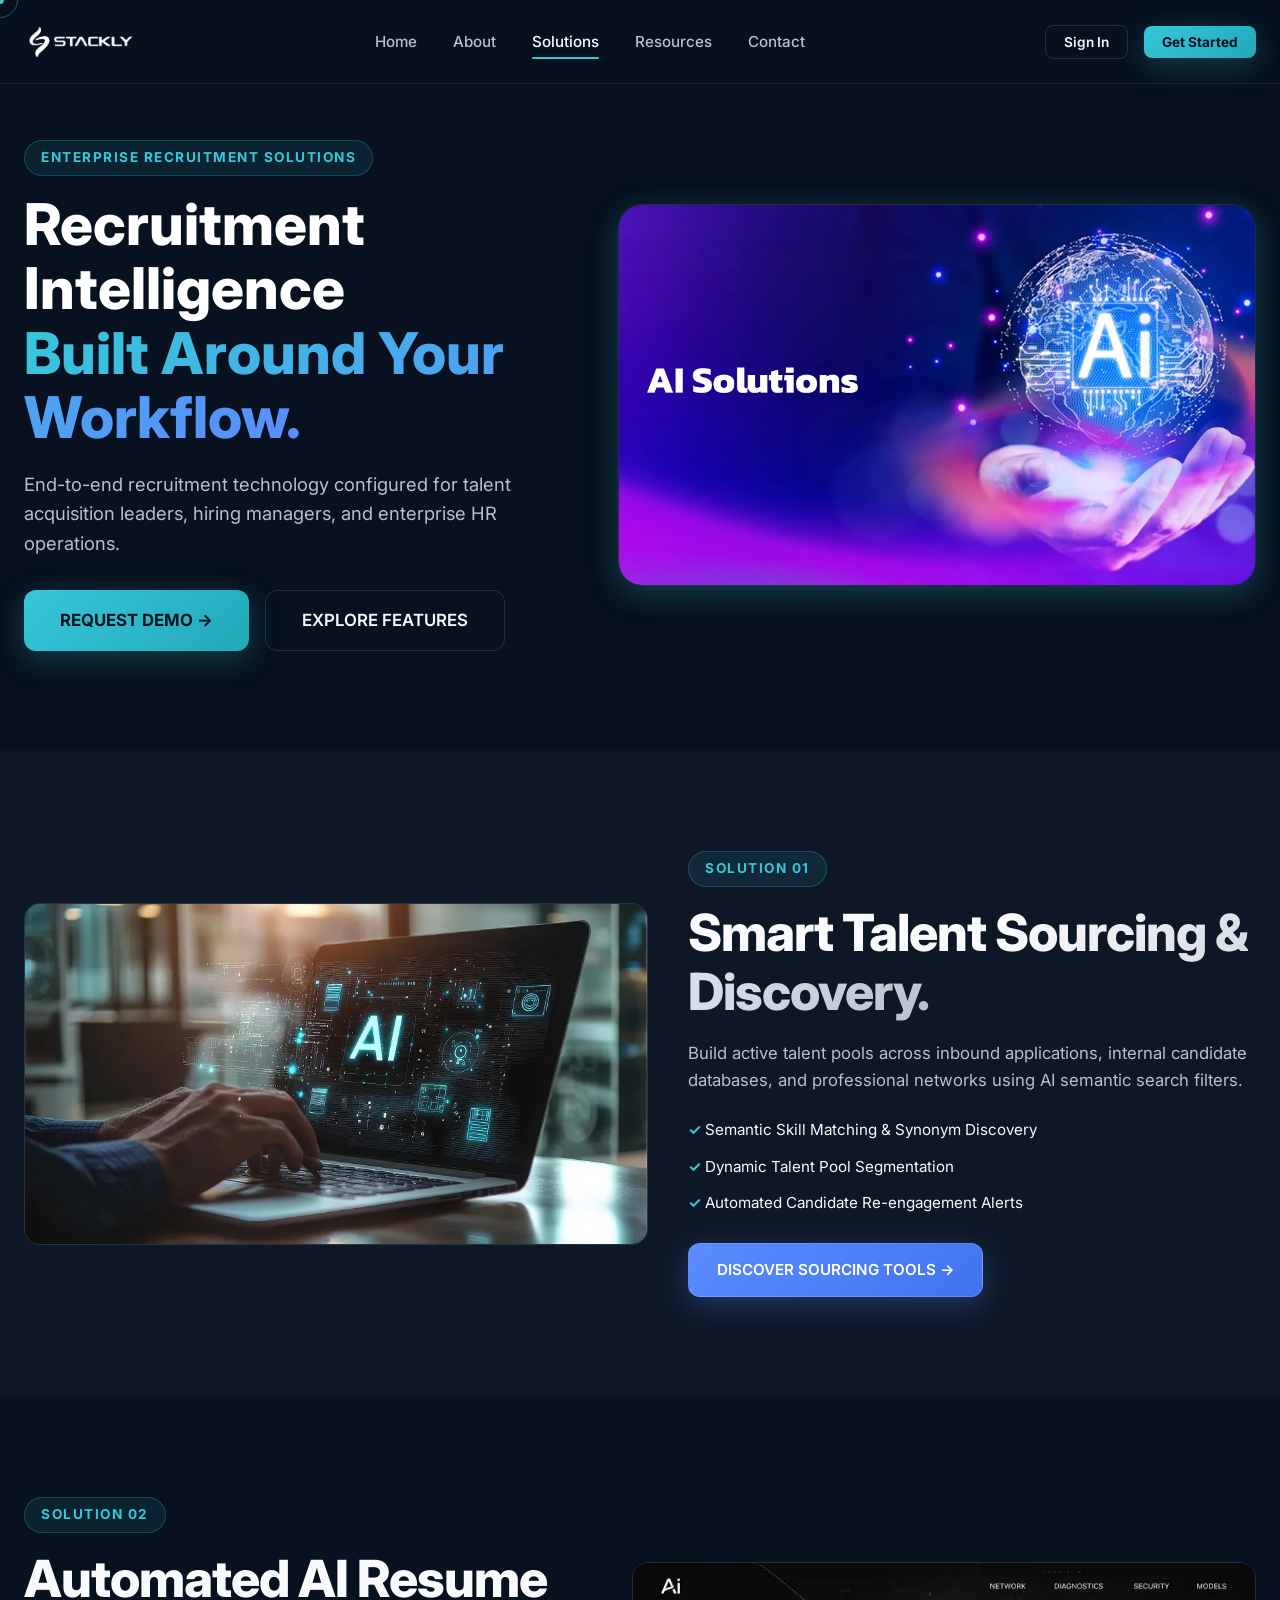
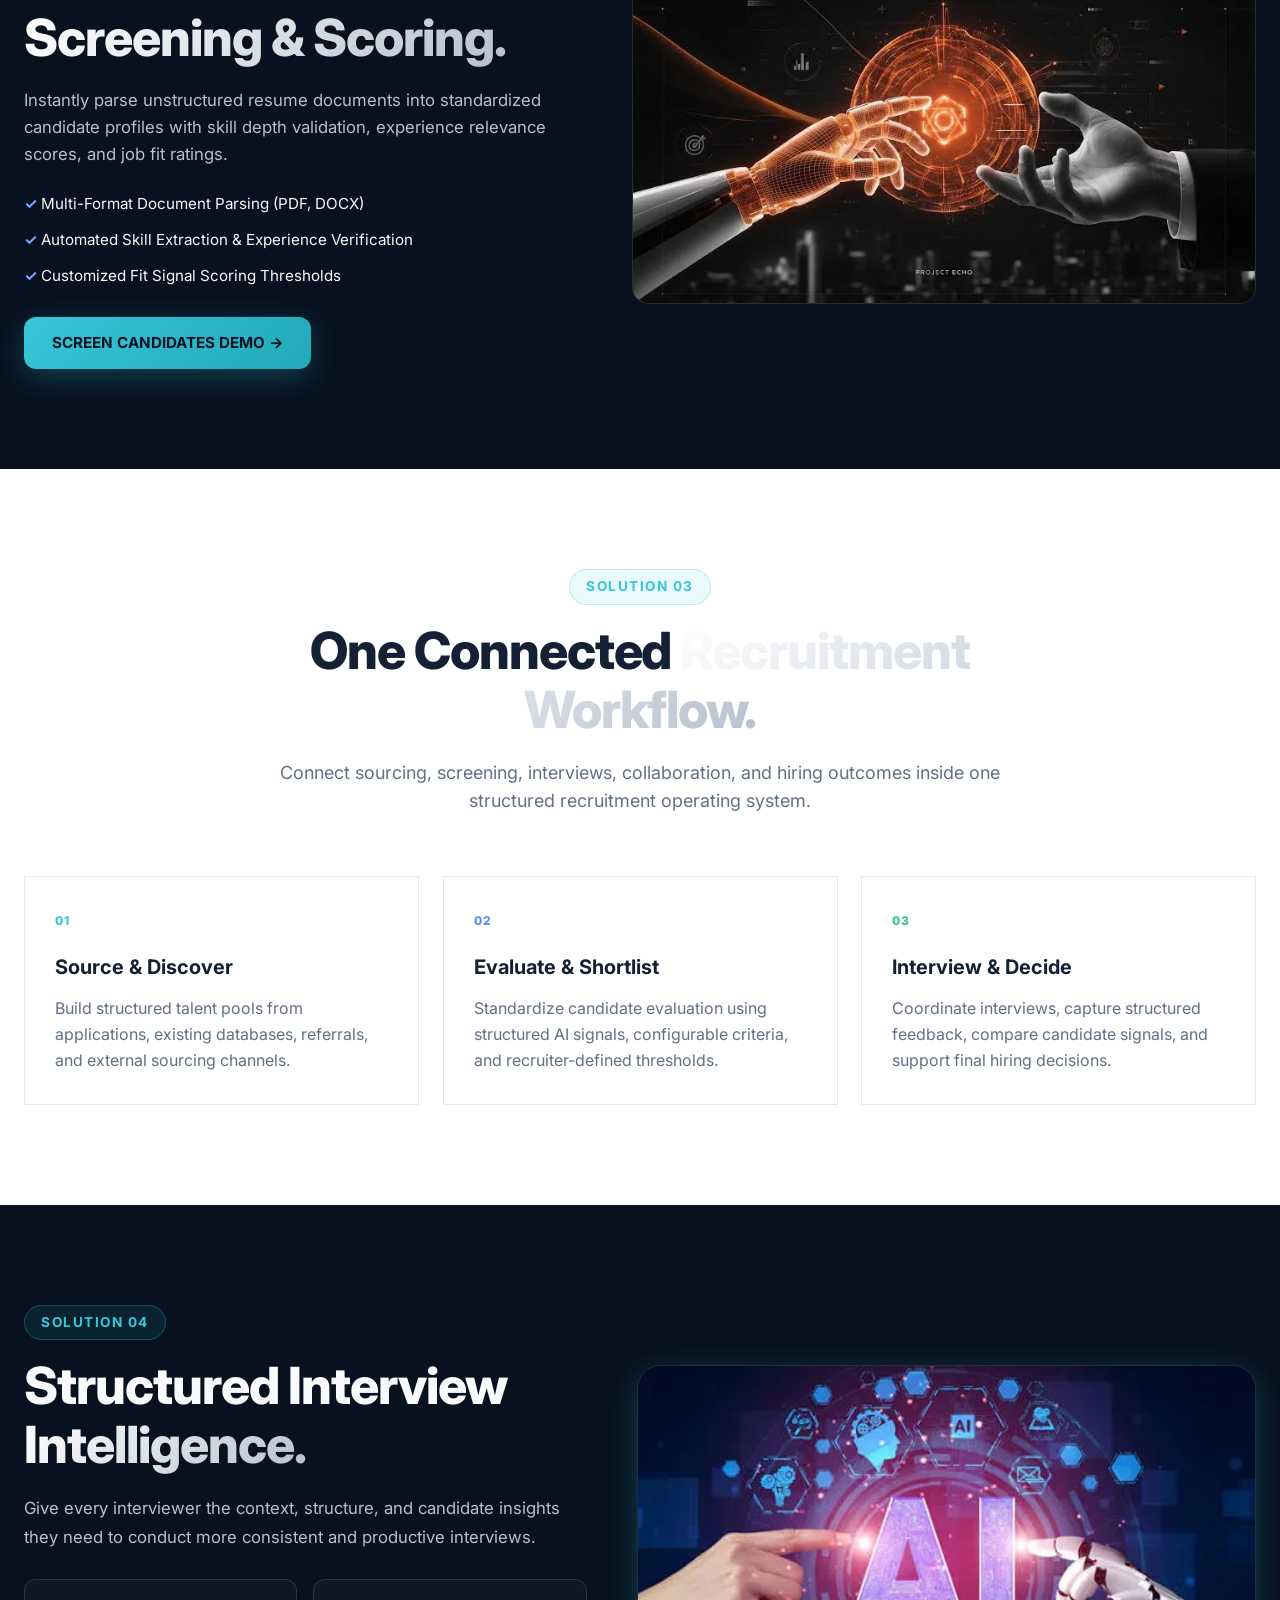
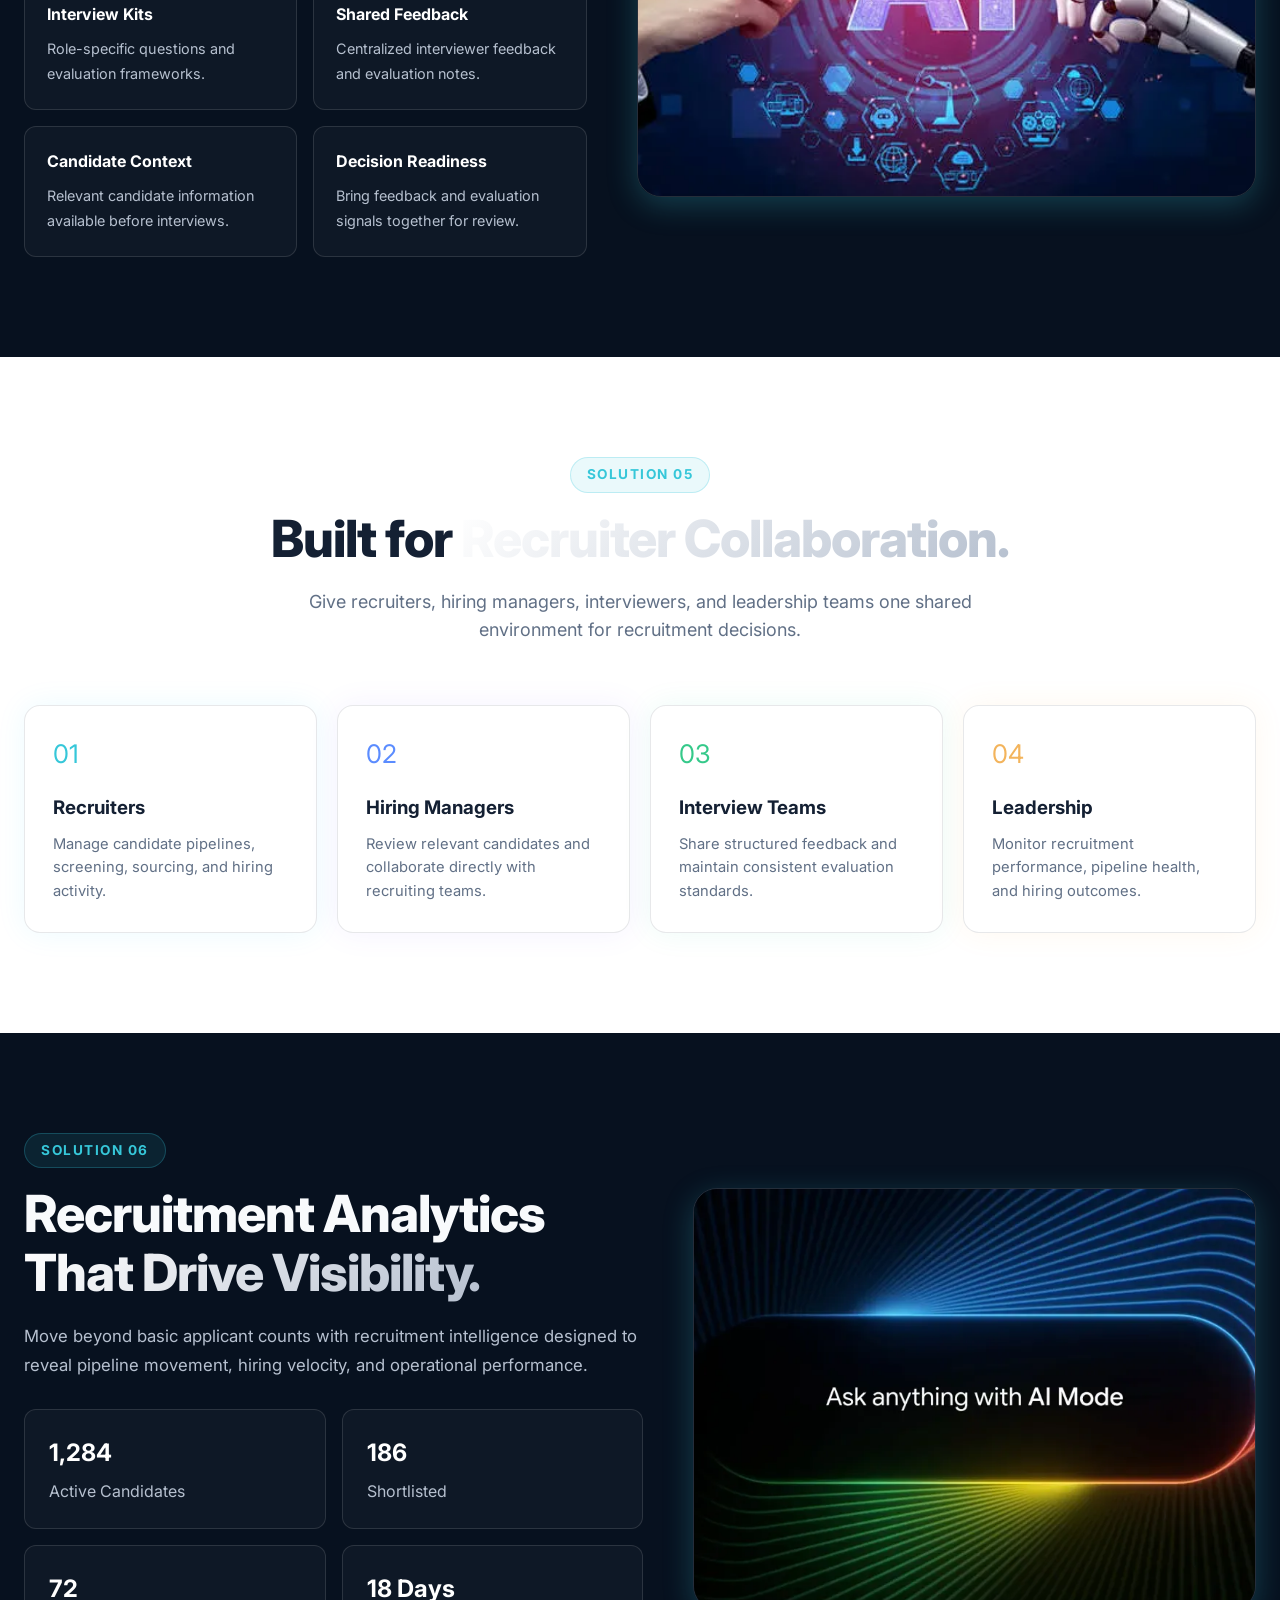
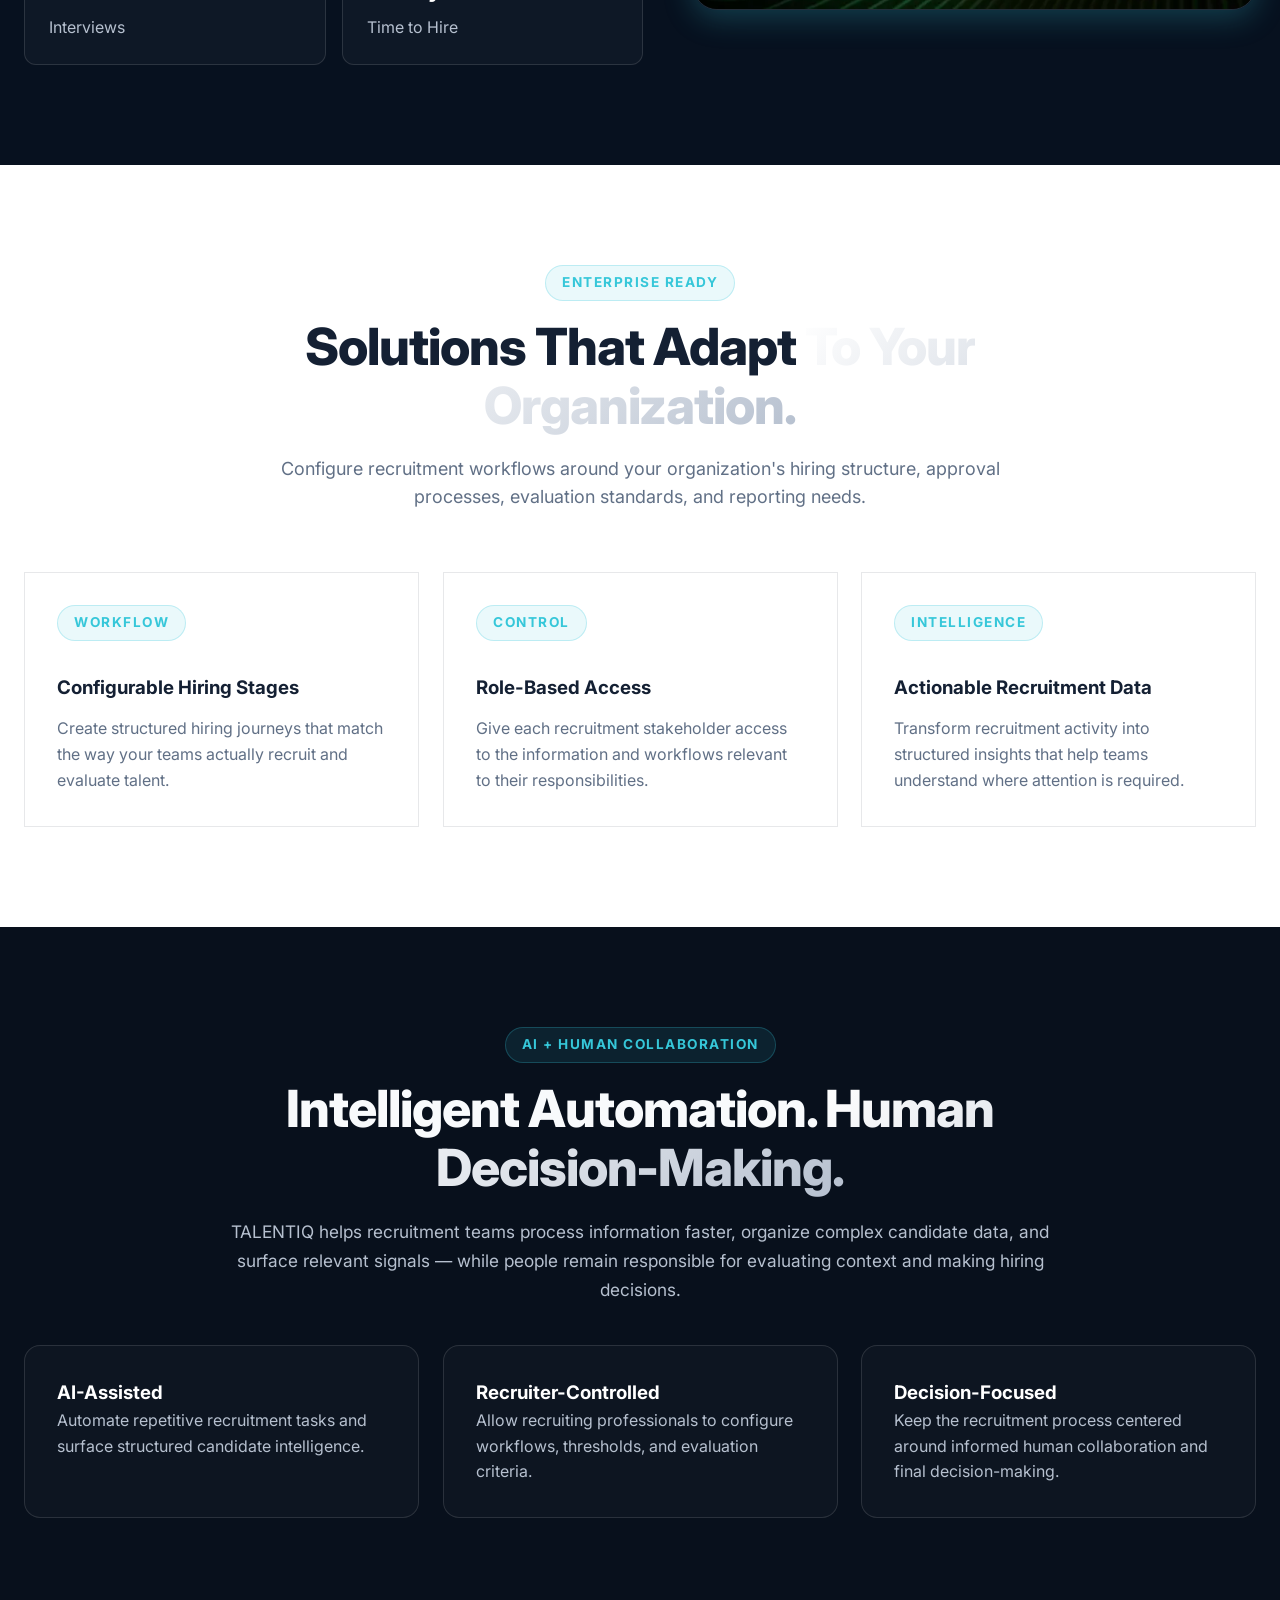
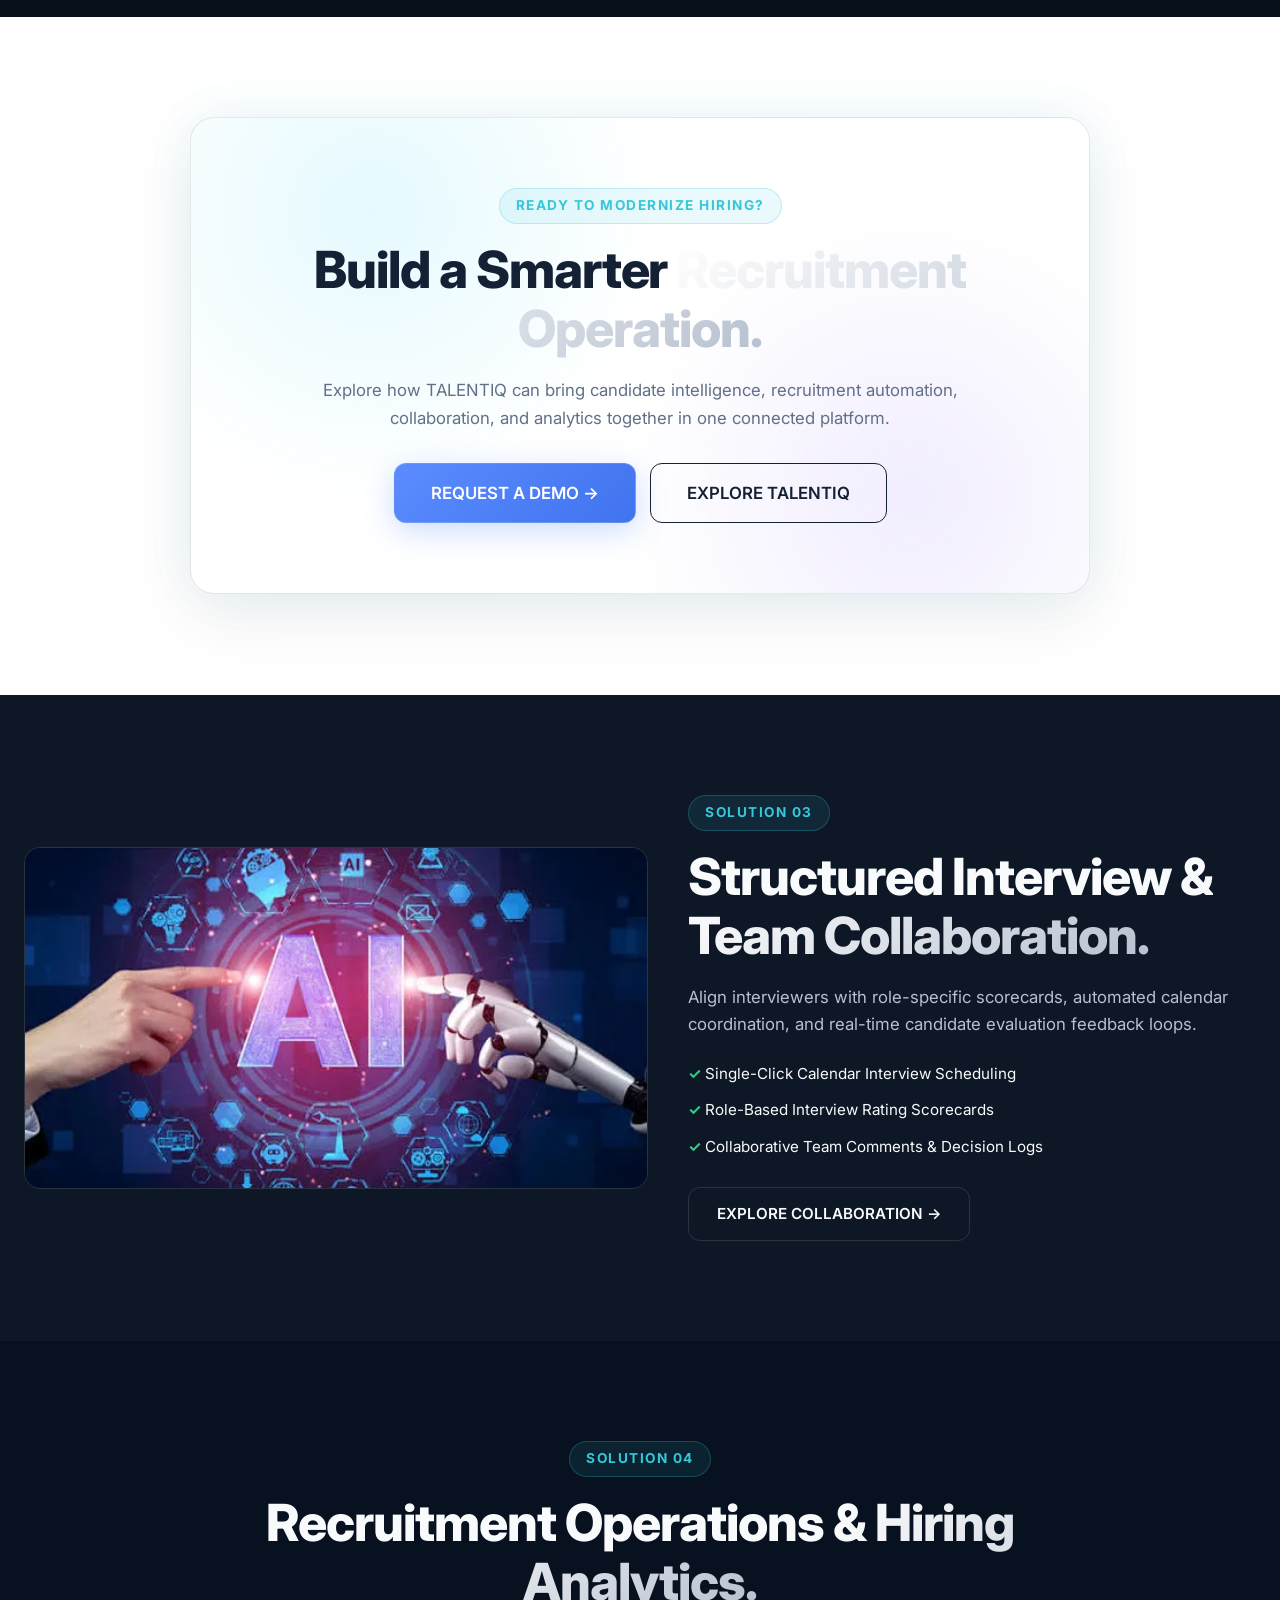
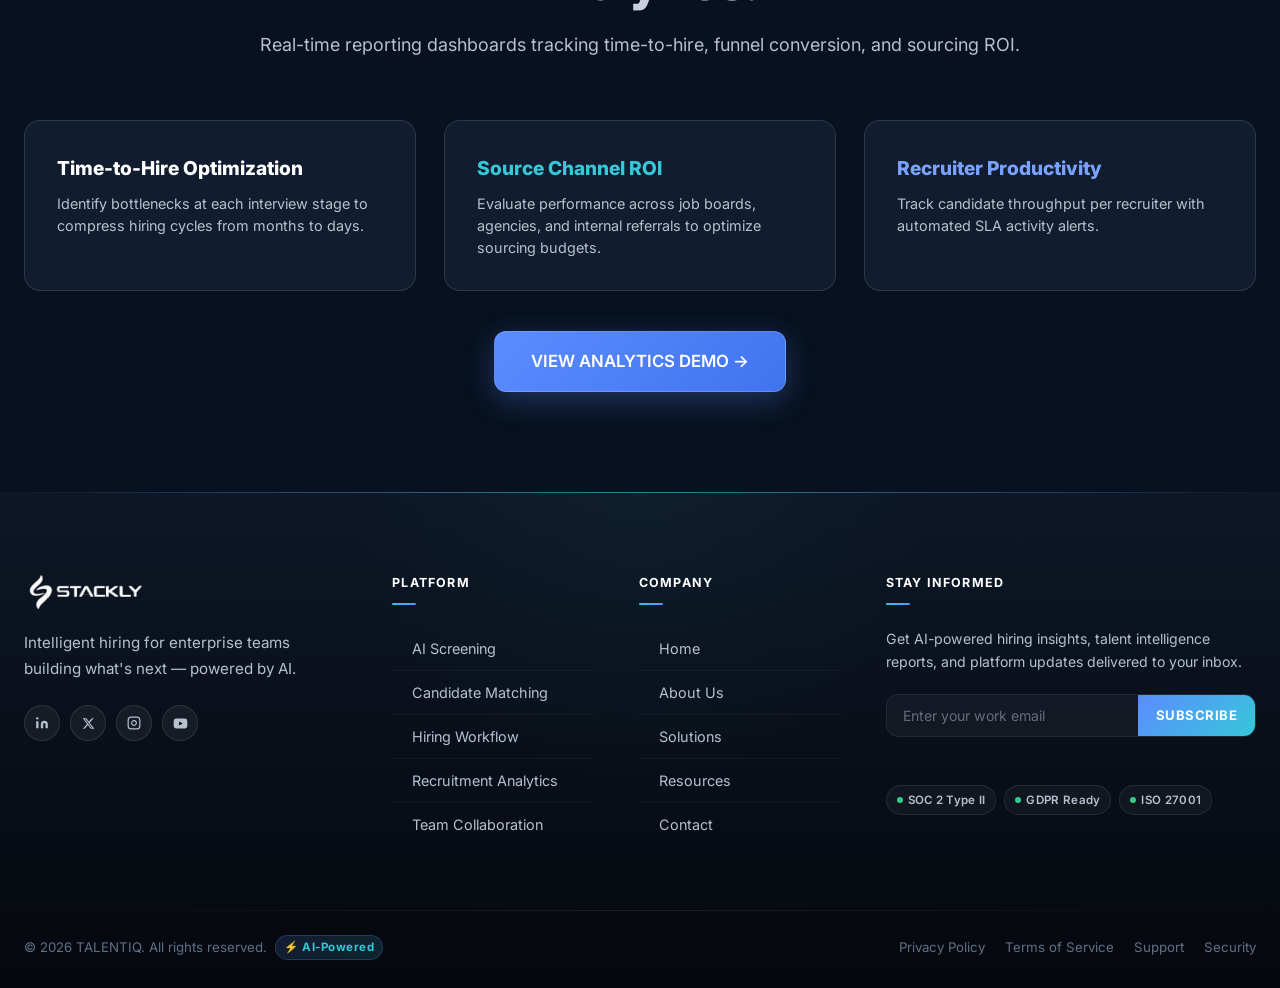
<file: solutions.html>
<!DOCTYPE html>
<html lang="en">
<head>
  <meta charset="UTF-8">
  <meta name="viewport" content="width=device-width, initial-scale=1.0">
  <title>Solution</title>
  <meta name="description" content="Explore TALENTIQ AI recruiting solutions for talent sourcing, resume screening, collaboration, and hiring analytics.">
  
  <link rel="stylesheet" href="css/style.css">
  <link rel="stylesheet" href="css/animations.css">
  <link rel="stylesheet" href="css/responsive.css">
</head>
<body>

  <div class="scroll-progress-container">
    <div class="scroll-progress-bar" id="scrollProgressFill"></div>
  </div>

  <div class="preloader" id="preloader">
    <div class="preloader-scanner">
      <div class="preloader-ring"></div>
      <div class="preloader-silhouette">
        <svg width="24" height="24" viewBox="0 0 24 24" fill="none" stroke="#36C7D9" stroke-width="2">
          <path d="M20 21v-2a4 4 0 0 0-4-4H8a4 4 0 0 0-4 4v2"/>
          <circle cx="12" cy="7" r="4"/>
        </svg>
      </div>
    </div>
    <div class="preloader-brand">AI PLATFORM</div>
    <div class="preloader-status" id="preloaderStatus">LOADING SOLUTIONS...</div>
    <div class="preloader-progress-track">
      <div class="preloader-progress-fill" id="preloaderFill"></div>
    </div>
    <div class="preloader-percent" id="preloaderPercent">0%</div>
  </div>

  <header class="navbar">
    <div class="container navbar-container">
       <a href="index.html" class="brand-logo">
        <img src="assets/logo.webp" alt="TALENTIQ Logo" loading="eager">
      </a>

      <nav class="nav-links-wrapper">
        <ul class="nav-links">
          <li><a href="index.html" class="nav-link">Home</a></li>
          <li><a href="about.html" class="nav-link">About</a></li>
          <li><a href="solutions.html" class="nav-link active">Solutions</a></li>
          <li><a href="resources.html" class="nav-link">Resources</a></li>
          <li><a href="contact.html" class="nav-link">Contact</a></li>
        </ul>
      </nav>

      <div class="nav-cta">
        <button class="btn btn-outline btn-sm open-login-btn" data-role="user">Sign In</button>
        <button class="btn btn-cyan btn-sm magnetic-btn open-login-btn" data-role="user">Get Started</button>
      </div>

      <button class="hamburger-btn" id="hamburgerBtn" aria-label="Open Menu">
        <span></span>
        <span></span>
        <span></span>
      </button>
    </div>
  </header>

  <div class="mobile-overlay" id="mobileOverlay"></div>
  <aside class="mobile-drawer" id="mobileDrawer">
    <div class="drawer-header">
      <div class="brand-logo">
        <img src="assets/logo.webp" alt="TALENTIQ">
        <div class="brand-text">
         
        </div>
      </div>
      <button class="drawer-close-btn" id="drawerClose" aria-label="Close Menu">✕</button>
    </div>

    <ul class="drawer-menu">
      <li class="drawer-menu-item"><a href="index.html">Home</a></li>
      <li class="drawer-menu-item"><a href="about.html">About</a></li>
      <li class="drawer-menu-item"><a href="solutions.html" class="active">Solutions</a></li>
      <li class="drawer-menu-item"><a href="resources.html">Resources</a></li>
      <li class="drawer-menu-item"><a href="contact.html">Contact</a></li>
    </ul>

    <div class="drawer-actions">
      <button class="btn btn-outline btn-lg open-login-btn" data-role="user">Sign In</button>
      <button class="btn btn-primary btn-lg open-login-btn" data-role="user">Get Started</button>
    </div>
  </aside>

  <main>
    <!-- ============================================================
         SECTION 01 — SOLUTIONS HERO (MAJOR SECTION 1)
         ============================================================ -->
    <section class="section section-dark" style="padding-top: 140px;">
      <div class="container">
        <div class="grid-2col" style="display: grid; grid-template-columns: 1fr 1.15fr; gap: 40px; align-items: center;">
          <div class="reveal-left">
            <span class="eyebrow">ENTERPRISE RECRUITMENT SOLUTIONS</span>
            <h1 style="font-size: clamp(2.4rem, 4.5vw, 3.6rem); font-weight: 800; line-height: 1.12; color: var(--white); margin-bottom: 20px;">
              Recruitment Intelligence <br>
              <span style="background: linear-gradient(135deg, var(--cyan) 0%, var(--primary) 100%); -webkit-background-clip: text; -webkit-text-fill-color: transparent;">Built Around Your Workflow.</span>
            </h1>
            <p style="font-size: 1.15rem; color: var(--text-secondary); margin-bottom: 32px; line-height: 1.6;">
              End-to-end recruitment technology configured for talent acquisition leaders, hiring managers, and enterprise HR operations.
            </p>
            <div style="display: flex; gap: 16px;">
              <a href="404.html" class="btn btn-cyan btn-lg magnetic-btn">REQUEST DEMO →</a>
              <a href="404.html" class="btn btn-outline btn-lg magnetic-btn">EXPLORE FEATURES</a>
            </div>
          </div>

          <!-- Replaceable image: analytics.webp -->
          <div class="reveal-right" style="border-radius: var(--radius-xl); overflow: hidden; border: 1px solid var(--border-dark); box-shadow: var(--shadow-cyan);">
            <img src="assets/s1.webp" alt="AI Dashboard Platform UI" loading="eager" style="width: 100%; height: 380px; object-fit: cover;">
          </div>
        </div>
      </div>
    </section>

    <!-- ============================================================
         SECTION 02 — TALENT SOURCING (MAJOR SECTION 2)
         ============================================================ -->
    <section class="section section-secondary">
      <div class="container">
        <div class="grid-2col" style="display: grid; grid-template-columns: 1.1fr 1fr; gap: 40px; align-items: center;">
          <!-- Replaceable image: talent.webp -->
          <div class="reveal-left" style="border-radius: var(--radius-lg); overflow: hidden; border: 1px solid var(--border-dark);">
            <img src="assets/s2.webp" alt="Talent Sourcing Engine" loading="lazy" style="width: 100%; height: 340px; object-fit: cover;">
          </div>

          <div class="reveal-right">
            <span class="eyebrow">SOLUTION 01</span>
            <h2 class="section-title">Smart Talent <span>Sourcing & Discovery.</span></h2>
            <p style="font-size: 1.05rem; color: var(--text-secondary); margin-bottom: 24px; line-height: 1.6;">
              Build active talent pools across inbound applications, internal candidate databases, and professional networks using AI semantic search filters.
            </p>
            <ul style="list-style: none; display: flex; flex-direction: column; gap: 12px; margin-bottom: 28px; color: var(--text-primary); font-size: 0.95rem;">
              <li><span style="color: var(--cyan); font-weight: 700;">✓</span> Semantic Skill Matching & Synonym Discovery</li>
              <li><span style="color: var(--cyan); font-weight: 700;">✓</span> Dynamic Talent Pool Segmentation</li>
              <li><span style="color: var(--cyan); font-weight: 700;">✓</span> Automated Candidate Re-engagement Alerts</li>
            </ul>
            <a href="404.html" class="btn btn-primary magnetic-btn">DISCOVER SOURCING TOOLS →</a>
          </div>
        </div>
      </div>
    </section>

    <!-- ============================================================
         SECTION 03 — AI SCREENING (MAJOR SECTION 3)
         ============================================================ -->
    <section class="section section-dark">
      <div class="container">
        <div class="grid-2col" style="display: grid; grid-template-columns: 1fr 1.1fr; gap: 40px; align-items: center;">
          <div class="reveal-left">
            <span class="eyebrow">SOLUTION 02</span>
            <h2 class="section-title">Automated AI Resume <span>Screening & Scoring.</span></h2>
            <p style="font-size: 1.05rem; color: var(--text-secondary); margin-bottom: 24px; line-height: 1.6;">
              Instantly parse unstructured resume documents into standardized candidate profiles with skill depth validation, experience relevance scores, and job fit ratings.
            </p>
            <ul style="list-style: none; display: flex; flex-direction: column; gap: 12px; margin-bottom: 28px; color: var(--text-primary); font-size: 0.95rem;">
              <li><span style="color: var(--primary-soft); font-weight: 700;">✓</span> Multi-Format Document Parsing (PDF, DOCX)</li>
              <li><span style="color: var(--primary-soft); font-weight: 700;">✓</span> Automated Skill Extraction & Experience Verification</li>
              <li><span style="color: var(--primary-soft); font-weight: 700;">✓</span> Customized Fit Signal Scoring Thresholds</li>
            </ul>
            <a href="404.html" class="btn btn-cyan magnetic-btn">SCREEN CANDIDATES DEMO →</a>
          </div>

          <!-- Replaceable image: ai-screening.webp -->
          <div class="reveal-right" style="border-radius: var(--radius-lg); overflow: hidden; border: 1px solid var(--border-dark);">
            <img src="assets/s3.webp" alt="AI Resume Parser Interface" loading="lazy" style="width: 100%; height: 340px; object-fit: cover;">
          </div>
        </div>
      </div>
    </section>



    

    <!-- ========================================================<!-- ============================================================
     SECTION 04 — RECRUITMENT WORKFLOW
     WHITE SECTION
     ============================================================ -->
<section class="section" style="background: var(--surface-white); color: var(--dark-text);">
  <div class="container">

    <div class="section-header reveal" style="max-width: 780px;">
      <span class="eyebrow">SOLUTION 03</span>

      <h2 class="section-title" style="color: var(--dark-text);">
        One Connected <span>Recruitment Workflow.</span>
      </h2>

      <p class="section-subtitle" style="color: var(--dark-muted);">
        Connect sourcing, screening, interviews, collaboration, and hiring outcomes
        inside one structured recruitment operating system.
      </p>
    </div>


    <div class="resource-grid" style="
      position: relative;
      display: grid;
      grid-template-columns: repeat(3, 1fr);
      gap: 24px;
    ">

      <!-- Workflow Card -->
      <article class="reveal resource-card cyan-glow"
        style="
          background: #ffffff;
          border: 1px solid var(--border-light);
          color: var(--dark-text);
          padding: 30px;
        ">

        <span style="
          font-size: 0.75rem;
          font-weight: 800;
          letter-spacing: 0.12em;
          color: var(--cyan);
        ">01</span>

        <h3 style="
          margin: 18px 0 12px;
          color: var(--dark-text);
          font-size: 1.25rem;
        ">
          Source & Discover
        </h3>

        <p style="
          color: var(--dark-muted);
          line-height: 1.65;
          margin: 0;
        ">
          Build structured talent pools from applications, existing databases,
          referrals, and external sourcing channels.
        </p>

      </article>


      <article class="reveal resource-card purple-glow"
        style="
          background: #ffffff;
          border: 1px solid var(--border-light);
          color: var(--dark-text);
          padding: 30px;
        ">

        <span style="
          font-size: 0.75rem;
          font-weight: 800;
          letter-spacing: 0.12em;
          color: var(--primary);
        ">02</span>

        <h3 style="
          margin: 18px 0 12px;
          color: var(--dark-text);
          font-size: 1.25rem;
        ">
          Evaluate & Shortlist
        </h3>

        <p style="
          color: var(--dark-muted);
          line-height: 1.65;
          margin: 0;
        ">
          Standardize candidate evaluation using structured AI signals,
          configurable criteria, and recruiter-defined thresholds.
        </p>

      </article>


      <article class="reveal resource-card green-glow"
        style="
          background: #ffffff;
          border: 1px solid var(--border-light);
          color: var(--dark-text);
          padding: 30px;
        ">

        <span style="
          font-size: 0.75rem;
          font-weight: 800;
          letter-spacing: 0.12em;
          color: var(--success);
        ">03</span>

        <h3 style="
          margin: 18px 0 12px;
          color: var(--dark-text);
          font-size: 1.25rem;
        ">
          Interview & Decide
        </h3>

        <p style="
          color: var(--dark-muted);
          line-height: 1.65;
          margin: 0;
        ">
          Coordinate interviews, capture structured feedback, compare
          candidate signals, and support final hiring decisions.
        </p>

      </article>

    </div>
  </div>
</section>


<!-- ============================================================
     SECTION 05 — INTERVIEW INTELLIGENCE
     DARK SECTION
     ============================================================ -->
<section class="section section-dark">
  <div class="container">

    <div class="grid-2col"
      style="
        display: grid;
        grid-template-columns: 1fr 1.1fr;
        gap: 50px;
        align-items: center;
      ">

      <div class="reveal-left">

        <span class="eyebrow">SOLUTION 04</span>

        <h2 class="section-title">
          Structured Interview
          <span>Intelligence.</span>
        </h2>

        <p style="
          font-size: 1.05rem;
          color: var(--text-secondary);
          line-height: 1.7;
          margin-bottom: 28px;
        ">
          Give every interviewer the context, structure, and candidate insights
          they need to conduct more consistent and productive interviews.
        </p>


        <div style="
          display: grid;
          grid-template-columns: repeat(2, 1fr);
          gap: 16px;
        ">

          <div style="
            padding: 22px;
            border: 1px solid var(--border-dark);
            border-radius: var(--radius-md);
            background: rgba(255,255,255,0.03);
          ">

            <strong style="
              display: block;
              color: var(--white);
              margin-bottom: 8px;
            ">
              Interview Kits
            </strong>

            <span style="
              color: var(--text-secondary);
              font-size: 0.9rem;
              line-height: 1.5;
            ">
              Role-specific questions and evaluation frameworks.
            </span>

          </div>


          <div style="
            padding: 22px;
            border: 1px solid var(--border-dark);
            border-radius: var(--radius-md);
            background: rgba(255,255,255,0.03);
          ">

            <strong style="
              display: block;
              color: var(--white);
              margin-bottom: 8px;
            ">
              Shared Feedback
            </strong>

            <span style="
              color: var(--text-secondary);
              font-size: 0.9rem;
              line-height: 1.5;
            ">
              Centralized interviewer feedback and evaluation notes.
            </span>

          </div>


          <div style="
            padding: 22px;
            border: 1px solid var(--border-dark);
            border-radius: var(--radius-md);
            background: rgba(255,255,255,0.03);
          ">

            <strong style="
              display: block;
              color: var(--white);
              margin-bottom: 8px;
            ">
              Candidate Context
            </strong>

            <span style="
              color: var(--text-secondary);
              font-size: 0.9rem;
              line-height: 1.5;
            ">
              Relevant candidate information available before interviews.
            </span>

          </div>


          <div style="
            padding: 22px;
            border: 1px solid var(--border-dark);
            border-radius: var(--radius-md);
            background: rgba(255,255,255,0.03);
          ">

            <strong style="
              display: block;
              color: var(--white);
              margin-bottom: 8px;
            ">
              Decision Readiness
            </strong>

            <span style="
              color: var(--text-secondary);
              font-size: 0.9rem;
              line-height: 1.5;
            ">
              Bring feedback and evaluation signals together for review.
            </span>

          </div>

        </div>

      </div>


      <!-- Replaceable image -->
      <div class="reveal-right"
        style="
          border-radius: var(--radius-xl);
          overflow: hidden;
          border: 1px solid var(--border-dark);
          box-shadow: var(--shadow-cyan);
        ">

        <img
          src="assets/s4.webp"
          alt="Interview Intelligence Platform"
          loading="lazy"
          style="
            width: 100%;
            height: 430px;
            object-fit: cover;
          "
        >

      </div>

    </div>
  </div>
</section>


<!-- ============================================================
     SECTION 06 — RECRUITER COLLABORATION
     WHITE SECTION
     ============================================================ -->
<section class="section" style="
  background: var(--surface-white);
  color: var(--dark-text);
">

  <div class="container">

    <div class="section-header reveal">

      <span class="eyebrow">SOLUTION 05</span>

      <h2 class="section-title" style="color: var(--dark-text);">
        Built for <span>Recruiter Collaboration.</span>
      </h2>

      <p class="section-subtitle" style="color: var(--dark-muted);">
        Give recruiters, hiring managers, interviewers, and leadership teams
        one shared environment for recruitment decisions.
      </p>

    </div>


    <div style="
      display: grid;
      grid-template-columns: repeat(4, 1fr);
      gap: 20px;
    ">

      <div class="reveal hover-lift"
        style="
          background: #ffffff;
          border: 1px solid var(--border-light);
          border-radius: var(--radius-lg);
          padding: 28px;
          box-shadow: 0 0 30px rgba(0, 200, 255, 0.08);
        ">

        <span style="
          font-size: 1.6rem;
          color: var(--cyan);
        ">01</span>

        <h3 style="
          color: var(--dark-text);
          margin: 18px 0 10px;
        ">
          Recruiters
        </h3>

        <p style="
          color: var(--dark-muted);
          line-height: 1.6;
          font-size: 0.92rem;
        ">
          Manage candidate pipelines, screening, sourcing, and hiring activity.
        </p>

      </div>


      <div class="reveal hover-lift"
        style="
          background: #ffffff;
          border: 1px solid var(--border-light);
          border-radius: var(--radius-lg);
          padding: 28px;
          box-shadow: 0 0 30px rgba(124, 92, 255, 0.08);
        ">

        <span style="
          font-size: 1.6rem;
          color: var(--primary);
        ">02</span>

        <h3 style="
          color: var(--dark-text);
          margin: 18px 0 10px;
        ">
          Hiring Managers
        </h3>

        <p style="
          color: var(--dark-muted);
          line-height: 1.6;
          font-size: 0.92rem;
        ">
          Review relevant candidates and collaborate directly with recruiting teams.
        </p>

      </div>


      <div class="reveal hover-lift"
        style="
          background: #ffffff;
          border: 1px solid var(--border-light);
          border-radius: var(--radius-lg);
          padding: 28px;
          box-shadow: 0 0 30px rgba(0, 200, 150, 0.08);
        ">

        <span style="
          font-size: 1.6rem;
          color: var(--success);
        ">03</span>

        <h3 style="
          color: var(--dark-text);
          margin: 18px 0 10px;
        ">
          Interview Teams
        </h3>

        <p style="
          color: var(--dark-muted);
          line-height: 1.6;
          font-size: 0.92rem;
        ">
          Share structured feedback and maintain consistent evaluation standards.
        </p>

      </div>


      <div class="reveal hover-lift"
        style="
          background: #ffffff;
          border: 1px solid var(--border-light);
          border-radius: var(--radius-lg);
          padding: 28px;
          box-shadow: 0 0 30px rgba(255, 170, 50, 0.08);
        ">

        <span style="
          font-size: 1.6rem;
          color: var(--warning);
        ">04</span>

        <h3 style="
          color: var(--dark-text);
          margin: 18px 0 10px;
        ">
          Leadership
        </h3>

        <p style="
          color: var(--dark-muted);
          line-height: 1.6;
          font-size: 0.92rem;
        ">
          Monitor recruitment performance, pipeline health, and hiring outcomes.
        </p>

      </div>

    </div>

  </div>
</section>


<!-- ============================================================
     SECTION 07 — HIRING ANALYTICS
     DARK SECTION
     ============================================================ -->
<section class="section section-dark">

  <div class="container">

    <div class="grid-2col"
      style="
        display: grid;
        grid-template-columns: 1.1fr 1fr;
        gap: 50px;
        align-items: center;
      ">

      <div class="reveal-left">

        <span class="eyebrow">SOLUTION 06</span>

        <h2 class="section-title">
          Recruitment Analytics
          <span>That Drive Visibility.</span>
        </h2>

        <p style="
          font-size: 1.05rem;
          color: var(--text-secondary);
          line-height: 1.7;
          margin-bottom: 30px;
        ">
          Move beyond basic applicant counts with recruitment intelligence
          designed to reveal pipeline movement, hiring velocity, and operational
          performance.
        </p>


        <div style="
          display: grid;
          grid-template-columns: repeat(2, 1fr);
          gap: 16px;
        ">

          <div style="
            padding: 24px;
            border-radius: var(--radius-md);
            border: 1px solid var(--border-dark);
            background: rgba(255,255,255,0.03);
          ">
            <strong style="
              display:block;
              color:var(--white);
              font-size:1.5rem;
              margin-bottom:6px;
            ">
              1,284
            </strong>

            <span style="color:var(--text-secondary);">
              Active Candidates
            </span>
          </div>


          <div style="
            padding: 24px;
            border-radius: var(--radius-md);
            border: 1px solid var(--border-dark);
            background: rgba(255,255,255,0.03);
          ">
            <strong style="
              display:block;
              color:var(--white);
              font-size:1.5rem;
              margin-bottom:6px;
            ">
              186
            </strong>

            <span style="color:var(--text-secondary);">
              Shortlisted
            </span>
          </div>


          <div style="
            padding: 24px;
            border-radius: var(--radius-md);
            border: 1px solid var(--border-dark);
            background: rgba(255,255,255,0.03);
          ">
            <strong style="
              display:block;
              color:var(--white);
              font-size:1.5rem;
              margin-bottom:6px;
            ">
              72
            </strong>

            <span style="color:var(--text-secondary);">
              Interviews
            </span>
          </div>


          <div style="
            padding: 24px;
            border-radius: var(--radius-md);
            border: 1px solid var(--border-dark);
            background: rgba(255,255,255,0.03);
          ">
            <strong style="
              display:block;
              color:var(--white);
              font-size:1.5rem;
              margin-bottom:6px;
            ">
              18 Days
            </strong>

            <span style="color:var(--text-secondary);">
              Time to Hire
            </span>
          </div>

        </div>

      </div>


      <!-- Replaceable image -->
      <div class="reveal-right"
        style="
          border-radius: var(--radius-xl);
          overflow: hidden;
          border: 1px solid var(--border-dark);
          box-shadow: var(--shadow-cyan);
        ">

        <img
          src="assets/h5.webp"
          alt="Recruitment Analytics Dashboard"
          loading="lazy"
          style="
            width:100%;
            height:420px;
            object-fit:cover;
          "
        >

      </div>

    </div>

  </div>
</section>


<!-- ============================================================
     SECTION 08 — CONFIGURABLE ENTERPRISE SOLUTIONS
     WHITE SECTION
     ============================================================ -->
<section class="section"
  style="
    background: var(--surface-white);
    color: var(--dark-text);
  ">

  <div class="container">

    <div class="section-header reveal">

      <span class="eyebrow">ENTERPRISE READY</span>

      <h2 class="section-title" style="color:var(--dark-text);">
        Solutions That Adapt
        <span>To Your Organization.</span>
      </h2>

      <p class="section-subtitle" style="color:var(--dark-muted);">
        Configure recruitment workflows around your organization's hiring
        structure, approval processes, evaluation standards, and reporting needs.
      </p>

    </div>


    <div style="
      display:grid;
      grid-template-columns:repeat(3,1fr);
      gap:24px;
    ">

      <article class="reveal resource-card cyan-glow"
        style="
          background:#fff;
          border:1px solid var(--border-light);
          padding:32px;
        ">

        <span class="eyebrow">WORKFLOW</span>

        <h3 style="
          color:var(--dark-text);
          margin:16px 0 12px;
        ">
          Configurable Hiring Stages
        </h3>

        <p style="
          color:var(--dark-muted);
          line-height:1.65;
        ">
          Create structured hiring journeys that match the way your teams
          actually recruit and evaluate talent.
        </p>

      </article>


      <article class="reveal resource-card purple-glow"
        style="
          background:#fff;
          border:1px solid var(--border-light);
          padding:32px;
        ">

        <span class="eyebrow">CONTROL</span>

        <h3 style="
          color:var(--dark-text);
          margin:16px 0 12px;
        ">
          Role-Based Access
        </h3>

        <p style="
          color:var(--dark-muted);
          line-height:1.65;
        ">
          Give each recruitment stakeholder access to the information and
          workflows relevant to their responsibilities.
        </p>

      </article>


      <article class="reveal resource-card green-glow"
        style="
          background:#fff;
          border:1px solid var(--border-light);
          padding:32px;
        ">

        <span class="eyebrow">INTELLIGENCE</span>

        <h3 style="
          color:var(--dark-text);
          margin:16px 0 12px;
        ">
          Actionable Recruitment Data
        </h3>

        <p style="
          color:var(--dark-muted);
          line-height:1.65;
        ">
          Transform recruitment activity into structured insights that help
          teams understand where attention is required.
        </p>

      </article>

    </div>

  </div>
</section>


<!-- ============================================================
     SECTION 09 — HUMAN + AI
     DARK SECTION
     ============================================================ -->
<section class="section section-deep">

  <div class="container">

    <div style="
      max-width:850px;
      margin:0 auto;
      text-align:center;
    " class="reveal">

      <span class="eyebrow">AI + HUMAN COLLABORATION</span>

      <h2 class="section-title">
        Intelligent Automation.
        <span>Human Decision-Making.</span>
      </h2>

      <p style="
        color:var(--text-secondary);
        font-size:1.08rem;
        line-height:1.7;
        margin-bottom:40px;
      ">
        TALENTIQ helps recruitment teams process information faster,
        organize complex candidate data, and surface relevant signals —
        while people remain responsible for evaluating context and making
        hiring decisions.
      </p>

    </div>


    <div style="
      display:grid;
      grid-template-columns:repeat(3,1fr);
      gap:24px;
    ">

      <div class="reveal"
        style="
          padding:32px;
          border:1px solid var(--border-dark);
          border-radius:var(--radius-lg);
          background:rgba(255,255,255,0.025);
        ">

        <h3 style="color:var(--white);">
          AI-Assisted
        </h3>

        <p style="
          color:var(--text-secondary);
          line-height:1.6;
        ">
          Automate repetitive recruitment tasks and surface structured
          candidate intelligence.
        </p>

      </div>


      <div class="reveal"
        style="
          padding:32px;
          border:1px solid var(--border-dark);
          border-radius:var(--radius-lg);
          background:rgba(255,255,255,0.025);
        ">

        <h3 style="color:var(--white);">
          Recruiter-Controlled
        </h3>

        <p style="
          color:var(--text-secondary);
          line-height:1.6;
        ">
          Allow recruiting professionals to configure workflows,
          thresholds, and evaluation criteria.
        </p>

      </div>


      <div class="reveal"
        style="
          padding:32px;
          border:1px solid var(--border-dark);
          border-radius:var(--radius-lg);
          background:rgba(255,255,255,0.025);
        ">

        <h3 style="color:var(--white);">
          Decision-Focused
        </h3>

        <p style="
          color:var(--text-secondary);
          line-height:1.6;
        ">
          Keep the recruitment process centered around informed human
          collaboration and final decision-making.
        </p>

      </div>

    </div>

  </div>
</section>


<!-- ============================================================
     SECTION 10 — SOLUTIONS CTA
     WHITE SECTION
     ============================================================ -->
<section class="section"
  style="
    background:var(--surface-white);
    color:var(--dark-text);
  ">

  <div class="container">

    <div class="reveal"
      style="
        text-align:center;
        max-width:900px;
        margin:0 auto;
        padding:70px 30px;
        border-radius:var(--radius-xl);
        border:1px solid var(--border-light);
        background:
          radial-gradient(circle at 20% 20%, rgba(0,200,255,0.10), transparent 35%),
          radial-gradient(circle at 80% 80%, rgba(120,80,255,0.10), transparent 35%),
          #ffffff;
        box-shadow:
          0 20px 70px rgba(0,0,0,0.08),
          0 0 60px rgba(0,200,255,0.08);
      ">

      <span class="eyebrow">READY TO MODERNIZE HIRING?</span>

      <h2 class="section-title"
        style="
          color:var(--dark-text);
          margin-bottom:18px;
        ">
        Build a Smarter
        <span>Recruitment Operation.</span>
      </h2>

      <p style="
        max-width:680px;
        margin:0 auto 30px;
        color:var(--dark-muted);
        font-size:1.05rem;
        line-height:1.7;
      ">
        Explore how TALENTIQ can bring candidate intelligence,
        recruitment automation, collaboration, and analytics
        together in one connected platform.
      </p>

      <div style="
        display:flex;
        justify-content:center;
        gap:14px;
        flex-wrap:wrap;
      ">

        <a href="404.html"
           class="btn btn-primary btn-lg magnetic-btn">
          REQUEST A DEMO →
        </a>

        <a href="404.html"
           class="btn btn-outline btn-lg magnetic-btn"
           style="
             color:var(--dark-text);
             border-color:var(--dark-text);
           ">
          EXPLORE TALENTIQ
        </a>

      </div>

    </div>

  </div>
</section>


       

    <section class="section section-secondary">
      <div class="container">
        <div class="grid-2col" style="display: grid; grid-template-columns: 1.1fr 1fr; gap: 40px; align-items: center;">
          <!-- Replaceable image: interview.webp -->
          <div class="reveal-left" style="border-radius: var(--radius-lg); overflow: hidden; border: 1px solid var(--border-dark);">
            <img src="assets/s4.webp" alt="Team Interview & Scorecard" loading="lazy" style="width: 100%; height: 340px; object-fit: cover;">
          </div>

          <div class="reveal-right">
            <span class="eyebrow">SOLUTION 03</span>
            <h2 class="section-title">Structured Interview <span>& Team Collaboration.</span></h2>
            <p style="font-size: 1.05rem; color: var(--text-secondary); margin-bottom: 24px; line-height: 1.6;">
              Align interviewers with role-specific scorecards, automated calendar coordination, and real-time candidate evaluation feedback loops.
            </p>
            <ul style="list-style: none; display: flex; flex-direction: column; gap: 12px; margin-bottom: 28px; color: var(--text-primary); font-size: 0.95rem;">
              <li><span style="color: var(--success); font-weight: 700;">✓</span> Single-Click Calendar Interview Scheduling</li>
              <li><span style="color: var(--success); font-weight: 700;">✓</span> Role-Based Interview Rating Scorecards</li>
              <li><span style="color: var(--success); font-weight: 700;">✓</span> Collaborative Team Comments & Decision Logs</li>
            </ul>
            <a href="404.html" class="btn btn-outline magnetic-btn">EXPLORE COLLABORATION →</a>
          </div>
        </div>
      </div>
    </section>

    <!-- ============================================================
         SECTION 05 — HIRING ANALYTICS (MAJOR SECTION 5)
         ============================================================ -->
    <section class="section section-dark">
      <div class="container">
        <div class="section-header reveal">
          <span class="eyebrow">SOLUTION 04</span>
          <h2 class="section-title">Recruitment Operations <span>& Hiring Analytics.</span></h2>
          <p class="section-subtitle">Real-time reporting dashboards tracking time-to-hire, funnel conversion, and sourcing ROI.</p>
        </div>

        <div style="display: grid; grid-template-columns: repeat(3, 1fr); gap: 28px; margin-bottom: 40px;" class="grid-3col">
          <div class="reveal-scale hover-lift" style="background: var(--surface); border: 1px solid var(--border-dark); border-radius: var(--radius-lg); padding: 32px;">
            <h4 style="font-size: 1.2rem; font-weight: 800; color: var(--white); margin-bottom: 10px;">Time-to-Hire Optimization</h4>
            <p style="font-size: 0.9rem; color: var(--text-secondary); line-height: 1.5;">Identify bottlenecks at each interview stage to compress hiring cycles from months to days.</p>
          </div>

          <div class="reveal-scale hover-lift delay-100" style="background: var(--surface); border: 1px solid var(--border-dark); border-radius: var(--radius-lg); padding: 32px;">
            <h4 style="font-size: 1.2rem; font-weight: 800; color: var(--cyan); margin-bottom: 10px;">Source Channel ROI</h4>
            <p style="font-size: 0.9rem; color: var(--text-secondary); line-height: 1.5;">Evaluate performance across job boards, agencies, and internal referrals to optimize sourcing budgets.</p>
          </div>

          <div class="reveal-scale hover-lift delay-200" style="background: var(--surface); border: 1px solid var(--border-dark); border-radius: var(--radius-lg); padding: 32px;">
            <h4 style="font-size: 1.2rem; font-weight: 800; color: var(--primary-soft); margin-bottom: 10px;">Recruiter Productivity</h4>
            <p style="font-size: 0.9rem; color: var(--text-secondary); line-height: 1.5;">Track candidate throughput per recruiter with automated SLA activity alerts.</p>
          </div>
        </div>

        <div style="text-align: center;">
          <a href="404.html" class="btn btn-primary btn-lg magnetic-btn">VIEW ANALYTICS DEMO →</a>
        </div>
      </div>
    </section>
  </main>


  <!-- Login Modal -->
  <div class="login-modal-overlay" id="loginModal">
    <div class="login-modal-card">
      <button class="close-modal-btn" id="closeModalBtn" aria-label="Close modal">✕</button>

      <div class="modal-header">
      
        <h3 class="modal-title">AI WORKSPACE</h3>
        <p class="modal-subtitle">Sign in to your AI recruitment platform.</p>
      </div>

      <div id="loginSection" class="form-state active">
        <div class="auth-tabs">
          <button class="auth-tab active" data-role="user">USER LOGIN</button>
          <button class="auth-tab" data-role="admin">ADMIN LOGIN</button>
        </div>

        <form id="userLoginForm">
          <div class="form-group">
            <label class="form-label" for="loginEmail">Email Address</label>
            <input type="email" id="loginEmail" class="form-input" placeholder="name@company.com" required>
          </div>

          <div class="form-group">
            <label class="form-label" for="loginPassword">Password</label>
            <div class="input-wrapper">
              <input type="password" id="loginPassword" class="form-input" placeholder="••••••••" required>
              <span class="password-toggle">🔒</span>
            </div>
          </div>

          <div class="form-row">
            <label class="checkbox-label"><input type="checkbox"> Remember Me</label>
            <a href="#" id="goToForgot" class="form-link">Forgot Password?</a>
          </div>

          <div id="loginError" class="form-error-msg"></div>

          <button type="button" id="loginSubmitBtn" class="btn btn-primary btn-lg" style="width: 100%;">SIGN IN TO WORKSPACE →</button>
          <button type="button" id="adminSubmitBtn" class="btn btn-cyan btn-lg" style="width: 100%; display: none;">LOGIN AS ADMIN →</button>
        </form>

        <p style="text-align: center; margin-top: 20px; font-size: 0.88rem; color: var(--text-secondary);">
          Don't have an account? <a href="#" id="goToSignUp" class="form-link">Create Account</a>
        </p>
      </div>

      <div id="forgotSection" class="form-state">
        <h4 style="font-size: 1.2rem; font-weight: 700; color: var(--white); margin-bottom: 6px; text-align: center;">Recover Access</h4>
        <p style="font-size: 0.85rem; color: var(--text-secondary); text-align: center; margin-bottom: 20px;">Enter your registered work email.</p>
        <form>
          <div class="form-group">
            <label class="form-label" for="forgotEmail">Email Address</label>
            <input type="email" id="forgotEmail" class="form-input" placeholder="name@company.com" required>
          </div>
          <div id="forgotError" class="form-error-msg"></div>
          <div id="forgotSuccess" class="form-success-msg"></div>
          <button type="button" id="resetSubmitBtn" class="btn btn-primary btn-lg" style="width: 100%; margin-bottom: 14px;">SEND RESET LINK →</button>
          <button type="button" class="btn btn-outline btn-lg back-to-login" style="width: 100%;">BACK TO LOGIN</button>
        </form>
      </div>

      <div id="signUpSection" class="form-state">
        <h4 style="font-size: 1.2rem; font-weight: 700; color: var(--white); margin-bottom: 6px; text-align: center;">Create Account</h4>
        <form>
          <div class="form-group">
            <label class="form-label" for="signUpName">Full Name</label>
            <input type="text" id="signUpName" class="form-input" placeholder="John Doe" required>
          </div>
          <div class="form-group">
            <label class="form-label" for="signUpEmail">Email Address</label>
            <input type="email" id="signUpEmail" class="form-input" placeholder="john@company.com" required>
          </div>
          <div class="form-group">
            <label class="form-label" for="signUpPhone">Mobile Number (Digits Only)</label>
            <input type="text" id="signUpPhone" class="form-input" placeholder="9876543210" maxlength="10" required>
          </div>
          <div class="form-group">
            <label class="form-label" for="signUpPassword">Password (Min 8 chars)</label>
            <div class="input-wrapper">
              <input type="password" id="signUpPassword" class="form-input" placeholder="••••••••" required>
              <span class="password-toggle">🔒</span>
            </div>
          </div>
          <div class="form-group">
            <label class="form-label" for="signUpConfirmPassword">Confirm Password</label>
            <div class="input-wrapper">
              <input type="password" id="signUpConfirmPassword" class="form-input" placeholder="••••••••" required>
              <span class="password-toggle">🔒</span>
            </div>
          </div>
          <div id="signUpError" class="form-error-msg"></div>
          <div id="signUpSuccess" class="form-success-msg"></div>
          <button type="button" id="signUpSubmitBtn" class="btn btn-cyan btn-lg" style="width: 100%; margin-bottom: 14px;">CREATE ACCOUNT →</button>
          <button type="button" class="btn btn-outline btn-lg back-to-login" style="width: 100%;">BACK TO LOGIN</button>
        </form>
      </div>

    </div>
  </div>


  <!-- Global Footer -->
  <footer class="footer">
    <div class="footer-inner">
      <div class="container">
        <div class="footer-grid">

          <!-- Col 01: Brand -->
          <div class="footer-brand">
            <a href="index.html" class="brand-logo">
              <img src="assets/logo.webp" alt="TALENTIQ Logo" loading="lazy">
            </a>
            <p class="footer-tagline">Intelligent hiring for enterprise teams building what's next — powered by AI.</p>
            <div class="footer-socials">
              <a href="#" class="footer-social-icon" aria-label="LinkedIn" title="LinkedIn">
                <svg width="14" height="14" viewBox="0 0 24 24" fill="currentColor"><path d="M16 8a6 6 0 0 1 6 6v7h-4v-7a2 2 0 0 0-2-2 2 2 0 0 0-2 2v7h-4v-7a6 6 0 0 1 6-6z"/><rect x="2" y="9" width="4" height="12"/><circle cx="4" cy="4" r="2"/></svg>
              </a>
              <a href="#" class="footer-social-icon" aria-label="X (Twitter)" title="X">
                <svg width="13" height="13" viewBox="0 0 24 24" fill="currentColor"><path d="M18.244 2.25h3.308l-7.227 8.26 8.502 11.24H16.17l-5.214-6.817L4.99 21.75H1.68l7.73-8.835L1.254 2.25H8.08l4.713 6.231zm-1.161 17.52h1.833L7.084 4.126H5.117z"/></svg>
              </a>
              <a href="#" class="footer-social-icon" aria-label="Instagram" title="Instagram">
                <svg width="14" height="14" viewBox="0 0 24 24" fill="none" stroke="currentColor" stroke-width="2"><rect x="2" y="2" width="20" height="20" rx="5" ry="5"/><path d="M16 11.37A4 4 0 1 1 12.63 8 4 4 0 0 1 16 11.37z"/><line x1="17.5" y1="6.5" x2="17.51" y2="6.5"/></svg>
              </a>
              <a href="#" class="footer-social-icon" aria-label="YouTube" title="YouTube">
                <svg width="15" height="15" viewBox="0 0 24 24" fill="currentColor"><path d="M22.54 6.42a2.78 2.78 0 0 0-1.95-1.96C18.88 4 12 4 12 4s-6.88 0-8.59.46a2.78 2.78 0 0 0-1.95 1.96A29 29 0 0 0 1 12a29 29 0 0 0 .46 5.58A2.78 2.78 0 0 0 3.41 19.6C5.12 20 12 20 12 20s6.88 0 8.59-.46a2.78 2.78 0 0 0 1.95-1.95A29 29 0 0 0 23 12a29 29 0 0 0-.46-5.58z"/><polygon points="9.75 15.02 15.5 12 9.75 8.98 9.75 15.02" fill="var(--bg-dark)"/></svg>
              </a>
            </div>
          </div>

          <!-- Col 02: Platform -->
          <div class="footer-col">
            <h4 class="footer-col-title">Platform</h4>
            <ul class="footer-links">
              <li><a href="solutions.html">AI Screening</a></li>
              <li><a href="solutions.html">Candidate Matching</a></li>
              <li><a href="solutions.html">Hiring Workflow</a></li>
              <li><a href="solutions.html">Recruitment Analytics</a></li>
              <li><a href="solutions.html">Team Collaboration</a></li>
            </ul>
          </div>

          <!-- Col 03: Company -->
          <div class="footer-col">
            <h4 class="footer-col-title">Company</h4>
            <ul class="footer-links">
              <li><a href="index.html">Home</a></li>
              <li><a href="about.html">About Us</a></li>
              <li><a href="solutions.html">Solutions</a></li>
              <li><a href="resources.html">Resources</a></li>
              <li><a href="contact.html">Contact</a></li>
            </ul>
          </div>

          <!-- Col 04: Newsletter -->
          <div class="footer-newsletter-col">
            <h4 class="footer-col-title">Stay Informed</h4>
            <p class="footer-newsletter-desc">Get AI-powered hiring insights, talent intelligence reports, and platform updates delivered to your inbox.</p>
            <form class="footer-newsletter-form" id="footerNewsletterForm" novalidate>
              <div class="footer-input-group">
                <input type="email" id="footerEmailInput" placeholder="Enter your work email" autocomplete="email" required>
                <button type="submit" class="btn-subscribe">Subscribe</button>
              </div>
            </form>
            <div class="newsletter-msg" id="footerNewsletterMsg" role="status" aria-live="polite"></div>
            <div class="footer-badges">
              <span class="footer-badge"><span class="badge-dot"></span>SOC 2 Type II</span>
              <span class="footer-badge"><span class="badge-dot"></span>GDPR Ready</span>
              <span class="footer-badge"><span class="badge-dot"></span>ISO 27001</span>
            </div>
          </div>

        </div><!-- /.footer-grid -->
      </div><!-- /.container -->
    </div><!-- /.footer-inner -->

    <div class="footer-divider"></div>
    <div class="container">
      <div class="footer-bottom">
        <div class="footer-bottom-copy">
          <span>© 2026 TALENTIQ. All rights reserved.</span>
          <span class="footer-ai-badge">⚡ AI-Powered</span>
        </div>
        <div class="footer-bottom-links">
          <a href="about.html">Privacy Policy</a>
          <a href="about.html">Terms of Service</a>
          <a href="contact.html">Support</a>
          <a href="about.html">Security</a>
        </div>
      </div>
    </div>
  </footer>

  <button class="back-to-top-btn" id="backToTopBtn" aria-label="Back to top">↑</button>


  <script src="js/main.js"></script>
  <script src="js/navigation.js"></script>
  <script src="js/animations.js"></script>
  <script src="js/modal.js"></script>
  <script src="js/forms.js"></script>
  <script src="js/analytics.js"></script>
</body>
</html>
</file>
<file: css/style.css>
/* ============================================================
   TALENTIQ — AI RECRUITMENT PLATFORM
   CORE DESIGN SYSTEM & MASTER STYLESHEET
   ============================================================ */

@import url('https://fonts.googleapis.com/css2?family=DM+Sans:ital,opsz,wght@0,9..40,300..800;1,9..40,300..800&family=Inter:wght@300;400;500;600;700;800&family=Manrope:wght@400;500;600;700;800&family=Playfair+Display:ital,wght@0,500;0,700;1,400&display=swap');

:root {
  --bg-primary: #07111F;
  --bg-secondary: #0D1726;
  --bg-dark: #05080D;
  --bg-deep: #08101C;

  --surface: #111D2E;
  --surface-light: #F5F7FA;
  --surface-white: #FFFFFF;

  --primary: #5B8CFF;
  --primary-soft: #7AA2FF;

  --cyan: #36C7D9;
  --cyan-soft: #63DCEB;

  --success: #35C98A;
  --warning: #F3B45C;
  --danger: #EF6A78;

  --white: #FFFFFF;
  --text-primary: #F8FAFC;
  --text-secondary: #B6C0CF;

  --dark-text: #142033;
  --dark-muted: #617086;

  --border-dark: rgba(255, 255, 255, 0.12);
  --border-light: rgba(20, 32, 51, 0.10);

  --glass-dark: rgba(255, 255, 255, 0.06);

  --font-main: 'Inter', 'DM Sans', 'Manrope', -apple-system, BlinkMacSystemFont, sans-serif;
  --font-serif: 'Playfair Display', Georgia, serif;

  --radius-sm: 8px;
  --radius-md: 12px;
  --radius-lg: 16px;
  --radius-xl: 24px;
  --radius-full: 9999px;

  --shadow-sm: 0 4px 12px rgba(0, 0, 0, 0.15);
  --shadow-md: 0 8px 24px rgba(0, 0, 0, 0.25);
  --shadow-lg: 0 16px 40px rgba(0, 0, 0, 0.35);
  --shadow-cyan: 0 8px 30px rgba(54, 199, 217, 0.25);
  --shadow-primary: 0 8px 30px rgba(91, 140, 255, 0.3);

  --transition-fast: 0.2s cubic-bezier(0.16, 1, 0.3, 1);
  --transition-normal: 0.35s cubic-bezier(0.16, 1, 0.3, 1);
  --transition-slow: 0.6s cubic-bezier(0.16, 1, 0.3, 1);
}

/* Base Resets */
*,
*::before,
*::after {
  box-sizing: border-box;
  margin: 0;
  padding: 0;
}

html {
  font-family: var(--font-main);
  background-color: var(--bg-primary);
  color: var(--text-primary);
  scroll-behavior: smooth;
  -webkit-font-smoothing: antialiased;
  -moz-osx-font-smoothing: grayscale;
  overflow-x: hidden;
}

body {
  min-height: 100vh;
  line-height: 1.6;
  position: relative;
  background-color: var(--bg-primary);
  color: var(--text-primary);
}

body.scroll-locked {
  overflow: hidden !important;
}

a {
  color: inherit;
  text-decoration: none;
  transition: color var(--transition-fast);
}

button,
input,
select,
textarea {
  font-family: inherit;
  font-size: inherit;
  color: inherit;
  outline: none;
  border: none;
  background: none;
}

button {
  cursor: pointer;
}

img {
  max-width: 100%;
  height: auto;
  display: block;
}

/* Scroll Progress Bar */
.scroll-progress-container {
  position: fixed;
  top: 0;
  left: 0;
  width: 100%;
  height: 3px;
  z-index: 10001;
  background: transparent;
  pointer-events: none;
}

.scroll-progress-bar {
  height: 100%;
  width: 0%;
  background: linear-gradient(90deg, var(--primary) 0%, var(--cyan) 100%);
  box-shadow: 0 0 10px var(--cyan);
  transition: width 0.1s ease-out;
}

/* Global Container */
.container {
  width: 100%;
  max-width: 1280px;
  margin: 0 auto;
  padding: 0 24px;
}

.container-narrow {
  max-width: 1000px;
}

.container-wide {
  max-width: 1440px;
}

/* Section Common Structure */
.section {
  padding: 100px 0;
  position: relative;
  overflow: hidden;
}

.section-dark {
  background-color: var(--bg-primary);
}

.section-secondary {
  background-color: var(--bg-secondary);
}

.section-deep {
  background-color: var(--bg-deep);
}

.section-darkest {
  background-color: var(--bg-dark);
}

.section-light {
  background-color: var(--surface-light);
  color: var(--dark-text);
}

.section-header {
  text-align: center;
  max-width: 760px;
  margin: 0 auto 60px auto;
}

.eyebrow {
  display: inline-flex;
  align-items: center;
  gap: 8px;
  font-size: 0.85rem;
  font-weight: 700;
  letter-spacing: 1.5px;
  text-transform: uppercase;
  color: var(--cyan);
  margin-bottom: 16px;
  padding: 6px 16px;
  background: rgba(54, 199, 217, 0.1);
  border: 1px solid rgba(54, 199, 217, 0.25);
  border-radius: var(--radius-full);
}

.eyebrow-light {
  color: var(--primary);
  background: rgba(91, 140, 255, 0.1);
  border-color: rgba(91, 140, 255, 0.2);
}

.section-title {
  font-size: clamp(2.2rem, 4vw, 3.2rem);
  font-weight: 800;
  line-height: 1.15;
  letter-spacing: -0.02em;
  margin-bottom: 20px;
}

.section-title span {
  background: linear-gradient(135deg, var(--white) 0%, var(--text-secondary) 100%);
  -webkit-background-clip: text;
  -webkit-text-fill-color: transparent;
}

.section-title .text-accent {
  background: linear-gradient(135deg, var(--primary-soft) 0%, var(--cyan) 100%);
  -webkit-background-clip: text;
  -webkit-text-fill-color: transparent;
}

.section-light .section-title span {
  color: var(--dark-text);
  background: none;
  -webkit-text-fill-color: initial;
}

.section-subtitle {
  font-size: 1.125rem;
  color: var(--text-secondary);
  line-height: 1.6;
}

.section-light .section-subtitle {
  color: var(--dark-muted);
}

/* Editorial Heading Accent */
.editorial-quote {
  font-family: var(--font-serif);
  font-style: italic;
  font-weight: 500;
}

/* Standard Buttons */
.btn {
  display: inline-flex;
  align-items: center;
  justify-content: center;
  gap: 10px;
  padding: 14px 28px;
  font-size: 0.95rem;
  font-weight: 600;
  border-radius: var(--radius-md);
  transition: all var(--transition-fast);
  position: relative;
  overflow: hidden;
  white-space: nowrap;
  user-select: none;
}

.btn-primary {
  background: linear-gradient(135deg, var(--primary) 0%, #4073EE 100%);
  color: var(--white);
  box-shadow: var(--shadow-primary);
  border: 1px solid rgba(255, 255, 255, 0.15);
}

.btn-primary:hover {
  transform: translateY(-2px);
  box-shadow: 0 12px 35px rgba(91, 140, 255, 0.45);
  background: linear-gradient(135deg, #6B98FF 0%, var(--primary) 100%);
}

.btn-cyan {
  background: linear-gradient(135deg, var(--cyan) 0%, #22A8B9 100%);
  color: #051424;
  font-weight: 700;
  box-shadow: var(--shadow-cyan);
}

.btn-cyan:hover {
  transform: translateY(-2px);
  box-shadow: 0 12px 35px rgba(54, 199, 217, 0.45);
  background: linear-gradient(135deg, var(--cyan-soft) 0%, var(--cyan) 100%);
}

.btn-secondary {
  background: var(--surface);
  color: var(--text-primary);
  border: 1px solid var(--border-dark);
}

.btn-secondary:hover {
  background: rgba(255, 255, 255, 0.1);
  border-color: rgba(255, 255, 255, 0.3);
  transform: translateY(-2px);
}

.btn-outline {
  background: transparent;
  color: var(--text-primary);
  border: 1px solid var(--border-dark);
}

.btn-outline:hover {
  border-color: var(--cyan);
  color: var(--cyan);
  background: rgba(54, 199, 217, 0.05);
}

.btn-lg {
  padding: 16px 36px;
  font-size: 1.05rem;
  border-radius: var(--radius-md);
}

.btn-sm {
  padding: 8px 18px;
  font-size: 0.85rem;
  border-radius: var(--radius-sm);
}

/* Global Header / Navigation */
.navbar {
  position: fixed;
  top: 0;
  left: 0;
  width: 100%;
  height: 84px;
  z-index: 1000;
  transition: all var(--transition-normal);
  background: rgba(7, 17, 31, 0.65);
  backdrop-filter: blur(16px);
  -webkit-backdrop-filter: blur(16px);
  border-bottom: 1px solid rgba(255, 255, 255, 0.06);
}

.navbar.scrolled {
  height: 72px;
  background: rgba(5, 8, 13, 0.92);
  backdrop-filter: blur(20px);
  -webkit-backdrop-filter: blur(20px);
  box-shadow: 0 10px 30px rgba(0, 0, 0, 0.5);
  border-bottom: 1px solid rgba(255, 255, 255, 0.1);
}

.navbar-container {
  display: flex;
  align-items: center;
  justify-content: space-between;
  height: 100%;
}

.brand-logo {
  display: flex;
  align-items: center;
  gap: 12px;
}

.brand-logo img {
  width: 36px;
  height: 36px;
  border-radius: 8px;
  object-fit: cover;
}

.brand-text {
  display: flex;
  flex-direction: column;
}

.brand-name {
  font-size: 1.35rem;
  font-weight: 800;
  letter-spacing: -0.03em;
  color: var(--white);
  line-height: 1;
}

.brand-subtitle {
  font-size: 0.65rem;
  font-weight: 700;
  letter-spacing: 1.8px;
  color: var(--cyan);
  text-transform: uppercase;
  margin-top: 3px;
}

.nav-links {
  display: flex;
  align-items: center;
  gap: 36px;
  list-style: none;
}

.nav-link {
  font-size: 0.95rem;
  font-weight: 500;
  color: var(--text-secondary);
  position: relative;
  padding: 8px 0;
}

.nav-link:hover,
.nav-link.active {
  color: var(--white);
}

.nav-link::after {
  content: '';
  position: absolute;
  bottom: 0;
  left: 0;
  width: 0%;
  height: 2px;
  background: var(--cyan);
  transition: width var(--transition-fast);
  border-radius: 2px;
}

.nav-link:hover::after,
.nav-link.active::after {
  width: 100%;
}

.nav-cta {
  display: flex;
  align-items: center;
  gap: 16px;
}

.hamburger-btn {
  display: none;
  flex-direction: column;
  justify-content: center;
  gap: 6px;
  width: 40px;
  height: 40px;
  background: rgba(255, 255, 255, 0.05);
  border: 1px solid var(--border-dark);
  border-radius: var(--radius-sm);
  padding: 8px;
  cursor: pointer;
}

.hamburger-btn span {
  display: block;
  width: 100%;
  height: 2px;
  background: var(--white);
  border-radius: 2px;
  transition: transform var(--transition-fast);
}

/* Mobile Navigation Drawer */
.mobile-overlay {
  position: fixed;
  inset: 0;
  background: rgba(3, 7, 14, 0.85);
  z-index: 10005;
  opacity: 0;
  visibility: hidden;
  transition: opacity var(--transition-normal);
}

.mobile-overlay.active {
  opacity: 1;
  visibility: visible;
}

.mobile-drawer {
  position: fixed;
  top: 0;
  left: 0;
  width: 85vw;
  max-width: 360px;
  height: 100%;
  background: linear-gradient(180deg, #091322 0%, #050910 100%);
  border-right: 1px solid var(--border-dark);
  z-index: 10010;
  transform: translateX(-100%);
  transition: transform var(--transition-normal);
  display: flex;
  flex-direction: column;
  padding: 30px 24px;
  overflow-y: auto;
}

.mobile-drawer.active {
  transform: translateX(0);
}

.drawer-header {
  display: flex;
  align-items: center;
  justify-content: space-between;
  margin-bottom: 40px;
}

.drawer-close-btn {
  width: 36px;
  height: 36px;
  display: flex;
  align-items: center;
  justify-content: center;
  background: rgba(255, 255, 255, 0.08);
  border-radius: 50%;
  color: var(--white);
  font-size: 1.2rem;
  border: 1px solid var(--border-dark);
}

.drawer-menu {
  list-style: none;
  display: flex;
  flex-direction: column;
  gap: 20px;
  margin-bottom: 40px;
}

.drawer-menu-item a {
  font-size: 1.15rem;
  font-weight: 600;
  color: var(--text-secondary);
  display: block;
  padding: 10px 0;
  border-bottom: 1px solid rgba(255, 255, 255, 0.05);
}

.drawer-menu-item a:hover,
.drawer-menu-item a.active {
  color: var(--cyan);
}

.drawer-actions {
  margin-top: auto;
  display: flex;
  flex-direction: column;
  gap: 14px;
}

/* Preloader Screen */
.preloader {
  position: fixed;
  inset: 0;
  background: var(--bg-dark);
  z-index: 99999;
  display: flex;
  flex-direction: column;
  align-items: center;
  justify-content: center;
  transition: opacity 0.8s ease, visibility 0.8s ease, clip-path 0.8s cubic-bezier(0.77, 0, 0.175, 1);
}

.preloader.hidden {
  opacity: 0;
  visibility: hidden;
  clip-path: circle(0% at 50% 50%);
  pointer-events: none;
}

.preloader-scanner {
  position: relative;
  width: 140px;
  height: 140px;
  display: flex;
  align-items: center;
  justify-content: center;
  margin-bottom: 30px;
}

.preloader-ring {
  position: absolute;
  inset: 0;
  border: 2px solid rgba(54, 199, 217, 0.15);
  border-top-color: var(--cyan);
  border-right-color: var(--primary);
  border-radius: 50%;
  animation: spin 1.5s linear infinite;
}

.preloader-ring-outer {
  position: absolute;
  inset: -12px;
  border: 1px dashed rgba(91, 140, 255, 0.3);
  border-radius: 50%;
  animation: spin-reverse 3s linear infinite;
}

.preloader-silhouette {
  width: 50px;
  height: 50px;
  border-radius: 50%;
  background: radial-gradient(circle, var(--cyan-soft) 0%, rgba(91, 140, 255, 0.2) 100%);
  display: flex;
  align-items: center;
  justify-content: center;
  box-shadow: 0 0 20px var(--cyan);
}

.preloader-brand {
  font-size: 1.8rem;
  font-weight: 800;
  letter-spacing: -0.03em;
  color: var(--white);
  margin-bottom: 8px;
}

.preloader-status {
  font-size: 0.85rem;
  font-weight: 700;
  letter-spacing: 2px;
  color: var(--cyan);
  text-transform: uppercase;
  margin-bottom: 24px;
}

.preloader-progress-track {
  width: 240px;
  height: 4px;
  background: rgba(255, 255, 255, 0.1);
  border-radius: var(--radius-full);
  overflow: hidden;
  margin-bottom: 12px;
}

.preloader-progress-fill {
  height: 100%;
  width: 0%;
  background: linear-gradient(90deg, var(--primary) 0%, var(--cyan) 100%);
  transition: width 0.3s ease;
  box-shadow: 0 0 10px var(--cyan);
}

.preloader-percent {
  font-size: 0.9rem;
  font-weight: 600;
  color: var(--text-secondary);
}

/* Authentication Modal */
.login-modal-overlay {
  position: fixed;
  inset: 0;
  background: rgba(4, 8, 15, 0.85);
  backdrop-filter: blur(12px);
  -webkit-backdrop-filter: blur(12px);
  z-index: 20000;
  display: flex;
  align-items: center;
  justify-content: center;
  padding: 20px;
  opacity: 0;
  visibility: hidden;
  transition: opacity var(--transition-normal), visibility var(--transition-normal);
}

.login-modal-overlay.active {
  opacity: 1;
  visibility: visible;
}

.login-modal-card {
  width: 100%;
  max-width: 460px;
  background: linear-gradient(160deg, #101B2B 0%, #08101D 100%);
  border: 1px solid var(--border-dark);
  border-radius: var(--radius-xl);
  padding: 36px 32px;
  box-shadow: 0 24px 60px rgba(0, 0, 0, 0.7);
  position: relative;
  transform: translateY(20px) scale(0.96);
  transition: transform var(--transition-normal);
  max-height: 90vh;
  overflow-y: auto;
}

.login-modal-overlay.active .login-modal-card {
  transform: translateY(0) scale(1);
}

.close-modal-btn {
  position: absolute;
  top: 20px;
  right: 20px;
  width: 32px;
  height: 32px;
  background: rgba(255, 255, 255, 0.06);
  border: 1px solid var(--border-dark);
  border-radius: 50%;
  color: var(--text-secondary);
  display: flex;
  align-items: center;
  justify-content: center;
  font-size: 1rem;
  transition: all var(--transition-fast);
}

.close-modal-btn:hover {
  color: var(--white);
  background: rgba(255, 255, 255, 0.15);
}

.modal-header {
  text-align: center;
  margin-bottom: 24px;
}

.modal-header img {
  width: 48px;
  height: 48px;
  border-radius: 12px;
  margin: 0 auto 12px auto;
  object-fit: cover;
}

.modal-title {
  font-size: 1.5rem;
  font-weight: 700;
  color: var(--white);
  margin-bottom: 6px;
}

.modal-subtitle {
  font-size: 0.9rem;
  color: var(--text-secondary);
}

.auth-tabs {
  display: flex;
  background: rgba(255, 255, 255, 0.05);
  padding: 4px;
  border-radius: var(--radius-md);
  margin-bottom: 24px;
  border: 1px solid var(--border-dark);
}

.auth-tab {
  flex: 1;
  padding: 10px;
  font-size: 0.85rem;
  font-weight: 600;
  text-align: center;
  border-radius: var(--radius-sm);
  color: var(--text-secondary);
  transition: all var(--transition-fast);
}

.auth-tab.active {
  background: var(--primary);
  color: var(--white);
  box-shadow: var(--shadow-sm);
}

.form-group {
  margin-bottom: 18px;
  position: relative;
}

.form-label {
  display: block;
  font-size: 0.85rem;
  font-weight: 600;
  color: var(--text-secondary);
  margin-bottom: 8px;
}

.input-wrapper {
  position: relative;
  display: flex;
  align-items: center;
}

.form-input {
  width: 100%;
  padding: 12px 16px;
  background: rgba(255, 255, 255, 0.04);
  border: 1px solid var(--border-dark);
  border-radius: var(--radius-md);
  color: var(--white);
  font-size: 0.95rem;
  transition: all var(--transition-fast);
}

.form-input:focus {
  border-color: var(--cyan);
  background: rgba(54, 199, 217, 0.05);
  box-shadow: 0 0 0 3px rgba(54, 199, 217, 0.15);
}

.password-toggle {
  position: absolute;
  right: 14px;
  color: var(--text-secondary);
  cursor: pointer;
  padding: 4px;
  font-size: 0.9rem;
}

.password-toggle:hover {
  color: var(--white);
}

.form-row {
  display: flex;
  align-items: center;
  justify-content: space-between;
  margin-bottom: 20px;
  font-size: 0.85rem;
}

.checkbox-label {
  display: flex;
  align-items: center;
  gap: 8px;
  color: var(--text-secondary);
  cursor: pointer;
}

.form-link {
  color: var(--cyan);
  font-weight: 500;
}

.form-link:hover {
  text-decoration: underline;
}

.auth-notice {
  font-size: 0.78rem;
  color: var(--dark-muted);
  text-align: center;
  margin-top: 20px;
  line-height: 1.4;
}

.form-state {
  display: none;
}

.form-state.active {
  display: block;
}

.form-error-msg {
  color: var(--danger);
  font-size: 0.8rem;
  margin-top: 6px;
  display: none;
}

.form-success-msg {
  background: rgba(53, 201, 138, 0.12);
  border: 1px solid rgba(53, 201, 138, 0.3);
  color: var(--success);
  padding: 12px;
  border-radius: var(--radius-md);
  font-size: 0.85rem;
  text-align: center;
  margin-bottom: 16px;
  display: none;
}

/* Custom Cursor */
.custom-cursor-dot {
  position: fixed;
  top: 0;
  left: 0;
  width: 8px;
  height: 8px;
  background: var(--cyan);
  border-radius: 50%;
  pointer-events: none;
  z-index: 99999;
  transform: translate(-50%, -50%);
  transition: transform 0.1s ease, width 0.2s ease, height 0.2s ease, background 0.2s ease;
}

.custom-cursor-circle {
  position: fixed;
  top: 0;
  left: 0;
  width: 36px;
  height: 36px;
  border: 1px solid rgba(54, 199, 217, 0.4);
  border-radius: 50%;
  pointer-events: none;
  z-index: 99998;
  transform: translate(-50%, -50%);
  transition: transform 0.15s ease-out, width 0.25s ease, height 0.25s ease, border-color 0.25s ease;
  display: flex;
  align-items: center;
  justify-content: center;
}

.custom-cursor-circle span {
  font-size: 0.6rem;
  font-weight: 800;
  letter-spacing: 1px;
  color: var(--white);
  text-transform: uppercase;
  opacity: 0;
  transition: opacity 0.2s ease;
}

body.cursor-hover .custom-cursor-circle {
  width: 54px;
  height: 54px;
  border-color: var(--cyan);
  background: rgba(54, 199, 217, 0.1);
}

body.cursor-hover-image .custom-cursor-circle {
  width: 64px;
  height: 64px;
  background: rgba(91, 140, 255, 0.85);
  border-color: var(--primary-soft);
}

body.cursor-hover-image .custom-cursor-circle span {
  opacity: 1;
}

/* Ripple Effect */
.ripple {
  position: absolute;
  border-radius: 50%;
  transform: scale(0);
  animation: ripple-anim 0.6s linear;
  background-color: rgba(255, 255, 255, 0.35);
  pointer-events: none;
}

@keyframes ripple-anim {
  to {
    transform: scale(4);
    opacity: 0;
  }
}

/* Back To Top Button */
.back-to-top-btn {
  position: fixed;
  bottom: 28px;
  right: 28px;
  width: 48px;
  height: 48px;
  background: var(--surface);
  border: 1px solid var(--border-dark);
  border-radius: 50%;
  color: var(--white);
  display: flex;
  align-items: center;
  justify-content: center;
  font-size: 1.2rem;
  box-shadow: var(--shadow-md);
  z-index: 999;
  opacity: 0;
  visibility: hidden;
  transform: translateY(10px);
  transition: all var(--transition-normal);
}

.back-to-top-btn.active {
  opacity: 1;
  visibility: visible;
  transform: translateY(0);
}

.back-to-top-btn:hover {
  background: var(--primary);
  border-color: var(--primary-soft);
  transform: translateY(-4px);
}

/* ============================================================
   FOOTER — 4-COLUMN ENTERPRISE DESIGN SYSTEM
   ============================================================ */

.footer {
  background: linear-gradient(180deg, var(--bg-secondary) 0%, var(--bg-dark) 100%);
  color: var(--text-secondary);
  padding: 0;
  position: relative;
  overflow: hidden;
}

/* Decorative top gradient border */
.footer::before {
  content: '';
  display: block;
  height: 1px;
  background: linear-gradient(90deg,
    transparent 0%,
    rgba(91, 140, 255, 0.4) 25%,
    rgba(54, 199, 217, 0.6) 50%,
    rgba(91, 140, 255, 0.4) 75%,
    transparent 100%
  );
}

/* Subtle ambient glow */
.footer::after {
  content: '';
  position: absolute;
  top: 0;
  left: 50%;
  transform: translateX(-50%);
  width: 600px;
  height: 300px;
  background: radial-gradient(ellipse at top, rgba(54, 199, 217, 0.04) 0%, transparent 70%);
  pointer-events: none;
}

.footer-inner {
  padding: 80px 0 0 0;
  position: relative;
  z-index: 1;
}

/* 4-column grid: brand + platform + company + newsletter */
.footer-grid {
  display: grid;
  grid-template-columns: 1.8fr 1fr 1fr 1.6fr;
  gap: 48px 60px;
  margin-bottom: 64px;
  align-items: start;
}

/* ── Column 01: Brand ─────────────────────────────────────── */
.footer-brand {
  display: flex;
  flex-direction: column;
  gap: 20px;
}

.footer-brand .brand-logo {
  display: inline-flex;
  align-items: center;
  gap: 10px;
  text-decoration: none;
  width: fit-content;
}

.footer-brand .brand-logo img {
  width: 120px;
  height: auto;
  object-fit: contain;
  display: block;
}

.footer-tagline {
  font-size: 0.95rem;
  color: var(--text-secondary);
  line-height: 1.7;
  max-width: 280px;
}

/* Social icons row */
.footer-socials {
  display: flex;
  gap: 10px;
  margin-top: 4px;
}

.footer-social-icon {
  width: 36px;
  height: 36px;
  border-radius: 50%;
  background: rgba(255, 255, 255, 0.05);
  border: 1px solid rgba(255, 255, 255, 0.1);
  display: flex;
  align-items: center;
  justify-content: center;
  color: var(--text-secondary);
  font-size: 0.78rem;
  font-weight: 700;
  text-decoration: none;
  transition: all var(--transition-fast);
  flex-shrink: 0;
}

.footer-social-icon:hover {
  color: var(--white);
  background: linear-gradient(135deg, var(--primary), var(--cyan));
  border-color: transparent;
  transform: translateY(-2px);
  box-shadow: 0 6px 20px rgba(91, 140, 255, 0.3);
}

/* ── Columns 02 & 03: Link Columns ────────────────────────── */
.footer-col {
  display: flex;
  flex-direction: column;
}

.footer-col-title {
  font-size: 0.78rem;
  font-weight: 700;
  color: var(--white);
  letter-spacing: 1.2px;
  text-transform: uppercase;
  margin-bottom: 22px;
  position: relative;
  padding-bottom: 12px;
}

.footer-col-title::after {
  content: '';
  position: absolute;
  bottom: 0;
  left: 0;
  width: 24px;
  height: 2px;
  background: linear-gradient(90deg, var(--cyan), var(--primary));
  border-radius: 2px;
}

.footer-links {
  list-style: none;
  display: flex;
  flex-direction: column;
  gap: 0;
}

.footer-links li {
  border-bottom: 1px solid rgba(255, 255, 255, 0.04);
}

.footer-links li:last-child {
  border-bottom: none;
}

.footer-links a {
  display: flex;
  align-items: center;
  gap: 8px;
  font-size: 0.9rem;
  color: var(--text-secondary);
  text-decoration: none;
  padding: 10px 0;
  transition: all var(--transition-fast);
  position: relative;
}

.footer-links a::before {
  content: '→';
  font-size: 0.8rem;
  opacity: 0;
  transform: translateX(-6px);
  transition: all var(--transition-fast);
  color: var(--cyan);
  flex-shrink: 0;
}

.footer-links a:hover {
  color: var(--white);
  padding-left: 4px;
}

.footer-links a:hover::before {
  opacity: 1;
  transform: translateX(0);
}

/* ── Column 04: Newsletter ────────────────────────────────── */
.footer-newsletter-col {
  display: flex;
  flex-direction: column;
}

.footer-newsletter-desc {
  font-size: 0.88rem;
  color: var(--text-secondary);
  line-height: 1.65;
  margin-bottom: 20px;
}

.footer-newsletter-form {
  display: flex;
  flex-direction: column;
  gap: 0;
}

.footer-input-group {
  display: flex;
  gap: 0;
  border-radius: var(--radius-md);
  overflow: hidden;
  border: 1px solid rgba(255, 255, 255, 0.1);
  transition: border-color var(--transition-fast), box-shadow var(--transition-fast);
}

.footer-input-group:focus-within {
  border-color: var(--cyan);
  box-shadow: 0 0 0 3px rgba(54, 199, 217, 0.12);
}

.footer-input-group input {
  flex: 1;
  padding: 12px 16px;
  background: rgba(255, 255, 255, 0.04);
  border: none;
  font-size: 0.88rem;
  color: var(--white);
  outline: none;
  font-family: var(--font-main);
  min-width: 0;
}

.footer-input-group input::placeholder {
  color: rgba(182, 192, 207, 0.5);
}

.footer-input-group .btn-subscribe {
  padding: 12px 18px;
  background: linear-gradient(135deg, var(--primary) 0%, var(--cyan) 100%);
  border: none;
  color: var(--white);
  font-size: 0.82rem;
  font-weight: 700;
  letter-spacing: 0.5px;
  text-transform: uppercase;
  cursor: pointer;
  transition: opacity var(--transition-fast);
  white-space: nowrap;
  font-family: var(--font-main);
}

.footer-input-group .btn-subscribe:hover {
  opacity: 0.85;
}

.newsletter-msg {
  font-size: 0.82rem;
  margin-top: 10px;
  min-height: 18px;
  transition: all var(--transition-fast);
}

.newsletter-msg.success {
  color: var(--success);
}

.newsletter-msg.error {
  color: var(--danger);
}

/* Compliance badges */
.footer-badges {
  display: flex;
  gap: 8px;
  margin-top: 20px;
  flex-wrap: wrap;
}

.footer-badge {
  display: inline-flex;
  align-items: center;
  gap: 5px;
  padding: 5px 10px;
  background: rgba(255, 255, 255, 0.04);
  border: 1px solid rgba(255, 255, 255, 0.09);
  border-radius: var(--radius-full);
  font-size: 0.72rem;
  font-weight: 600;
  color: var(--text-secondary);
  letter-spacing: 0.3px;
  white-space: nowrap;
}

.footer-badge .badge-dot {
  width: 6px;
  height: 6px;
  border-radius: 50%;
  background: var(--success);
  flex-shrink: 0;
}

/* ── Divider ──────────────────────────────────────────────── */
.footer-divider {
  height: 1px;
  background: linear-gradient(90deg, transparent, rgba(255,255,255,0.08), transparent);
  margin: 0;
}

/* ── Footer Bottom Bar ────────────────────────────────────── */
.footer-bottom {
  display: flex;
  align-items: center;
  justify-content: space-between;
  padding: 24px 0 28px 0;
  font-size: 0.83rem;
  color: var(--dark-muted);
  gap: 16px;
  flex-wrap: wrap;
}

.footer-bottom-copy {
  display: flex;
  align-items: center;
  gap: 8px;
}

.footer-bottom-copy .footer-ai-badge {
  display: inline-flex;
  align-items: center;
  gap: 4px;
  background: linear-gradient(135deg, rgba(91,140,255,0.15), rgba(54,199,217,0.15));
  border: 1px solid rgba(91,140,255,0.25);
  border-radius: var(--radius-full);
  padding: 2px 8px;
  font-size: 0.72rem;
  font-weight: 700;
  color: var(--cyan);
  letter-spacing: 0.5px;
}

.footer-bottom-links {
  display: flex;
  gap: 20px;
  align-items: center;
  flex-wrap: wrap;
}

.footer-bottom-links a {
  font-size: 0.83rem;
  color: var(--dark-muted);
  text-decoration: none;
  transition: color var(--transition-fast);
}

.footer-bottom-links a:hover {
  color: var(--text-secondary);
}



.brand-logo {
  display: flex;
  align-items: center;
  text-decoration: none;
}

.brand-logo img {
  width: 110px;
  height: auto;
  object-fit: contain;
  display: block;
}



/* =========================================
   RESOURCES HERO
========================================= */

.resources-hero {
    padding-top: 140px;
    padding-bottom: 80px;
}

.resources-hero-grid {
    display: grid;
    grid-template-columns: 1fr 1.15fr;
    gap: 40px;
    align-items: center;
}


/* LEFT CONTENT */

.resources-hero-content {
    max-width: 680px;
}

.resources-hero-content .eyebrow {
    display: inline-block;
    margin-bottom: 18px;
}

.resources-hero-content h1 {
    margin: 0 0 22px;
    font-size: clamp(2.5rem, 4.5vw, 3.7rem);
    font-weight: 800;
    line-height: 1.1;
    letter-spacing: -0.035em;
    color: var(--white);
}

.resources-hero-content h1 span {
    background: linear-gradient(
        135deg,
        var(--cyan) 0%,
        var(--primary) 100%
    );

    -webkit-background-clip: text;
    -webkit-text-fill-color: transparent;
    background-clip: text;
}

.resources-hero-content p {
    max-width: 620px;
    margin: 0 0 32px;

    font-size: 1.15rem;
    line-height: 1.65;

    color: var(--text-secondary);
}


/* BUTTONS */

.resources-hero-actions {
    display: flex;
    align-items: center;
    gap: 16px;
    flex-wrap: wrap;
}


/* RIGHT IMAGE */

.resources-hero-visual {
    width: 100%;
    height: 400px;

    overflow: hidden;

    border-radius: var(--radius-xl);

    border: 1px solid var(--border-dark);

    box-shadow: var(--shadow-cyan);

    background: var(--surface);
}

.resources-hero-visual img {
    display: block;

    width: 100%;
    height: 100%;

    object-fit: cover;

    transition: transform 0.6s ease;
}

.resources-hero-visual:hover img {
    transform: scale(1.025);
}


/* =========================================
   TABLET
========================================= */

@media (max-width: 900px) {

    .resources-hero {
        padding-top: 120px;
        padding-bottom: 70px;
    }

    .resources-hero-grid {
        grid-template-columns: 1fr 1fr;
        gap: 28px;
    }

    .resources-hero-content h1 {
        font-size: clamp(2.3rem, 5vw, 3.2rem);
    }

    .resources-hero-content p {
        font-size: 1.05rem;
    }

    .resources-hero-visual {
        height: 350px;
    }

}


/* =========================================
   MOBILE
========================================= */

@media (max-width: 700px) {

    .resources-hero {
        padding-top: 105px;
        padding-bottom: 55px;
    }

    .resources-hero-grid {
        grid-template-columns: 1fr;
        gap: 36px;
    }

    .resources-hero-content {
        max-width: 100%;
    }

    .resources-hero-content h1 {
        font-size: clamp(2.15rem, 9vw, 3rem);
        line-height: 1.1;
        letter-spacing: -0.025em;
    }

    .resources-hero-content p {
        font-size: 1rem;
        line-height: 1.6;
        margin-bottom: 26px;
    }

    .resources-hero-actions {
        gap: 12px;
    }

    .resources-hero-actions .btn {
        width: 100%;
        justify-content: center;
    }

    .resources-hero-visual {
        height: 280px;
        border-radius: 18px;
    }

}





/* Process Steps - Responsive */
@media (max-width: 900px) {
  .reveal-scale {
    grid-template-columns: repeat(3, 1fr) !important;
    gap: 12px !important;
    margin-bottom: 40px !important;
  }
}

@media (max-width: 600px) {
  .reveal-scale {
    grid-template-columns: repeat(2, 1fr) !important;
    gap: 10px !important;
    margin-bottom: 35px !important;
  }

  .reveal-scale > div {
    padding: 16px 10px !important;
    min-height: 85px;
    display: flex;
    flex-direction: column;
    justify-content: center;
  }

  .reveal-scale > div > div {
    font-size: 0.68rem !important;
    margin-bottom: 5px !important;
  }

  .reveal-scale > div h4 {
    font-size: 0.78rem !important;
    line-height: 1.2;
    margin: 0;
  }
}

@media (max-width: 380px) {
  .reveal-scale {
    gap: 8px !important;
  }

  .reveal-scale > div {
    padding: 14px 8px !important;
    min-height: 78px;
  }

  .reveal-scale > div h4 {
    font-size: 0.72rem !important;
  }
}




/* Workflow Card - Responsive */
@media (max-width: 768px) {
  .reveal {
    border-radius: 18px !important;
  }

  .reveal > img {
    height: 320px !important;
  }

  .reveal > div {
    padding: 24px !important;
  }

  .reveal > div > div {
    flex-direction: column !important;
    align-items: flex-start !important;
    gap: 18px !important;
  }

  .reveal > div h3 {
    font-size: 1.15rem !important;
    line-height: 1.3 !important;
    margin-bottom: 7px !important;
  }

  .reveal > div p {
    font-size: 0.85rem !important;
    line-height: 1.5 !important;
    margin: 0 !important;
  }

  .reveal > div .btn {
    width: 100%;
    justify-content: center;
    text-align: center;
    padding: 12px 16px !important;
    font-size: 0.75rem !important;
  }
}

@media (max-width: 480px) {
  .reveal > img {
    height: 300px !important;
  }

  .reveal > div {
    padding: 20px !important;
  }

  .reveal > div h3 {
    font-size: 1.05rem !important;
  }

  .reveal > div p {
    font-size: 0.82rem !important;
  }
}




/* ============================================================
   ABOUT PAGE — SECTION COLOR SEPARATION
   Prevent continuous color blending
   ============================================================ */

.about-page .section {
    position: relative;
    overflow: hidden;
}


/* ============================================================
   LIGHT CONTRAST SECTIONS
   ============================================================ */

.about-page .about-light-section {
    background: var(--surface-white);
    color: var(--dark-text);
}

.about-page .about-light-section .section-title {
    color: var(--dark-text);
}

.about-page .about-light-section .section-subtitle,
.about-page .about-light-section p {
    color: var(--dark-muted);
}

.about-page .about-light-section .eyebrow {
    color: var(--primary);
}


/* ============================================================
   LIGHT SECTION CARDS
   ============================================================ */

.about-page .about-light-card {
    background: #ffffff;
    border: 1px solid var(--border-light);
    box-shadow: var(--shadow-sm);
    color: var(--dark-text);
}

.about-page .about-light-card h3,
.about-page .about-light-card h4 {
    color: var(--dark-text);
}

.about-page .about-light-card p {
    color: var(--dark-muted);
}


/* ============================================================
   DARK SECTION — STRONGER SEPARATION
   ============================================================ */

.about-page .about-dark-card {
    background: var(--surface);
    border: 1px solid var(--border-dark);
}


/* ============================================================
   SECTION DIVIDERS
   ============================================================ */

.about-page .section + .section {
    position: relative;
}

.about-page .section + .section::before {
    content: "";
    position: absolute;
    top: 0;
    left: 8%;
    right: 8%;
    height: 1px;
    background: var(--border-dark);
    opacity: .45;
}

.about-page .about-light-section + .section::before {
    background: var(--border-light);
}


/* ============================================================
   ACCENT TOP LINE
   ============================================================ */

.about-page .about-accent-card {
    position: relative;
    overflow: hidden;
}

.about-page .about-accent-card::before {
    content: "";
    position: absolute;
    top: 0;
    left: 0;
    width: 100%;
    height: 2px;
    background: linear-gradient(
        90deg,
        var(--cyan),
        var(--primary-soft),
        var(--success)
    );
    opacity: .8;
}


/* ============================================================
   LIGHT SECTION HOVER
   ============================================================ */

.about-page .about-light-card:hover {
    transform: translateY(-5px);
    border-color: rgba(0, 0, 0, .12);
    box-shadow: var(--shadow-lg);
}


/* ============================================================
   MOBILE
   ============================================================ */

@media (max-width: 768px) {

    .about-page .section + .section::before {
        left: 5%;
        right: 5%;
    }

}



/* ============================================================
   SOLUTIONS — WHITE SECTION GRID VISIBILITY FIX
   ============================================================ */

/* ------------------------------------------------------------
   WHITE SOLUTION SECTIONS
   ------------------------------------------------------------ */

.solutions-page .section[style*="surface-white"] {
    position: relative;
    background:
        radial-gradient(
            circle at 8% 15%,
            rgba(0, 210, 255, 0.055),
            transparent 28%
        ),
        radial-gradient(
            circle at 92% 80%,
            rgba(110, 80, 255, 0.045),
            transparent 30%
        ),
        #f5f8fb !important;

    color: var(--dark-text);
    overflow: hidden;
}


/* ------------------------------------------------------------
   SOFT SECTION EDGE
   ------------------------------------------------------------ */

.solutions-page .section[style*="surface-white"]::before {
    content: "";
    position: absolute;
    top: 0;
    left: 0;
    right: 0;

    height: 1px;

    background: linear-gradient(
        90deg,
        transparent,
        rgba(0, 210, 255, 0.35),
        rgba(110, 80, 255, 0.25),
        transparent
    );

    pointer-events: none;
}


/* ------------------------------------------------------------
   SECTION CONTENT ABOVE BACKGROUND
   ------------------------------------------------------------ */

.solutions-page .section[style*="surface-white"] > .container {
    position: relative;
    z-index: 2;
}


/* ------------------------------------------------------------
   WHITE SECTION HEADER
   ------------------------------------------------------------ */

.solutions-page .section[style*="surface-white"] .section-title {
    color: var(--dark-text) !important;
}

.solutions-page .section[style*="surface-white"] .section-subtitle {
    color: var(--dark-muted) !important;
}


/* ------------------------------------------------------------
   ALL WHITE SECTION GRIDS
   ------------------------------------------------------------ */

.solutions-page .section[style*="surface-white"] .resource-grid,
.solutions-page .section[style*="surface-white"] .grid-3col {
    position: relative;
}


/* ------------------------------------------------------------
   AMBIENT GLOW BEHIND GRID
   ------------------------------------------------------------ */

.solutions-page .section[style*="surface-white"] .resource-grid::before,
.solutions-page .section[style*="surface-white"] .grid-3col::before {
    content: "";

    position: absolute;

    left: 4%;
    right: 4%;

    top: 15%;
    bottom: 15%;

    background:
        radial-gradient(
            circle at 20% 50%,
            rgba(0, 210, 255, 0.12),
            transparent 28%
        ),
        radial-gradient(
            circle at 80% 50%,
            rgba(115, 75, 255, 0.10),
            transparent 28%
        );

    filter: blur(35px);

    z-index: 0;

    pointer-events: none;
}


/* ------------------------------------------------------------
   GRID CHILDREN
   ------------------------------------------------------------ */

.solutions-page .section[style*="surface-white"] .resource-grid > *,
.solutions-page .section[style*="surface-white"] .grid-3col > * {
    position: relative;
    z-index: 2;
}


/* ------------------------------------------------------------
   WHITE RESOURCE CARDS
   ------------------------------------------------------------ */

.solutions-page .section[style*="surface-white"] .resource-card {
    position: relative;

    background:
        linear-gradient(
            180deg,
            #ffffff 0%,
            #fbfdff 100%
        ) !important;

    border: 1px solid rgba(16, 32, 48, 0.12) !important;

    border-radius: var(--radius-lg);

    box-shadow:
        0 8px 28px rgba(15, 30, 45, 0.07),
        0 2px 8px rgba(15, 30, 45, 0.04);

    transition:
        transform 0.35s ease,
        box-shadow 0.35s ease,
        border-color 0.35s ease;

    overflow: hidden;
}


/* ------------------------------------------------------------
   CARD TOP ACCENT LINE
   ------------------------------------------------------------ */

.solutions-page .section[style*="surface-white"] .resource-card::before {
    content: "";

    position: absolute;

    top: 0;
    left: 18px;
    right: 18px;

    height: 2px;

    background: linear-gradient(
        90deg,
        var(--cyan),
        var(--primary)
    );

    opacity: 0.65;

    border-radius: 0 0 10px 10px;
}


/* ------------------------------------------------------------
   CARD INNER GLOW
   ------------------------------------------------------------ */

.solutions-page .section[style*="surface-white"] .resource-card::after {
    content: "";

    position: absolute;

    width: 130px;
    height: 130px;

    right: -65px;
    top: -65px;

    background: rgba(0, 210, 255, 0.10);

    filter: blur(35px);

    border-radius: 50%;

    pointer-events: none;
}


/* ------------------------------------------------------------
   CYAN CARD
   ------------------------------------------------------------ */

.solutions-page .section[style*="surface-white"]
.resource-card.cyan-glow {

    box-shadow:
        0 8px 28px rgba(15, 30, 45, 0.07),
        0 0 35px rgba(0, 210, 255, 0.10);
}

.solutions-page .section[style*="surface-white"]
.resource-card.cyan-glow:hover {

    transform: translateY(-7px);

    border-color: rgba(0, 210, 255, 0.42) !important;

    box-shadow:
        0 18px 45px rgba(15, 30, 45, 0.11),
        0 0 42px rgba(0, 210, 255, 0.18);
}


/* ------------------------------------------------------------
   PURPLE CARD
   ------------------------------------------------------------ */

.solutions-page .section[style*="surface-white"]
.resource-card.purple-glow {

    box-shadow:
        0 8px 28px rgba(15, 30, 45, 0.07),
        0 0 35px rgba(115, 75, 255, 0.09);
}

.solutions-page .section[style*="surface-white"]
.resource-card.purple-glow:hover {

    transform: translateY(-7px);

    border-color: rgba(115, 75, 255, 0.40) !important;

    box-shadow:
        0 18px 45px rgba(15, 30, 45, 0.11),
        0 0 42px rgba(115, 75, 255, 0.17);
}


/* ------------------------------------------------------------
   GREEN CARD
   ------------------------------------------------------------ */

.solutions-page .section[style*="surface-white"]
.resource-card.green-glow {

    box-shadow:
        0 8px 28px rgba(15, 30, 45, 0.07),
        0 0 35px rgba(0, 190, 145, 0.08);
}

.solutions-page .section[style*="surface-white"]
.resource-card.green-glow:hover {

    transform: translateY(-7px);

    border-color: rgba(0, 190, 145, 0.40) !important;

    box-shadow:
        0 18px 45px rgba(15, 30, 45, 0.11),
        0 0 42px rgba(0, 190, 145, 0.16);
}


/* ------------------------------------------------------------
   WHITE SECTION — NORMAL CARDS
   ------------------------------------------------------------ */

.solutions-page .section[style*="surface-white"]
.hover-lift {

    background:
        linear-gradient(
            180deg,
            #ffffff,
            #fbfdff
        ) !important;

    border: 1px solid rgba(16, 32, 48, 0.12) !important;

    box-shadow:
        0 8px 26px rgba(15, 30, 45, 0.07),
        0 0 24px rgba(0, 210, 255, 0.055);

    transition:
        transform 0.35s ease,
        box-shadow 0.35s ease,
        border-color 0.35s ease;
}

.solutions-page .section[style*="surface-white"]
.hover-lift:hover {

    transform: translateY(-6px);

    border-color: rgba(0, 210, 255, 0.30) !important;

    box-shadow:
        0 18px 40px rgba(15, 30, 45, 0.10),
        0 0 35px rgba(0, 210, 255, 0.12);
}


/* ------------------------------------------------------------
   DARK TEXT INSIDE WHITE CARDS
   ------------------------------------------------------------ */

.solutions-page .section[style*="surface-white"]
.resource-card h3,
.solutions-page .section[style*="surface-white"]
.hover-lift h3 {

    color: var(--dark-text) !important;
}


.solutions-page .section[style*="surface-white"]
.resource-card p,
.solutions-page .section[style*="surface-white"]
.hover-lift p {

    color: var(--dark-muted) !important;
}


/* ------------------------------------------------------------
   NUMBER / EYEBROW VISIBILITY
   ------------------------------------------------------------ */

.solutions-page .section[style*="surface-white"]
.eyebrow {

    color: var(--cyan);
}


/* ------------------------------------------------------------
   WHITE CTA PANEL
   ------------------------------------------------------------ */

.solutions-page .section[style*="surface-white"]
[style*="radial-gradient"] {

    border: 1px solid rgba(16, 32, 48, 0.13) !important;

    box-shadow:
        0 20px 70px rgba(15, 30, 45, 0.09),
        0 0 60px rgba(0, 210, 255, 0.08);
}


/* ============================================================
   EXTRA GRID SEPARATION
   ============================================================ */

.solutions-page .section[style*="surface-white"] .resource-grid {
    padding: 8px;
}


/* ------------------------------------------------------------
   MOBILE
   ------------------------------------------------------------ */

@media (max-width: 900px) {

    .solutions-page .section[style*="surface-white"]
    .resource-grid,
    .solutions-page .section[style*="surface-white"]
    .grid-3col {

        gap: 18px;
    }

    .solutions-page .section[style*="surface-white"]
    .resource-card,
    .solutions-page .section[style*="surface-white"]
    .hover-lift {

        box-shadow:
            0 7px 22px rgba(15, 30, 45, 0.08),
            0 0 22px rgba(0, 210, 255, 0.07);
    }
}


@media (max-width: 640px) {

    .solutions-page .section[style*="surface-white"] {

        background:
            radial-gradient(
                circle at 50% 10%,
                rgba(0, 210, 255, 0.045),
                transparent 30%
            ),
            #f5f8fb !important;
    }

    .solutions-page .section[style*="surface-white"]
    .resource-grid,
    .solutions-page .section[style*="surface-white"]
    .grid-3col {

        padding: 4px;
        gap: 16px;
    }

    .solutions-page .section[style*="surface-white"]
    .resource-grid::before,
    .solutions-page .section[style*="surface-white"]
    .grid-3col::before {

        filter: blur(25px);
        opacity: 0.7;
    }

    .solutions-page .section[style*="surface-white"]
    .resource-card,
    .solutions-page .section[style*="surface-white"]
    .hover-lift {

        border-radius: 16px;

        box-shadow:
            0 8px 24px rgba(15, 30, 45, 0.08),
            0 0 18px rgba(0, 210, 255, 0.055);
    }
}




/* ============================================================
   SOLUTIONS HERO — MOBILE FIX
   ============================================================ */

@media (max-width: 768px) {

  /* Main hero section */
  .section.section-dark {
    padding-top: 100px !important;
    padding-bottom: 60px !important;
  }

  /* Convert 2-column layout into 1-column */
  .section.section-dark .grid-2col {
    grid-template-columns: 1fr !important;
    gap: 32px !important;
    align-items: stretch !important;
  }

  /* Text content */
  .section.section-dark .reveal-left {
    width: 100%;
    text-align: left;
  }

  /* Eyebrow */
  .section.section-dark .eyebrow {
    font-size: 0.72rem;
    letter-spacing: 0.12em;
    line-height: 1.5;
    display: inline-block;
    margin-bottom: 14px;
  }

  /* Heading */
  .section.section-dark h1 {
    font-size: clamp(2rem, 9vw, 2.7rem) !important;
    line-height: 1.12 !important;
    margin-bottom: 18px !important;
  }

  /* Description */
  .section.section-dark .reveal-left p {
    font-size: 1rem !important;
    line-height: 1.65 !important;
    margin-bottom: 26px !important;
    max-width: 100%;
  }

  /* Buttons */
  .section.section-dark .reveal-left > div {
    display: flex !important;
    flex-direction: column !important;
    gap: 12px !important;
    width: 100%;
  }

  .section.section-dark .reveal-left .btn {
    width: 100%;
    justify-content: center;
    text-align: center;
    padding: 14px 20px !important;
    min-height: 52px;
  }

  /* Hero image */
  .section.section-dark .reveal-right {
    width: 100%;
    border-radius: var(--radius-lg) !important;
    box-shadow: none !important;
  }

  .section.section-dark .reveal-right img {
    width: 100% !important;
    height: 260px !important;
    object-fit: cover !important;
    display: block;
  }
}


/* ============================================================
   SMALL MOBILE
   ============================================================ */

@media (max-width: 480px) {

  .section.section-dark {
    padding-top: 90px !important;
    padding-bottom: 50px !important;
  }

  .section.section-dark .grid-2col {
    gap: 26px !important;
  }

  .section.section-dark h1 {
    font-size: 2rem !important;
    line-height: 1.12 !important;
  }

  .section.section-dark .reveal-left p {
    font-size: 0.95rem !important;
    line-height: 1.6 !important;
  }

  .section.section-dark .reveal-right img {
    height: 220px !important;
  }
}



/* ============================================================
   SOLUTION 03 — CONNECTED WORKFLOW MOBILE FIX
   ============================================================ */

@media (max-width: 768px) {

  /* Section spacing */
  .section[style*="surface-white"] {
    padding-top: 70px !important;
    padding-bottom: 60px !important;
  }

  /* Section Header */
  .section[style*="surface-white"] .section-header {
    max-width: 100% !important;
    margin-bottom: 32px !important;
  }

  .section[style*="surface-white"] .section-title {
    font-size: clamp(2rem, 8vw, 2.6rem) !important;
    line-height: 1.15 !important;
    margin-bottom: 16px !important;
  }

  .section[style*="surface-white"] .section-subtitle {
    font-size: 1rem !important;
    line-height: 1.65 !important;
  }


  /* 3 Cards → Single Column */
  .section[style*="surface-white"] .resource-grid {
    grid-template-columns: 1fr !important;
    gap: 18px !important;
    width: 100%;
  }


  /* Workflow Cards */
  .section[style*="surface-white"] .resource-card {
    width: 100% !important;
    padding: 24px !important;
    min-height: auto !important;
    box-sizing: border-box;
  }


  /* Card Number */
  .section[style*="surface-white"] .resource-card > span {
    font-size: 0.72rem !important;
  }


  /* Card Heading */
  .section[style*="surface-white"] .resource-card h3 {
    font-size: 1.15rem !important;
    line-height: 1.3 !important;
    margin: 14px 0 10px !important;
  }


  /* Card Description */
  .section[style*="surface-white"] .resource-card p {
    font-size: 0.94rem !important;
    line-height: 1.65 !important;
  }
}


/* ============================================================
   SMALL MOBILE — 480px
   ============================================================ */

@media (max-width: 480px) {

  .section[style*="surface-white"] {
    padding-top: 60px !important;
    padding-bottom: 50px !important;
  }

  .section[style*="surface-white"] .section-header {
    margin-bottom: 26px !important;
  }

  .section[style*="surface-white"] .section-title {
    font-size: 1.9rem !important;
    line-height: 1.15 !important;
  }

  .section[style*="surface-white"] .section-subtitle {
    font-size: 0.94rem !important;
    line-height: 1.6 !important;
  }

  .section[style*="surface-white"] .resource-grid {
    gap: 16px !important;
  }

  .section[style*="surface-white"] .resource-card {
    padding: 22px !important;
  }

  .section[style*="surface-white"] .resource-card h3 {
    font-size: 1.1rem !important;
  }

  .section[style*="surface-white"] .resource-card p {
    font-size: 0.92rem !important;
  }
}



/* ============================================================
   SOLUTION 05 — RECRUITER COLLABORATION MOBILE FIX
   ============================================================ */

@media (max-width: 768px) {

  /* Section spacing */
  .section[style*="surface-white"] {
    padding-top: 70px !important;
    padding-bottom: 60px !important;
  }

  /* Section Header */
  .section[style*="surface-white"] .section-header {
    width: 100%;
    max-width: 100% !important;
    margin-bottom: 32px !important;
  }

  .section[style*="surface-white"] .section-title {
    font-size: clamp(2rem, 8vw, 2.6rem) !important;
    line-height: 1.15 !important;
    margin-bottom: 16px !important;
  }

  .section[style*="surface-white"] .section-subtitle {
    font-size: 1rem !important;
    line-height: 1.65 !important;
  }


  /* ==========================================================
     4 COLUMN → 1 COLUMN
     ========================================================== */

  .section[style*="surface-white"] .container > div:last-child {
    display: grid !important;
    grid-template-columns: 1fr !important;
    gap: 18px !important;
    width: 100%;
  }


  /* Collaboration Cards */
  .section[style*="surface-white"] .hover-lift {
    width: 100% !important;
    box-sizing: border-box;
    padding: 24px !important;
    min-height: auto !important;
  }


  /* Number */
  .section[style*="surface-white"] .hover-lift > span {
    font-size: 1.4rem !important;
  }


  /* Card Title */
  .section[style*="surface-white"] .hover-lift h3 {
    font-size: 1.15rem !important;
    line-height: 1.3 !important;
    margin: 14px 0 10px !important;
  }


  /* Card Description */
  .section[style*="surface-white"] .hover-lift p {
    font-size: 0.94rem !important;
    line-height: 1.65 !important;
    margin-bottom: 0 !important;
  }
}


/* ============================================================
   SMALL MOBILE — 480px
   ============================================================ */

@media (max-width: 480px) {

  .section[style*="surface-white"] {
    padding-top: 60px !important;
    padding-bottom: 50px !important;
  }

  .section[style*="surface-white"] .section-header {
    margin-bottom: 26px !important;
  }

  .section[style*="surface-white"] .section-title {
    font-size: 1.9rem !important;
    line-height: 1.15 !important;
  }

  .section[style*="surface-white"] .section-subtitle {
    font-size: 0.94rem !important;
    line-height: 1.6 !important;
  }

  .section[style*="surface-white"] .container > div:last-child {
    gap: 16px !important;
  }

  .section[style*="surface-white"] .hover-lift {
    padding: 22px !important;
    border-radius: var(--radius-lg) !important;
  }

  .section[style*="surface-white"] .hover-lift > span {
    font-size: 1.3rem !important;
  }

  .section[style*="surface-white"] .hover-lift h3 {
    font-size: 1.1rem !important;
  }

  .section[style*="surface-white"] .hover-lift p {
    font-size: 0.92rem !important;
  }
}


/* ============================================================
   AI + HUMAN COLLABORATION — MOBILE FIX
   ============================================================ */

@media (max-width: 768px) {

  /* Section spacing */
  .section.section-deep {
    padding-top: 70px !important;
    padding-bottom: 60px !important;
  }

  /* Header / Intro */
  .section.section-deep .container > .reveal {
    max-width: 100% !important;
    width: 100%;
    margin-left: auto !important;
    margin-right: auto !important;
  }

  /* Eyebrow */
  .section.section-deep .eyebrow {
    font-size: 0.72rem;
    letter-spacing: 0.11em;
    line-height: 1.5;
  }

  /* Heading */
  .section.section-deep .section-title {
    font-size: clamp(2rem, 8vw, 2.6rem) !important;
    line-height: 1.15 !important;
    margin-top: 14px !important;
    margin-bottom: 18px !important;
  }

  /* Intro paragraph */
  .section.section-deep .container > .reveal > p {
    font-size: 1rem !important;
    line-height: 1.65 !important;
    margin-bottom: 32px !important;
  }


  /* ==========================================================
     3 COLUMN → 1 COLUMN
     ========================================================== */

  .section.section-deep .container > div:last-child {
    display: grid !important;
    grid-template-columns: 1fr !important;
    gap: 18px !important;
    width: 100%;
  }


  /* Cards */
  .section.section-deep .container > div:last-child > .reveal {
    width: 100% !important;
    box-sizing: border-box;
    padding: 24px !important;
    min-height: auto !important;
  }


  /* Card heading */
  .section.section-deep .container > div:last-child h3 {
    font-size: 1.15rem !important;
    line-height: 1.3 !important;
    margin-bottom: 10px !important;
  }


  /* Card paragraph */
  .section.section-deep .container > div:last-child p {
    font-size: 0.94rem !important;
    line-height: 1.65 !important;
    margin-bottom: 0 !important;
  }
}


/* ============================================================
   SMALL MOBILE — 480px
   ============================================================ */

@media (max-width: 480px) {

  .section.section-deep {
    padding-top: 60px !important;
    padding-bottom: 50px !important;
  }

  .section.section-deep .section-title {
    font-size: 1.9rem !important;
    line-height: 1.15 !important;
  }

  .section.section-deep .container > .reveal > p {
    font-size: 0.94rem !important;
    line-height: 1.6 !important;
    margin-bottom: 26px !important;
  }

  .section.section-deep .container > div:last-child {
    gap: 16px !important;
  }

  .section.section-deep .container > div:last-child > .reveal {
    padding: 22px !important;
    border-radius: var(--radius-lg) !important;
  }

  .section.section-deep .container > div:last-child h3 {
    font-size: 1.1rem !important;
  }

  .section.section-deep .container > div:last-child p {
    font-size: 0.92rem !important;
  }
}
</file>
<file: css/animations.css>
/* ============================================================
   TALENTIQ — ANIMATIONS & INTERACTION EFFECTS
   ============================================================ */

/* Keyframe Animations */
@keyframes spin {
  0% { transform: rotate(0deg); }
  100% { transform: rotate(360deg); }
}

@keyframes spin-reverse {
  0% { transform: rotate(360deg); }
  100% { transform: rotate(0deg); }
}

@keyframes float-slow {
  0%, 100% { transform: translateY(0px) rotate(0deg); }
  50% { transform: translateY(-12px) rotate(1deg); }
}

@keyframes float-reverse {
  0%, 100% { transform: translateY(0px) rotate(0deg); }
  50% { transform: translateY(12px) rotate(-1deg); }
}

@keyframes pulse-glow {
  0%, 100% { opacity: 0.4; filter: drop-shadow(0 0 10px rgba(54, 199, 217, 0.4)); }
  50% { opacity: 0.9; filter: drop-shadow(0 0 25px rgba(54, 199, 217, 0.8)); }
}

@keyframes scan-line {
  0% { top: 0%; opacity: 0.8; }
  50% { opacity: 1; }
  100% { top: 100%; opacity: 0.8; }
}

@keyframes radar-sweep {
  0% { transform: rotate(0deg); }
  100% { transform: rotate(360deg); }
}

@keyframes score-fill {
  0% { stroke-dashoffset: 283; }
  100% { stroke-dashoffset: 17; } /* 94% fill */
}

@keyframes node-ping {
  0% { transform: scale(1); opacity: 1; }
  75%, 100% { transform: scale(2.2); opacity: 0; }
}

/* CSS Animation Utility Classes */
.animate-float {
  animation: float-slow 6s ease-in-out infinite;
}

.animate-float-delayed {
  animation: float-slow 7s ease-in-out 1.5s infinite;
}

.animate-float-reverse {
  animation: float-reverse 8s ease-in-out infinite;
}

.animate-pulse {
  animation: pulse-glow 3s ease-in-out infinite;
}

/* AI Scan Overlay Effect */
.ai-scan-overlay {
  position: relative;
  overflow: hidden;
}

.ai-scan-bar {
  position: absolute;
  left: 0;
  top: 0;
  width: 100%;
  height: 4px;
  background: linear-gradient(90deg, transparent 0%, var(--cyan) 50%, transparent 100%);
  box-shadow: 0 0 15px var(--cyan);
  animation: scan-line 3.5s ease-in-out infinite;
  z-index: 5;
  pointer-events: none;
}

/* Scroll Reveal Classes (IntersectionObserver) */
.reveal {
  opacity: 0;
  transform: translateY(30px);
  transition: opacity 0.8s cubic-bezier(0.16, 1, 0.3, 1), transform 0.8s cubic-bezier(0.16, 1, 0.3, 1);
  will-change: opacity, transform;
}

.reveal-left {
  opacity: 0;
  transform: translateX(-40px);
  transition: opacity 0.8s cubic-bezier(0.16, 1, 0.3, 1), transform 0.8s cubic-bezier(0.16, 1, 0.3, 1);
}

.reveal-right {
  opacity: 0;
  transform: translateX(40px);
  transition: opacity 0.8s cubic-bezier(0.16, 1, 0.3, 1), transform 0.8s cubic-bezier(0.16, 1, 0.3, 1);
}

.reveal-scale {
  opacity: 0;
  transform: scale(0.92);
  transition: opacity 0.8s cubic-bezier(0.16, 1, 0.3, 1), transform 0.8s cubic-bezier(0.16, 1, 0.3, 1);
}

.reveal.revealed,
.reveal-left.revealed,
.reveal-right.revealed,
.reveal-scale.revealed {
  opacity: 1;
  transform: translateY(0) translateX(0) scale(1);
}

/* Delay Stagger Classes */
.delay-100 { transition-delay: 0.1s; }
.delay-200 { transition-delay: 0.2s; }
.delay-300 { transition-delay: 0.3s; }
.delay-400 { transition-delay: 0.4s; }
.delay-500 { transition-delay: 0.5s; }

/* Interactive Hover Lift */
.hover-lift {
  transition: transform var(--transition-fast), box-shadow var(--transition-fast), border-color var(--transition-fast);
}

.hover-lift:hover {
  transform: translateY(-6px);
  box-shadow: var(--shadow-lg);
  border-color: rgba(54, 199, 217, 0.3);
}

/* Score Circle SVG Ring */
.score-circle-svg {
  transform: rotate(-90deg);
}

.score-circle-bg {
  stroke: rgba(255, 255, 255, 0.1);
}

.score-circle-fill {
  stroke: url(#scoreGradient);
  stroke-dasharray: 283;
  stroke-dashoffset: 283;
  transition: stroke-dashoffset 1.5s ease-out;
}

.score-circle-fill.animated {
  stroke-dashoffset: 17;
}

/* Node pulse indicator */
.node-beacon {
  position: relative;
  display: inline-block;
  width: 10px;
  height: 10px;
}

.node-beacon-dot {
  width: 100%;
  height: 100%;
  background: var(--cyan);
  border-radius: 50%;
  display: block;
}

.node-beacon-ping {
  position: absolute;
  inset: 0;
  border: 1px solid var(--cyan);
  border-radius: 50%;
  animation: node-ping 2s cubic-bezier(0, 0, 0.2, 1) infinite;
}
</file>
<file: css/responsive.css>
/* ============================================================
   TALENTIQ — RESPONSIVE BREAKPOINTS & MOBILE RECOMPOSITION
   ============================================================ */

/* Extra Large Screens (1440px+) */
@media (min-width: 1440px) {
  .container {
    max-width: 1360px;
  }
}

/* Large Desktop (1200px - 1439px) */
@media (max-width: 1399px) {
  .footer-grid {
    grid-template-columns: 1.6fr 1fr 1fr 1.4fr;
    gap: 40px 44px;
  }
}

/* Medium Desktop & Laptops (1024px - 1199px) */
@media (max-width: 1199px) {
  .nav-links {
    gap: 24px;
  }

  .section {
    padding: 80px 0;
  }

  .footer-grid {
    grid-template-columns: 1fr 1fr 1fr;
    gap: 40px 32px;
  }

  .footer-newsletter-col {
    grid-column: span 3;
  }

  .footer-input-group {
    max-width: 460px;
  }
}

/* Tablets & Small Laptops (768px - 1023px) */
@media (max-width: 1023px) {
  /* Hide Desktop Custom Cursor */
  .custom-cursor-dot,
  .custom-cursor-circle {
    display: none !important;
  }

  /* Navbar Adjustments */
  .nav-links,
  .nav-cta {
    display: none;
  }

  .hamburger-btn {
    display: flex;
  }

  /* Section Layout Stacking */
  .grid-2col,
  .grid-3col,
  .grid-4col,
  .hero-composition {
    grid-template-columns: 1fr !important;
    gap: 40px !important;
  }

  /* Footer Mobile Stacking */
  .footer-grid {
    grid-template-columns: 1fr 1fr;
    gap: 36px 24px;
  }

  .footer-brand {
    grid-column: span 2;
  }

  .footer-newsletter-col {
    grid-column: span 2;
  }

  .footer-bottom {
    flex-direction: column;
    gap: 16px;
    text-align: center;
  }

  .footer-bottom-copy {
    justify-content: center;
  }

  .footer-bottom-links {
    justify-content: center;
  }

  /* Hero Mobile Recomposition */
  .hero-content {
    text-align: center;
  }

  .hero-actions {
    justify-content: center;
  }

  .hero-trust-list {
    justify-content: center;
  }

  .hero-visual-wrapper {
    margin-top: 20px;
  }

  .hero-floating-card {
    position: relative !important;
    top: auto !important;
    left: auto !important;
    right: auto !important;
    bottom: auto !important;
    margin-top: 16px;
  }

  .hero-floating-grid {
    display: grid;
    grid-template-columns: repeat(3, 1fr);
    gap: 12px;
  }
}

/* Mobile Devices (576px - 767px) */
@media (max-width: 767px) {
  .section {
    padding: 60px 0;
  }

  .section-title {
    font-size: 2rem;
  }

  .hero-actions {
    flex-direction: column;
    width: 100%;
  }

  .hero-actions .btn {
    width: 100%;
  }

  .footer-grid {
    grid-template-columns: 1fr;
  }

  .footer-brand,
  .footer-newsletter-col {
    grid-column: span 1;
  }

  .footer-input-group {
    flex-direction: column;
    border-radius: var(--radius-md);
    overflow: hidden;
  }

  .footer-input-group input {
    border-radius: 0;
    border-bottom: 1px solid rgba(255,255,255,0.08);
  }

  .footer-input-group .btn-subscribe {
    border-radius: 0;
    text-align: center;
    padding: 12px;
  }

  .footer-badges {
    gap: 6px;
  }

  .hero-floating-grid {
    grid-template-columns: 1fr;
  }

  .login-modal-card {
    padding: 24px 20px;
    border-radius: var(--radius-lg);
  }

  .auth-tabs {
    font-size: 0.8rem;
  }

  /* Tables Horizontal Scroll */
  .table-responsive-container {
    width: 100%;
    overflow-x: auto;
    -webkit-overflow-scrolling: touch;
  }

  .table-responsive-container table {
    min-width: 650px;
  }

  .dashboard-sidebar {
    position: fixed;
    top: 0;
    left: 0;
    height: 100vh;
    z-index: 1000;
    transform: translateX(-100%);
    transition: transform var(--transition-normal);
  }

  .dashboard-sidebar.active {
    transform: translateX(0);
  }
}

/* Small Phones (320px - 575px) */
@media (max-width: 575px) {
  .container {
    padding: 0 16px;
  }

  .section-title {
    font-size: 1.75rem;
  }

  .eyebrow {
    font-size: 0.75rem;
    padding: 4px 12px;
  }

  .brand-name {
    font-size: 1.15rem;
  }

  .brand-subtitle {
    font-size: 0.55rem;
  }

  .login-modal-card {
    margin: 10px;
  }

  .preloader-scanner {
    width: 100px;
    height: 100px;
  }

  .preloader-progress-track {
    width: 180px;
  }
}
</file>
